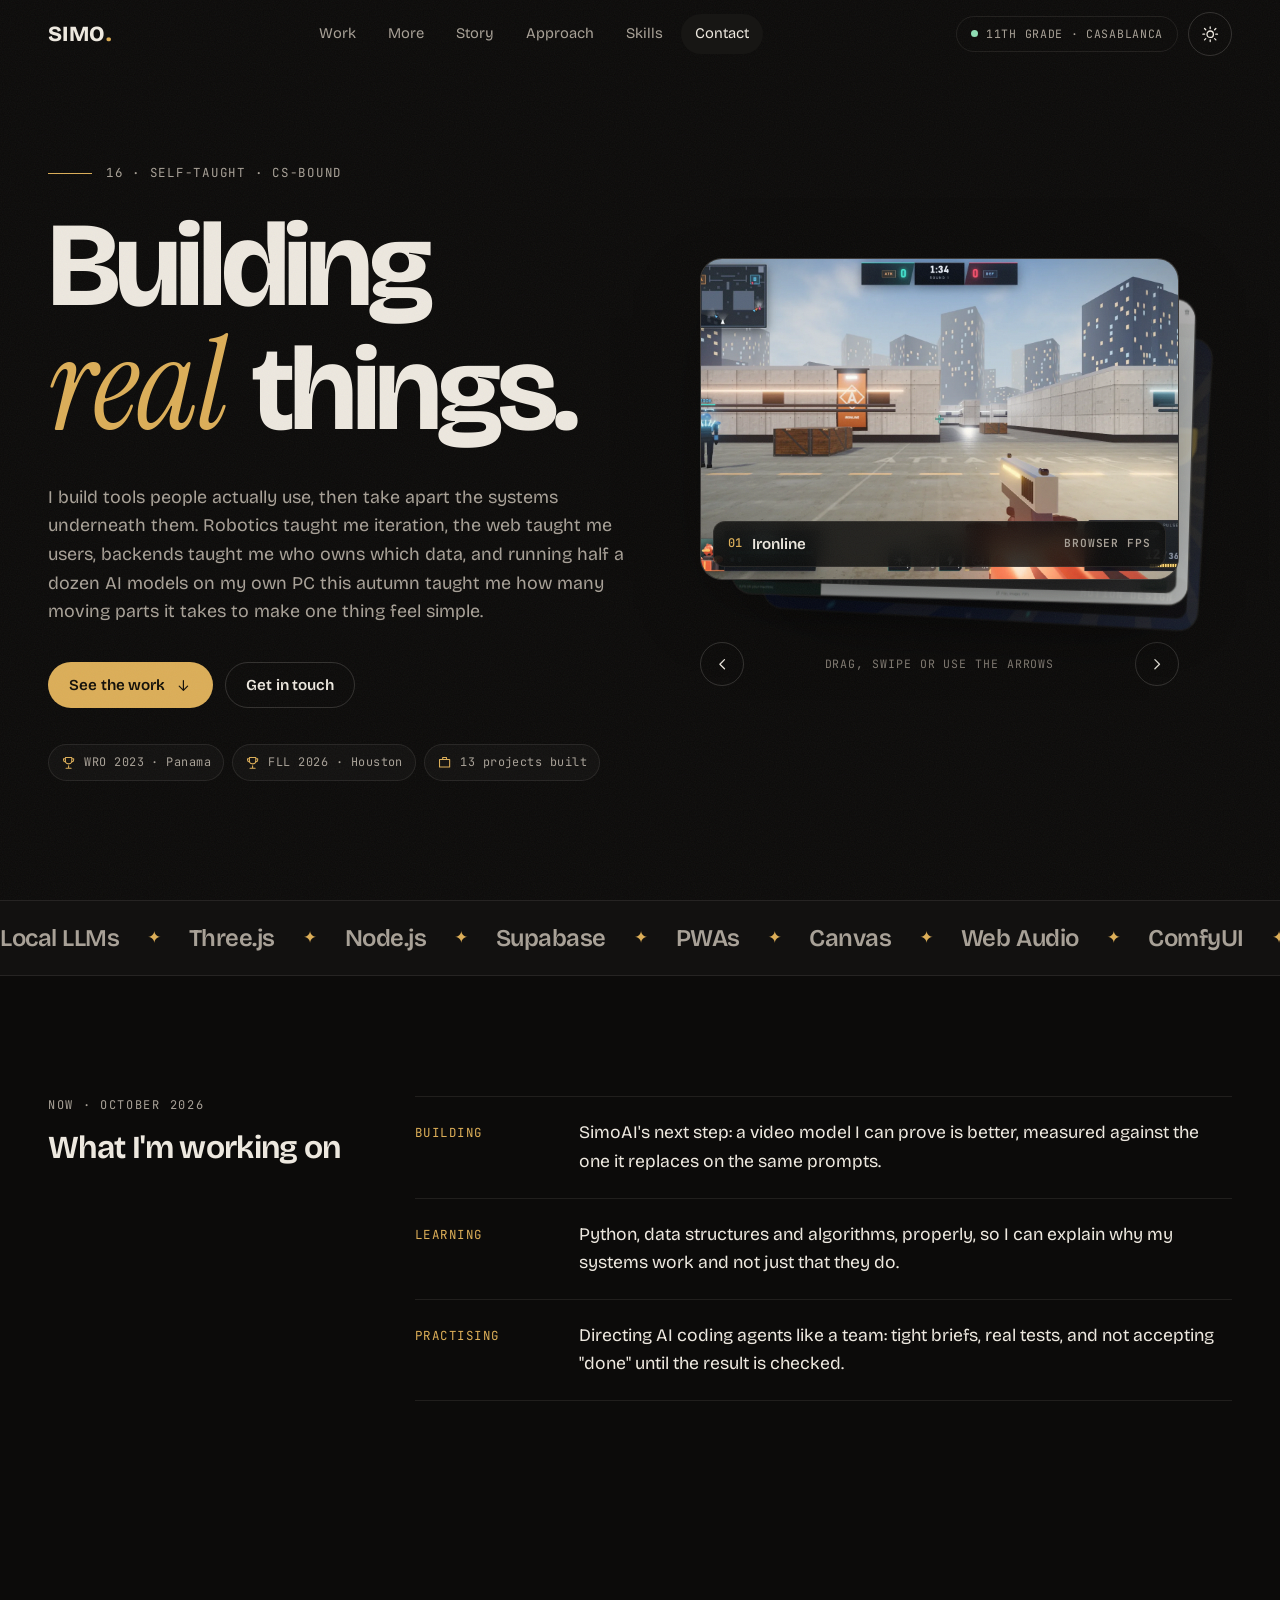
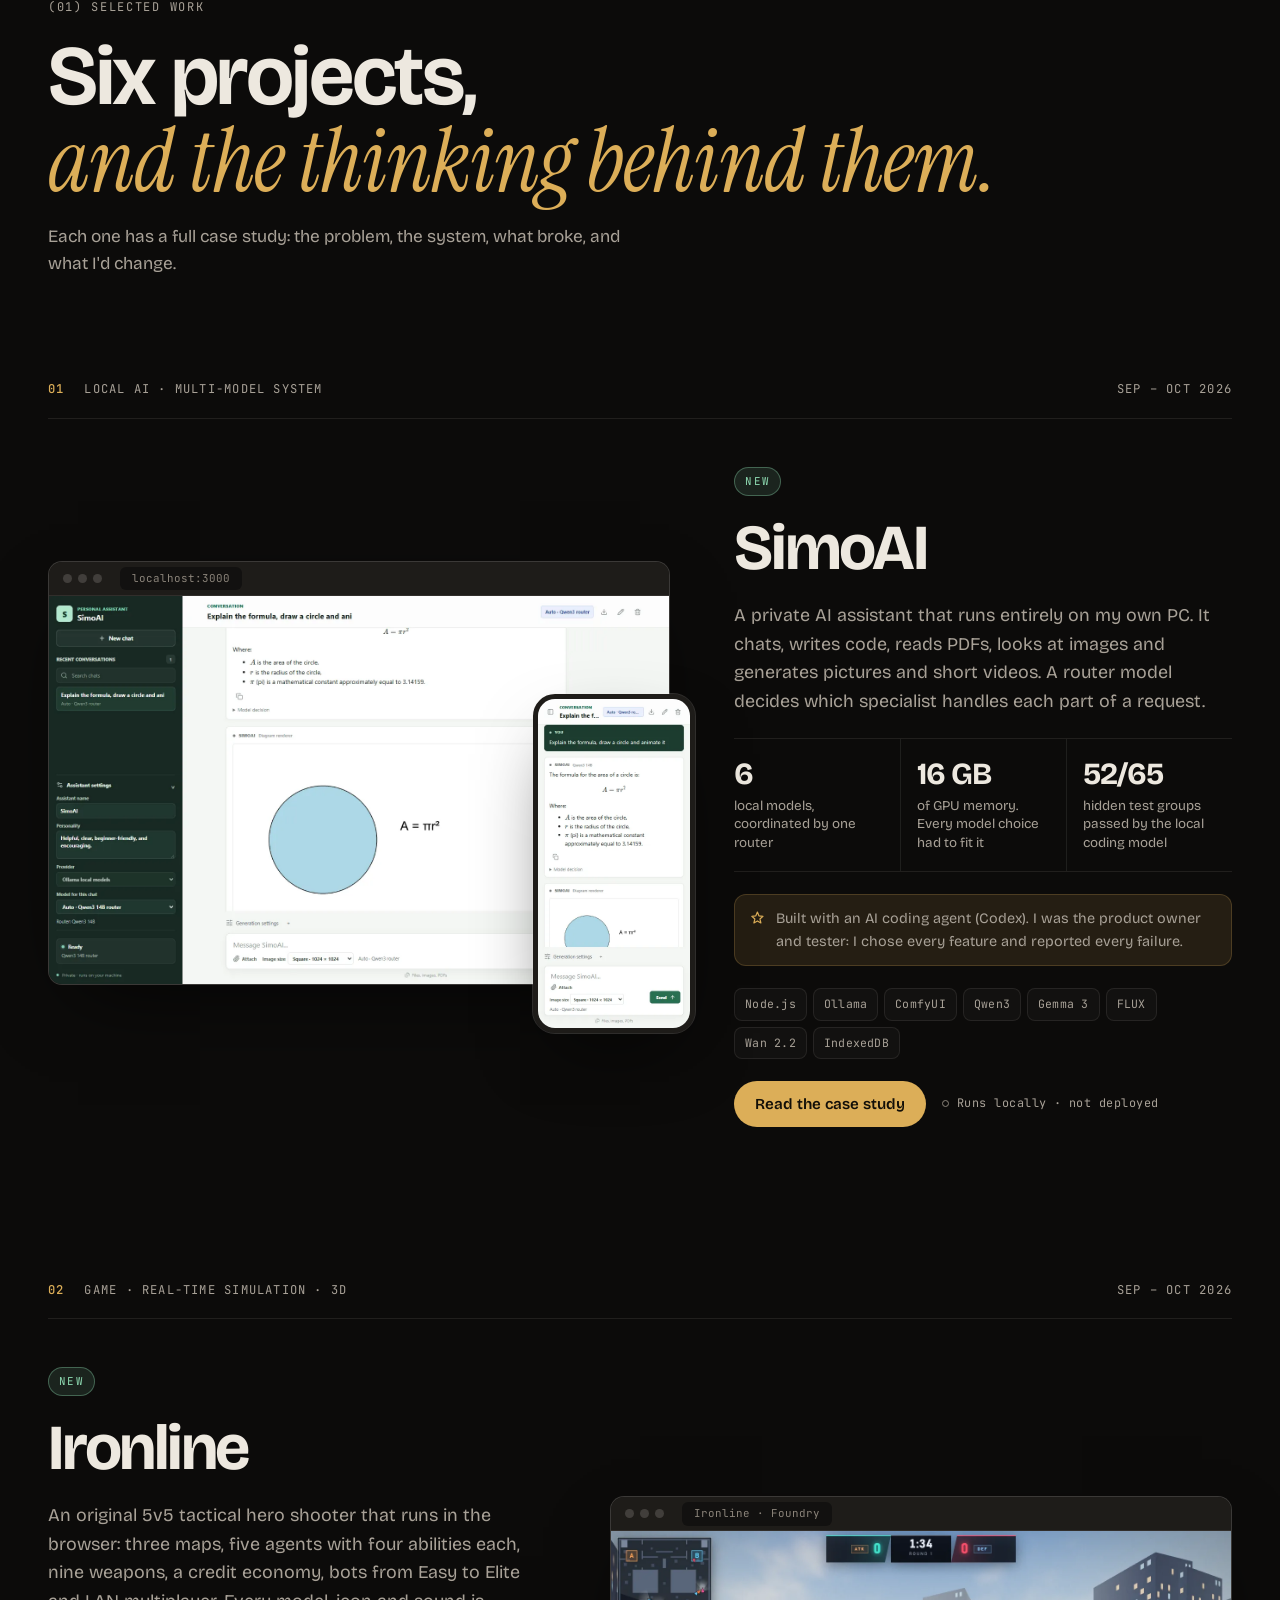
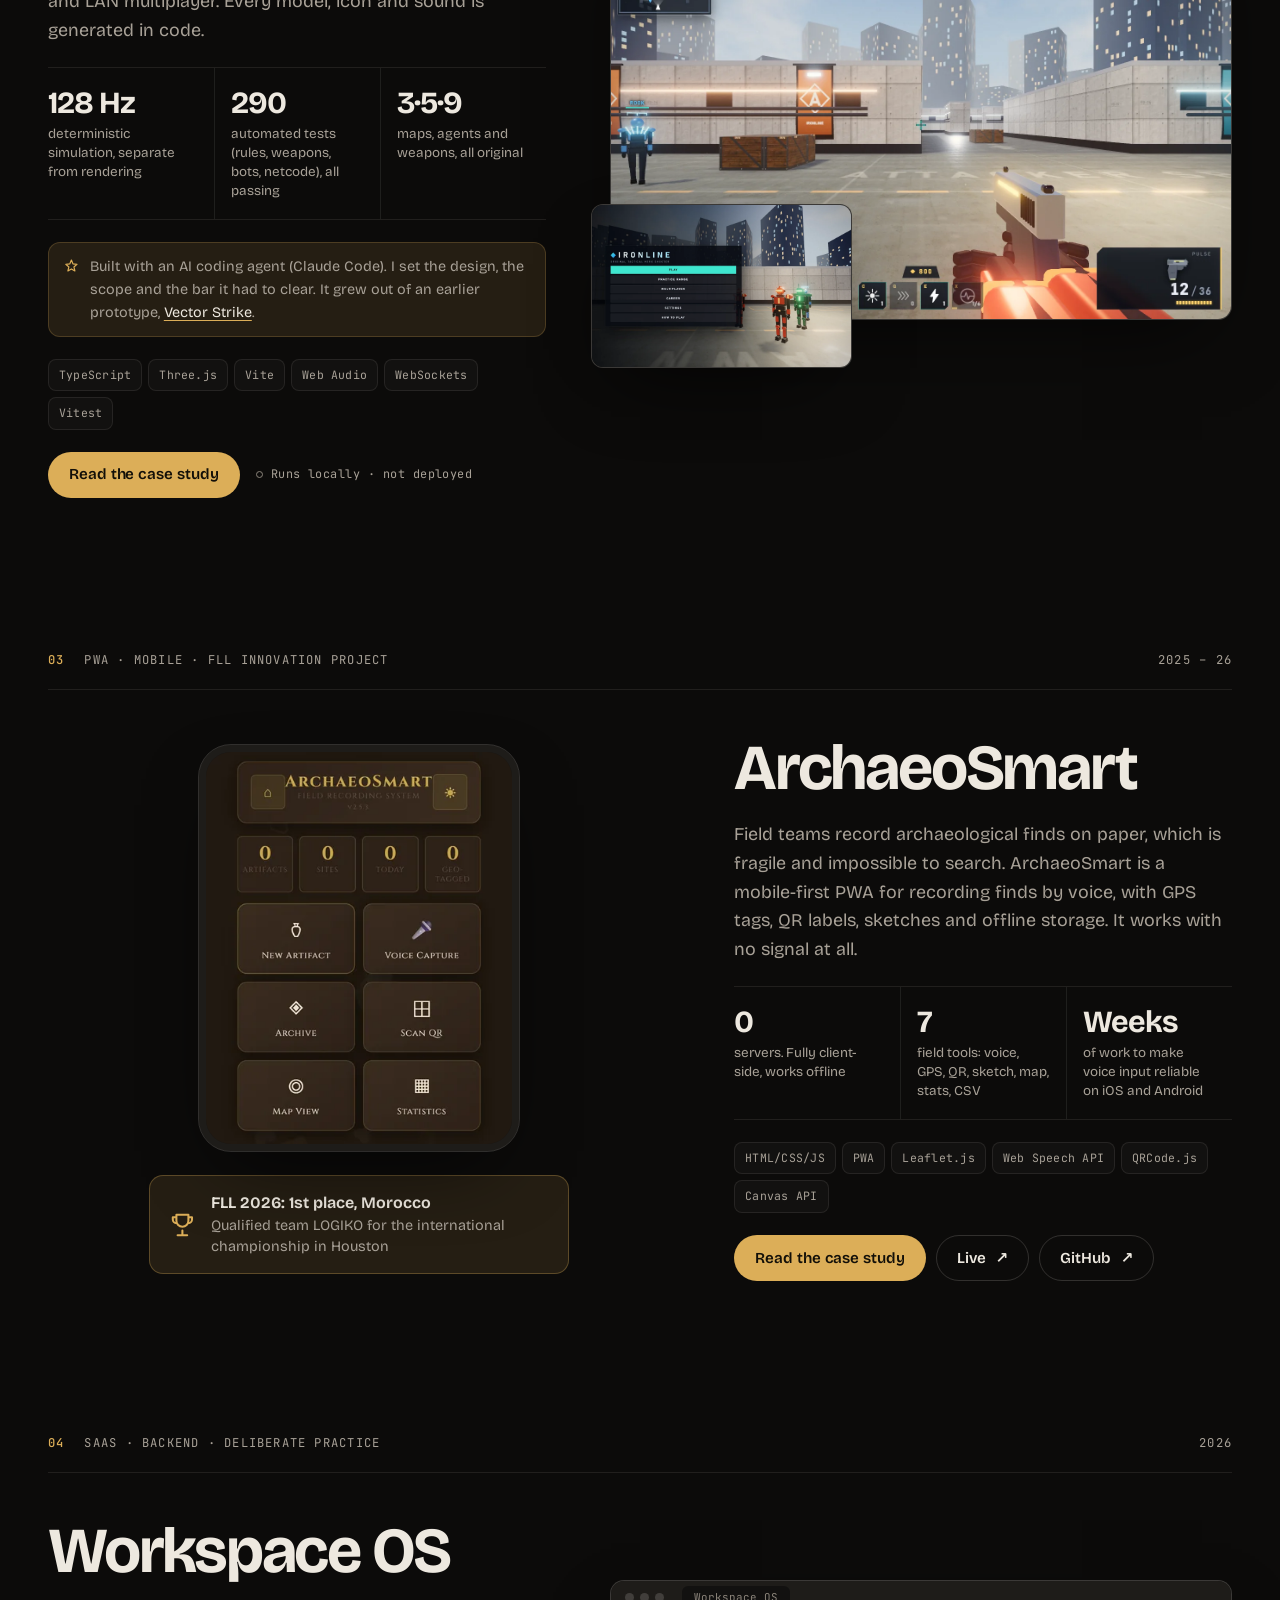
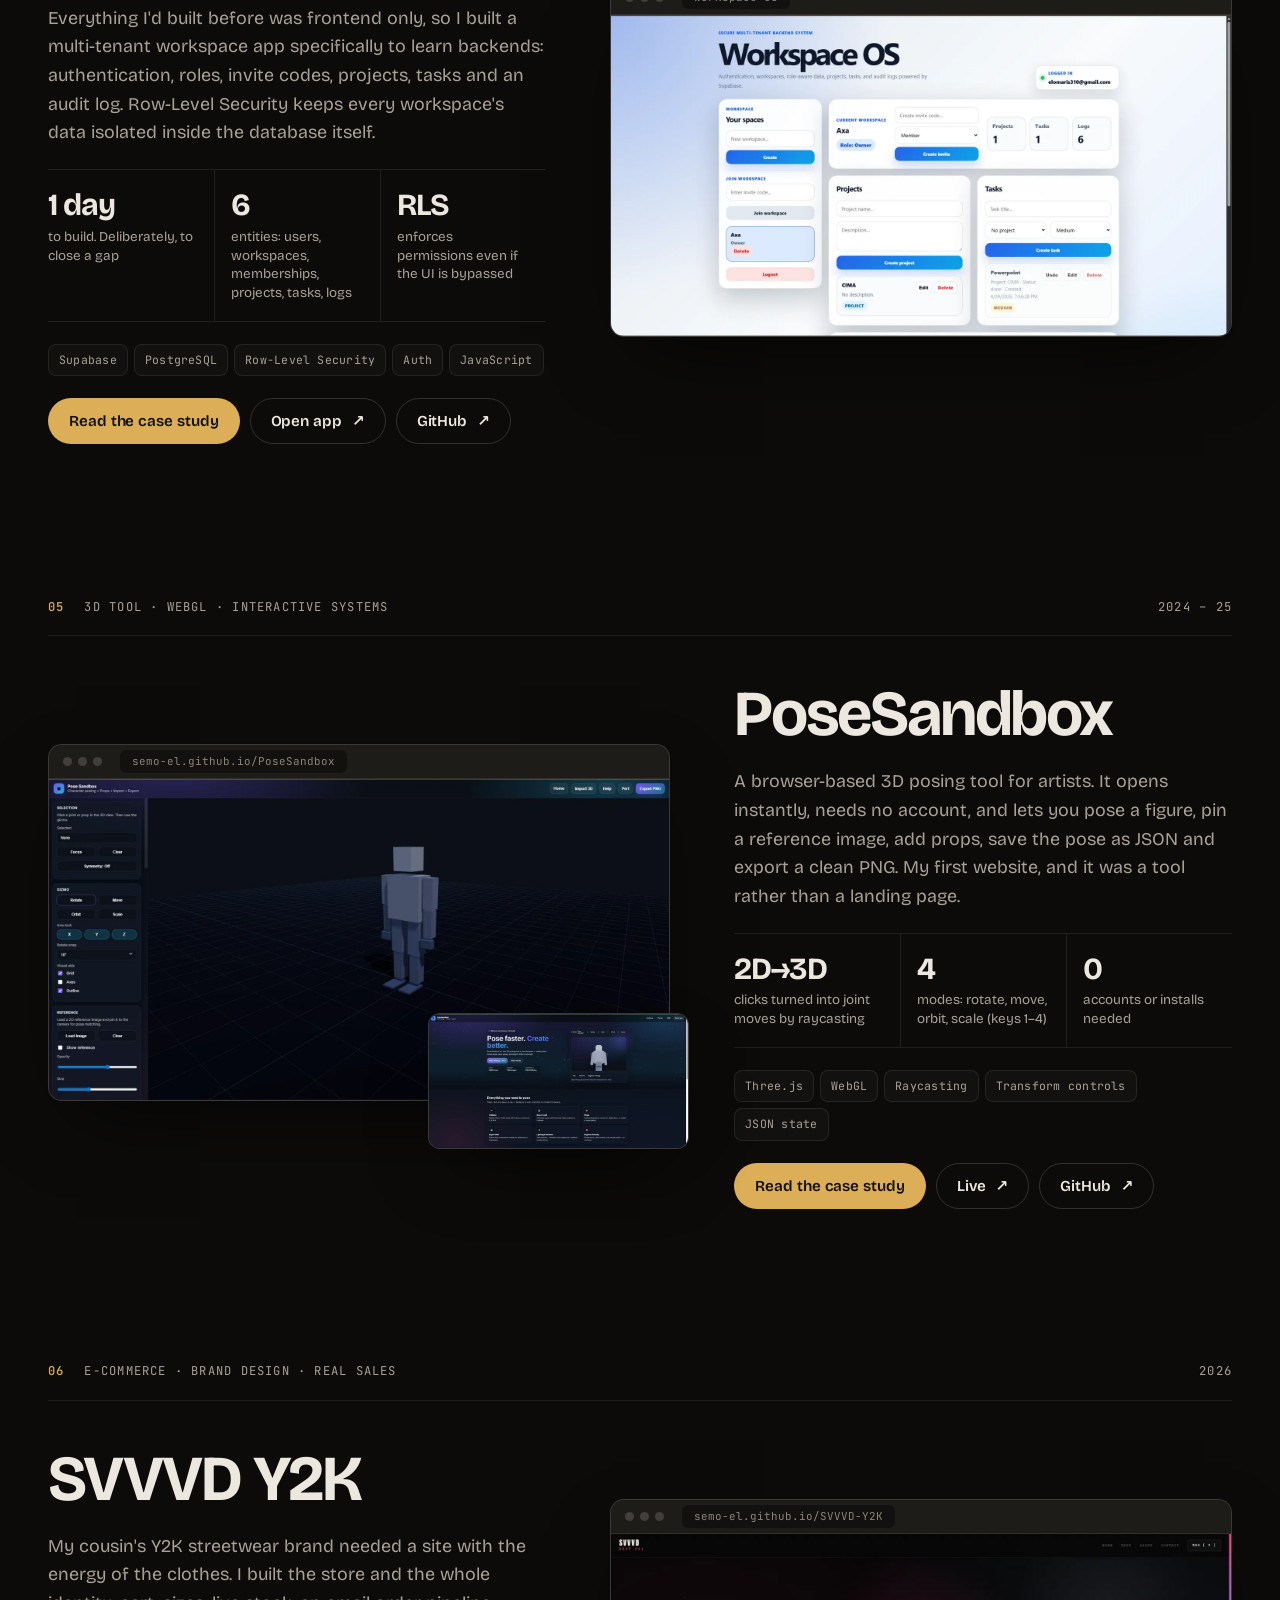
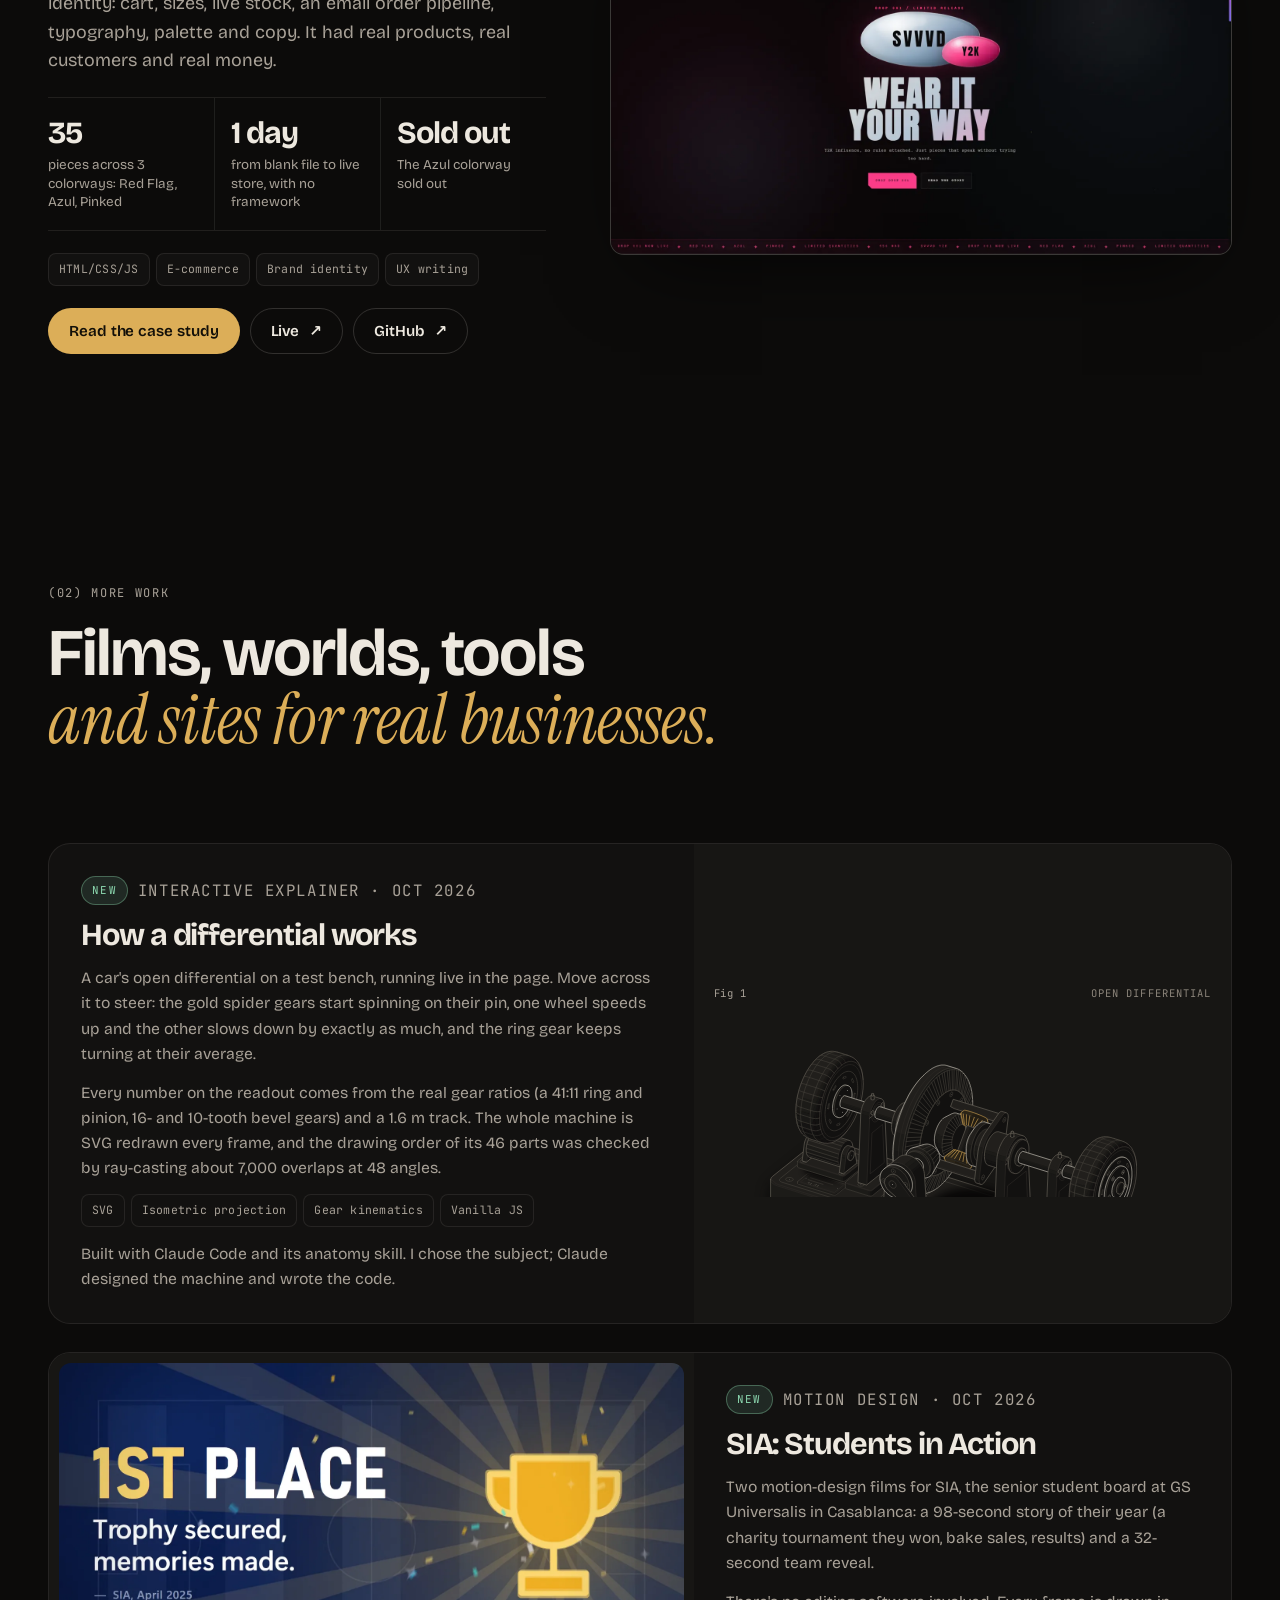
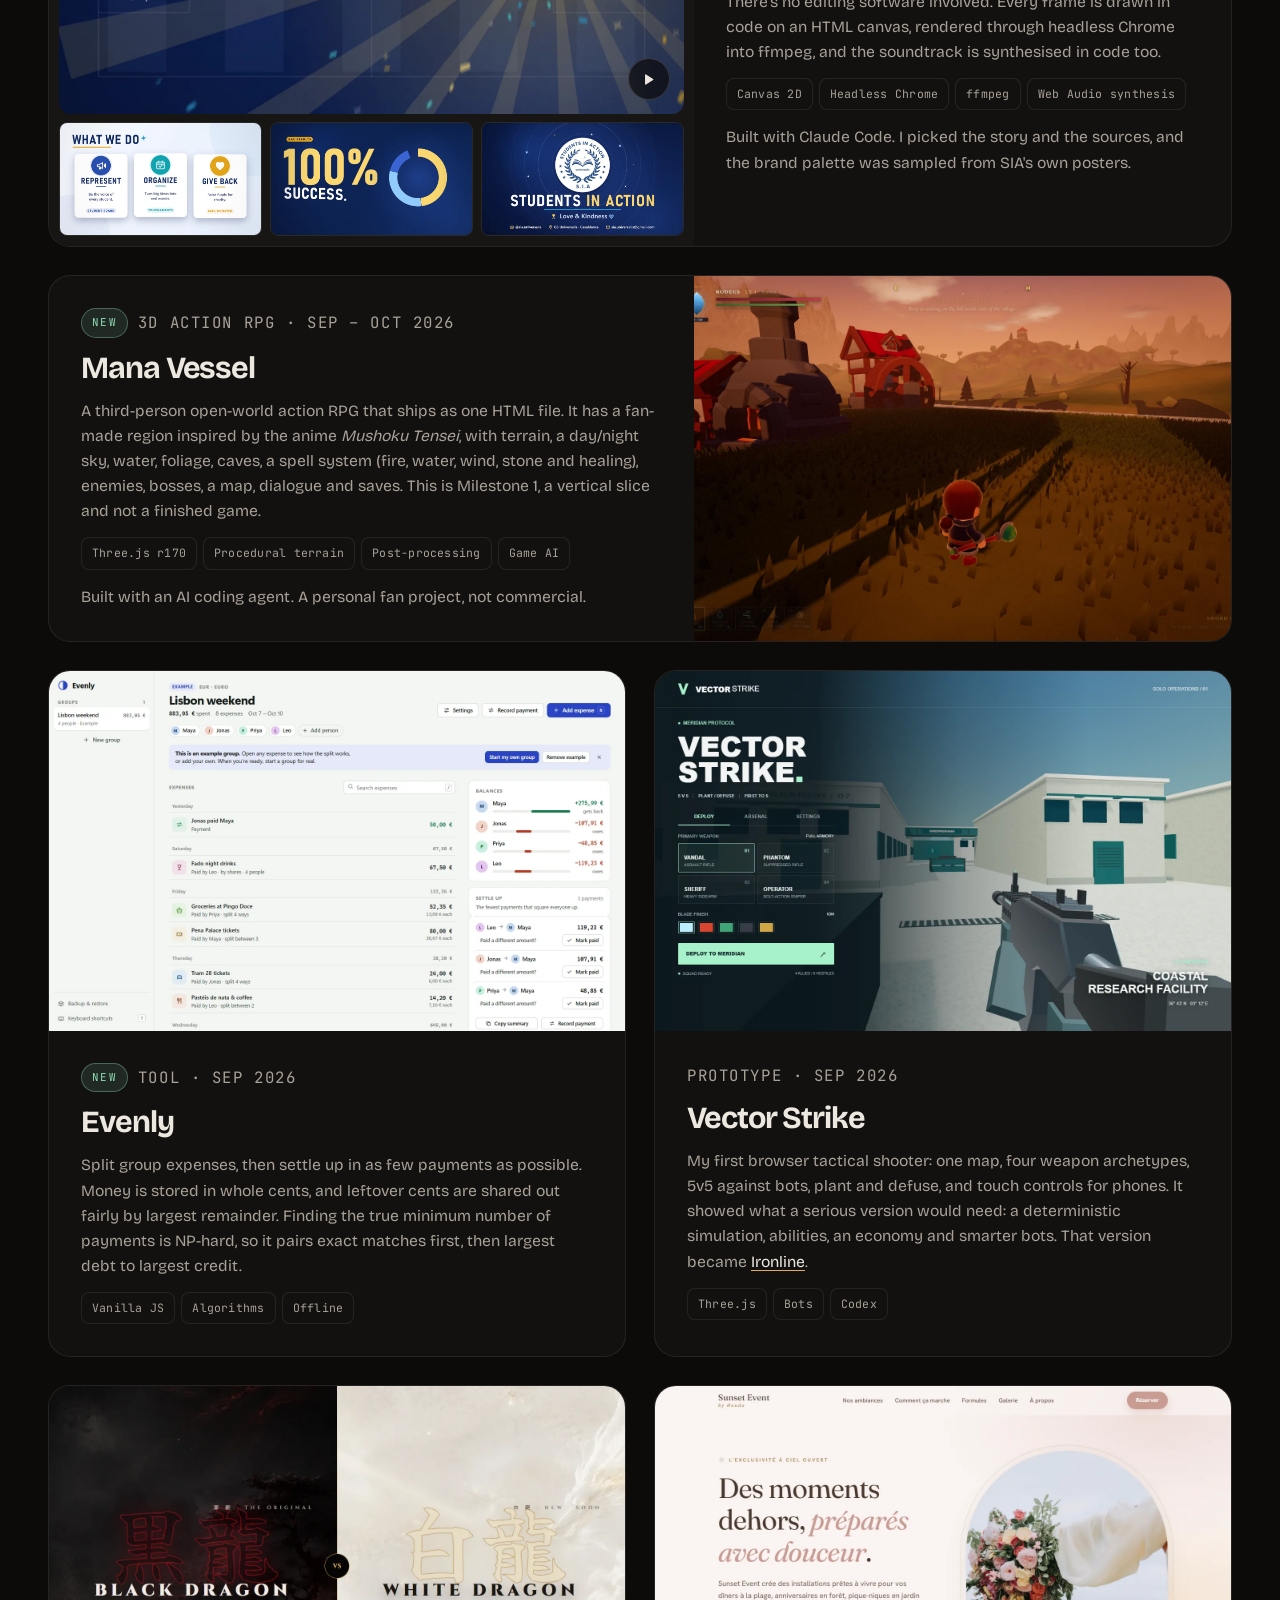
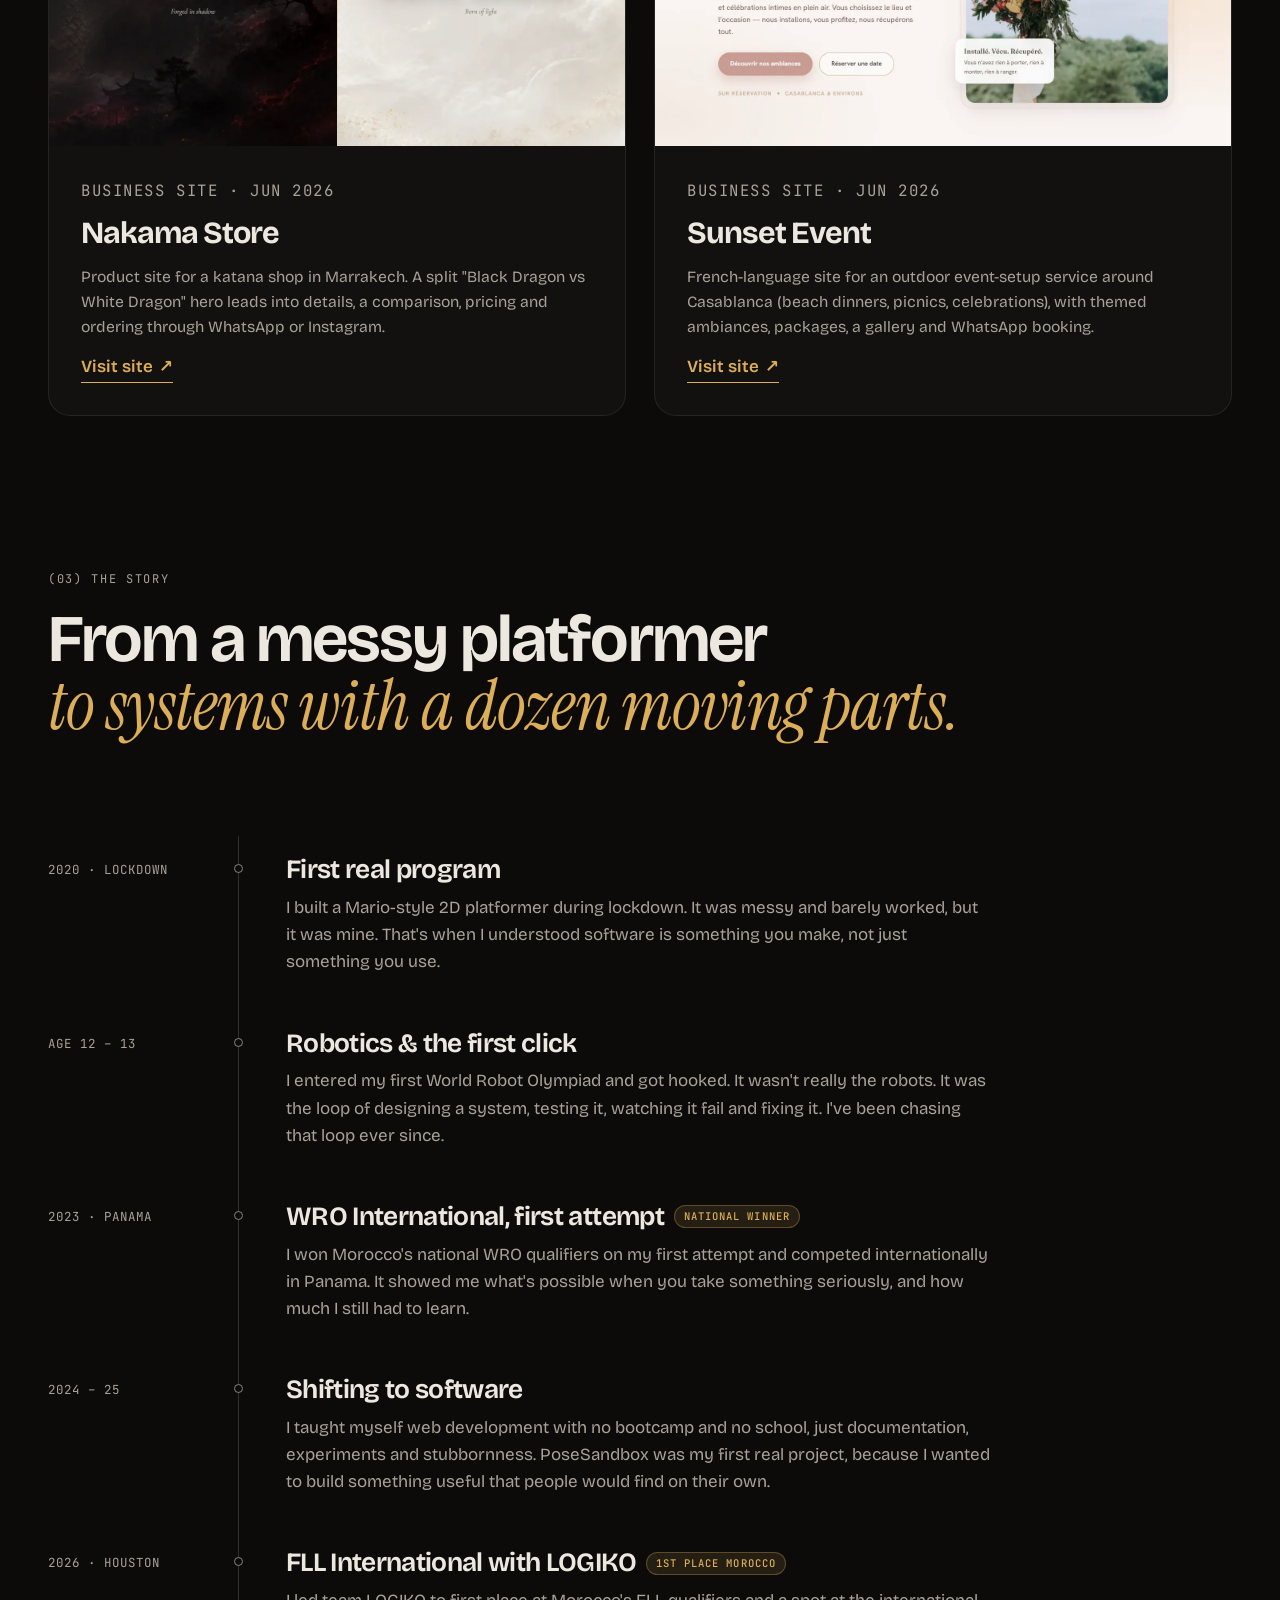
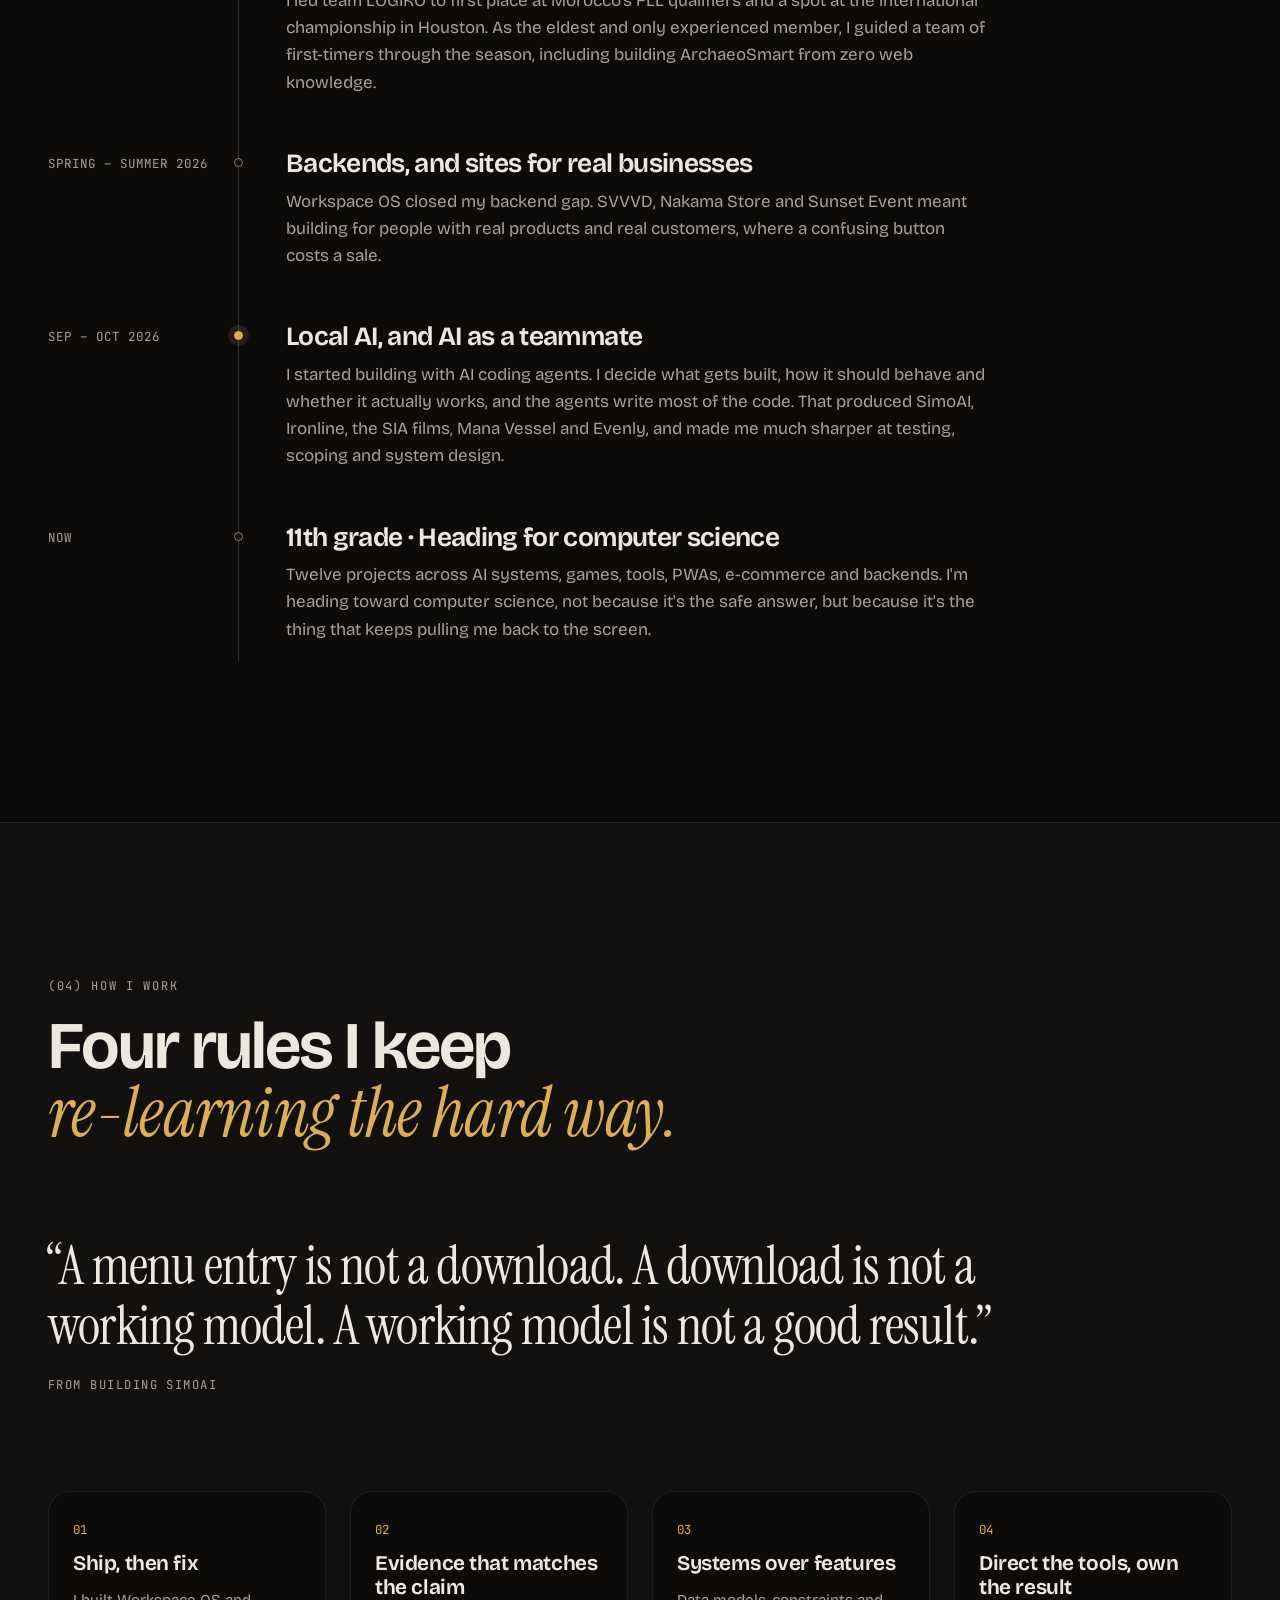
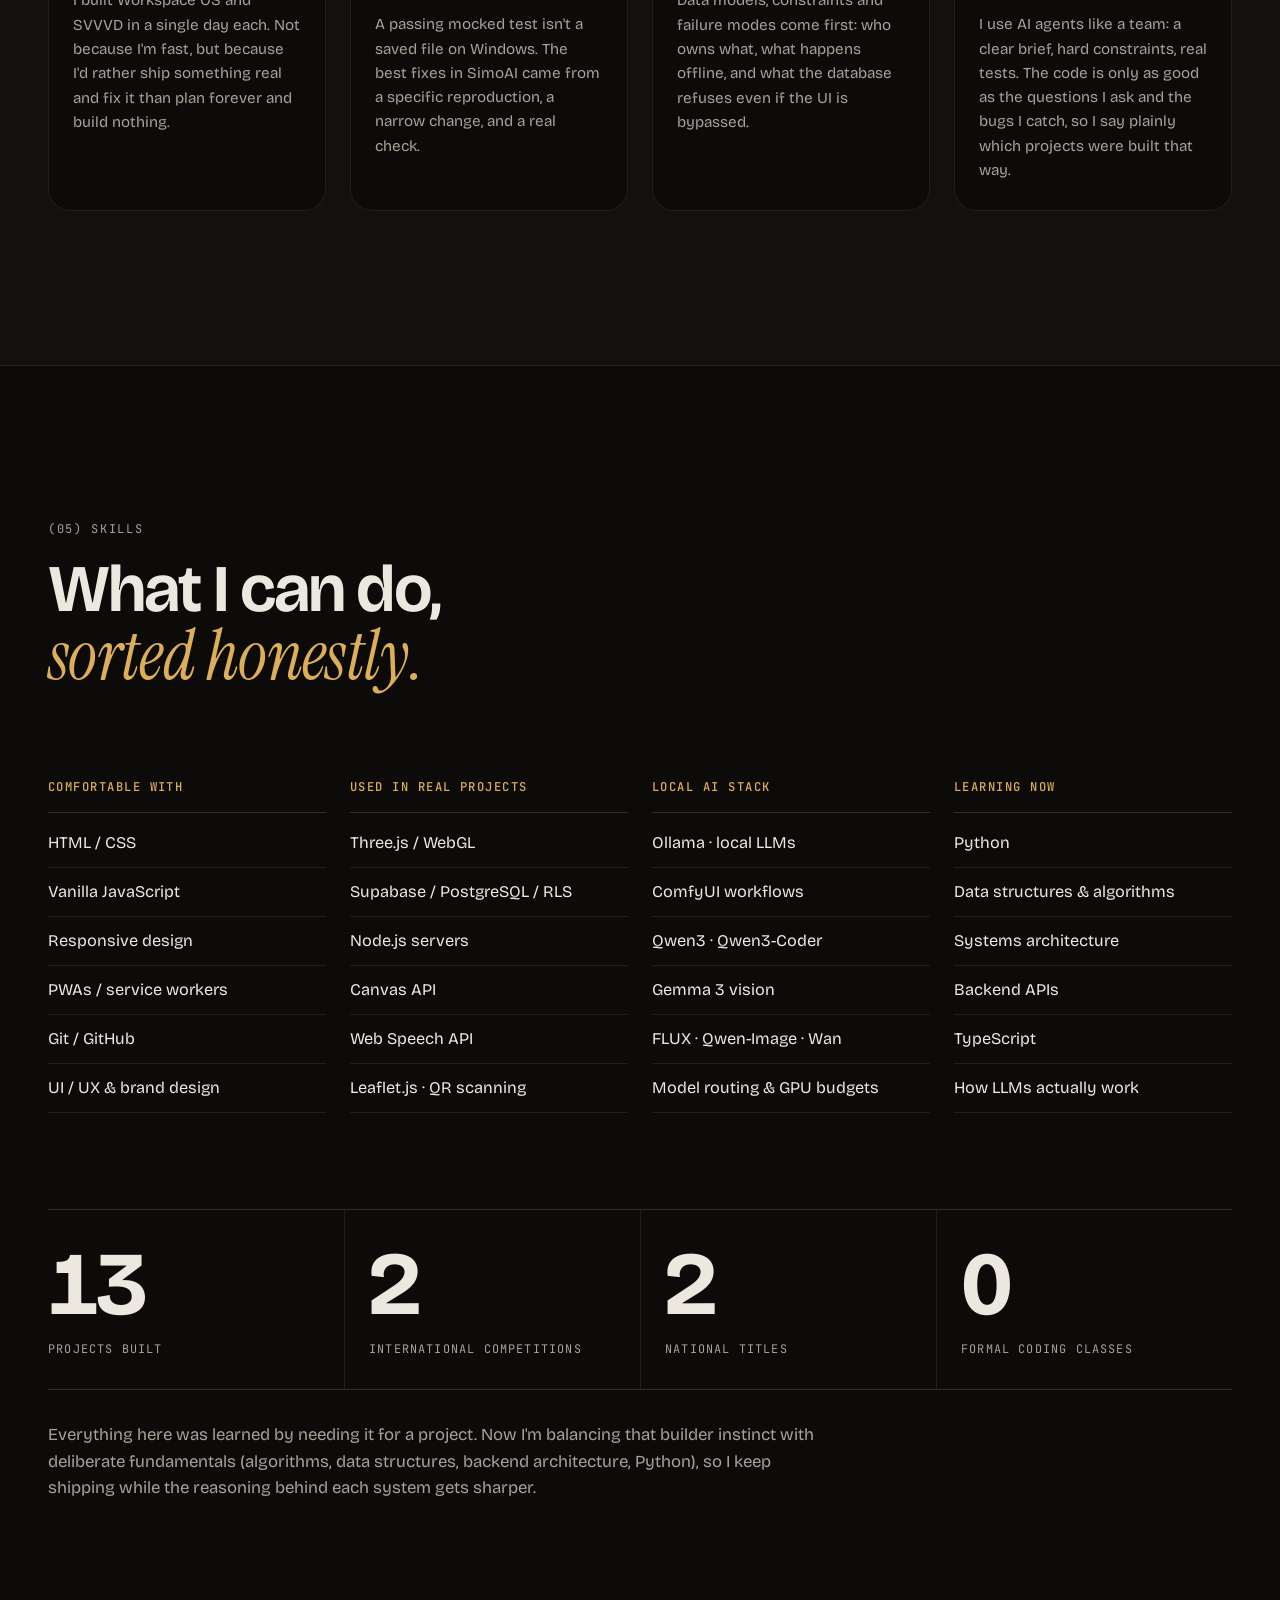
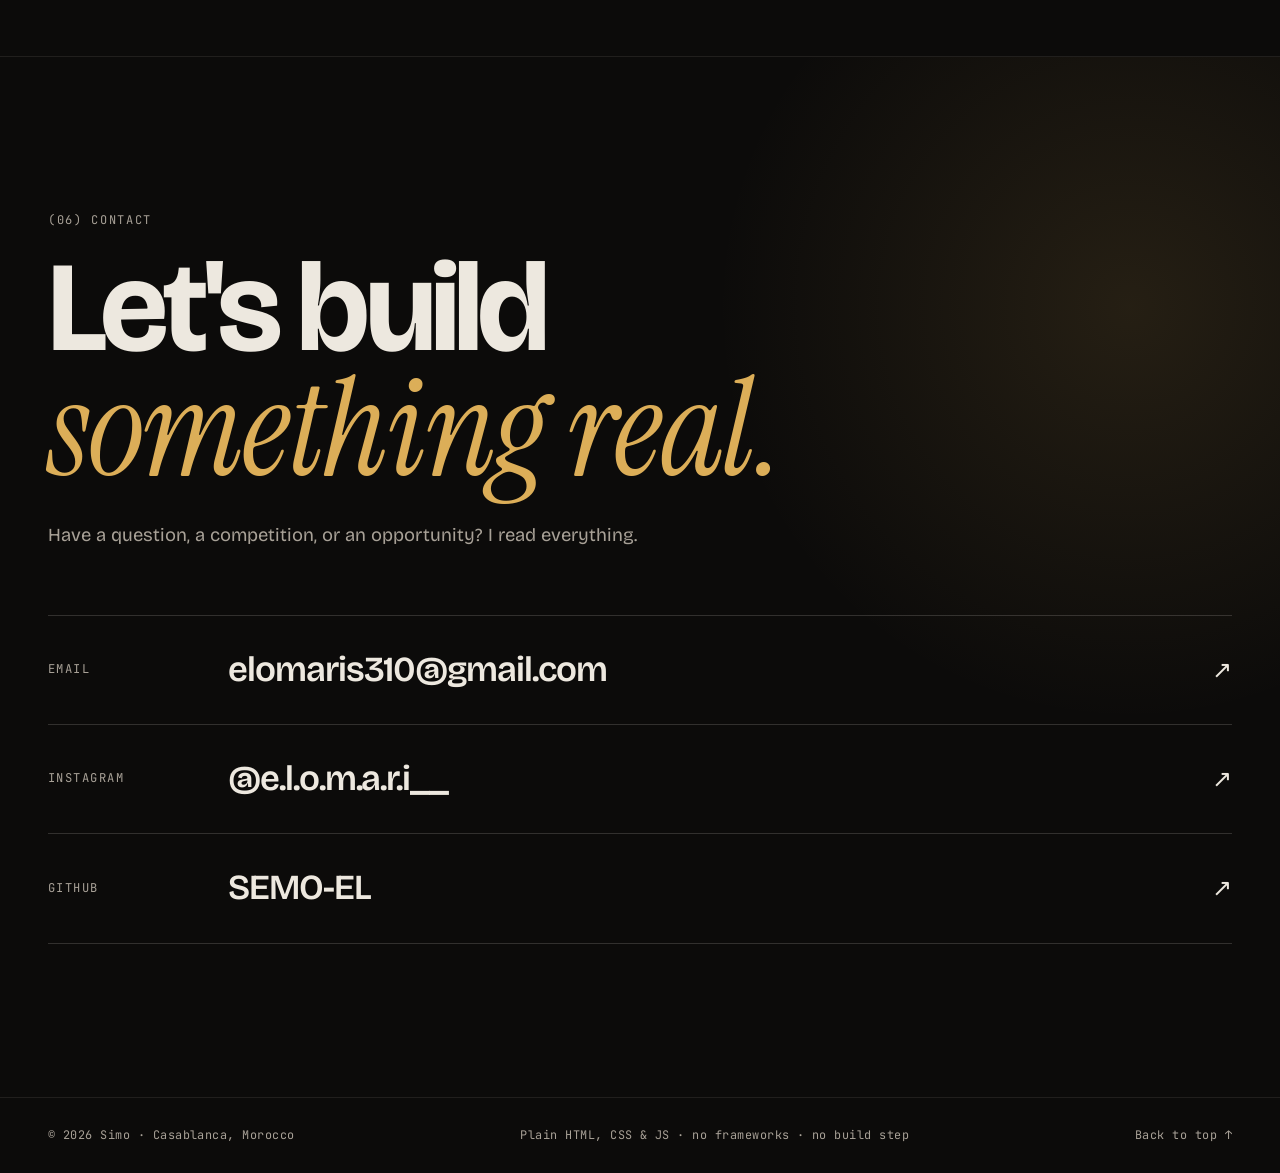
<file: index.html>
<!DOCTYPE html>
<html lang="en" data-theme="dark">
<head>
  <meta charset="UTF-8" />
  <meta name="viewport" content="width=device-width, initial-scale=1" />
  <title>Simo — Builder, 16, Casablanca</title>
  <meta name="description" content="Simo, a 16-year-old self-taught builder from Casablanca. Local AI systems, browser games, PWAs, backends and motion design: twelve projects, each with the reasoning behind it." />
  <meta name="theme-color" content="#0c0b0a" />
  <link rel="canonical" href="https://semo-el.github.io/Humble_Portfolio/" />

  <meta property="og:type" content="website" />
  <meta property="og:title" content="Simo — Building real things" />
  <meta property="og:description" content="Local AI systems, browser games, PWAs, backends and motion design, from a 16-year-old builder in Casablanca." />
  <meta property="og:url" content="https://semo-el.github.io/Humble_Portfolio/" />
  <meta property="og:image" content="https://semo-el.github.io/Humble_Portfolio/images/og-image.png" />
  <meta property="og:image:width" content="1200" />
  <meta property="og:image:height" content="630" />
  <meta name="twitter:card" content="summary_large_image" />

  <link rel="icon" href="favicon.svg" type="image/svg+xml" />
  <link rel="preconnect" href="https://fonts.googleapis.com" />
  <link rel="preconnect" href="https://fonts.gstatic.com" crossorigin />
  <link href="https://fonts.googleapis.com/css2?family=Bricolage+Grotesque:opsz,wght@12..96,300..800&family=Instrument+Serif:ital@0;1&family=JetBrains+Mono:wght@400;500&display=swap" rel="stylesheet" />
  <link rel="stylesheet" href="style.css" />

  <!-- Apply the saved theme before first paint to avoid a flash -->
  <script>
    document.documentElement.classList.add('js');
    try { var t = localStorage.getItem('simo-theme'); if (t === 'light' || t === 'dark') document.documentElement.dataset.theme = t; } catch (e) {}
  </script>
</head>
<body>
  <a class="skip" href="#main">Skip to content</a>
  <div class="progress" aria-hidden="true"><span id="progressBar"></span></div>

  <!-- ============================== NAV ============================== -->
  <header class="nav" id="nav">
    <div class="nav-inner wrap">
      <a class="logo" href="#top" aria-label="Simo, back to top">SIMO<span>.</span></a>

      <nav class="nav-links" aria-label="Main">
        <a href="#work">Work</a>
        <a href="#more">More</a>
        <a href="#story">Story</a>
        <a href="#approach">Approach</a>
        <a href="#skills">Skills</a>
        <a href="#contact">Contact</a>
      </nav>

      <div class="nav-right">
        <span class="status"><span class="status-dot" aria-hidden="true"></span>11th grade · Casablanca</span>
        <button class="icon-btn" id="themeToggle" type="button" aria-label="Switch to light theme">
          <svg class="i-sun" viewBox="0 0 24 24" aria-hidden="true"><circle cx="12" cy="12" r="4.2"/><path d="M12 2.5v2.2M12 19.3v2.2M4.6 4.6l1.6 1.6M17.8 17.8l1.6 1.6M2.5 12h2.2M19.3 12h2.2M4.6 19.4l1.6-1.6M17.8 6.2l1.6-1.6"/></svg>
          <svg class="i-moon" viewBox="0 0 24 24" aria-hidden="true"><path d="M20 14.5A8.5 8.5 0 0 1 9.5 4a8.5 8.5 0 1 0 10.5 10.5Z"/></svg>
        </button>
        <button class="icon-btn menu-btn" id="menuBtn" type="button" aria-label="Open menu" aria-expanded="false" aria-controls="mobileMenu">
          <svg viewBox="0 0 24 24" aria-hidden="true"><path d="M4 8h16M4 16h16"/></svg>
        </button>
      </div>
    </div>

    <div class="mobile-menu" id="mobileMenu" hidden>
      <nav aria-label="Mobile">
        <a href="#work">Work</a>
        <a href="#more">More work</a>
        <a href="#story">Story</a>
        <a href="#approach">Approach</a>
        <a href="#skills">Skills</a>
        <a href="#contact">Contact</a>
      </nav>
    </div>
  </header>

  <main id="main">
    <!-- ============================== HERO ============================== -->
    <section class="hero wrap" id="top">
      <div class="hero-copy">
        <p class="eyebrow reveal"><span class="rule" aria-hidden="true"></span>16 · Self-taught · CS-bound</p>
        <h1 class="hero-title">
          <span class="line"><span>Building</span></span>
          <span class="line"><span><em>real</em> things.</span></span>
        </h1>
        <p class="hero-lead reveal">
          I build tools people actually use, then take apart the systems underneath them. Robotics taught me iteration,
          the web taught me users, backends taught me who owns which data, and running half a dozen AI models on my own PC
          this autumn taught me how many moving parts it takes to make one thing feel simple.
        </p>
        <div class="hero-actions reveal">
          <a class="btn btn-primary" href="#work">See the work
            <svg viewBox="0 0 24 24" aria-hidden="true"><path d="M12 5v14M6 13l6 6 6-6"/></svg>
          </a>
          <a class="btn btn-ghost" href="#contact">Get in touch</a>
        </div>
        <ul class="hero-pills reveal" aria-label="Highlights">
          <li><svg viewBox="0 0 24 24" aria-hidden="true"><path d="M8 21h8M12 17v4M7 4h10v5a5 5 0 0 1-10 0V4ZM7 6H4v2a3 3 0 0 0 3 3M17 6h3v2a3 3 0 0 1-3 3"/></svg>WRO 2023 · Panama</li>
          <li><svg viewBox="0 0 24 24" aria-hidden="true"><path d="M8 21h8M12 17v4M7 4h10v5a5 5 0 0 1-10 0V4ZM7 6H4v2a3 3 0 0 0 3 3M17 6h3v2a3 3 0 0 1-3 3"/></svg>FLL 2026 · Houston</li>
          <li><svg viewBox="0 0 24 24" aria-hidden="true"><path d="M4 7h16v12H4zM9 7V4h6v3"/></svg>13 projects built</li>
        </ul>
      </div>

      <div class="deck-wrap reveal" aria-roledescription="carousel" aria-label="Project previews">
        <div class="deck" id="deck">
          <a class="deck-card" href="#ironline" data-i="0">
            <img src="images/ironline-match.webp" alt="Ironline first-person view at the start of a round, with minimap and HUD" width="1440" height="900" />
            <span class="deck-meta"><b>01</b> Ironline <i>Browser FPS</i></span>
          </a>
          <a class="deck-card" href="#simoai" data-i="1">
            <img src="images/simoai-auto.webp" alt="SimoAI answering a request with a written formula and a rendered circle diagram" width="1440" height="900" />
            <span class="deck-meta"><b>02</b> SimoAI <i>Local AI</i></span>
          </a>
          <a class="deck-card" href="#sia" data-i="2">
            <img src="images/sia-first-place.webp" alt="Frame from the SIA film: '1st place, trophy secured' over gold light rays" width="1600" height="900" />
            <span class="deck-meta"><b>03</b> SIA films <i>Motion design</i></span>
          </a>
          <a class="deck-card" href="#mana" data-i="3">
            <img src="images/mana-vessel-title.webp" alt="Mana Vessel title screen over a valley with a village and a river" width="1440" height="900" />
            <span class="deck-meta"><b>04</b> Mana Vessel <i>3D RPG</i></span>
          </a>
          <a class="deck-card" href="#posesandbox" data-i="4">
            <img src="images/posesandbox-app.webp" alt="PoseSandbox editor with a posable 3D figure on a grid" width="1600" height="829" />
            <span class="deck-meta"><b>05</b> PoseSandbox <i>3D tool</i></span>
          </a>
          <a class="deck-card" href="#svvvd" data-i="5">
            <img src="images/svvvd.webp" alt="SVVVD Y2K store homepage: 'Wear it your way'" width="1600" height="825" />
            <span class="deck-meta"><b>06</b> SVVVD Y2K <i>E-commerce</i></span>
          </a>
        </div>
        <div class="deck-ui">
          <button class="icon-btn" id="deckPrev" type="button" aria-label="Previous project">
            <svg viewBox="0 0 24 24" aria-hidden="true"><path d="M15 6l-6 6 6 6"/></svg>
          </button>
          <p class="deck-hint" id="deckHint"><span>Drag, swipe or use the arrows</span></p>
          <button class="icon-btn" id="deckNext" type="button" aria-label="Next project">
            <svg viewBox="0 0 24 24" aria-hidden="true"><path d="M9 6l6 6-6 6"/></svg>
          </button>
        </div>
      </div>
    </section>

    <!-- ============================== TICKER ============================== -->
    <div class="ticker" aria-hidden="true">
      <div class="ticker-track">
        <span>Local LLMs</span><span>Three.js</span><span>Node.js</span><span>Supabase</span><span>PWAs</span><span>Canvas</span><span>Web Audio</span><span>ComfyUI</span><span>Ollama</span><span>WebGL</span><span>Robotics</span><span>Brand design</span>
        <span>Local LLMs</span><span>Three.js</span><span>Node.js</span><span>Supabase</span><span>PWAs</span><span>Canvas</span><span>Web Audio</span><span>ComfyUI</span><span>Ollama</span><span>WebGL</span><span>Robotics</span><span>Brand design</span>
      </div>
    </div>

    <!-- ============================== NOW ============================== -->
    <section class="now wrap" aria-labelledby="now-title">
      <div class="now-head reveal">
        <p class="label">Now · October 2026</p>
        <h2 id="now-title" class="h-sm">What I'm working on</h2>
      </div>
      <ul class="now-list">
        <li class="reveal"><span class="now-k">Building</span><span>SimoAI's next step: a video model I can prove is better, measured against the one it replaces on the same prompts.</span></li>
        <li class="reveal"><span class="now-k">Learning</span><span>Python, data structures and algorithms, properly, so I can explain why my systems work and not just that they do.</span></li>
        <li class="reveal"><span class="now-k">Practising</span><span>Directing AI coding agents like a team: tight briefs, real tests, and not accepting "done" until the result is checked.</span></li>
      </ul>
    </section>

    <!-- ============================== SELECTED WORK ============================== -->
    <section class="work" id="work" aria-labelledby="work-title">
      <div class="section-head wrap reveal">
        <p class="label">(01) Selected work</p>
        <h2 id="work-title" class="h-xl">Six projects,<br /><em>and the thinking behind them.</em></h2>
        <p class="section-sub">Each one has a full case study: the problem, the system, what broke, and what I'd change.</p>
      </div>

      <!-- ---------- 01 SimoAI ---------- -->
      <article class="case wrap" id="simoai" aria-labelledby="simoai-title">
        <header class="case-top reveal">
          <span class="case-num">01</span>
          <span class="case-cat">Local AI · Multi-model system</span>
          <span class="case-year">Sep – Oct 2026</span>
        </header>
        <div class="case-grid">
          <div class="case-media reveal">
            <figure class="shot shot-browser">
              <div class="shot-bar" aria-hidden="true"><i></i><i></i><i></i><span>localhost:3000</span></div>
              <img src="images/simoai-auto.webp" alt="SimoAI in Auto mode: one request returns a written explanation of the circle area formula, then a rendered diagram" width="1440" height="900" loading="lazy" />
            </figure>
            <figure class="shot shot-phone">
              <img src="images/simoai-mobile.webp" alt="SimoAI on a phone-sized screen showing the same conversation" width="390" height="844" loading="lazy" />
            </figure>
          </div>
          <div class="case-body reveal">
            <span class="badge badge-new">New</span>
            <h3 id="simoai-title" class="case-title">SimoAI</h3>
            <p class="case-lead">A private AI assistant that runs entirely on my own PC. It chats, writes code, reads PDFs, looks at images and generates pictures and short videos. A router model decides which specialist handles each part of a request.</p>
            <dl class="facts">
              <div><dt>6</dt><dd>local models, coordinated by one router</dd></div>
              <div><dt>16&nbsp;GB</dt><dd>of GPU memory. Every model choice had to fit it</dd></div>
              <div><dt>52/65</dt><dd>hidden test groups passed by the local coding model</dd></div>
            </dl>
            <p class="built"><svg viewBox="0 0 24 24" aria-hidden="true"><path d="M12 3l2.2 5.3L20 9l-4.4 3.8L17 18.5 12 15.6 7 18.5l1.4-5.7L4 9l5.8-.7Z"/></svg><span>Built with an AI coding agent (Codex). I was the product owner and tester: I chose every feature and reported every failure.</span></p>
            <ul class="chips" aria-label="Stack"><li>Node.js</li><li>Ollama</li><li>ComfyUI</li><li>Qwen3</li><li>Gemma 3</li><li>FLUX</li><li>Wan 2.2</li><li>IndexedDB</li></ul>
            <div class="case-actions">
              <button class="btn btn-primary" type="button" data-case="simoai" aria-label="Read the SimoAI case study">Read the case study</button>
              <span class="note-local"><span class="dot-local" aria-hidden="true"></span>Runs locally · not deployed</span>
            </div>
          </div>
        </div>
      </article>

      <!-- ---------- 02 Ironline ---------- -->
      <article class="case case-flip wrap" id="ironline" aria-labelledby="ironline-title">
        <header class="case-top reveal">
          <span class="case-num">02</span>
          <span class="case-cat">Game · Real-time simulation · 3D</span>
          <span class="case-year">Sep – Oct 2026</span>
        </header>
        <div class="case-grid">
          <div class="case-media reveal">
            <figure class="shot shot-browser">
              <div class="shot-bar" aria-hidden="true"><i></i><i></i><i></i><span>Ironline · Foundry</span></div>
              <img src="images/ironline-match.webp" alt="Ironline gameplay: first-person pistol, a teammate, the A site sign, minimap, score and ability bar" width="1440" height="900" loading="lazy" />
            </figure>
            <figure class="shot shot-inset">
              <img src="images/ironline-menu.webp" alt="Ironline main menu with robot agents standing on the map" width="1440" height="900" loading="lazy" />
            </figure>
          </div>
          <div class="case-body reveal">
            <span class="badge badge-new">New</span>
            <h3 id="ironline-title" class="case-title">Ironline</h3>
            <p class="case-lead">An original 5v5 tactical hero shooter that runs in the browser: three maps, five agents with four abilities each, nine weapons, a credit economy, bots from Easy to Elite and LAN multiplayer. Every model, icon and sound is generated in code.</p>
            <dl class="facts">
              <div><dt>128&nbsp;Hz</dt><dd>deterministic simulation, separate from rendering</dd></div>
              <div><dt>290</dt><dd>automated tests (rules, weapons, bots, netcode), all passing</dd></div>
              <div><dt>3·5·9</dt><dd>maps, agents and weapons, all original</dd></div>
            </dl>
            <p class="built"><svg viewBox="0 0 24 24" aria-hidden="true"><path d="M12 3l2.2 5.3L20 9l-4.4 3.8L17 18.5 12 15.6 7 18.5l1.4-5.7L4 9l5.8-.7Z"/></svg><span>Built with an AI coding agent (Claude Code). I set the design, the scope and the bar it had to clear. It grew out of an earlier prototype, <a href="#vector">Vector Strike</a>.</span></p>
            <ul class="chips" aria-label="Stack"><li>TypeScript</li><li>Three.js</li><li>Vite</li><li>Web Audio</li><li>WebSockets</li><li>Vitest</li></ul>
            <div class="case-actions">
              <button class="btn btn-primary" type="button" data-case="ironline" aria-label="Read the Ironline case study">Read the case study</button>
              <span class="note-local"><span class="dot-local" aria-hidden="true"></span>Runs locally · not deployed</span>
            </div>
          </div>
        </div>
      </article>

      <!-- ---------- 03 ArchaeoSmart ---------- -->
      <article class="case wrap" id="archaeosmart" aria-labelledby="archaeosmart-title">
        <header class="case-top reveal">
          <span class="case-num">03</span>
          <span class="case-cat">PWA · Mobile · FLL innovation project</span>
          <span class="case-year">2025 – 26</span>
        </header>
        <div class="case-grid">
          <div class="case-media case-media-phone reveal">
            <figure class="shot shot-phone shot-phone-lg">
              <img src="images/archaeosmart-mobile.webp" alt="ArchaeoSmart home screen on a phone: counters and six tool tiles" width="390" height="500" loading="lazy" />
            </figure>
            <div class="award">
              <svg viewBox="0 0 24 24" aria-hidden="true"><path d="M8 21h8M12 17v4M7 4h10v5a5 5 0 0 1-10 0V4ZM7 6H4v2a3 3 0 0 0 3 3M17 6h3v2a3 3 0 0 1-3 3"/></svg>
              <p><b>FLL 2026: 1st place, Morocco</b><span>Qualified team LOGIKO for the international championship in Houston</span></p>
            </div>
          </div>
          <div class="case-body reveal">
            <h3 id="archaeosmart-title" class="case-title">ArchaeoSmart</h3>
            <p class="case-lead">Field teams record archaeological finds on paper, which is fragile and impossible to search. ArchaeoSmart is a mobile-first PWA for recording finds by voice, with GPS tags, QR labels, sketches and offline storage. It works with no signal at all.</p>
            <dl class="facts">
              <div><dt>0</dt><dd>servers. Fully client-side, works offline</dd></div>
              <div><dt>7</dt><dd>field tools: voice, GPS, QR, sketch, map, stats, CSV</dd></div>
              <div><dt>Weeks</dt><dd>of work to make voice input reliable on iOS and Android</dd></div>
            </dl>
            <ul class="chips" aria-label="Stack"><li>HTML/CSS/JS</li><li>PWA</li><li>Leaflet.js</li><li>Web Speech API</li><li>QRCode.js</li><li>Canvas API</li></ul>
            <div class="case-actions">
              <button class="btn btn-primary" type="button" data-case="archaeosmart" aria-label="Read the ArchaeoSmart case study">Read the case study</button>
              <a class="btn btn-ghost" href="https://semo-el.github.io/ArchaeoSmart_V2/" target="_blank" rel="noopener" aria-label="ArchaeoSmart: live site (opens in a new tab)">Live <span aria-hidden="true">↗</span></a>
              <a class="btn btn-ghost" href="https://github.com/SEMO-EL/ArchaeoSmart_V2" target="_blank" rel="noopener" aria-label="ArchaeoSmart: GitHub (opens in a new tab)">GitHub <span aria-hidden="true">↗</span></a>
            </div>
          </div>
        </div>
      </article>

      <!-- ---------- 04 Workspace OS ---------- -->
      <article class="case case-flip wrap" id="workspace" aria-labelledby="workspace-title">
        <header class="case-top reveal">
          <span class="case-num">04</span>
          <span class="case-cat">SaaS · Backend · Deliberate practice</span>
          <span class="case-year">2026</span>
        </header>
        <div class="case-grid">
          <div class="case-media reveal">
            <figure class="shot shot-browser">
              <div class="shot-bar" aria-hidden="true"><i></i><i></i><i></i><span>Workspace OS</span></div>
              <img src="images/workspace-os.webp" alt="Workspace OS dashboard: workspaces with roles, invite codes, projects and tasks" width="1600" height="829" loading="lazy" />
            </figure>
          </div>
          <div class="case-body reveal">
            <h3 id="workspace-title" class="case-title">Workspace OS</h3>
            <p class="case-lead">Everything I'd built before was frontend only, so I built a multi-tenant workspace app specifically to learn backends: authentication, roles, invite codes, projects, tasks and an audit log. Row-Level Security keeps every workspace's data isolated inside the database itself.</p>
            <dl class="facts">
              <div><dt>1&nbsp;day</dt><dd>to build. Deliberately, to close a gap</dd></div>
              <div><dt>6</dt><dd>entities: users, workspaces, memberships, projects, tasks, logs</dd></div>
              <div><dt>RLS</dt><dd>enforces permissions even if the UI is bypassed</dd></div>
            </dl>
            <ul class="chips" aria-label="Stack"><li>Supabase</li><li>PostgreSQL</li><li>Row-Level Security</li><li>Auth</li><li>JavaScript</li></ul>
            <div class="case-actions">
              <button class="btn btn-primary" type="button" data-case="workspace" aria-label="Read the Workspace OS case study">Read the case study</button>
              <a class="btn btn-ghost" href="https://semo-el.github.io/Workspace_OS/" target="_blank" rel="noopener" aria-label="Workspace OS: Open app (opens in a new tab)">Open app <span aria-hidden="true">↗</span></a>
              <a class="btn btn-ghost" href="https://github.com/SEMO-EL/Workspace_OS" target="_blank" rel="noopener" aria-label="Workspace OS: GitHub (opens in a new tab)">GitHub <span aria-hidden="true">↗</span></a>
            </div>
          </div>
        </div>
      </article>

      <!-- ---------- 05 PoseSandbox ---------- -->
      <article class="case wrap" id="posesandbox" aria-labelledby="posesandbox-title">
        <header class="case-top reveal">
          <span class="case-num">05</span>
          <span class="case-cat">3D tool · WebGL · Interactive systems</span>
          <span class="case-year">2024 – 25</span>
        </header>
        <div class="case-grid">
          <div class="case-media reveal">
            <figure class="shot shot-browser">
              <div class="shot-bar" aria-hidden="true"><i></i><i></i><i></i><span>semo-el.github.io/PoseSandbox</span></div>
              <img src="images/posesandbox-app.webp" alt="PoseSandbox editor: selection, gizmo and reference panels next to a 3D figure" width="1600" height="829" loading="lazy" />
            </figure>
            <figure class="shot shot-inset">
              <img src="images/posesandbox.webp" alt="PoseSandbox landing page: 'Pose faster. Create better.'" width="1600" height="829" loading="lazy" />
            </figure>
          </div>
          <div class="case-body reveal">
            <h3 id="posesandbox-title" class="case-title">PoseSandbox</h3>
            <p class="case-lead">A browser-based 3D posing tool for artists. It opens instantly, needs no account, and lets you pose a figure, pin a reference image, add props, save the pose as JSON and export a clean PNG. My first website, and it was a tool rather than a landing page.</p>
            <dl class="facts">
              <div><dt>2D→3D</dt><dd>clicks turned into joint moves by raycasting</dd></div>
              <div><dt>4</dt><dd>modes: rotate, move, orbit, scale (keys 1–4)</dd></div>
              <div><dt>0</dt><dd>accounts or installs needed</dd></div>
            </dl>
            <ul class="chips" aria-label="Stack"><li>Three.js</li><li>WebGL</li><li>Raycasting</li><li>Transform controls</li><li>JSON state</li></ul>
            <div class="case-actions">
              <button class="btn btn-primary" type="button" data-case="posesandbox" aria-label="Read the PoseSandbox case study">Read the case study</button>
              <a class="btn btn-ghost" href="https://semo-el.github.io/PoseSandbox/" target="_blank" rel="noopener" aria-label="PoseSandbox: live site (opens in a new tab)">Live <span aria-hidden="true">↗</span></a>
              <a class="btn btn-ghost" href="https://github.com/SEMO-EL/PoseSandbox" target="_blank" rel="noopener" aria-label="PoseSandbox: GitHub (opens in a new tab)">GitHub <span aria-hidden="true">↗</span></a>
            </div>
          </div>
        </div>
      </article>

      <!-- ---------- 06 SVVVD ---------- -->
      <article class="case case-flip wrap" id="svvvd" aria-labelledby="svvvd-title">
        <header class="case-top reveal">
          <span class="case-num">06</span>
          <span class="case-cat">E-commerce · Brand design · Real sales</span>
          <span class="case-year">2026</span>
        </header>
        <div class="case-grid">
          <div class="case-media reveal">
            <figure class="shot shot-browser">
              <div class="shot-bar" aria-hidden="true"><i></i><i></i><i></i><span>semo-el.github.io/SVVVD-Y2K</span></div>
              <img src="images/svvvd.webp" alt="SVVVD Y2K homepage with chrome pill logo and 'Wear it your way' headline" width="1600" height="825" loading="lazy" />
            </figure>
          </div>
          <div class="case-body reveal">
            <h3 id="svvvd-title" class="case-title">SVVVD Y2K</h3>
            <p class="case-lead">My cousin's Y2K streetwear brand needed a site with the energy of the clothes. I built the store and the whole identity: cart, sizes, live stock, an email order pipeline, typography, palette and copy. It had real products, real customers and real money.</p>
            <dl class="facts">
              <div><dt>35</dt><dd>pieces across 3 colorways: Red Flag, Azul, Pinked</dd></div>
              <div><dt>1&nbsp;day</dt><dd>from blank file to live store, with no framework</dd></div>
              <div><dt>Sold out</dt><dd>The Azul colorway sold out</dd></div>
            </dl>
            <ul class="chips" aria-label="Stack"><li>HTML/CSS/JS</li><li>E-commerce</li><li>Brand identity</li><li>UX writing</li></ul>
            <div class="case-actions">
              <button class="btn btn-primary" type="button" data-case="svvvd" aria-label="Read the SVVVD Y2K case study">Read the case study</button>
              <a class="btn btn-ghost" href="https://semo-el.github.io/SVVVD-Y2K/" target="_blank" rel="noopener" aria-label="SVVVD Y2K: live site (opens in a new tab)">Live <span aria-hidden="true">↗</span></a>
              <a class="btn btn-ghost" href="https://github.com/SEMO-EL/SVVVD-Y2K" target="_blank" rel="noopener" aria-label="SVVVD Y2K: GitHub (opens in a new tab)">GitHub <span aria-hidden="true">↗</span></a>
            </div>
          </div>
        </div>
      </article>
    </section>

    <!-- ============================== MORE WORK ============================== -->
    <section class="more wrap" id="more" aria-labelledby="more-title">
      <div class="section-head reveal">
        <p class="label">(02) More work</p>
        <h2 id="more-title" class="h-lg">Films, worlds, tools<br /><em>and sites for real businesses.</em></h2>
      </div>

      <div class="grid">
        <article class="card card-wide card-flip reveal" id="differential" aria-labelledby="differential-title">
          <div class="card-media card-media-embed">
            <iframe class="figure-embed" data-figure src="explainers/differential.html" title="Interactive open differential: move across the figure, or use the arrow keys, to steer" loading="lazy"></iframe>
          </div>
          <div class="card-body">
            <p class="card-tag"><span class="badge badge-new">New</span> Interactive explainer · Oct 2026</p>
            <h3 id="differential-title">How a differential works</h3>
            <p>A car's open differential on a test bench, running live in the page. Move across it to steer: the gold spider gears start spinning on their pin, one wheel speeds up and the other slows down by exactly as much, and the ring gear keeps turning at their average.</p>
            <p>Every number on the readout comes from the real gear ratios (a 41:11 ring and pinion, 16- and 10-tooth bevel gears) and a 1.6 m track. The whole machine is SVG redrawn every frame, and the drawing order of its 46 parts was checked by ray-casting about 7,000 overlaps at 48 angles.</p>
            <ul class="chips"><li>SVG</li><li>Isometric projection</li><li>Gear kinematics</li><li>Vanilla JS</li></ul>
            <p class="built built-sm">Built with Claude Code and its anatomy skill. I chose the subject; Claude designed the machine and wrote the code.</p>
          </div>
        </article>

        <article class="card card-wide reveal" id="sia" aria-labelledby="sia-title">
          <div class="card-media card-media-stack">
            <div class="media-main">
              <video class="card-video" src="images/sia-teaser.mp4" poster="images/sia-first-place.webp" width="1280" height="720" muted loop playsinline preload="none" aria-label="Silent 11-second excerpt from the SIA film: a football pitch animates into a '1st place' trophy card"></video>
              <button class="video-toggle" type="button" aria-label="Pause video" hidden>
                <svg class="i-pause" viewBox="0 0 24 24" aria-hidden="true"><path d="M9 6v12M15 6v12"/></svg>
                <svg class="i-play" viewBox="0 0 24 24" aria-hidden="true"><path d="M8 5.5v13l10-6.5Z"/></svg>
              </button>
            </div>
            <div class="card-strip">
              <img src="images/sia-what-we-do.webp" alt="Frame: 'What we do': Represent, Organize, Give back" width="1600" height="900" loading="lazy" />
              <img src="images/sia-results.webp" alt="Frame: '100% success' with a ring chart" width="1600" height="900" loading="lazy" />
              <img src="images/sia-end-card.webp" alt="Frame: SIA seal and 'Students in Action' end card" width="1600" height="900" loading="lazy" />
            </div>
          </div>
          <div class="card-body">
            <p class="card-tag"><span class="badge badge-new">New</span> Motion design · Oct 2026</p>
            <h3 id="sia-title">SIA: Students in Action</h3>
            <p>Two motion-design films for SIA, the senior student board at GS Universalis in Casablanca: a 98-second story of their year (a charity tournament they won, bake sales, results) and a 32-second team reveal.</p>
            <p>There's no editing software involved. Every frame is drawn in code on an HTML canvas, rendered through headless Chrome into ffmpeg, and the soundtrack is synthesised in code too.</p>
            <ul class="chips"><li>Canvas 2D</li><li>Headless Chrome</li><li>ffmpeg</li><li>Web Audio synthesis</li></ul>
            <p class="built built-sm">Built with Claude Code. I picked the story and the sources, and the brand palette was sampled from SIA's own posters.</p>
          </div>
        </article>

        <article class="card card-wide card-flip reveal" id="mana" aria-labelledby="mana-title">
          <div class="card-media">
            <img src="images/mana-vessel-world.webp" alt="Mana Vessel gameplay at sunset: the hero with a staff in a field beside a forge and a watermill" width="1440" height="900" loading="lazy" />
          </div>
          <div class="card-body">
            <p class="card-tag"><span class="badge badge-new">New</span> 3D action RPG · Sep – Oct 2026</p>
            <h3 id="mana-title">Mana Vessel</h3>
            <p>A third-person open-world action RPG that ships as one HTML file. It has a fan-made region inspired by the anime <i>Mushoku Tensei</i>, with terrain, a day/night sky, water, foliage, caves, a spell system (fire, water, wind, stone and healing), enemies, bosses, a map, dialogue and saves. This is Milestone 1, a vertical slice and not a finished game.</p>
            <ul class="chips"><li>Three.js r170</li><li>Procedural terrain</li><li>Post-processing</li><li>Game AI</li></ul>
            <p class="built built-sm">Built with an AI coding agent. A personal fan project, not commercial.</p>
          </div>
        </article>

        <article class="card reveal" id="evenly" aria-labelledby="evenly-title">
          <div class="card-media">
            <img src="images/evenly.webp" alt="Evenly: a trip's expenses, per-person balances and a three-payment settle-up plan" width="1440" height="900" loading="lazy" />
          </div>
          <div class="card-body">
            <p class="card-tag"><span class="badge badge-new">New</span> Tool · Sep 2026</p>
            <h3 id="evenly-title">Evenly</h3>
            <p>Split group expenses, then settle up in as few payments as possible. Money is stored in whole cents, and leftover cents are shared out fairly by largest remainder. Finding the true minimum number of payments is NP-hard, so it pairs exact matches first, then largest debt to largest credit.</p>
            <ul class="chips"><li>Vanilla JS</li><li>Algorithms</li><li>Offline</li></ul>
          </div>
        </article>

        <article class="card reveal" id="vector" aria-labelledby="vector-title">
          <div class="card-media">
            <img src="images/vector-strike.webp" alt="Vector Strike loadout menu over a coastal research facility map" width="1440" height="900" loading="lazy" />
          </div>
          <div class="card-body">
            <p class="card-tag">Prototype · Sep 2026</p>
            <h3 id="vector-title">Vector Strike</h3>
            <p>My first browser tactical shooter: one map, four weapon archetypes, 5v5 against bots, plant and defuse, and touch controls for phones. It showed what a serious version would need: a deterministic simulation, abilities, an economy and smarter bots. That version became <a href="#ironline">Ironline</a>.</p>
            <ul class="chips"><li>Three.js</li><li>Bots</li><li>Codex</li></ul>
          </div>
        </article>

        <article class="card reveal" id="nakama" aria-labelledby="nakama-title">
          <div class="card-media">
            <img src="images/nakama.webp" alt="Nakama Store split hero: Black Dragon versus White Dragon katanas" width="1440" height="900" loading="lazy" />
          </div>
          <div class="card-body">
            <p class="card-tag">Business site · Jun 2026</p>
            <h3 id="nakama-title">Nakama Store</h3>
            <p>Product site for a katana shop in Marrakech. A split "Black Dragon vs White Dragon" hero leads into details, a comparison, pricing and ordering through WhatsApp or Instagram.</p>
            <a class="link" href="https://semo-el.github.io/Nakama_V2/" target="_blank" rel="noopener">Visit site <span aria-hidden="true">↗</span></a>
          </div>
        </article>

        <article class="card reveal" id="sunset" aria-labelledby="sunset-title">
          <div class="card-media">
            <img src="images/sunset.webp" alt="Sunset Event homepage: 'Des moments dehors, préparés avec douceur'" width="1440" height="900" loading="lazy" />
          </div>
          <div class="card-body">
            <p class="card-tag">Business site · Jun 2026</p>
            <h3 id="sunset-title">Sunset Event</h3>
            <p>French-language site for an outdoor event-setup service around Casablanca (beach dinners, picnics, celebrations), with themed ambiances, packages, a gallery and WhatsApp booking.</p>
            <a class="link" href="https://semo-el.github.io/Sunset/" target="_blank" rel="noopener">Visit site <span aria-hidden="true">↗</span></a>
          </div>
        </article>
      </div>
    </section>

    <!-- ============================== STORY ============================== -->
    <section class="story wrap" id="story" aria-labelledby="story-title">
      <div class="section-head reveal">
        <p class="label">(03) The story</p>
        <h2 id="story-title" class="h-lg">From a messy platformer<br /><em>to systems with a dozen moving parts.</em></h2>
      </div>

      <ol class="timeline">
        <li class="reveal">
          <span class="tl-date">2020 · Lockdown</span>
          <div class="tl-body">
            <h3>First real program</h3>
            <p>I built a Mario-style 2D platformer during lockdown. It was messy and barely worked, but it was mine. That's when I understood software is something you make, not just something you use.</p>
          </div>
        </li>
        <li class="reveal">
          <span class="tl-date">Age 12 – 13</span>
          <div class="tl-body">
            <h3>Robotics &amp; the first click</h3>
            <p>I entered my first World Robot Olympiad and got hooked. It wasn't really the robots. It was the loop of designing a system, testing it, watching it fail and fixing it. I've been chasing that loop ever since.</p>
          </div>
        </li>
        <li class="reveal">
          <span class="tl-date">2023 · Panama</span>
          <div class="tl-body">
            <h3>WRO International, first attempt <span class="tl-award">National winner</span></h3>
            <p>I won Morocco's national WRO qualifiers on my first attempt and competed internationally in Panama. It showed me what's possible when you take something seriously, and how much I still had to learn.</p>
          </div>
        </li>
        <li class="reveal">
          <span class="tl-date">2024 – 25</span>
          <div class="tl-body">
            <h3>Shifting to software</h3>
            <p>I taught myself web development with no bootcamp and no school, just documentation, experiments and stubbornness. PoseSandbox was my first real project, because I wanted to build something useful that people would find on their own.</p>
          </div>
        </li>
        <li class="reveal">
          <span class="tl-date">2026 · Houston</span>
          <div class="tl-body">
            <h3>FLL International with LOGIKO <span class="tl-award">1st place Morocco</span></h3>
            <p>I led team LOGIKO to first place at Morocco's FLL qualifiers and a spot at the international championship in Houston. As the eldest and only experienced member, I guided a team of first-timers through the season, including building ArchaeoSmart from zero web knowledge.</p>
          </div>
        </li>
        <li class="reveal">
          <span class="tl-date">Spring – Summer 2026</span>
          <div class="tl-body">
            <h3>Backends, and sites for real businesses</h3>
            <p>Workspace OS closed my backend gap. SVVVD, Nakama Store and Sunset Event meant building for people with real products and real customers, where a confusing button costs a sale.</p>
          </div>
        </li>
        <li class="reveal tl-now">
          <span class="tl-date">Sep – Oct 2026</span>
          <div class="tl-body">
            <h3>Local AI, and AI as a teammate</h3>
            <p>I started building with AI coding agents. I decide what gets built, how it should behave and whether it actually works, and the agents write most of the code. That produced SimoAI, Ironline, the SIA films, Mana Vessel and Evenly, and made me much sharper at testing, scoping and system design.</p>
          </div>
        </li>
        <li class="reveal">
          <span class="tl-date">Now</span>
          <div class="tl-body">
            <h3>11th grade · Heading for computer science</h3>
            <p>Twelve projects across AI systems, games, tools, PWAs, e-commerce and backends. I'm heading toward computer science, not because it's the safe answer, but because it's the thing that keeps pulling me back to the screen.</p>
          </div>
        </li>
      </ol>
    </section>

    <!-- ============================== APPROACH ============================== -->
    <section class="approach" id="approach" aria-labelledby="approach-title">
      <div class="wrap">
        <div class="section-head reveal">
          <p class="label">(04) How I work</p>
          <h2 id="approach-title" class="h-lg">Four rules I keep<br /><em>re-learning the hard way.</em></h2>
        </div>

        <blockquote class="pull reveal">
          <p>“A menu entry is not a download. A download is not a working model. A working model is not a good result.”</p>
          <footer>From building SimoAI</footer>
        </blockquote>

        <ol class="rules">
          <li class="reveal">
            <span class="rule-n">01</span>
            <h3>Ship, then fix</h3>
            <p>I built Workspace OS and SVVVD in a single day each. Not because I'm fast, but because I'd rather ship something real and fix it than plan forever and build nothing.</p>
          </li>
          <li class="reveal">
            <span class="rule-n">02</span>
            <h3>Evidence that matches the claim</h3>
            <p>A passing mocked test isn't a saved file on Windows. The best fixes in SimoAI came from a specific reproduction, a narrow change, and a real check.</p>
          </li>
          <li class="reveal">
            <span class="rule-n">03</span>
            <h3>Systems over features</h3>
            <p>Data models, constraints and failure modes come first: who owns what, what happens offline, and what the database refuses even if the UI is bypassed.</p>
          </li>
          <li class="reveal">
            <span class="rule-n">04</span>
            <h3>Direct the tools, own the result</h3>
            <p>I use AI agents like a team: a clear brief, hard constraints, real tests. The code is only as good as the questions I ask and the bugs I catch, so I say plainly which projects were built that way.</p>
          </li>
        </ol>
      </div>
    </section>

    <!-- ============================== SKILLS ============================== -->
    <section class="skills wrap" id="skills" aria-labelledby="skills-title">
      <div class="section-head reveal">
        <p class="label">(05) Skills</p>
        <h2 id="skills-title" class="h-lg">What I can do,<br /><em>sorted honestly.</em></h2>
      </div>

      <div class="skill-grid">
        <div class="skill-col reveal">
          <h3>Comfortable with</h3>
          <ul><li>HTML / CSS</li><li>Vanilla JavaScript</li><li>Responsive design</li><li>PWAs / service workers</li><li>Git / GitHub</li><li>UI / UX &amp; brand design</li></ul>
        </div>
        <div class="skill-col reveal">
          <h3>Used in real projects</h3>
          <ul><li>Three.js / WebGL</li><li>Supabase / PostgreSQL / RLS</li><li>Node.js servers</li><li>Canvas API</li><li>Web Speech API</li><li>Leaflet.js · QR scanning</li></ul>
        </div>
        <div class="skill-col reveal">
          <h3>Local AI stack</h3>
          <ul><li>Ollama · local LLMs</li><li>ComfyUI workflows</li><li>Qwen3 · Qwen3-Coder</li><li>Gemma 3 vision</li><li>FLUX · Qwen-Image · Wan</li><li>Model routing &amp; GPU budgets</li></ul>
        </div>
        <div class="skill-col reveal">
          <h3>Learning now</h3>
          <ul><li>Python</li><li>Data structures &amp; algorithms</li><li>Systems architecture</li><li>Backend APIs</li><li>TypeScript</li><li>How LLMs actually work</li></ul>
        </div>
      </div>

      <dl class="stats">
        <div class="reveal"><dt data-count="13">13</dt><dd>Projects built</dd></div>
        <div class="reveal"><dt data-count="2">2</dt><dd>International competitions</dd></div>
        <div class="reveal"><dt data-count="2">2</dt><dd>National titles</dd></div>
        <div class="reveal"><dt data-count="0">0</dt><dd>Formal coding classes</dd></div>
      </dl>
      <p class="skills-note reveal">Everything here was learned by needing it for a project. Now I'm balancing that builder instinct with deliberate fundamentals (algorithms, data structures, backend architecture, Python), so I keep shipping while the reasoning behind each system gets sharper.</p>
    </section>

    <!-- ============================== CONTACT ============================== -->
    <section class="contact" id="contact" aria-labelledby="contact-title">
      <div class="wrap">
        <p class="label reveal">(06) Contact</p>
        <h2 id="contact-title" class="contact-title reveal">Let's build<br /><em>something real.</em></h2>
        <p class="contact-sub reveal">Have a question, a competition, or an opportunity? I read everything.</p>
        <ul class="contact-links">
          <li class="reveal">
            <a href="mailto:elomaris310@gmail.com">
              <span class="cl-k">Email</span><span class="cl-v">elomaris310@gmail.com</span><span class="cl-arrow" aria-hidden="true">↗</span>
            </a>
          </li>
          <li class="reveal">
            <a href="https://www.instagram.com/e.l.o.m.a.r.i__/" target="_blank" rel="noopener">
              <span class="cl-k">Instagram</span><span class="cl-v">@e.l.o.m.a.r.i__</span><span class="cl-arrow" aria-hidden="true">↗</span>
            </a>
          </li>
          <li class="reveal">
            <a href="https://github.com/SEMO-EL" target="_blank" rel="noopener">
              <span class="cl-k">GitHub</span><span class="cl-v">SEMO-EL</span><span class="cl-arrow" aria-hidden="true">↗</span>
            </a>
          </li>
        </ul>
      </div>
    </section>
  </main>

  <footer class="footer">
    <div class="wrap footer-inner">
      <span>© 2026 Simo · Casablanca, Morocco</span>
      <span>Plain HTML, CSS &amp; JS · no frameworks · no build step</span>
      <a href="#top">Back to top <span aria-hidden="true">↑</span></a>
    </div>
  </footer>

  <!-- ====================================================================
       CASE STUDIES (native <dialog>; open with the buttons or #case/<id>)
       ==================================================================== -->

  <!-- ---------- SimoAI ---------- -->
  <dialog class="cs" id="cs-simoai" aria-labelledby="cs-simoai-title">
    <div class="cs-inner">
      <div class="cs-top">
        <p class="label">Case study · 01 · Local AI</p>
        <button class="icon-btn cs-close" type="button" data-close aria-label="Close case study"><svg viewBox="0 0 24 24" aria-hidden="true"><path d="M6 6l12 12M18 6 6 18"/></svg></button>
      </div>
      <header class="cs-head">
        <h2 id="cs-simoai-title">SimoAI</h2>
        <p class="cs-lead">I wanted my own AI assistant before the end of the year, starting with no AI knowledge at all. Within three weeks it was a local, multi-model app: one model plans, specialists do the work, and the interface tells the truth about what actually ran.</p>
        <dl class="cs-meta">
          <div><dt>When</dt><dd>25 Sep – 12 Oct 2026</dd></div>
          <div><dt>My role</dt><dd>Product owner, tester, architect of the routing idea</dd></div>
          <div><dt>Built with</dt><dd>An AI coding agent (Codex) writing the implementation</dd></div>
          <div><dt>Hardware</dt><dd>i5-14500 · 32 GB RAM · RTX 5060 Ti 16 GB</dd></div>
        </dl>
      </header>
      <figure class="cs-figure"><img src="images/simoai-home.webp" alt="SimoAI start screen: sidebar with conversations and assistant settings, 'What are we working on?' with starter prompts" width="1440" height="900" loading="lazy" /></figure>

      <section class="cs-sec">
        <h3>The first choice</h3>
        <div>
          <p>I started with two ideas: a personal chatbot, and a site called BuildAI that would teach beginners to build one. I built the real chatbot first, so that any course later would come from a real beginner's journey and not an invented one. I also dropped "train my own ChatGPT". The realistic goal was a local app built on existing open models.</p>
          <p>We set the roles early. I would choose features, test, report failures and learn at a beginner's pace, and the agent would write the code and explain it. Almost every feature below exists because I tested something and it broke.</p>
        </div>
      </section>

      <section class="cs-sec">
        <h3>What it does</h3>
        <ul class="cs-list">
          <li><b>Chat</b> with Qwen3 14B through Ollama, entirely on the PC.</li>
          <li><b>Auto mode</b>: Qwen3 14B plans up to six tasks across chat, code, vision, images, video, diagrams and motion graphics, and hands each one to a specialist.</li>
          <li><b>Code</b> with Qwen3-Coder 30B, split across GPU and system RAM.</li>
          <li><b>Vision</b> with Gemma 3 12B for image attachments.</li>
          <li><b>PDF reading</b>: extracts selectable text (up to 50 pages / 50,000 characters) and renders the first five pages for a vision model when a PDF is scanned.</li>
          <li><b>Images</b> with Qwen-Image 2.1 and FLUX.1 Schnell, and <b>video</b> with Wan 2.2 (text-to-video and image-to-video), all through ComfyUI.</li>
          <li><b>History</b> in IndexedDB. Every conversation keeps its own model and settings and can be searched, renamed or exported as Markdown.</li>
          <li><b>One-click start</b> from a desktop shortcut, and a Quit button that shuts down only the processes SimoAI itself started.</li>
        </ul>
      </section>

      <section class="cs-sec">
        <h3>How the system works</h3>
        <div>
          <div class="flow" role="img" aria-label="Diagram: browser UI sends a request to the Node.js server; the Qwen3 router plans tasks; an orchestrator and GPU queue run them on Ollama, ComfyUI or an exact renderer; results stream back to the UI.">
            <div class="flow-row"><span class="node">Browser UI</span><span class="node">Node.js server</span><span class="node node-accent">Router<br>Qwen3 14B</span><span class="node">Orchestrator<br>+ GPU queue</span></div>
            <div class="flow-split">
              <div class="flow-col"><span class="flow-h">Ollama</span><span class="node sm">Qwen3 · chat</span><span class="node sm">Qwen3-Coder · code</span><span class="node sm">Gemma 3 · vision</span></div>
              <div class="flow-col"><span class="flow-h">ComfyUI</span><span class="node sm">Qwen-Image · FLUX</span><span class="node sm">Wan 2.2 · video</span><span class="node sm dim">LTX-2.5 · not installed</span></div>
              <div class="flow-col"><span class="flow-h">Exact renderer</span><span class="node sm">Diagrams</span><span class="node sm">Shape animation</span></div>
            </div>
          </div>
          <p>The GPU queue matters most. A 16 GB card can't hold a 30B coder, an image model and a video model at once, so jobs run one at a time and idle image models are released before text work. Each result is shown the moment it's ready, so a slow video never blocks the written answer.</p>
          <figure class="cs-live">
            <iframe class="figure-embed" data-figure src="explainers/gpu-queue.html" title="Interactive: SimoAI's GPU queue as a crane dock. Click a crate, or press 1 to 5, to queue a job; press A for an Auto request." loading="lazy"></iframe>
            <figcaption>The same queue as a machine. Each crate is as long as a model's weights, and the trough is the 16 GB card (1 GB held in reserve) with a ledge of system RAM past the gate. Click a crate to queue a job. Text models go back the moment they answer, image and video models stay until text work needs the room, and Qwen3-Coder's 18.6 GB only works by leaving a third of its layers in RAM. Built with Claude Code from SimoAI's own source; time is compressed.</figcaption>
          </figure>
        </div>
      </section>

      <section class="cs-sec">
        <h3>Made on my GPU</h3>
        <div>
          <figure class="cs-pair">
            <img src="images/simoai-qwen-image.webp" alt="Photorealistic grey tabby kitten looking up, generated locally by Qwen-Image 2.1" width="800" height="800" loading="lazy" />
            <img src="images/simoai-mobile.webp" alt="SimoAI on a narrow screen: the circle formula answer followed by the rendered diagram" width="390" height="844" loading="lazy" />
            <figcaption>Left: an image generated entirely on my PC by Qwen-Image 2.1 through SimoAI, with no cloud involved. Right: the app's responsive layout on a phone-sized screen.</figcaption>
          </figure>
        </div>
      </section>

      <section class="cs-sec">
        <h3>Three bugs that shaped it</h3>
        <div class="cs-cards">
          <div class="cs-card">
            <p class="cs-card-k">The circle request</p>
            <p>I asked Auto mode to explain the area of a circle, draw a blue circle with the formula, and animate a dot growing into a circle. I got an unrelated office scene and lost the written answer. <b>Fix:</b> requests are split into explicit tasks, the text answer comes first, and exact geometry goes to a precise renderer instead of a diffusion model. The same request then finished in 48 seconds with all three outputs.</p>
          </div>
          <div class="cs-card">
            <p class="cs-card-k">The 40-minute video</p>
            <p>One "quality" run spent about 33 minutes inside Wan rendering 121 frames at 1280×1216. <b>Fix:</b> a 25.6-million pixel-frame budget, roughly 2-second defaults, and GPU text encoding with offload. A controlled 49-frame test dropped from about 3 min 20 s to 2 min 22 s. That's faster, though the video quality still isn't where I want it.</p>
          </div>
          <div class="cs-card">
            <p class="cs-card-k">The save that "passed"</p>
            <p>A generated image failed to save with a Windows permission error. The first fix passed a mocked test and then failed a real one. <b>Fix:</b> ComfyUI's input, temp and output folders were moved inside the project, with read-only access kept for older images. It was verified with a real generation through SimoAI's own API, and 19 of 19 tests passed.</p>
          </div>
        </div>
      </section>

      <section class="cs-sec">
        <h3>Measured, not assumed</h3>
        <div>
          <p>I set up a head-to-head on a parser task, and a free cloud chatbot clearly beat SimoAI. Instead of concluding "local models are bad", we built a small benchmark: eight JavaScript tasks with hidden test groups, one attempt each, temperature 0, fixed seed.</p>
          <div class="meter" role="img" aria-label="Qwen3-Coder 30B passed 52 of 65 hidden test groups, 80 percent">
            <div class="meter-bar"><span style="--v:80%"></span></div>
            <p><b>52 / 65</b> hidden test groups · <b>4 / 8</b> tasks fully passed</p>
          </div>
          <p>It was strong on an LRU cache, interval merging, dependency sorting and safe nested lookup, and weak on command parsing, a CSV edge case, debounce and deep equality. It's a small local benchmark, not a leaderboard. The lesson is that it's good for routine code, but its output still needs tests, especially around parsers.</p>
        </div>
      </section>

      <section class="cs-sec">
        <h3>Honest limits</h3>
        <ul class="cs-list">
          <li><b>LTX-2.5 video</b> is fully wired into the app, but its gated weights were never installed, so the UI reports it as unavailable instead of pretending.</li>
          <li><b>Video quality</b> is still the weakest part. A finished MP4 proves the pipeline ran, not that the motion looks good.</li>
          <li><b>An 80B coding model</b> didn't fit: it needed about 38 GiB of system RAM on a PC with 31.7. I removed it and wrote down why.</li>
          <li>I never weakened Windows security or pasted secrets to make something run, even when that was the shortcut.</li>
        </ul>
      </section>

      <section class="cs-sec">
        <h3>What I learned</h3>
        <div>
          <p>A useful AI assistant is a system, not one giant model. It needs an interface, model runners, data handling, status checks, safe credentials, routing, media storage and tests. A router model can coordinate everything, but only if it keeps every deliverable the user asked for and makes dependencies explicit.</p>
          <p>Most of all, I learned to use evidence that matches the claim. A menu entry isn't a download, a download isn't a working inference, and a working inference isn't a good result.</p>
        </div>
      </section>
    </div>
  </dialog>

  <!-- ---------- Ironline ---------- -->
  <dialog class="cs" id="cs-ironline" aria-labelledby="cs-ironline-title">
    <div class="cs-inner">
      <div class="cs-top">
        <p class="label">Case study · 02 · Game</p>
        <button class="icon-btn cs-close" type="button" data-close aria-label="Close case study"><svg viewBox="0 0 24 24" aria-hidden="true"><path d="M6 6l12 12M18 6 6 18"/></svg></button>
      </div>
      <header class="cs-head">
        <h2 id="cs-ironline-title">Ironline</h2>
        <p class="cs-lead">How close can a browser get to a competitive tactical shooter? Ironline is an original 5v5 plant-and-defuse game with abilities, an economy and bots that trade, lurk and save. Every name, model and sound in it is original.</p>
        <dl class="cs-meta">
          <div><dt>When</dt><dd>Sep – Oct 2026</dd></div>
          <div><dt>My role</dt><dd>Game direction, scope, acceptance</dd></div>
          <div><dt>Built with</dt><dd>An AI coding agent (Claude Code)</dd></div>
          <div><dt>Stack</dt><dd>TypeScript · Vite · Three.js · Web Audio · WebSockets</dd></div>
        </dl>
      </header>
      <figure class="cs-figure"><img src="images/ironline-menu.webp" alt="Ironline main menu" width="1440" height="900" loading="lazy" /></figure>

      <section class="cs-sec">
        <h3>Where it came from</h3>
        <div>
          <p>The first attempt, <b>Vector Strike</b>, had one map, four weapons and solo play against bots. It was fun, and it showed exactly what was missing. Rules lived inside the rendering code, bots were easy to read, and nothing could be tested without playing. Ironline started from those lessons, with a clean-room rule: inspired by the genre, but every asset and name original.</p>
        </div>
      </section>

      <section class="cs-sec">
        <h3>Architecture</h3>
        <div>
          <div class="flow" role="img" aria-label="Diagram: input feeds a deterministic 128 Hz simulation; bots and the network layer feed the same simulation; the renderer and audio only read its state.">
            <div class="flow-row"><span class="node">Input</span><span class="node node-accent">Simulation<br>128 Hz, deterministic</span><span class="node">Renderer<br>Three.js</span></div>
            <div class="flow-split">
              <div class="flow-col"><span class="flow-h">Writes to sim</span><span class="node sm">Bots · nav grid</span><span class="node sm">Net · host-authoritative</span></div>
              <div class="flow-col"><span class="flow-h">Reads from sim</span><span class="node sm">HUD &amp; minimap</span><span class="node sm">Spatial audio</span></div>
              <div class="flow-col"><span class="flow-h">Checks the sim</span><span class="node sm">Automated tests</span><span class="node sm">Balance tools</span></div>
            </div>
          </div>
          <p>The key decision was that the game rules know nothing about graphics. The simulation is a pure, deterministic step at 128 ticks per second. Rendering, sound and the HUD only read it. That makes rounds reproducible, lets bots be balanced by simulating rounds headlessly, and keeps multiplayer simple, because the host runs the same simulation everyone sees.</p>
        </div>
      </section>

      <section class="cs-sec">
        <h3>What's in it</h3>
        <ul class="cs-list">
          <li><b>3 maps</b> (Foundry, Terminal, Skybridge), <b>5 agents</b> with four abilities each, <b>9 weapons</b> plus a blade.</li>
          <li>A full 13-round match with side swap and overtime, a credit economy, and buy, plant and defuse phases.</li>
          <li>Bots from Easy to Elite that trade kills, lurk and save. There's also a practice range with drills and live accuracy stats.</li>
          <li>Fixed recoil patterns, movement inaccuracy, wall penetration, killcam, rebindable keys and career stats.</li>
          <li>Audio is all generated in code: per-weapon gunshots, HRTF positioning, wall muffling, reverb and a menu music loop.</li>
          <li>LAN multiplayer through a dependency-free WebSocket server.</li>
        </ul>
      </section>

      <section class="cs-sec">
        <h3>Honest limits</h3>
        <ul class="cs-list">
          <li>Multiplayer has no client prediction or lag compensation. That's fine on a LAN, but not ready for the internet.</li>
          <li>Feel (mouse, recoil, sound) was tuned more by numbers than by long playtesting.</li>
          <li>The only downloaded art is a few public-domain (CC0) surface textures. Everything else is generated, which shows up close.</li>
        </ul>
      </section>

      <section class="cs-sec">
        <h3>What I learned</h3>
        <div><p>Separating "what is true" (the simulation) from "what you see" (rendering) is what makes a complex real-time system testable. Without it, the only way to find a bug is to play until it happens.</p></div>
      </section>
    </div>
  </dialog>

  <!-- ---------- ArchaeoSmart ---------- -->
  <dialog class="cs" id="cs-archaeosmart" aria-labelledby="cs-archaeosmart-title">
    <div class="cs-inner">
      <div class="cs-top">
        <p class="label">Case study · 03 · FLL innovation project</p>
        <button class="icon-btn cs-close" type="button" data-close aria-label="Close case study"><svg viewBox="0 0 24 24" aria-hidden="true"><path d="M6 6l12 12M18 6 6 18"/></svg></button>
      </div>
      <header class="cs-head">
        <h2 id="cs-archaeosmart-title">ArchaeoSmart</h2>
        <p class="cs-lead">Archaeological field teams record findings on paper, which is fragile, unstructured, and impossible to search or share. Our FLL innovation project was a tool that actually works in the field: offline, on a phone.</p>
        <dl class="cs-meta">
          <div><dt>When</dt><dd>2025 – 26 season</dd></div>
          <div><dt>Team</dt><dd>LOGIKO (I led a team of first-timers)</dd></div>
          <div><dt>Result</dt><dd>1st place Morocco · FLL International, Houston</dd></div>
          <div><dt>Stack</dt><dd>HTML/CSS/JS · PWA · Leaflet · Web Speech</dd></div>
        </dl>
      </header>

      <section class="cs-sec">
        <h3>What I built</h3>
        <div><p>A mobile-first Progressive Web App with voice-guided artifact recording, GPS geo-tagging, QR label generation and scanning, canvas drawing for site sketches, CSV export, a map view and a statistics dashboard. It's entirely client-side, with no server, and it works offline.</p></div>
      </section>

      <section class="cs-sec">
        <h3>How the system works</h3>
        <div>
          <div class="trio">
            <div><p class="cs-card-k">Input</p><p>Voice answers, form data, GPS location, QR scans, canvas sketches</p></div>
            <div><p class="cs-card-k">Storage</p><p>Artifact records are serialised locally, so the app keeps working without internet</p></div>
            <div><p class="cs-card-k">Retrieval</p><p>QR codes and searchable IDs reconnect physical finds to their digital record</p></div>
          </div>
          <p>The main constraint was reliability in the field. The app had to keep collecting data when the network disappeared, so I treated offline behaviour as the core architecture, not a bonus feature.</p>
        </div>
      </section>

      <section class="cs-sec">
        <h3>Hardest challenge</h3>
        <div><p>The voice-guided form, where the app asks questions and you answer by speaking. Getting the Web Speech API to behave consistently on iOS and Android was brutal. Safari handles audio permissions completely differently from Chrome, and stopping continuous recognition from cutting off mid-answer took weeks of refinement. We got it working.</p></div>
      </section>

      <section class="cs-sec">
        <h3>Limitations I'd fix</h3>
        <div><p>Data lives in localStorage and is lost if it's cleared. A production version needs a sync queue, a remote database, user accounts, and conflict resolution for two people editing the same artifact offline. I'd start with an event log, then compare it with CRDT-style merging if collaboration became central.</p></div>
      </section>

      <section class="cs-sec">
        <h3>What I learned</h3>
        <div><p>Building something real forces you to understand things you'd never look up voluntarily. I had zero web experience when this started, and so did my teammates. Needing it to work in a field taught me more than any tutorial could.</p></div>
      </section>
    </div>
  </dialog>

  <!-- ---------- Workspace OS ---------- -->
  <dialog class="cs" id="cs-workspace" aria-labelledby="cs-workspace-title">
    <div class="cs-inner">
      <div class="cs-top">
        <p class="label">Case study · 04 · Backend</p>
        <button class="icon-btn cs-close" type="button" data-close aria-label="Close case study"><svg viewBox="0 0 24 24" aria-hidden="true"><path d="M6 6l12 12M18 6 6 18"/></svg></button>
      </div>
      <header class="cs-head">
        <h2 id="cs-workspace-title">Workspace OS</h2>
        <p class="cs-lead">Every project I'd made before was purely frontend, with no database, no auth and no server. I knew that gap would limit me, so I built something specifically to close it.</p>
        <dl class="cs-meta">
          <div><dt>When</dt><dd>2026 · built in one day</dd></div>
          <div><dt>Why</dt><dd>Deliberate practice: learn how backends really work</dd></div>
          <div><dt>Stack</dt><dd>Supabase · PostgreSQL · RLS · JavaScript</dd></div>
        </dl>
      </header>

      <section class="cs-sec">
        <h3>What I built</h3>
        <div><p>A multi-tenant SaaS workspace system with email/password authentication, workspace creation and deletion, roles (Owner vs Member), invite codes, projects and tasks with priority levels, and a full audit log.</p></div>
      </section>

      <section class="cs-sec">
        <h3>System design</h3>
        <div>
          <div class="trio">
            <div><p class="cs-card-k">Entities</p><p>Users, workspaces, memberships, projects, tasks, audit logs</p></div>
            <div><p class="cs-card-k">Relationships</p><p>Users join many workspaces; workspaces own projects; projects own tasks</p></div>
            <div><p class="cs-card-k">Invariant</p><p>A user must never read or change data outside their workspace membership</p></div>
          </div>
          <p>Supabase handles auth and PostgreSQL storage. Row-Level Security enforces workspace isolation in the database, not only in the UI. The key insight was that permissions are part of the data model: if the frontend is bypassed, the database should still reject unauthorised access.</p>
        </div>
      </section>

      <section class="cs-sec">
        <h3>What I learned</h3>
        <div><p>The hardest part wasn't the code. It was thinking in data relationships. Who owns what? How do you stop a Member from deleting an Owner's project? Those aren't coding questions, they're systems design questions, and that shift in thinking was the whole point.</p></div>
      </section>

      <section class="cs-sec">
        <h3>Tradeoffs &amp; next step</h3>
        <div><p>Supabase let me learn auth, relational data and RLS quickly, but it ties the project to platform-specific policies. Next I'd add real-time collaboration, email invites, pagination for large workspaces, and server-side functions for actions that shouldn't live in client code.</p></div>
      </section>
    </div>
  </dialog>

  <!-- ---------- PoseSandbox ---------- -->
  <dialog class="cs" id="cs-posesandbox" aria-labelledby="cs-posesandbox-title">
    <div class="cs-inner">
      <div class="cs-top">
        <p class="label">Case study · 05 · 3D tool</p>
        <button class="icon-btn cs-close" type="button" data-close aria-label="Close case study"><svg viewBox="0 0 24 24" aria-hidden="true"><path d="M6 6l12 12M18 6 6 18"/></svg></button>
      </div>
      <header class="cs-head">
        <h2 id="cs-posesandbox-title">PoseSandbox</h2>
        <p class="cs-lead">Digital artists need fast 3D pose references, but most tools are expensive desktop software or clunky web ports. I wanted something that opens instantly, needs no account, and exports an image without friction.</p>
        <dl class="cs-meta">
          <div><dt>When</dt><dd>2024 – 25 · my first website</dd></div>
          <div><dt>Stack</dt><dd>Three.js · WebGL · transform controls</dd></div>
        </dl>
      </header>

      <section class="cs-sec">
        <h3>How the system works</h3>
        <div>
          <div class="trio">
            <div><p class="cs-card-k">UI layer</p><p>Tool buttons, mode switching, save/load, reference image controls, export</p></div>
            <div><p class="cs-card-k">Interaction layer</p><p>Mouse input becomes 3D intent through raycasting, selection and transform controls</p></div>
            <div><p class="cs-card-k">Render layer</p><p>Three.js scene, camera, lights, body parts, props and the redraw loop</p></div>
          </div>
          <div class="steps" aria-label="Data flow">
            <span>Click</span><span>Raycast</span><span>Select joint</span><span>Transform</span><span>Render</span><span>Export / Save</span>
          </div>
          <p>The engineering problem wasn't displaying a 3D model. It was turning a 2D action (a click or a drag) into a predictable 3D manipulation, while keeping camera movement, joint selection and transforms from fighting each other.</p>
        </div>
      </section>

      <section class="cs-sec">
        <h3>Why Three.js</h3>
        <div><p>Raw WebGL would have meant spending the project on shaders and buffers. Three.js gave me a scene graph, camera controls, lighting and loaders, so I could focus on the harder product problem: making 3D interaction understandable to non-technical users.</p></div>
      </section>

      <section class="cs-sec">
        <h3>Tradeoffs</h3>
        <div><p>The first version uses a hand-built joint hierarchy instead of a full skeletal rig. That made it buildable as a first 3D app, but rotations can feel mechanical, and complex poses need more manual work than inverse kinematics would.</p></div>
      </section>

      <section class="cs-sec">
        <h3>What I learned</h3>
        <div><p>Interactive tools are mostly state problems: what's selected, which mode is active, whether you're moving the camera or the model, and what gets saved. Confusing internal state creates a confusing user experience.</p></div>
      </section>

      <section class="cs-sec">
        <h3>What I'd do differently</h3>
        <div><p>I'd use a real skeletal rig with inverse kinematics, add undo/redo through state snapshots, separate rendering logic from UI logic more cleanly, and add performance guardrails for heavier scenes.</p></div>
      </section>
    </div>
  </dialog>

  <!-- ---------- SVVVD ---------- -->
  <dialog class="cs" id="cs-svvvd" aria-labelledby="cs-svvvd-title">
    <div class="cs-inner">
      <div class="cs-top">
        <p class="label">Case study · 06 · E-commerce</p>
        <button class="icon-btn cs-close" type="button" data-close aria-label="Close case study"><svg viewBox="0 0 24 24" aria-hidden="true"><path d="M6 6l12 12M18 6 6 18"/></svg></button>
      </div>
      <header class="cs-head">
        <h2 id="cs-svvvd-title">SVVVD Y2K</h2>
        <p class="cs-lead">My cousin had a real Y2K-influenced streetwear brand and needed a site that matched the energy of the clothes. This wasn't practice: it had real products, real customers and real money.</p>
        <dl class="cs-meta">
          <div><dt>When</dt><dd>2026 · built in one day</dd></div>
          <div><dt>Scope</dt><dd>Store + complete brand identity</dd></div>
          <div><dt>Stack</dt><dd>HTML, CSS, vanilla JS: no framework, no template</dd></div>
        </dl>
      </header>

      <section class="cs-sec">
        <h3>What I built</h3>
        <div><p>A full e-commerce site with a cart, size selection, live stock tracking, an order pipeline via email, and a complete identity: typography, palette, copy and layout. It has 35 pieces across three colorways (Red Flag, Azul, Pinked), and Azul sold out.</p></div>
      </section>

      <section class="cs-sec">
        <h3>Product logic</h3>
        <div>
          <div class="trio">
            <div><p class="cs-card-k">Cart</p><p>Size and colour choices update the order state before checkout</p></div>
            <div><p class="cs-card-k">Stock</p><p>Inventory status shows early, so nobody picks an unavailable item</p></div>
            <div><p class="cs-card-k">Order</p><p>An email-based pipeline keeps it simple while supporting real purchases</p></div>
          </div>
          <p>This is less about deep CS and more about product engineering: reducing friction, showing trust signals, and building the smallest system that supports real customer intent.</p>
        </div>
      </section>

      <section class="cs-sec">
        <h3>What it taught me</h3>
        <div><p>Design decisions are business decisions. Every layout choice, line of copy and colour affects whether someone buys or bounces. Engineering and design aren't separate disciplines.</p></div>
      </section>
    </div>
  </dialog>

  <script src="script.js" defer></script>
</body>
</html>
</file>
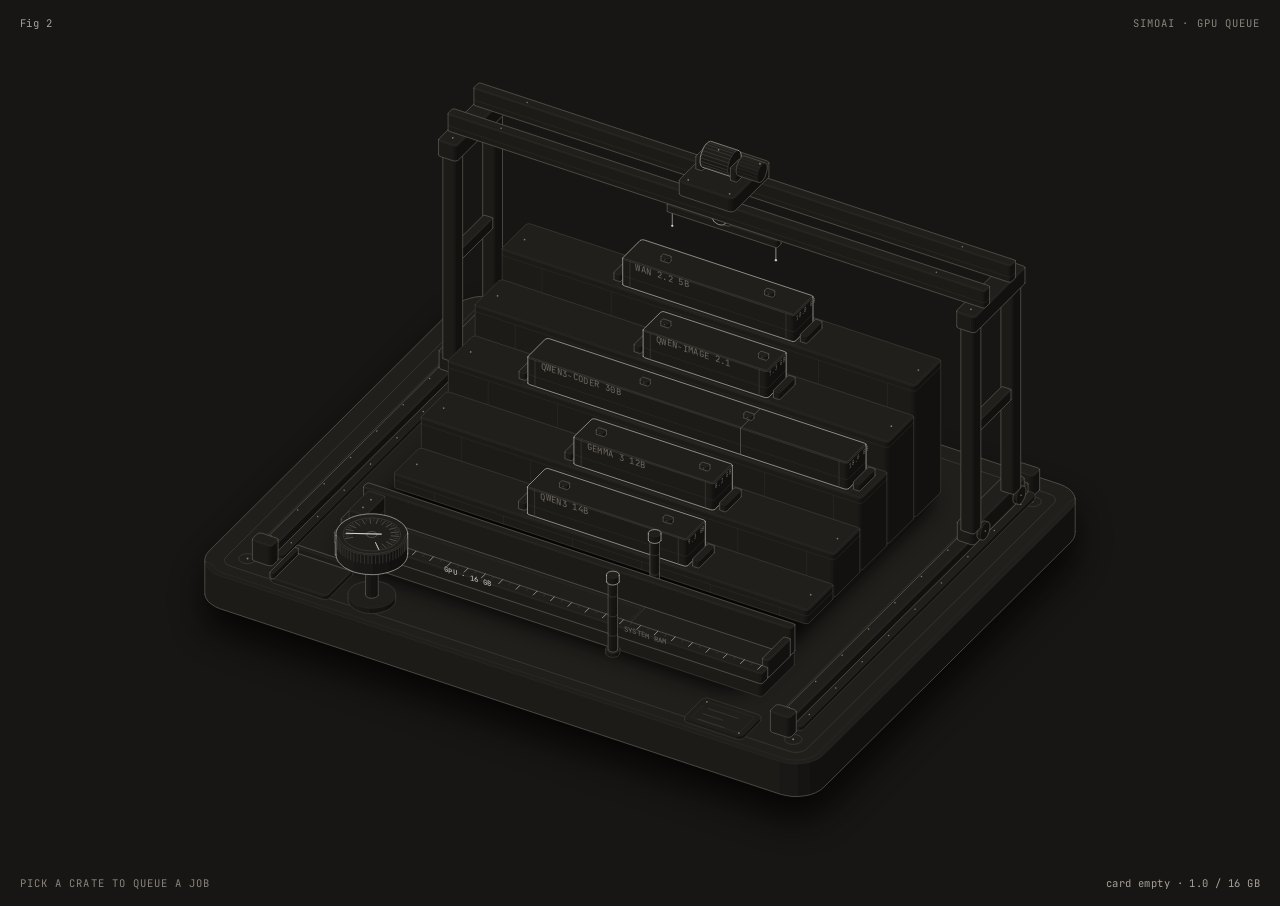
<file: explainers/gpu-queue.html>
<!doctype html><html lang="en"><head><meta charset="utf-8"><meta name="viewport" content="width=device-width, initial-scale=1"><title>SimoAI GPU queue</title><link rel="preconnect" href="https://fonts.googleapis.com"><link rel="preconnect" href="https://fonts.gstatic.com" crossorigin><link href="https://fonts.googleapis.com/css2?family=JetBrains+Mono:wght@400;500&display=swap" rel="stylesheet"><style>
.iso{
  --anatomy-page:#0b0b0b;--anatomy-card:#131313;--anatomy-text:#a3a3a3;--anatomy-strong:#e6e6e6;--anatomy-muted:#6e6e6e;
  --anatomy-paper:#131313;--anatomy-face:#1b1b1b;--anatomy-top:#1c1c1c;
  --anatomy-shade-0:#0f0f0f;--anatomy-shade-1:#121212;--anatomy-shade-2:#151515;--anatomy-shade-3:#181818;
  --anatomy-lit-top:#262626;--anatomy-lit-shade:#1d1d1d;
  --anatomy-hi:#d4d4d4;--anatomy-mid:#6a6a6a;--anatomy-lo:#3e3e3e;--anatomy-faint:#2a2a2a;--anatomy-lit:#ffffff;
  --anatomy-halo:#050505;--anatomy-halo-opacity:.9;--anatomy-dot:#e6e6e6;
  --anatomy-red:#ff6b6b;--anatomy-green:#6be0a0;--anatomy-blue:#6b9bff;
  --anatomy-weight:.6px;--anatomy-ease:cubic-bezier(.32,.72,0,1);
  --anatomy-mono:ui-monospace,"SF Mono",Menlo,Consolas,monospace;
  --anatomy-lift:inset 0 1px 0 0 #ffffff0a,inset 0 0 0 1px #ffffff06,0 0 0 1px #00000026,0 1px 1px -.5px #00000014,0 3px 3px -1.5px #00000014,0 6px 6px -3px #00000014,0 12px 12px -6px #00000014;
}
.iso[data-theme="light"]{
  --anatomy-page:#f2f2ef;--anatomy-card:#fbfbfa;--anatomy-text:#57575a;--anatomy-strong:#18181a;--anatomy-muted:#8c8c90;
  --anatomy-paper:#fbfbfa;--anatomy-face:#ffffff;--anatomy-top:#ffffff;
  --anatomy-shade-0:#dcdcd9;--anatomy-shade-1:#e5e5e2;--anatomy-shade-2:#ededea;--anatomy-shade-3:#f4f4f1;
  --anatomy-lit-top:#ffffff;--anatomy-lit-shade:#eeeeeb;
  --anatomy-hi:#26262a;--anatomy-mid:#8a8a8f;--anatomy-lo:#b4b4b8;--anatomy-faint:#d4d4d6;--anatomy-lit:#000000;
  --anatomy-halo:#8a8a80;--anatomy-halo-opacity:.32;--anatomy-dot:#3a3a3e;
  --anatomy-red:#e5484d;--anatomy-green:#30a46c;--anatomy-blue:#3e63dd;
  --anatomy-lift:inset 0 1px 0 0 #ffffff,0 0 0 1px #0000000f,0 1px 1px -.5px #0000000a,0 3px 3px -1.5px #0000000a,0 6px 6px -3px #0000000a,0 12px 12px -6px #0000000a;
}
.iso-svg{display:block;width:100%;height:auto;overflow:visible}
.iso-svg path,.iso-svg circle{vector-effect:non-scaling-stroke}
.iso-fill{fill:var(--anatomy-paper);stroke:none}
.iso-solid[data-lit]>.iso-fill{fill:var(--anatomy-face)}
.iso-shade,.iso-top{stroke:none}
.iso-shade[data-shade="0"]{fill:var(--anatomy-shade-0)}
.iso-shade[data-shade="1"]{fill:var(--anatomy-shade-1)}
.iso-shade[data-shade="2"]{fill:var(--anatomy-shade-2)}
.iso-shade[data-shade="3"]{fill:var(--anatomy-shade-3)}
.iso-top{fill:var(--anatomy-top)}
.iso-solid[data-lit]>.iso-top{fill:var(--anatomy-lit-top)}
.iso-solid[data-lit]>.iso-shade{fill:var(--anatomy-lit-shade)}
.iso-solid[data-seamless]>.iso-shade,.iso-solid[data-seamless]>.iso-top{stroke-width:.4;stroke-linejoin:round}
.iso-solid[data-seamless]>.iso-shade[data-shade="0"]{stroke:var(--anatomy-shade-0)}
.iso-solid[data-seamless]>.iso-shade[data-shade="1"]{stroke:var(--anatomy-shade-1)}
.iso-solid[data-seamless]>.iso-shade[data-shade="2"]{stroke:var(--anatomy-shade-2)}
.iso-solid[data-seamless]>.iso-shade[data-shade="3"]{stroke:var(--anatomy-shade-3)}
.iso-solid[data-seamless]>.iso-top{stroke:var(--anatomy-top)}
.iso-solid[data-seamless][data-lit]>.iso-top{stroke:var(--anatomy-lit-top)}
.iso-solid[data-seamless][data-lit]>.iso-shade{stroke:var(--anatomy-lit-shade)}
.iso-solid[data-lit]>.iso-edge{stroke:var(--anatomy-lit)}
.iso-halo{fill:var(--anatomy-halo);stroke:none;filter:blur(9px);opacity:var(--anatomy-halo-opacity);transform:translateY(3px)}
.iso-line{fill:none;stroke:var(--anatomy-lo);stroke-width:var(--anatomy-weight);stroke-linecap:round;stroke-linejoin:round}
.iso-line[data-tone="hi"]{stroke:var(--anatomy-hi)}
.iso-line[data-tone="mid"]{stroke:var(--anatomy-mid)}
.iso-line[data-tone="lo"]{stroke:var(--anatomy-lo)}
.iso-line[data-tone="faint"]{stroke:var(--anatomy-faint)}
.iso-line[data-tone="lit"]{stroke:var(--anatomy-lit)}
.iso-line[data-tone="red"]{stroke:var(--anatomy-red)}
.iso-line[data-tone="green"]{stroke:var(--anatomy-green)}
.iso-line[data-tone="blue"]{stroke:var(--anatomy-blue)}
.iso-line[data-dotted]{stroke-dasharray:.01 3.5;stroke-width:1}
.iso-line[data-dashed]{stroke-dasharray:3 3}
.iso-line[data-flow]{stroke-dasharray:2 6}
.iso-wire-end{fill:var(--anatomy-paper);stroke:var(--anatomy-lo);stroke-width:var(--anatomy-weight)}
.iso-wire[data-tone="hi"] .iso-wire-end{stroke:var(--anatomy-hi)}
.iso-wire[data-tone="mid"] .iso-wire-end{stroke:var(--anatomy-mid)}
.iso-wire[data-tone="faint"] .iso-wire-end{stroke:var(--anatomy-faint)}
.iso-wire[data-tone="lit"] .iso-wire-end{stroke:var(--anatomy-lit)}
.iso-dots circle{fill:var(--anatomy-dot);stroke:none;opacity:.32}
.iso-dots[data-tone="hi"] circle{opacity:.85}
.iso-dots[data-tone="mid"] circle{opacity:.45}
.iso-dots[data-tone="lo"] circle{opacity:.22}
.iso-dots[data-tone="faint"] circle{opacity:.12}
.iso-face-text{fill:var(--anatomy-mid);font-family:var(--anatomy-mono);letter-spacing:.04em}
.iso-face-text[data-tone="hi"]{fill:var(--anatomy-hi)}
.iso-face-text[data-tone="lo"]{fill:var(--anatomy-lo)}
.iso-face-text[data-tone="faint"]{fill:var(--anatomy-faint)}
.tb-body{fill:var(--anatomy-shade-2);stroke:none}
.tb-shine{fill:var(--anatomy-top);stroke:none}
.tb-shade{fill:var(--anatomy-shade-0);stroke:none}
.tb-ring{fill:none;stroke:var(--anatomy-lo);stroke-width:.45;stroke-linecap:butt;stroke-linejoin:round}
.tb-ring[data-tone="mid"]{stroke:var(--anatomy-mid)}
.tb-ring[data-tone="faint"]{stroke:var(--anatomy-faint)}
.tb-ring[data-tone="hi"]{stroke:var(--anatomy-hi)}
@keyframes iso-flow{to{stroke-dashoffset:-32}}
@keyframes iso-pulse{0%,100%{opacity:.18}12%{opacity:1}40%{opacity:.18}}
.iso-line[data-flow]{animation:iso-flow 1600ms linear infinite}
.iso-dots circle[data-pulse]{animation:iso-pulse 1600ms steps(1,end) infinite;animation-delay:var(--pulse-at,0ms)}
.iso-figure{margin:32px 0 36px}
.iso-plate{position:relative;padding:52px 24px;border-radius:0;background:var(--anatomy-card);box-shadow:0 0 0 1px var(--anatomy-mid);--anatomy-paper:var(--anatomy-card)}
.iso-plate-corners{position:absolute;inset:18px 20px;pointer-events:none}
.iso-plate-corner{position:absolute;color:var(--anatomy-muted);font-family:var(--anatomy-mono);font-size:10.5px;line-height:1;letter-spacing:.04em;white-space:nowrap}
.iso-plate-corner[data-corner="fig"]{top:0;left:0;color:var(--anatomy-text)}
.iso-plate-corner[data-corner="title"]{top:0;right:0;text-transform:uppercase;letter-spacing:.1em}
.iso-plate-corner[data-corner="hint"]{bottom:0;left:0;text-transform:uppercase;letter-spacing:.1em}
.iso-plate-corner[data-corner="readout"]{right:0;bottom:0;color:var(--anatomy-text);font-variant-numeric:tabular-nums}
.iso-plate .iso-svg{margin:0 auto}
.iso-legend{display:grid;gap:8px;margin-top:12px;color:var(--anatomy-muted);font-size:13px;line-height:1.55}
.iso-keys{display:flex;flex-wrap:wrap;gap:6px 18px}
.iso-key{display:inline-flex;align-items:center;gap:7px}
.iso-swatch{width:16px;height:10px;flex:none;overflow:visible}
.iso-swatch path{fill:none;stroke:var(--anatomy-hi);stroke-width:1;vector-effect:non-scaling-stroke;stroke-linejoin:round;stroke-linecap:round}
.iso-swatch[data-mark="raised"] path,.iso-swatch[data-mark="flat"] path{stroke:var(--anatomy-mid)}
.iso-swatch[data-mark="lit"] path{stroke:var(--anatomy-lit)}
.iso-swatch[data-mark="dim"] path{stroke:var(--anatomy-lo)}
.iso-swatch[data-mark="dotted"] path{stroke-dasharray:.01 3;stroke-width:1.4}
.iso-swatch[data-mark="dashed"] path{stroke-dasharray:3 2.5}
.iso-swatch[data-mark="red"] path{stroke:var(--anatomy-red)}
.iso-swatch[data-mark="green"] path{stroke:var(--anatomy-green)}
.iso-swatch[data-mark="blue"] path{stroke:var(--anatomy-blue)}
.iso-swatch-crease{stroke:var(--anatomy-lo)!important}
@media (max-width:560px){.iso-plate{padding:48px 12px 70px}.iso-plate-corner[data-corner="hint"]{bottom:18px}}
@media (prefers-reduced-motion:reduce){.iso-line[data-flow],.iso-dots circle[data-pulse]{animation:none}}

*{box-sizing:border-box}
html{color-scheme:dark}
body[data-theme="light"]{color-scheme:light}
body{margin:0;background:var(--anatomy-page);color:var(--anatomy-text);font:14px/1.6 ui-sans-serif,system-ui,-apple-system,"Segoe UI",sans-serif;-webkit-font-smoothing:antialiased}
.iso-page{width:min(680px,100% - 32px);margin:64px auto 96px}
</style></head><body class="iso" data-theme="dark"><main class="iso-page"><script>document.body.dataset.theme=new URLSearchParams(location.search).get("theme")==="light"?"light":"dark";</script><style>
.gd-stage{touch-action:pan-y;outline:none}
.gd-stage:focus-visible{outline:1px solid var(--anatomy-muted);outline-offset:6px}
.gd-stage [data-crate]{cursor:pointer}
.gd-stage [data-crate]:hover .iso-edge{stroke:var(--anatomy-strong)}
.gd-live{position:absolute;width:1px;height:1px;overflow:hidden;clip:rect(0 0 0 0);white-space:nowrap}

.iso{
  --anatomy-page:#171614;--anatomy-card:#171614;--anatomy-paper:#171614;
  --anatomy-text:#a8a197;--anatomy-strong:#ede8df;--anatomy-muted:#8b847a;
  --anatomy-face:#1f1d1a;--anatomy-top:#211f1c;
  --anatomy-shade-0:#121110;--anatomy-shade-1:#151413;--anatomy-shade-2:#191816;--anatomy-shade-3:#1c1b18;
  --anatomy-hi:#d9d3c8;--anatomy-mid:#706a61;--anatomy-lo:#46423c;--anatomy-faint:#2e2b27;
  --anatomy-lit:#dcae58;--anatomy-lit-top:#2c2517;--anatomy-lit-shade:#231d12;
  --anatomy-halo:#050404;--anatomy-dot:#ede8df;
  --anatomy-mono:"JetBrains Mono",ui-monospace,Menlo,Consolas,monospace;
}
.iso[data-theme="light"]{
  --anatomy-page:#fbf9f4;--anatomy-card:#fbf9f4;--anatomy-paper:#fbf9f4;
  --anatomy-text:#57514a;--anatomy-strong:#191612;--anatomy-muted:#6b655d;
  --anatomy-face:#fffdf9;--anatomy-top:#fffdf9;
  --anatomy-shade-0:#ddd8ce;--anatomy-shade-1:#e6e1d8;--anatomy-shade-2:#eee9e1;--anatomy-shade-3:#f5f2eb;
  --anatomy-hi:#2a251f;--anatomy-mid:#8d867b;--anatomy-lo:#b8b1a6;--anatomy-faint:#d9d3c8;
  --anatomy-lit:#8f6210;--anatomy-lit-top:#fbf1dc;--anatomy-lit-shade:#efe2c4;
  --anatomy-halo:#8a8070;--anatomy-dot:#3a342c;
}
html,body{background:var(--anatomy-card)}
.iso-page{width:100%;margin:0}
.iso-figure{margin:0}
.iso-plate{box-shadow:none;padding:46px 18px 44px}
@media (max-width:640px){.iso-plate{padding:44px 12px 64px}.iso-plate-corner[data-corner="hint"]{bottom:18px}}
</style><figure class="iso-figure"><div class="iso-plate"><div class="iso-plate-corners" aria-hidden="true"><span class="iso-plate-corner" data-corner="fig">Fig 2</span><span class="iso-plate-corner" data-corner="title">SimoAI · GPU queue</span><span class="iso-plate-corner" data-corner="hint">Pick a crate to queue a job</span><span class="iso-plate-corner" data-corner="readout" data-readout>card empty · 1.0 / 16 GB</span></div><div class="iso-stage gd-stage" tabindex="0" role="group" aria-label="SimoAI GPU dock. Click a crate, or press 1 to 5, to queue a request for that model; press A for an Auto request."><svg xmlns="http://www.w3.org/2000/svg" class="iso-svg" viewBox="0 0 640 420" role="img" aria-label="SimoAI's GPU queue as a crane dock. Five crates, each as long as a model's weights (Qwen3 14B, Gemma 3 12B, Qwen3-Coder 30B, Qwen-Image 2.1, Wan 2.2 5B), wait on a stepped yard. A gantry crane moves one at a time into a bay ruled in gigabytes: 16 GB of graphics card, 1 GB of it held in reserve, then a ledge of system RAM. The 30B coder is too long for the card, so a third of it rests on the RAM ledge. Text models go back to the yard as soon as they answer; image and video models stay until text work needs the room. A ticket rail shows waiting requests and a dial reads the memory in use."><g data-core><g data-i="0"><path class="iso-halo" d="M96.1 273.6L96.2 271.8L96.9 270L98.2 268.3L225.5 141.9L227.3 140.4L229.7 139.1L232.4 138.2L235.4 137.5L238.6 137.2L241.8 137.3L244.9 137.7L247.9 138.5L535.8 233.8L538.4 234.9L540.6 236.2L542.3 237.8L543.4 239.5L543.9 241.3L543.9 258.1L543.8 260L543.1 261.8L541.8 263.5L414.5 389.8L412.7 391.3L410.3 392.6L407.6 393.6L404.6 394.2L401.4 394.5L398.2 394.5L395.1 394.1L392.1 393.3L104.2 298L101.6 296.9L99.4 295.5L97.7 294L96.6 292.2L96.1 290.4Z"/><g class="iso-solid"><path class="iso-fill" d="M234.4 179.4L235 177.6L236.2 175.9L238.2 174.4L240.6 173.2L243.4 172.3L246.5 171.9L249.8 171.8L252.9 172.1L255.9 172.9L258.5 174L260.6 175.4L262.1 177L262.9 178.8L263 180.6L263 183.3L262.4 185.1L261.1 186.8L259.2 188.3L256.8 189.5L253.9 190.4L250.8 190.9L247.6 190.9L244.4 190.6L241.5 189.8L238.9 188.7L236.8 187.3L235.3 185.7L234.5 183.9L234.4 182.1Z"/><path class="iso-shade" data-shade="0" d="M261.1 186.8L259.2 188.3L259.2 185.6L261.1 184.1ZM259.2 188.3L256.8 189.5L256.8 186.8L259.2 185.6ZM263 183.3L262.4 185.1L262.4 182.4L263 180.6ZM262.4 185.1L261.1 186.8L261.1 184.1L262.4 182.4Z"/><path class="iso-shade" data-shade="1" d="M256.8 189.5L253.9 190.4L253.9 187.7L256.8 186.8ZM253.9 190.4L250.8 190.9L250.8 188.2L253.9 187.7ZM250.8 190.9L247.6 190.9L247.6 188.2L250.8 188.2Z"/><path class="iso-shade" data-shade="2" d="M247.6 190.9L244.4 190.6L244.4 187.9L247.6 188.2ZM244.4 190.6L241.5 189.8L241.5 187.2L244.4 187.9Z"/><path class="iso-shade" data-shade="3" d="M241.5 189.8L238.9 188.7L238.9 186.1L241.5 187.2ZM238.9 188.7L236.8 187.3L236.8 184.7L238.9 186.1ZM236.8 187.3L235.3 185.7L235.3 183L236.8 184.7ZM235.3 185.7L234.5 183.9L234.5 181.2L235.3 183ZM234.5 183.9L234.4 182.1L234.4 179.4L234.5 181.2Z"/><path class="iso-top" d="M261.1 184.1L259.2 185.6L256.8 186.8L253.9 187.7L250.8 188.2L247.6 188.2L244.4 187.9L241.5 187.2L238.9 186.1L236.8 184.7L235.3 183L234.5 181.2L234.4 179.4L235 177.6L236.2 175.9L238.2 174.4L240.6 173.2L243.4 172.3L246.5 171.9L249.8 171.8L252.9 172.1L255.9 172.9L258.5 174L260.6 175.4L262.1 177L262.9 178.8L263 180.6L262.4 182.4Z"/><path class="iso-line iso-crease" data-tone="faint" d="M263 180.6L262.4 182.4L261.1 184.1L259.2 185.6L256.8 186.8L253.9 187.7L250.8 188.2L247.6 188.2L244.4 187.9L241.5 187.2L238.9 186.1L236.8 184.7L235.3 183L234.5 181.2L234.4 179.4"/><path class="iso-line iso-edge" data-tone="lo" d="M234.4 179.4L235 177.6L236.2 175.9L238.2 174.4L240.6 173.2L243.4 172.3L246.5 171.9L249.8 171.8L252.9 172.1L255.9 172.9L258.5 174L260.6 175.4L262.1 177L262.9 178.8L263 180.6M263 183.3L262.4 185.1L261.1 186.8L259.2 188.3L256.8 189.5L253.9 190.4L250.8 190.9L247.6 190.9L244.4 190.6L241.5 189.8L238.9 188.7L236.8 187.3L235.3 185.7L234.5 183.9L234.4 182.1M234.4 179.4L234.4 182.1M263 180.6L263 183.3"/></g><g class="iso-solid"><path class="iso-fill" d="M237.6 173.8L238.1 172.4L239.1 171.1L240.6 170L242.4 169.1L244.6 168.4L247 168L249.5 168L251.9 168.2L254.2 168.8L256.2 169.6L257.8 170.7L259 172L259.6 173.4L259.7 174.8L259.7 180.5L259.3 181.9L258.3 183.2L256.8 184.3L254.9 185.3L252.7 185.9L250.3 186.3L247.9 186.4L245.4 186.1L243.1 185.5L241.1 184.7L239.5 183.6L238.4 182.3L237.7 181L237.6 179.5Z"/><path class="iso-shade" data-shade="0" d="M258.3 183.2L256.8 184.3L256.8 178.6L258.3 177.5ZM256.8 184.3L254.9 185.3L254.9 179.6L256.8 178.6ZM259.7 180.5L259.3 181.9L259.3 176.2L259.7 174.8ZM259.3 181.9L258.3 183.2L258.3 177.5L259.3 176.2Z"/><path class="iso-shade" data-shade="1" d="M254.9 185.3L252.7 185.9L252.7 180.2L254.9 179.6ZM252.7 185.9L250.3 186.3L250.3 180.6L252.7 180.2ZM250.3 186.3L247.9 186.4L247.9 180.6L250.3 180.6Z"/><path class="iso-shade" data-shade="2" d="M247.9 186.4L245.4 186.1L245.4 180.4L247.9 180.6ZM245.4 186.1L243.1 185.5L243.1 179.8L245.4 180.4Z"/><path class="iso-shade" data-shade="3" d="M243.1 185.5L241.1 184.7L241.1 179L243.1 179.8ZM241.1 184.7L239.5 183.6L239.5 177.9L241.1 179ZM239.5 183.6L238.4 182.3L238.4 176.6L239.5 177.9ZM238.4 182.3L237.7 181L237.7 175.2L238.4 176.6ZM237.7 181L237.6 179.5L237.6 173.8L237.7 175.2Z"/><path class="iso-top" d="M258.3 177.5L256.8 178.6L254.9 179.6L252.7 180.2L250.3 180.6L247.9 180.6L245.4 180.4L243.1 179.8L241.1 179L239.5 177.9L238.4 176.6L237.7 175.2L237.6 173.8L238.1 172.4L239.1 171.1L240.6 170L242.4 169.1L244.6 168.4L247 168L249.5 168L251.9 168.2L254.2 168.8L256.2 169.6L257.8 170.7L259 172L259.6 173.4L259.7 174.8L259.3 176.2Z"/><path class="iso-line iso-crease" data-tone="faint" d="M259.7 174.8L259.3 176.2L258.3 177.5L256.8 178.6L254.9 179.6L252.7 180.2L250.3 180.6L247.9 180.6L245.4 180.4L243.1 179.8L241.1 179L239.5 177.9L238.4 176.6L237.7 175.2L237.6 173.8"/><path class="iso-line iso-edge" data-tone="mid" d="M237.6 173.8L238.1 172.4L239.1 171.1L240.6 170L242.4 169.1L244.6 168.4L247 168L249.5 168L251.9 168.2L254.2 168.8L256.2 169.6L257.8 170.7L259 172L259.6 173.4L259.7 174.8M259.7 180.5L259.3 181.9L258.3 183.2L256.8 184.3L254.9 185.3L252.7 185.9L250.3 186.3L247.9 186.4L245.4 186.1L243.1 185.5L241.1 184.7L239.5 183.6L238.4 182.3L237.7 181L237.6 179.5M237.6 173.8L237.6 179.5M259.7 174.8L259.7 180.5"/></g><g class="iso-solid"><path class="iso-fill" d="M479.6 260.6L480.2 258.8L481.5 257.1L483.4 255.6L485.8 254.4L488.7 253.6L491.8 253.1L495 253L498.2 253.4L501.1 254.1L503.7 255.2L505.8 256.6L507.3 258.2L508.1 260L508.2 261.8L508.2 264.5L507.6 266.3L506.4 268L504.4 269.5L502 270.7L499.2 271.6L496.1 272.1L492.8 272.1L489.7 271.8L486.7 271.1L484.1 270L482 268.6L480.5 266.9L479.7 265.1L479.6 263.3Z"/><path class="iso-shade" data-shade="0" d="M506.4 268L504.4 269.5L504.4 266.8L506.4 265.3ZM504.4 269.5L502 270.7L502 268L504.4 266.8ZM508.2 264.5L507.6 266.3L507.6 263.7L508.2 261.8ZM507.6 266.3L506.4 268L506.4 265.3L507.6 263.7Z"/><path class="iso-shade" data-shade="1" d="M502 270.7L499.2 271.6L499.2 268.9L502 268ZM499.2 271.6L496.1 272.1L496.1 269.4L499.2 268.9ZM496.1 272.1L492.8 272.1L492.8 269.4L496.1 269.4Z"/><path class="iso-shade" data-shade="2" d="M492.8 272.1L489.7 271.8L489.7 269.1L492.8 269.4ZM489.7 271.8L486.7 271.1L486.7 268.4L489.7 269.1Z"/><path class="iso-shade" data-shade="3" d="M486.7 271.1L484.1 270L484.1 267.3L486.7 268.4ZM484.1 270L482 268.6L482 265.9L484.1 267.3ZM482 268.6L480.5 266.9L480.5 264.2L482 265.9ZM480.5 266.9L479.7 265.1L479.7 262.5L480.5 264.2ZM479.7 265.1L479.6 263.3L479.6 260.6L479.7 262.5Z"/><path class="iso-top" d="M506.4 265.3L504.4 266.8L502 268L499.2 268.9L496.1 269.4L492.8 269.4L489.7 269.1L486.7 268.4L484.1 267.3L482 265.9L480.5 264.2L479.7 262.5L479.6 260.6L480.2 258.8L481.5 257.1L483.4 255.6L485.8 254.4L488.7 253.6L491.8 253.1L495 253L498.2 253.4L501.1 254.1L503.7 255.2L505.8 256.6L507.3 258.2L508.1 260L508.2 261.8L507.6 263.7Z"/><path class="iso-line iso-crease" data-tone="faint" d="M508.2 261.8L507.6 263.7L506.4 265.3L504.4 266.8L502 268L499.2 268.9L496.1 269.4L492.8 269.4L489.7 269.1L486.7 268.4L484.1 267.3L482 265.9L480.5 264.2L479.7 262.5L479.6 260.6"/><path class="iso-line iso-edge" data-tone="lo" d="M479.6 260.6L480.2 258.8L481.5 257.1L483.4 255.6L485.8 254.4L488.7 253.6L491.8 253.1L495 253L498.2 253.4L501.1 254.1L503.7 255.2L505.8 256.6L507.3 258.2L508.1 260L508.2 261.8M508.2 264.5L507.6 266.3L506.4 268L504.4 269.5L502 270.7L499.2 271.6L496.1 272.1L492.8 272.1L489.7 271.8L486.7 271.1L484.1 270L482 268.6L480.5 266.9L479.7 265.1L479.6 263.3M479.6 260.6L479.6 263.3M508.2 261.8L508.2 264.5"/></g><g class="iso-solid"><path class="iso-fill" d="M482.9 255L483.3 253.6L484.3 252.3L485.8 251.2L487.7 250.3L489.9 249.6L492.3 249.2L494.7 249.2L497.2 249.4L499.5 250L501.5 250.9L503.1 251.9L504.2 253.2L504.9 254.6L505 256L505 261.7L504.5 263.1L503.5 264.4L502 265.6L500.2 266.5L498 267.1L495.6 267.5L493.1 267.6L490.7 267.3L488.4 266.7L486.4 265.9L484.8 264.8L483.6 263.5L483 262.2L482.9 260.8Z"/><path class="iso-shade" data-shade="0" d="M503.5 264.4L502 265.6L502 259.8L503.5 258.7ZM502 265.6L500.2 266.5L500.2 260.8L502 259.8ZM505 261.7L504.5 263.1L504.5 257.4L505 256ZM504.5 263.1L503.5 264.4L503.5 258.7L504.5 257.4Z"/><path class="iso-shade" data-shade="1" d="M500.2 266.5L498 267.1L498 261.4L500.2 260.8ZM498 267.1L495.6 267.5L495.6 261.8L498 261.4ZM495.6 267.5L493.1 267.6L493.1 261.9L495.6 261.8Z"/><path class="iso-shade" data-shade="2" d="M493.1 267.6L490.7 267.3L490.7 261.6L493.1 261.9ZM490.7 267.3L488.4 266.7L488.4 261L490.7 261.6Z"/><path class="iso-shade" data-shade="3" d="M488.4 266.7L486.4 265.9L486.4 260.2L488.4 261ZM486.4 265.9L484.8 264.8L484.8 259.1L486.4 260.2ZM484.8 264.8L483.6 263.5L483.6 257.8L484.8 259.1ZM483.6 263.5L483 262.2L483 256.5L483.6 257.8ZM483 262.2L482.9 260.8L482.9 255L483 256.5Z"/><path class="iso-top" d="M503.5 258.7L502 259.8L500.2 260.8L498 261.4L495.6 261.8L493.1 261.9L490.7 261.6L488.4 261L486.4 260.2L484.8 259.1L483.6 257.8L483 256.5L482.9 255L483.3 253.6L484.3 252.3L485.8 251.2L487.7 250.3L489.9 249.6L492.3 249.2L494.7 249.2L497.2 249.4L499.5 250L501.5 250.9L503.1 251.9L504.2 253.2L504.9 254.6L505 256L504.5 257.4Z"/><path class="iso-line iso-crease" data-tone="faint" d="M505 256L504.5 257.4L503.5 258.7L502 259.8L500.2 260.8L498 261.4L495.6 261.8L493.1 261.9L490.7 261.6L488.4 261L486.4 260.2L484.8 259.1L483.6 257.8L483 256.5L482.9 255"/><path class="iso-line iso-edge" data-tone="mid" d="M482.9 255L483.3 253.6L484.3 252.3L485.8 251.2L487.7 250.3L489.9 249.6L492.3 249.2L494.7 249.2L497.2 249.4L499.5 250L501.5 250.9L503.1 251.9L504.2 253.2L504.9 254.6L505 256M505 261.7L504.5 263.1L503.5 264.4L502 265.6L500.2 266.5L498 267.1L495.6 267.5L493.1 267.6L490.7 267.3L488.4 266.7L486.4 265.9L484.8 264.8L483.6 263.5L483 262.2L482.9 260.8M482.9 255L482.9 260.8M505 256L505 261.7"/></g><g class="iso-solid"><path class="iso-fill" d="M131.8 281.3L132.4 279.5L133.6 277.8L135.6 276.3L138 275.1L140.8 274.3L143.9 273.8L147.2 273.7L150.3 274.1L153.3 274.8L155.9 275.9L158 277.3L159.5 278.9L160.3 280.7L160.4 282.6L160.4 285.2L159.8 287.1L158.5 288.8L156.6 290.2L154.2 291.4L151.3 292.3L148.2 292.8L145 292.8L141.8 292.5L138.9 291.8L136.3 290.7L134.2 289.3L132.7 287.6L131.9 285.9L131.8 284Z"/><path class="iso-shade" data-shade="0" d="M158.5 288.8L156.6 290.2L156.6 287.5L158.5 286.1ZM156.6 290.2L154.2 291.4L154.2 288.8L156.6 287.5ZM160.4 285.2L159.8 287.1L159.8 284.4L160.4 282.6ZM159.8 287.1L158.5 288.8L158.5 286.1L159.8 284.4Z"/><path class="iso-shade" data-shade="1" d="M154.2 291.4L151.3 292.3L151.3 289.6L154.2 288.8ZM151.3 292.3L148.2 292.8L148.2 290.1L151.3 289.6ZM148.2 292.8L145 292.8L145 290.2L148.2 290.1Z"/><path class="iso-shade" data-shade="2" d="M145 292.8L141.8 292.5L141.8 289.8L145 290.2ZM141.8 292.5L138.9 291.8L138.9 289.1L141.8 289.8Z"/><path class="iso-shade" data-shade="3" d="M138.9 291.8L136.3 290.7L136.3 288L138.9 289.1ZM136.3 290.7L134.2 289.3L134.2 286.6L136.3 288ZM134.2 289.3L132.7 287.6L132.7 285L134.2 286.6ZM132.7 287.6L131.9 285.9L131.9 283.2L132.7 285ZM131.9 285.9L131.8 284L131.8 281.3L131.9 283.2Z"/><path class="iso-top" d="M158.5 286.1L156.6 287.5L154.2 288.8L151.3 289.6L148.2 290.1L145 290.2L141.8 289.8L138.9 289.1L136.3 288L134.2 286.6L132.7 285L131.9 283.2L131.8 281.3L132.4 279.5L133.6 277.8L135.6 276.3L138 275.1L140.8 274.3L143.9 273.8L147.2 273.7L150.3 274.1L153.3 274.8L155.9 275.9L158 277.3L159.5 278.9L160.3 280.7L160.4 282.6L159.8 284.4Z"/><path class="iso-line iso-crease" data-tone="faint" d="M160.4 282.6L159.8 284.4L158.5 286.1L156.6 287.5L154.2 288.8L151.3 289.6L148.2 290.1L145 290.2L141.8 289.8L138.9 289.1L136.3 288L134.2 286.6L132.7 285L131.9 283.2L131.8 281.3"/><path class="iso-line iso-edge" data-tone="lo" d="M131.8 281.3L132.4 279.5L133.6 277.8L135.6 276.3L138 275.1L140.8 274.3L143.9 273.8L147.2 273.7L150.3 274.1L153.3 274.8L155.9 275.9L158 277.3L159.5 278.9L160.3 280.7L160.4 282.6M160.4 285.2L159.8 287.1L158.5 288.8L156.6 290.2L154.2 291.4L151.3 292.3L148.2 292.8L145 292.8L141.8 292.5L138.9 291.8L136.3 290.7L134.2 289.3L132.7 287.6L131.9 285.9L131.8 284M131.8 281.3L131.8 284M160.4 282.6L160.4 285.2"/></g><g class="iso-solid"><path class="iso-fill" d="M135 275.8L135.5 274.4L136.5 273.1L138 271.9L139.8 271L142 270.3L144.4 269.9L146.9 269.9L149.3 270.2L151.6 270.7L153.6 271.6L155.2 272.6L156.4 273.9L157 275.3L157.1 276.7L157.1 282.4L156.7 283.8L155.7 285.1L154.2 286.3L152.3 287.2L150.1 287.9L147.7 288.2L145.3 288.3L142.8 288L140.5 287.4L138.5 286.6L136.9 285.5L135.8 284.3L135.1 282.9L135 281.5Z"/><path class="iso-shade" data-shade="0" d="M155.7 285.1L154.2 286.3L154.2 280.6L155.7 279.4ZM154.2 286.3L152.3 287.2L152.3 281.5L154.2 280.6ZM157.1 282.4L156.7 283.8L156.7 278.1L157.1 276.7ZM156.7 283.8L155.7 285.1L155.7 279.4L156.7 278.1Z"/><path class="iso-shade" data-shade="1" d="M152.3 287.2L150.1 287.9L150.1 282.1L152.3 281.5ZM150.1 287.9L147.7 288.2L147.7 282.5L150.1 282.1ZM147.7 288.2L145.3 288.3L145.3 282.6L147.7 282.5Z"/><path class="iso-shade" data-shade="2" d="M145.3 288.3L142.8 288L142.8 282.3L145.3 282.6ZM142.8 288L140.5 287.4L140.5 281.7L142.8 282.3Z"/><path class="iso-shade" data-shade="3" d="M140.5 287.4L138.5 286.6L138.5 280.9L140.5 281.7ZM138.5 286.6L136.9 285.5L136.9 279.8L138.5 280.9ZM136.9 285.5L135.8 284.3L135.8 278.6L136.9 279.8ZM135.8 284.3L135.1 282.9L135.1 277.2L135.8 278.6ZM135.1 282.9L135 281.5L135 275.8L135.1 277.2Z"/><path class="iso-top" d="M155.7 279.4L154.2 280.6L152.3 281.5L150.1 282.1L147.7 282.5L145.3 282.6L142.8 282.3L140.5 281.7L138.5 280.9L136.9 279.8L135.8 278.6L135.1 277.2L135 275.8L135.5 274.4L136.5 273.1L138 271.9L139.8 271L142 270.3L144.4 269.9L146.9 269.9L149.3 270.2L151.6 270.7L153.6 271.6L155.2 272.6L156.4 273.9L157 275.3L157.1 276.7L156.7 278.1Z"/><path class="iso-line iso-crease" data-tone="faint" d="M157.1 276.7L156.7 278.1L155.7 279.4L154.2 280.6L152.3 281.5L150.1 282.1L147.7 282.5L145.3 282.6L142.8 282.3L140.5 281.7L138.5 280.9L136.9 279.8L135.8 278.6L135.1 277.2L135 275.8"/><path class="iso-line iso-edge" data-tone="mid" d="M135 275.8L135.5 274.4L136.5 273.1L138 271.9L139.8 271L142 270.3L144.4 269.9L146.9 269.9L149.3 270.2L151.6 270.7L153.6 271.6L155.2 272.6L156.4 273.9L157 275.3L157.1 276.7M157.1 282.4L156.7 283.8L155.7 285.1L154.2 286.3L152.3 287.2L150.1 287.9L147.7 288.2L145.3 288.3L142.8 288L140.5 287.4L138.5 286.6L136.9 285.5L135.8 284.3L135.1 282.9L135 281.5M135 275.8L135 281.5M157.1 276.7L157.1 282.4"/></g><g class="iso-solid"><path class="iso-fill" d="M377 362.5L377.6 360.7L378.9 359L380.8 357.6L383.2 356.3L386.1 355.5L389.2 355L392.4 354.9L395.6 355.3L398.5 356L401.1 357.1L403.2 358.5L404.7 360.1L405.5 361.9L405.6 363.8L405.6 366.5L405 368.3L403.8 370L401.8 371.4L399.4 372.7L396.6 373.5L393.5 374L390.2 374.1L387.1 373.7L384.1 373L381.5 371.9L379.4 370.5L377.9 368.9L377.1 367.1L377 365.2Z"/><path class="iso-shade" data-shade="0" d="M403.8 370L401.8 371.4L401.8 368.8L403.8 367.3ZM401.8 371.4L399.4 372.7L399.4 370L401.8 368.8ZM405.6 366.5L405 368.3L405 365.6L405.6 363.8ZM405 368.3L403.8 370L403.8 367.3L405 365.6Z"/><path class="iso-shade" data-shade="1" d="M399.4 372.7L396.6 373.5L396.6 370.8L399.4 370ZM396.6 373.5L393.5 374L393.5 371.3L396.6 370.8ZM393.5 374L390.2 374.1L390.2 371.4L393.5 371.3Z"/><path class="iso-shade" data-shade="2" d="M390.2 374.1L387.1 373.7L387.1 371L390.2 371.4ZM387.1 373.7L384.1 373L384.1 370.3L387.1 371Z"/><path class="iso-shade" data-shade="3" d="M384.1 373L381.5 371.9L381.5 369.2L384.1 370.3ZM381.5 371.9L379.4 370.5L379.4 367.8L381.5 369.2ZM379.4 370.5L377.9 368.9L377.9 366.2L379.4 367.8ZM377.9 368.9L377.1 367.1L377.1 364.4L377.9 366.2ZM377.1 367.1L377 365.2L377 362.5L377.1 364.4Z"/><path class="iso-top" d="M403.8 367.3L401.8 368.8L399.4 370L396.6 370.8L393.5 371.3L390.2 371.4L387.1 371L384.1 370.3L381.5 369.2L379.4 367.8L377.9 366.2L377.1 364.4L377 362.5L377.6 360.7L378.9 359L380.8 357.6L383.2 356.3L386.1 355.5L389.2 355L392.4 354.9L395.6 355.3L398.5 356L401.1 357.1L403.2 358.5L404.7 360.1L405.5 361.9L405.6 363.8L405 365.6Z"/><path class="iso-line iso-crease" data-tone="faint" d="M405.6 363.8L405 365.6L403.8 367.3L401.8 368.8L399.4 370L396.6 370.8L393.5 371.3L390.2 371.4L387.1 371L384.1 370.3L381.5 369.2L379.4 367.8L377.9 366.2L377.1 364.4L377 362.5"/><path class="iso-line iso-edge" data-tone="lo" d="M377 362.5L377.6 360.7L378.9 359L380.8 357.6L383.2 356.3L386.1 355.5L389.2 355L392.4 354.9L395.6 355.3L398.5 356L401.1 357.1L403.2 358.5L404.7 360.1L405.5 361.9L405.6 363.8M405.6 366.5L405 368.3L403.8 370L401.8 371.4L399.4 372.7L396.6 373.5L393.5 374L390.2 374.1L387.1 373.7L384.1 373L381.5 371.9L379.4 370.5L377.9 368.9L377.1 367.1L377 365.2M377 362.5L377 365.2M405.6 363.8L405.6 366.5"/></g><g class="iso-solid"><path class="iso-fill" d="M380.3 357L380.7 355.6L381.7 354.3L383.2 353.1L385.1 352.2L387.3 351.5L389.7 351.2L392.1 351.1L394.6 351.4L396.9 351.9L398.9 352.8L400.5 353.9L401.6 355.1L402.3 356.5L402.4 357.9L402.4 363.6L401.9 365L400.9 366.3L399.4 367.5L397.6 368.4L395.4 369.1L393 369.4L390.5 369.5L388.1 369.2L385.8 368.7L383.8 367.8L382.2 366.7L381 365.5L380.4 364.1L380.3 362.7Z"/><path class="iso-shade" data-shade="0" d="M400.9 366.3L399.4 367.5L399.4 361.8L400.9 360.6ZM399.4 367.5L397.6 368.4L397.6 362.7L399.4 361.8ZM402.4 363.6L401.9 365L401.9 359.3L402.4 357.9ZM401.9 365L400.9 366.3L400.9 360.6L401.9 359.3Z"/><path class="iso-shade" data-shade="1" d="M397.6 368.4L395.4 369.1L395.4 363.4L397.6 362.7ZM395.4 369.1L393 369.4L393 363.7L395.4 363.4ZM393 369.4L390.5 369.5L390.5 363.8L393 363.7Z"/><path class="iso-shade" data-shade="2" d="M390.5 369.5L388.1 369.2L388.1 363.5L390.5 363.8ZM388.1 369.2L385.8 368.7L385.8 362.9L388.1 363.5Z"/><path class="iso-shade" data-shade="3" d="M385.8 368.7L383.8 367.8L383.8 362.1L385.8 362.9ZM383.8 367.8L382.2 366.7L382.2 361L383.8 362.1ZM382.2 366.7L381 365.5L381 359.8L382.2 361ZM381 365.5L380.4 364.1L380.4 358.4L381 359.8ZM380.4 364.1L380.3 362.7L380.3 357L380.4 358.4Z"/><path class="iso-top" d="M400.9 360.6L399.4 361.8L397.6 362.7L395.4 363.4L393 363.7L390.5 363.8L388.1 363.5L385.8 362.9L383.8 362.1L382.2 361L381 359.8L380.4 358.4L380.3 357L380.7 355.6L381.7 354.3L383.2 353.1L385.1 352.2L387.3 351.5L389.7 351.2L392.1 351.1L394.6 351.4L396.9 351.9L398.9 352.8L400.5 353.9L401.6 355.1L402.3 356.5L402.4 357.9L401.9 359.3Z"/><path class="iso-line iso-crease" data-tone="faint" d="M402.4 357.9L401.9 359.3L400.9 360.6L399.4 361.8L397.6 362.7L395.4 363.4L393 363.7L390.5 363.8L388.1 363.5L385.8 362.9L383.8 362.1L382.2 361L381 359.8L380.4 358.4L380.3 357"/><path class="iso-line iso-edge" data-tone="mid" d="M380.3 357L380.7 355.6L381.7 354.3L383.2 353.1L385.1 352.2L387.3 351.5L389.7 351.2L392.1 351.1L394.6 351.4L396.9 351.9L398.9 352.8L400.5 353.9L401.6 355.1L402.3 356.5L402.4 357.9M402.4 363.6L401.9 365L400.9 366.3L399.4 367.5L397.6 368.4L395.4 369.1L393 369.4L390.5 369.5L388.1 369.2L385.8 368.7L383.8 367.8L382.2 366.7L381 365.5L380.4 364.1L380.3 362.7M380.3 357L380.3 362.7M402.4 357.9L402.4 363.6"/></g><g class="iso-solid"><path class="iso-fill" d="M96.1 265.2L96.2 263.4L96.9 261.6L98.2 259.9L225.5 133.5L227.3 132L229.7 130.7L232.4 129.8L235.4 129.1L238.6 128.8L241.8 128.9L244.9 129.3L247.9 130L535.8 225.4L538.4 226.5L540.6 227.8L542.3 229.4L543.4 231.1L543.9 232.9L543.9 249.7L543.8 251.6L543.1 253.4L541.8 255.1L414.5 381.4L412.7 382.9L410.3 384.2L407.6 385.2L404.6 385.8L401.4 386.1L398.2 386.1L395.1 385.6L392.1 384.9L104.2 289.6L101.6 288.5L99.4 287.1L97.7 285.6L96.6 283.8L96.1 282Z"/><path class="iso-shade" data-shade="0" d="M543.9 249.7L543.8 251.6L543.8 234.8L543.9 232.9ZM543.8 251.6L543.1 253.4L543.1 236.6L543.8 234.8ZM543.1 253.4L541.8 255.1L541.8 238.2L543.1 236.6ZM541.8 255.1L414.5 381.4L414.5 364.6L541.8 238.2ZM414.5 381.4L412.7 382.9L412.7 366.1L414.5 364.6ZM412.7 382.9L410.3 384.2L410.3 367.4L412.7 366.1ZM410.3 384.2L407.6 385.2L407.6 368.4L410.3 367.4Z"/><path class="iso-shade" data-shade="1" d="M407.6 385.2L404.6 385.8L404.6 369L407.6 368.4ZM404.6 385.8L401.4 386.1L401.4 369.3L404.6 369Z"/><path class="iso-shade" data-shade="2" d="M401.4 386.1L398.2 386.1L398.2 369.3L401.4 369.3ZM398.2 386.1L395.1 385.6L395.1 368.8L398.2 369.3ZM395.1 385.6L392.1 384.9L392.1 368.1L395.1 368.8Z"/><path class="iso-shade" data-shade="3" d="M392.1 384.9L104.2 289.6L104.2 272.7L392.1 368.1ZM104.2 289.6L101.6 288.5L101.6 271.7L104.2 272.7ZM101.6 288.5L99.4 287.1L99.4 270.3L101.6 271.7ZM99.4 287.1L97.7 285.6L97.7 268.8L99.4 270.3ZM97.7 285.6L96.6 283.8L96.6 267L97.7 268.8ZM96.6 283.8L96.1 282L96.1 265.2L96.6 267Z"/><path class="iso-top" d="M535.8 225.4L538.4 226.5L540.6 227.8L542.3 229.4L543.4 231.1L543.9 232.9L543.8 234.8L543.1 236.6L541.8 238.2L414.5 364.6L412.7 366.1L410.3 367.4L407.6 368.4L404.6 369L401.4 369.3L398.2 369.3L395.1 368.8L392.1 368.1L104.2 272.7L101.6 271.7L99.4 270.3L97.7 268.8L96.6 267L96.1 265.2L96.2 263.4L96.9 261.6L98.2 259.9L225.5 133.5L227.3 132L229.7 130.7L232.4 129.8L235.4 129.1L238.6 128.8L241.8 128.9L244.9 129.3L247.9 130Z"/><path class="iso-line iso-crease" data-tone="faint" d="M543.9 232.9L543.8 234.8L543.1 236.6L541.8 238.2L414.5 364.6L412.7 366.1L410.3 367.4L407.6 368.4L404.6 369L401.4 369.3L398.2 369.3L395.1 368.8L392.1 368.1L104.2 272.7L101.6 271.7L99.4 270.3L97.7 268.8L96.6 267L96.1 265.2"/><path class="iso-line iso-bevel" data-tone="faint" d="M543.9 232.9L540.6 234.5L540 236L538.8 237.4L411.8 363.6L410.2 364.9L408.3 365.9L406.1 366.7L403.7 367.2L401.2 367.4L398.6 367.4L396.1 367.1L393.6 366.4L106 271.2L103.8 270.3L102 269.2L100.7 267.9L99.8 266.5L96.1 265.2"/><path class="iso-line iso-edge" data-tone="mid" d="M96.1 265.2L96.2 263.4L96.9 261.6L98.2 259.9L225.5 133.5L227.3 132L229.7 130.7L232.4 129.8L235.4 129.1L238.6 128.8L241.8 128.9L244.9 129.3L247.9 130L535.8 225.4L538.4 226.5L540.6 227.8L542.3 229.4L543.4 231.1L543.9 232.9M543.9 249.7L543.8 251.6L543.1 253.4L541.8 255.1L414.5 381.4L412.7 382.9L410.3 384.2L407.6 385.2L404.6 385.8L401.4 386.1L398.2 386.1L395.1 385.6L392.1 384.9L104.2 289.6L101.6 288.5L99.4 287.1L97.7 285.6L96.6 283.8L96.1 282M543.9 232.9L543.9 249.7M96.1 265.2L96.1 282"/></g><path class="iso-line" data-tone="lo" d="M530.6 230.5L531.6 230.9L532.4 231.4L533.1 232L533.5 232.6L533.7 233.3L533.7 234L533.4 234.7L532.9 235.3L405.7 361.7L405 362.3L404.1 362.7L403.1 363.1L401.9 363.3L400.7 363.4L399.5 363.4L398.4 363.3L397.3 363L109.4 267.6L108.4 267.2L107.6 266.7L106.9 266.2L106.5 265.5L106.3 264.8L106.3 264.1L106.6 263.5L107.1 262.8L234.3 136.4L235 135.9L235.9 135.4L236.9 135L238.1 134.8L239.3 134.7L240.5 134.7L241.6 134.9L242.7 135.1Z"/><path class="iso-line" data-tone="lo" d="M245.1 142.7L243.9 143.5L242.3 143.9L240.6 144L238.9 143.7L237.6 143L236.8 142.1L236.7 141.1L237.3 140.1L238.4 139.4L240 138.9L241.8 138.8L243.4 139.2L244.8 139.8L245.5 140.7L245.6 141.8ZM525.9 235.7L524.7 236.4L523.1 236.9L521.4 237L519.7 236.6L518.4 236L517.6 235.1L517.5 234.1L518 233.1L519.2 232.3L520.8 231.9L522.5 231.8L524.2 232.2L525.5 232.8L526.3 233.7L526.4 234.7ZM122 265L120.8 265.8L119.2 266.2L117.5 266.3L115.8 266L114.5 265.3L113.7 264.4L113.6 263.4L114.1 262.4L115.3 261.7L116.9 261.2L118.6 261.2L120.3 261.5L121.6 262.2L122.4 263.1L122.5 264.1ZM402.7 358L401.6 358.8L400 359.2L398.2 359.3L396.6 359L395.2 358.3L394.5 357.4L394.4 356.4L394.9 355.4L396.1 354.7L397.7 354.2L399.4 354.1L401.1 354.5L402.4 355.1L403.2 356L403.3 357Z"/><g class="iso-dots" data-tone="mid"><circle cx="241.2" cy="141.4" r="0.5"/><circle cx="521.9" cy="234.4" r="0.5"/><circle cx="118.1" cy="263.7" r="0.5"/><circle cx="398.8" cy="356.7" r="0.5"/></g><g class="iso-solid"><path class="iso-fill" d="M343 345.1L343.4 344.5L351.6 336.3L352.4 335.8L353.5 335.5L354.7 335.5L355.8 335.7L380.7 343.9L381.6 344.4L382.2 345L382.2 345.7L382.2 347L381.8 347.7L373.6 355.8L372.8 356.4L371.8 356.7L370.6 356.7L369.4 356.5L344.6 348.2L343.7 347.8L343.1 347.2L343 346.5Z"/><path class="iso-shade" data-shade="0" d="M382.2 347L381.8 347.7L381.8 346.3L382.2 345.7ZM381.8 347.7L373.6 355.8L373.6 354.5L381.8 346.3ZM373.6 355.8L372.8 356.4L372.8 355L373.6 354.5Z"/><path class="iso-shade" data-shade="1" d="M372.8 356.4L371.8 356.7L371.8 355.3L372.8 355ZM371.8 356.7L370.6 356.7L370.6 355.4L371.8 355.3Z"/><path class="iso-shade" data-shade="2" d="M370.6 356.7L369.4 356.5L369.4 355.1L370.6 355.4Z"/><path class="iso-shade" data-shade="3" d="M369.4 356.5L344.6 348.2L344.6 346.9L369.4 355.1ZM344.6 348.2L343.7 347.8L343.7 346.5L344.6 346.9ZM343.7 347.8L343.1 347.2L343.1 345.8L343.7 346.5ZM343.1 347.2L343 346.5L343 345.1L343.1 345.8Z"/><path class="iso-top" d="M380.7 343.9L381.6 344.4L382.2 345L382.2 345.7L381.8 346.3L373.6 354.5L372.8 355L371.8 355.3L370.6 355.4L369.4 355.1L344.6 346.9L343.7 346.5L343.1 345.8L343 345.1L343.4 344.5L351.6 336.3L352.4 335.8L353.5 335.5L354.7 335.5L355.8 335.7Z"/><path class="iso-line iso-edge" data-tone="lo" d="M343 345.1L343.4 344.5L351.6 336.3L352.4 335.8L353.5 335.5L354.7 335.5L355.8 335.7L380.7 343.9L381.6 344.4L382.2 345L382.2 345.7M382.2 347L381.8 347.7L373.6 355.8L372.8 356.4L371.8 356.7L370.6 356.7L369.4 356.5L344.6 348.2L343.7 347.8L343.1 347.2L343 346.5M382.2 345.7L382.2 347M343 345.1L343 346.5"/></g><path class="iso-line" data-tone="faint" d="M378.9 345.5L370.9 353.5L346.4 345.3L354.4 337.4Z"/><path class="iso-line" data-tone="lo" data-free="" d="M355.1 340.9L370.4 345.9"/><path class="iso-line" data-tone="lo" data-free="" d="M352.4 343.5L362.4 346.8"/><path class="iso-line" data-tone="lo" data-free="" d="M349.8 346.2L363.3 350.7"/><g class="iso-dots" data-tone="mid"><circle cx="354.4" cy="337.4" r="0.45"/><circle cx="370.9" cy="353.5" r="0.45"/></g><path class="iso-halo" d="M164.8 257.9L164.9 256.1L165.7 254.3L167 252.6L255.2 164.9L257.1 163.4L259.5 162.2L262.2 161.2L265.2 160.5L268.4 160.2L271.6 160.3L274.7 160.7L277.7 161.5L462.5 222.7L465.1 223.8L467.3 225.1L469 226.7L470.1 228.4L470.7 230.2L470.7 230.4L470.5 232.2L469.8 234L468.5 235.7L380.3 323.4L378.4 324.9L376 326.1L373.3 327.1L370.3 327.8L367.1 328.1L363.9 328L360.8 327.6L357.8 326.8L173 265.6L170.4 264.5L168.2 263.2L166.5 261.6L165.4 259.9L164.8 258.1Z" style="filter:blur(5px)"/></g><g data-i="2"><g class="iso-solid"><path class="iso-fill" d="M245.8 129.4L246 128.9L248.1 126.8L248.8 126.4L249.9 126.2L250.9 126.4L258 128.7L258.7 129.2L259 129.8L259 139.8L258.7 140.4L256.7 142.5L255.9 142.9L254.9 143.1L253.9 142.9L246.8 140.6L246 140.1L245.8 139.5Z"/><path class="iso-shade" data-shade="0" d="M259 139.8L258.7 140.4L258.7 130.4L259 129.8ZM258.7 140.4L256.7 142.5L256.7 132.4L258.7 130.4ZM256.7 142.5L255.9 142.9L255.9 132.8L256.7 132.4Z"/><path class="iso-shade" data-shade="1" d="M255.9 142.9L254.9 143.1L254.9 133L255.9 132.8Z"/><path class="iso-shade" data-shade="2" d="M254.9 143.1L253.9 142.9L253.9 132.8L254.9 133Z"/><path class="iso-shade" data-shade="3" d="M253.9 142.9L246.8 140.6L246.8 130.5L253.9 132.8ZM246.8 140.6L246 140.1L246 130L246.8 130.5ZM246 140.1L245.8 139.5L245.8 129.4L246 130Z"/><path class="iso-top" d="M258 128.7L258.7 129.2L259 129.8L258.7 130.4L256.7 132.4L255.9 132.8L254.9 133L253.9 132.8L246.8 130.5L246 130L245.8 129.4L246 128.9L248.1 126.8L248.8 126.4L249.9 126.2L250.9 126.4Z"/><path class="iso-line iso-crease" data-tone="faint" d="M259 129.8L258.7 130.4L256.7 132.4L255.9 132.8L254.9 133L253.9 132.8L246.8 130.5L246 130L245.8 129.4"/><path class="iso-line iso-bevel" data-tone="faint" d="M259 129.8L258 130.2L256 132.1L255.5 132.4L254.9 132.5L254.2 132.4L247.3 130.1L246.7 129.8L245.8 129.4"/><path class="iso-line iso-edge" data-tone="mid" d="M245.8 129.4L246 128.9L248.1 126.8L248.8 126.4L249.9 126.2L250.9 126.4L258 128.7L258.7 129.2L259 129.8M259 139.8L258.7 140.4L256.7 142.5L255.9 142.9L254.9 143.1L253.9 142.9L246.8 140.6L246 140.1L245.8 139.5M259 129.8L259 139.8M245.8 129.4L245.8 139.5"/></g></g><g data-i="1"><g class="iso-solid"><path class="iso-fill" d="M122.9 257.2L123.2 256.6L242.2 138.4L242.9 137.9L244 137.8L245 137.9L255.7 141.5L256.4 141.9L256.7 142.5L256.7 144.5L256.4 145.1L137.4 263.3L136.6 263.8L135.6 263.9L134.6 263.8L123.9 260.2L123.2 259.8L122.9 259.2Z"/><path class="iso-shade" data-shade="0" d="M256.7 144.5L256.4 145.1L256.4 143.1L256.7 142.5ZM256.4 145.1L137.4 263.3L137.4 261.3L256.4 143.1ZM137.4 263.3L136.6 263.8L136.6 261.8L137.4 261.3Z"/><path class="iso-shade" data-shade="1" d="M136.6 263.8L135.6 263.9L135.6 261.9L136.6 261.8Z"/><path class="iso-shade" data-shade="2" d="M135.6 263.9L134.6 263.8L134.6 261.8L135.6 261.9Z"/><path class="iso-shade" data-shade="3" d="M134.6 263.8L123.9 260.2L123.9 258.2L134.6 261.8ZM123.9 260.2L123.2 259.8L123.2 257.8L123.9 258.2ZM123.2 259.8L122.9 259.2L122.9 257.2L123.2 257.8Z"/><path class="iso-top" d="M255.7 141.5L256.4 141.9L256.7 142.5L256.4 143.1L137.4 261.3L136.6 261.8L135.6 261.9L134.6 261.8L123.9 258.2L123.2 257.8L122.9 257.2L123.2 256.6L242.2 138.4L242.9 137.9L244 137.8L245 137.9Z"/><path class="iso-line iso-crease" data-tone="faint" d="M256.7 142.5L256.4 143.1L137.4 261.3L136.6 261.8L135.6 261.9L134.6 261.8L123.9 258.2L123.2 257.8L122.9 257.2"/><path class="iso-line iso-edge" data-tone="lo" d="M122.9 257.2L123.2 256.6L242.2 138.4L242.9 137.9L244 137.8L245 137.9L255.7 141.5L256.4 141.9L256.7 142.5M256.7 144.5L256.4 145.1L137.4 263.3L136.6 263.8L135.6 263.9L134.6 263.8L123.9 260.2L123.2 259.8L122.9 259.2M256.7 142.5L256.7 144.5M122.9 257.2L122.9 259.2"/></g><g class="iso-solid"><path class="iso-fill" d="M126.5 254.6L126.7 254.3L246.5 135.2L247 135L247.6 134.9L248.2 135L252.5 136.4L252.9 136.6L253.1 137L253.1 141L252.9 141.4L133.1 260.4L132.6 260.7L132 260.8L131.4 260.7L127.1 259.3L126.7 259L126.5 258.7Z"/><path class="iso-shade" data-shade="0" d="M253.1 141L252.9 141.4L252.9 137.4L253.1 137ZM252.9 141.4L133.1 260.4L133.1 256.4L252.9 137.4ZM133.1 260.4L132.6 260.7L132.6 256.7L133.1 256.4Z"/><path class="iso-shade" data-shade="1" d="M132.6 260.7L132 260.8L132 256.8L132.6 256.7Z"/><path class="iso-shade" data-shade="2" d="M132 260.8L131.4 260.7L131.4 256.7L132 256.8Z"/><path class="iso-shade" data-shade="3" d="M131.4 260.7L127.1 259.3L127.1 255.2L131.4 256.7ZM127.1 259.3L126.7 259L126.7 255L127.1 255.2ZM126.7 259L126.5 258.7L126.5 254.6L126.7 255Z"/><path class="iso-top" d="M252.5 136.4L252.9 136.6L253.1 137L252.9 137.4L133.1 256.4L132.6 256.7L132 256.8L131.4 256.7L127.1 255.2L126.7 255L126.5 254.6L126.7 254.3L246.5 135.2L247 135L247.6 134.9L248.2 135Z"/><path class="iso-line iso-crease" data-tone="faint" d="M253.1 137L252.9 137.4L133.1 256.4L132.6 256.7L132 256.8L131.4 256.7L127.1 255.2L126.7 255L126.5 254.6"/><path class="iso-line iso-bevel" data-tone="faint" d="M253.1 137L252.2 137.2L132.4 256.1L132.2 256.3L132 256.3L131.7 256.2L127.6 254.9L127.4 254.8L126.5 254.6"/><path class="iso-line iso-edge" data-tone="mid" d="M126.5 254.6L126.7 254.3L246.5 135.2L247 135L247.6 134.9L248.2 135L252.5 136.4L252.9 136.6L253.1 137M253.1 141L252.9 141.4L133.1 260.4L132.6 260.7L132 260.8L131.4 260.7L127.1 259.3L126.7 259L126.5 258.7M253.1 137L253.1 141M126.5 254.6L126.5 258.7"/></g><g class="iso-dots" data-tone="mid"><circle cx="239" cy="144.1" r="0.4"/><circle cx="249.3" cy="147.5" r="0.4"/><circle cx="225.4" cy="157.6" r="0.4"/><circle cx="235.7" cy="161" r="0.4"/><circle cx="211.8" cy="171.1" r="0.4"/><circle cx="222.1" cy="174.5" r="0.4"/><circle cx="198.2" cy="184.6" r="0.4"/><circle cx="208.5" cy="188.1" r="0.4"/><circle cx="184.6" cy="198.1" r="0.4"/><circle cx="195" cy="201.6" r="0.4"/><circle cx="171.1" cy="211.7" r="0.4"/><circle cx="181.4" cy="215.1" r="0.4"/><circle cx="157.5" cy="225.2" r="0.4"/><circle cx="167.8" cy="228.6" r="0.4"/><circle cx="143.9" cy="238.7" r="0.4"/><circle cx="154.2" cy="242.1" r="0.4"/><circle cx="130.3" cy="252.2" r="0.4"/><circle cx="140.6" cy="255.6" r="0.4"/></g></g><g data-i="37" transform="translate(61.56 -61.16)"><g class="iso-solid"><path class="iso-fill" d="M155.1 218L155.4 217.5L180 193L180.8 192.6L181.8 192.4L182.9 192.6L188.5 194.4L189.3 194.9L189.6 195.5L189.6 203.9L189.3 204.5L164.7 228.9L163.9 229.4L162.9 229.5L161.9 229.4L156.2 227.5L155.4 227L155.1 226.5Z"/><path class="iso-shade" data-shade="0" d="M189.6 203.9L189.3 204.5L189.3 196.1L189.6 195.5ZM189.3 204.5L164.7 228.9L164.7 220.5L189.3 196.1ZM164.7 228.9L163.9 229.4L163.9 220.9L164.7 220.5Z"/><path class="iso-shade" data-shade="1" d="M163.9 229.4L162.9 229.5L162.9 221.1L163.9 220.9Z"/><path class="iso-shade" data-shade="2" d="M162.9 229.5L161.9 229.4L161.9 220.9L162.9 221.1Z"/><path class="iso-shade" data-shade="3" d="M161.9 229.4L156.2 227.5L156.2 219.1L161.9 220.9ZM156.2 227.5L155.4 227L155.4 218.6L156.2 219.1ZM155.4 227L155.1 226.5L155.1 218L155.4 218.6Z"/><path class="iso-top" d="M188.5 194.4L189.3 194.9L189.6 195.5L189.3 196.1L164.7 220.5L163.9 220.9L162.9 221.1L161.9 220.9L156.2 219.1L155.4 218.6L155.1 218L155.4 217.5L180 193L180.8 192.6L181.8 192.4L182.9 192.6Z"/><path class="iso-line iso-crease" data-tone="faint" d="M189.6 195.5L189.3 196.1L164.7 220.5L163.9 220.9L162.9 221.1L161.9 220.9L156.2 219.1L155.4 218.6L155.1 218"/><path class="iso-line iso-bevel" data-tone="faint" d="M189.6 195.5L188.5 195.9L164 220.2L163.5 220.5L162.9 220.6L162.2 220.5L156.7 218.7L156.1 218.4L155.1 218"/><path class="iso-line iso-edge" data-tone="mid" d="M155.1 218L155.4 217.5L180 193L180.8 192.6L181.8 192.4L182.9 192.6L188.5 194.4L189.3 194.9L189.6 195.5M189.6 203.9L189.3 204.5L164.7 228.9L163.9 229.4L162.9 229.5L161.9 229.4L156.2 227.5L155.4 227L155.1 226.5M189.6 195.5L189.6 203.9M155.1 218L155.1 226.5"/></g><g class="iso-solid"><path class="iso-fill" d="M183.7 205.9L183.9 204.6L184.2 203.2L184.7 201.9L185.3 200.6L186 199.6L186.8 199L187.4 198.8L188 198.9L189.8 199.5L190.2 200.1L190.4 201.1L190.4 202.3L190.2 203.6L189.8 205L189.2 206.3L188.5 207.5L187.8 208.3L187.1 208.7L186.5 208.8L184.7 208.2L184.2 207.8L183.9 207Z"/><path class="iso-shade" data-shade="0" d="M185 208.2L184.3 208L183.9 207.2L185.7 207.8L186.1 208.5L186.8 208.8ZM185.5 206.5L185.7 205L186.1 203.4L186.8 201.8L187.6 200.5L188.4 199.7L189.2 199.4L189.9 199.6L190.3 200.4L190.5 201.6L190.3 203.2L189.9 204.8L189.2 206.3L188.4 207.6L187.6 208.5L186.8 208.8L186.1 208.5L185.7 207.8L185.5 206.5L188 204.1L188 204.1L188 204.1L188 204.1L188 204.1L188 204.1L188 204.1L188 204.1L188 204.1L188 204.1L188 204.1L188 204.1L188 204.1L188 204.1L188 204.1L188 204.1L188 204.1L188 204.1L188 204.1Z"/><path class="iso-shade" data-shade="1" d="M183.9 207.2L183.7 205.9L185.5 206.5L185.7 207.8Z"/><path class="iso-shade" data-shade="3" d="M183.7 205.9L183.9 204.4L185.7 205L185.5 206.5ZM186.6 199.1L187.4 198.8L189.2 199.4L188.4 199.7Z"/><path class="iso-top" d="M183.9 204.4L184.3 202.8L185 201.2L185.8 199.9L186.6 199.1L188.4 199.7L187.6 200.5L186.8 201.8L186.1 203.4L185.7 205Z"/><path class="iso-line iso-crease" data-tone="faint" d="M186.4 208.7L186 208.4L185.7 207.7L185.5 206.7L185.6 205.4L185.9 204.1L186.3 202.8L186.9 201.6L187.6 200.5L188.3 199.8L188.9 199.4L189.5 199.4"/><path class="iso-line iso-edge" data-tone="mid" d="M183.7 205.9L183.9 204.6L184.2 203.2L184.7 201.9L185.3 200.6L186 199.6L186.8 199L187.4 198.8L188 198.9L189.8 199.5L190.2 200.1L190.4 201.1L190.4 202.3L190.2 203.6L189.8 205L189.2 206.3L188.5 207.5L187.8 208.3L187.1 208.7L186.5 208.8L184.7 208.2L184.2 207.8L183.9 207Z"/></g><g class="iso-dots" data-tone="mid"><circle cx="188" cy="204.1" r="0.4"/></g><g class="iso-solid"><path class="iso-fill" d="M165.3 224.3L165.4 223L165.7 221.6L166.2 220.2L166.8 219L167.6 218L168.3 217.4L169 217.1L169.5 217.3L171.3 217.9L171.7 218.5L172 219.4L172 220.6L171.7 222L171.3 223.4L170.8 224.7L170.1 225.8L169.3 226.6L168.6 227.1L168 227.1L166.2 226.5L165.7 226.1L165.4 225.4Z"/><path class="iso-shade" data-shade="0" d="M166.5 226.5L165.9 226.3L165.4 225.5L167.2 226.1L167.6 226.9L168.3 227.1ZM167.1 224.9L167.2 223.3L167.6 221.7L168.3 220.1L169.1 218.9L169.9 218L170.8 217.7L171.4 218L171.8 218.7L172 220L171.8 221.5L171.4 223.1L170.8 224.7L169.9 226L169.1 226.8L168.3 227.1L167.6 226.9L167.2 226.1L167.1 224.9L169.5 222.4L169.5 222.4L169.5 222.4L169.5 222.4L169.5 222.4L169.5 222.4L169.5 222.4L169.5 222.4L169.5 222.4L169.5 222.4L169.5 222.4L169.5 222.4L169.5 222.4L169.5 222.4L169.5 222.4L169.5 222.4L169.5 222.4L169.5 222.4L169.5 222.4Z"/><path class="iso-shade" data-shade="1" d="M165.4 225.5L165.3 224.3L167.1 224.9L167.2 226.1Z"/><path class="iso-shade" data-shade="3" d="M165.3 224.3L165.4 222.8L167.2 223.3L167.1 224.9ZM168.2 217.4L169 217.1L170.8 217.7L169.9 218Z"/><path class="iso-top" d="M165.4 222.8L165.9 221.1L166.5 219.6L167.3 218.3L168.2 217.4L169.9 218L169.1 218.9L168.3 220.1L167.6 221.7L167.2 223.3Z"/><path class="iso-line iso-crease" data-tone="faint" d="M168 227.1L167.5 226.7L167.2 226L167.1 225L167.1 223.8L167.4 222.5L167.8 221.1L168.4 219.9L169.1 218.9L169.8 218.1L170.5 217.8L171.1 217.7"/><path class="iso-line iso-edge" data-tone="mid" d="M165.3 224.3L165.4 223L165.7 221.6L166.2 220.2L166.8 219L167.6 218L168.3 217.4L169 217.1L169.5 217.3L171.3 217.9L171.7 218.5L172 219.4L172 220.6L171.7 222L171.3 223.4L170.8 224.7L170.1 225.8L169.3 226.6L168.6 227.1L168 227.1L166.2 226.5L165.7 226.1L165.4 225.4Z"/></g><g class="iso-dots" data-tone="mid"><circle cx="169.5" cy="222.4" r="0.4"/></g><g class="iso-solid"><path class="iso-fill" d="M177.5 96.5L177.6 96L180.5 93.1L181.2 92.8L182.2 92.8L187.2 94.5L187.7 94.9L187.7 199.8L187.6 200.3L184.7 203.2L184 203.5L183.1 203.5L178.1 201.8L177.5 201.4Z"/><path class="iso-shade" data-shade="0" d="M187.7 199.8L187.6 200.3L187.6 95.5L187.7 94.9ZM187.6 200.3L184.7 203.2L184.7 98.3L187.6 95.5ZM184.7 203.2L184 203.5L184 98.6L184.7 98.3Z"/><path class="iso-shade" data-shade="2" d="M184 203.5L183.1 203.5L183.1 98.6L184 98.6Z"/><path class="iso-shade" data-shade="3" d="M183.1 203.5L178.1 201.8L178.1 96.9L183.1 98.6ZM178.1 201.8L177.5 201.4L177.5 96.5L178.1 96.9Z"/><path class="iso-top" d="M187.2 94.5L187.7 94.9L187.6 95.5L184.7 98.3L184 98.6L183.1 98.6L178.1 96.9L177.5 96.5L177.6 96L180.5 93.1L181.2 92.8L182.2 92.8Z"/><path class="iso-line iso-crease" data-tone="faint" d="M187.7 94.9L187.6 95.5L184.7 98.3L184 98.6L183.1 98.6L178.1 96.9L177.5 96.5"/><path class="iso-line iso-bevel" data-tone="faint" d="M187.7 94.9L186.8 95.3L184.1 98L183.8 98.2L183.3 98.1L178.6 96.6L177.5 96.5"/><path class="iso-line iso-edge" data-tone="mid" d="M177.5 96.5L177.6 96L180.5 93.1L181.2 92.8L182.2 92.8L187.2 94.5L187.7 94.9M187.7 199.8L187.6 200.3L184.7 203.2L184 203.5L183.1 203.5L178.1 201.8L177.5 201.4M187.7 94.9L187.7 199.8M177.5 96.5L177.5 201.4"/></g><g class="iso-solid"><path class="iso-fill" d="M162 164.3L162.1 163.9L177.7 148.4L178.2 148.2L178.8 148.3L182.3 149.4L182.7 149.7L182.7 154.8L182.6 155.1L167 170.6L166.5 170.8L165.9 170.8L162.4 169.6L162 169.3Z"/><path class="iso-shade" data-shade="0" d="M182.7 154.8L182.6 155.1L182.6 150.1L182.7 149.7ZM182.6 155.1L167 170.6L167 165.6L182.6 150.1ZM167 170.6L166.5 170.8L166.5 165.8L167 165.6Z"/><path class="iso-shade" data-shade="2" d="M166.5 170.8L165.9 170.8L165.9 165.7L166.5 165.8Z"/><path class="iso-shade" data-shade="3" d="M165.9 170.8L162.4 169.6L162.4 164.6L165.9 165.7ZM162.4 169.6L162 169.3L162 164.3L162.4 164.6Z"/><path class="iso-top" d="M182.3 149.4L182.7 149.7L182.6 150.1L167 165.6L166.5 165.8L165.9 165.7L162.4 164.6L162 164.3L162.1 163.9L177.7 148.4L178.2 148.2L178.8 148.3Z"/><path class="iso-line iso-crease" data-tone="faint" d="M182.7 149.7L182.6 150.1L167 165.6L166.5 165.8L165.9 165.7L162.4 164.6L162 164.3"/><path class="iso-line iso-bevel" data-tone="faint" d="M182.7 149.7L182.1 150L166.6 165.3L166.4 165.5L166.1 165.4L162.8 164.3L162 164.3"/><path class="iso-line iso-edge" data-tone="mid" d="M162 164.3L162.1 163.9L177.7 148.4L178.2 148.2L178.8 148.3L182.3 149.4L182.7 149.7M182.7 154.8L182.6 155.1L167 170.6L166.5 170.8L165.9 170.8L162.4 169.6L162 169.3M182.7 149.7L182.7 154.8M162 164.3L162 169.3"/></g><g class="iso-solid"><path class="iso-fill" d="M157 116.9L157.1 116.3L160 113.5L160.7 113.2L161.7 113.2L166.6 114.9L167.2 115.3L167.2 220.2L167.1 220.7L164.2 223.6L163.5 223.9L162.5 223.8L157.6 222.2L157 221.8Z"/><path class="iso-shade" data-shade="0" d="M167.2 220.2L167.1 220.7L167.1 115.8L167.2 115.3ZM167.1 220.7L164.2 223.6L164.2 118.7L167.1 115.8ZM164.2 223.6L163.5 223.9L163.5 119L164.2 118.7Z"/><path class="iso-shade" data-shade="2" d="M163.5 223.9L162.5 223.8L162.5 119L163.5 119Z"/><path class="iso-shade" data-shade="3" d="M162.5 223.8L157.6 222.2L157.6 117.3L162.5 119ZM157.6 222.2L157 221.8L157 116.9L157.6 117.3Z"/><path class="iso-top" d="M166.6 114.9L167.2 115.3L167.1 115.8L164.2 118.7L163.5 119L162.5 119L157.6 117.3L157 116.9L157.1 116.3L160 113.5L160.7 113.2L161.7 113.2Z"/><path class="iso-line iso-crease" data-tone="faint" d="M167.2 115.3L167.1 115.8L164.2 118.7L163.5 119L162.5 119L157.6 117.3L157 116.9"/><path class="iso-line iso-bevel" data-tone="faint" d="M167.2 115.3L166.3 115.7L163.6 118.4L163.3 118.6L162.8 118.5L158.1 117L157 116.9"/><path class="iso-line iso-edge" data-tone="mid" d="M157 116.9L157.1 116.3L160 113.5L160.7 113.2L161.7 113.2L166.6 114.9L167.2 115.3M167.2 220.2L167.1 220.7L164.2 223.6L163.5 223.9L162.5 223.8L157.6 222.2L157 221.8M167.2 115.3L167.2 220.2M157 116.9L157 221.8"/></g><g class="iso-solid"><path class="iso-fill" d="M154.8 109.3L155.1 108.8L179.7 84.3L180.4 83.9L181.5 83.7L182.5 83.9L188.9 86L189.6 86.4L189.9 87L189.9 94.7L189.6 95.3L165 119.8L164.3 120.2L163.2 120.4L162.2 120.2L155.8 118.1L155.1 117.7L154.8 117.1Z"/><path class="iso-shade" data-shade="0" d="M189.9 94.7L189.6 95.3L189.6 87.6L189.9 87ZM189.6 95.3L165 119.8L165 112.1L189.6 87.6ZM165 119.8L164.3 120.2L164.3 112.5L165 112.1Z"/><path class="iso-shade" data-shade="1" d="M164.3 120.2L163.2 120.4L163.2 112.6L164.3 112.5Z"/><path class="iso-shade" data-shade="2" d="M163.2 120.4L162.2 120.2L162.2 112.5L163.2 112.6Z"/><path class="iso-shade" data-shade="3" d="M162.2 120.2L155.8 118.1L155.8 110.4L162.2 112.5ZM155.8 118.1L155.1 117.7L155.1 109.9L155.8 110.4ZM155.1 117.7L154.8 117.1L154.8 109.3L155.1 109.9Z"/><path class="iso-top" d="M188.9 86L189.6 86.4L189.9 87L189.6 87.6L165 112.1L164.3 112.5L163.2 112.6L162.2 112.5L155.8 110.4L155.1 109.9L154.8 109.3L155.1 108.8L179.7 84.3L180.4 83.9L181.5 83.7L182.5 83.9Z"/><path class="iso-line iso-crease" data-tone="faint" d="M189.9 87L189.6 87.6L165 112.1L164.3 112.5L163.2 112.6L162.2 112.5L155.8 110.4L155.1 109.9L154.8 109.3"/><path class="iso-line iso-bevel" data-tone="faint" d="M189.9 87L188.7 87.4L164.2 111.7L163.8 112L163.2 112.1L162.6 111.9L156.4 109.9L156 109.6L154.8 109.3"/><path class="iso-line iso-edge" data-tone="mid" d="M154.8 109.3L155.1 108.8L179.7 84.3L180.4 83.9L181.5 83.7L182.5 83.9L188.9 86L189.6 86.4L189.9 87M189.9 94.7L189.6 95.3L165 119.8L164.3 120.2L163.2 120.4L162.2 120.2L155.8 118.1L155.1 117.7L154.8 117.1M189.9 87L189.9 94.7M154.8 109.3L154.8 117.1"/></g><g class="iso-dots" data-tone="mid"><circle cx="182.6" cy="88" r="0.45"/><circle cx="162.1" cy="108.4" r="0.45"/></g></g><g data-i="19"><g class="iso-solid"><path class="iso-fill" d="M249.1 104.3L249.3 103.7L261.1 92L261.9 91.6L262.9 91.4L263.9 91.6L473.6 161L474.4 161.4L474.7 162L474.7 229.3L474.4 229.9L462.6 241.6L461.8 242L460.8 242.2L459.8 242L250.1 172.6L249.3 172.1L249.1 171.6Z"/><path class="iso-shade" data-shade="0" d="M474.7 229.3L474.4 229.9L474.4 162.6L474.7 162ZM474.4 229.9L462.6 241.6L462.6 174.3L474.4 162.6ZM462.6 241.6L461.8 242L461.8 174.8L462.6 174.3Z"/><path class="iso-shade" data-shade="1" d="M461.8 242L460.8 242.2L460.8 174.9L461.8 174.8Z"/><path class="iso-shade" data-shade="2" d="M460.8 242.2L459.8 242L459.8 174.8L460.8 174.9Z"/><path class="iso-shade" data-shade="3" d="M459.8 242L250.1 172.6L250.1 105.3L459.8 174.8ZM250.1 172.6L249.3 172.1L249.3 104.9L250.1 105.3ZM249.3 172.1L249.1 171.6L249.1 104.3L249.3 104.9Z"/><path class="iso-top" d="M473.6 161L474.4 161.4L474.7 162L474.4 162.6L462.6 174.3L461.8 174.8L460.8 174.9L459.8 174.8L250.1 105.3L249.3 104.9L249.1 104.3L249.3 103.7L261.1 92L261.9 91.6L262.9 91.4L263.9 91.6Z"/><path class="iso-line iso-crease" data-tone="faint" d="M474.7 162L474.4 162.6L462.6 174.3L461.8 174.8L460.8 174.9L459.8 174.8L250.1 105.3L249.3 104.9L249.1 104.3"/><path class="iso-line iso-bevel" data-tone="faint" d="M474.7 162L473.2 162.4L461.6 173.9L461.2 174.2L460.8 174.2L460.3 174.1L250.8 104.8L250.4 104.6L249.1 104.3"/><path class="iso-line" data-tone="faint" d="M474.7 164.7L474.4 165.3L462.6 177L461.8 177.5L460.8 177.6L459.8 177.5L250.1 108L249.3 107.6L249.1 107"/><path class="iso-line" data-tone="faint" d="M269.6 179L269.6 114.5M305.2 190.8L305.2 126.3M340.7 202.6L340.7 138M376.3 214.4L376.3 149.8M411.8 226.1L411.8 161.6M447.3 237.9L447.3 173.3"/><path class="iso-line iso-edge" data-tone="lo" d="M249.1 104.3L249.3 103.7L261.1 92L261.9 91.6L262.9 91.4L263.9 91.6L473.6 161L474.4 161.4L474.7 162M474.7 229.3L474.4 229.9L462.6 241.6L461.8 242L460.8 242.2L459.8 242L250.1 172.6L249.3 172.1L249.1 171.6M474.7 162L474.7 229.3M249.1 104.3L249.1 171.6"/></g><path class="iso-line" data-tone="faint" d="M410.7 141.2L411.4 141.6L411.7 142.2L411.4 142.8L401.2 153L400.4 153.4L399.4 153.6L398.4 153.4L309.5 124L308.8 123.6L308.5 123L308.8 122.4L319 112.2L319.8 111.8L320.8 111.6L321.8 111.8Z"/><g class="iso-dots" data-tone="mid"><circle cx="260.6" cy="99.6" r="0.45"/><circle cx="463.2" cy="166.7" r="0.45"/></g></g><g data-i="20"><g class="iso-solid"><path class="iso-fill" d="M306.6 116.8L306.6 116.4L314 109.1L314.5 108.9L315.1 108.9L317.3 109.6L317.7 109.9L317.7 113.3L317.6 113.6L310.2 121L309.7 121.2L309.1 121.1L306.9 120.4L306.6 120.1Z"/><path class="iso-shade" data-shade="0" d="M317.7 113.3L317.6 113.6L317.6 110.3L317.7 109.9ZM317.6 113.6L310.2 121L310.2 117.6L317.6 110.3ZM310.2 121L309.7 121.2L309.7 117.8L310.2 117.6Z"/><path class="iso-shade" data-shade="2" d="M309.7 121.2L309.1 121.1L309.1 117.8L309.7 117.8Z"/><path class="iso-shade" data-shade="3" d="M309.1 121.1L306.9 120.4L306.9 117.1L309.1 117.8ZM306.9 120.4L306.6 120.1L306.6 116.8L306.9 117.1Z"/><path class="iso-top" d="M317.3 109.6L317.7 109.9L317.6 110.3L310.2 117.6L309.7 117.8L309.1 117.8L306.9 117.1L306.6 116.8L306.6 116.4L314 109.1L314.5 108.9L315.1 108.9Z"/><path class="iso-line iso-crease" data-tone="faint" d="M317.7 109.9L317.6 110.3L310.2 117.6L309.7 117.8L309.1 117.8L306.9 117.1L306.6 116.8"/><path class="iso-line iso-edge" data-tone="mid" d="M306.6 116.8L306.6 116.4L314 109.1L314.5 108.9L315.1 108.9L317.3 109.6L317.7 109.9M317.7 113.3L317.6 113.6L310.2 121L309.7 121.2L309.1 121.1L306.9 120.4L306.6 120.1M317.7 109.9L317.7 113.3M306.6 116.8L306.6 120.1"/></g></g><g data-i="16"><g class="iso-solid"><path class="iso-fill" d="M235.2 133.2L235.5 132.6L247.3 120.9L248 120.5L249.1 120.3L250.1 120.5L459.8 189.9L460.5 190.3L460.8 190.9L460.8 243L460.5 243.6L448.7 255.3L448 255.8L447 255.9L445.9 255.8L236.2 186.3L235.5 185.9L235.2 185.3Z"/><path class="iso-shade" data-shade="0" d="M460.8 243L460.5 243.6L460.5 191.5L460.8 190.9ZM460.5 243.6L448.7 255.3L448.7 203.2L460.5 191.5ZM448.7 255.3L448 255.8L448 203.7L448.7 203.2Z"/><path class="iso-shade" data-shade="1" d="M448 255.8L447 255.9L447 203.8L448 203.7Z"/><path class="iso-shade" data-shade="2" d="M447 255.9L445.9 255.8L445.9 203.7L447 203.8Z"/><path class="iso-shade" data-shade="3" d="M445.9 255.8L236.2 186.3L236.2 134.2L445.9 203.7ZM236.2 186.3L235.5 185.9L235.5 133.8L236.2 134.2ZM235.5 185.9L235.2 185.3L235.2 133.2L235.5 133.8Z"/><path class="iso-top" d="M459.8 189.9L460.5 190.3L460.8 190.9L460.5 191.5L448.7 203.2L448 203.7L447 203.8L445.9 203.7L236.2 134.2L235.5 133.8L235.2 133.2L235.5 132.6L247.3 120.9L248 120.5L249.1 120.3L250.1 120.5Z"/><path class="iso-line iso-crease" data-tone="faint" d="M460.8 190.9L460.5 191.5L448.7 203.2L448 203.7L447 203.8L445.9 203.7L236.2 134.2L235.5 133.8L235.2 133.2"/><path class="iso-line iso-bevel" data-tone="faint" d="M460.8 190.9L459.4 191.2L447.8 202.8L447.4 203.1L447 203.1L446.4 203L237 133.7L236.6 133.4L235.2 133.2"/><path class="iso-line" data-tone="faint" d="M460.8 193.6L460.5 194.2L448.7 205.9L448 206.4L447 206.5L445.9 206.4L236.2 136.9L235.5 136.5L235.2 135.9"/><path class="iso-line" data-tone="faint" d="M255.8 192.8L255.8 143.4M291.3 204.6L291.3 155.2M326.9 216.3L326.9 166.9M362.4 228.1L362.4 178.7M398 239.9L398 190.5M433.5 251.7L433.5 202.2"/><path class="iso-line iso-edge" data-tone="lo" d="M235.2 133.2L235.5 132.6L247.3 120.9L248 120.5L249.1 120.3L250.1 120.5L459.8 189.9L460.5 190.3L460.8 190.9M460.8 243L460.5 243.6L448.7 255.3L448 255.8L447 255.9L445.9 255.8L236.2 186.3L235.5 185.9L235.2 185.3M460.8 190.9L460.8 243M235.2 133.2L235.2 185.3"/></g><path class="iso-line" data-tone="faint" d="M396.8 170.1L397.6 170.5L397.8 171.1L397.6 171.7L387.3 181.9L386.6 182.3L385.5 182.5L384.5 182.3L320 160.9L319.2 160.5L319 159.9L319.2 159.3L329.5 149.1L330.3 148.7L331.3 148.6L332.3 148.7Z"/><g class="iso-dots" data-tone="mid"><circle cx="246.7" cy="128.5" r="0.45"/><circle cx="449.3" cy="195.6" r="0.45"/></g></g><g data-i="5"><g class="iso-solid"><path class="iso-fill" d="M512.3 217.7L512.6 217.1L514.6 215.1L515.4 214.7L516.4 214.5L517.4 214.7L524.5 217L525.3 217.4L525.6 218L525.6 228.1L525.3 228.7L523.2 230.7L522.5 231.2L521.5 231.3L520.4 231.2L513.3 228.8L512.6 228.4L512.3 227.8Z"/><path class="iso-shade" data-shade="0" d="M525.6 228.1L525.3 228.7L525.3 218.6L525.6 218ZM525.3 228.7L523.2 230.7L523.2 220.7L525.3 218.6ZM523.2 230.7L522.5 231.2L522.5 221.1L523.2 220.7Z"/><path class="iso-shade" data-shade="1" d="M522.5 231.2L521.5 231.3L521.5 221.3L522.5 221.1Z"/><path class="iso-shade" data-shade="2" d="M521.5 231.3L520.4 231.2L520.4 221.1L521.5 221.3Z"/><path class="iso-shade" data-shade="3" d="M520.4 231.2L513.3 228.8L513.3 218.7L520.4 221.1ZM513.3 228.8L512.6 228.4L512.6 218.3L513.3 218.7ZM512.6 228.4L512.3 227.8L512.3 217.7L512.6 218.3Z"/><path class="iso-top" d="M524.5 217L525.3 217.4L525.6 218L525.3 218.6L523.2 220.7L522.5 221.1L521.5 221.3L520.4 221.1L513.3 218.7L512.6 218.3L512.3 217.7L512.6 217.1L514.6 215.1L515.4 214.7L516.4 214.5L517.4 214.7Z"/><path class="iso-line iso-crease" data-tone="faint" d="M525.6 218L525.3 218.6L523.2 220.7L522.5 221.1L521.5 221.3L520.4 221.1L513.3 218.7L512.6 218.3L512.3 217.7"/><path class="iso-line iso-bevel" data-tone="faint" d="M525.6 218L524.5 218.4L522.6 220.4L522.1 220.7L521.5 220.8L520.8 220.7L513.8 218.4L513.3 218.1L512.3 217.7"/><path class="iso-line iso-edge" data-tone="mid" d="M512.3 217.7L512.6 217.1L514.6 215.1L515.4 214.7L516.4 214.5L517.4 214.7L524.5 217L525.3 217.4L525.6 218M525.6 228.1L525.3 228.7L523.2 230.7L522.5 231.2L521.5 231.3L520.4 231.2L513.3 228.8L512.6 228.4L512.3 227.8M525.6 218L525.6 228.1M512.3 217.7L512.3 227.8"/></g></g><g data-i="17"><g class="iso-solid"><path class="iso-fill" d="M317 153.7L317.1 153.4L324.5 146L325 145.8L325.6 145.9L327.8 146.6L328.2 146.8L328.2 150.2L328.1 150.6L320.7 157.9L320.2 158.1L319.6 158.1L317.4 157.4L317 157.1Z"/><path class="iso-shade" data-shade="0" d="M328.2 150.2L328.1 150.6L328.1 147.2L328.2 146.8ZM328.1 150.6L320.7 157.9L320.7 154.5L328.1 147.2ZM320.7 157.9L320.2 158.1L320.2 154.8L320.7 154.5Z"/><path class="iso-shade" data-shade="2" d="M320.2 158.1L319.6 158.1L319.6 154.7L320.2 154.8Z"/><path class="iso-shade" data-shade="3" d="M319.6 158.1L317.4 157.4L317.4 154L319.6 154.7ZM317.4 157.4L317 157.1L317 153.7L317.4 154Z"/><path class="iso-top" d="M327.8 146.6L328.2 146.8L328.1 147.2L320.7 154.5L320.2 154.8L319.6 154.7L317.4 154L317 153.7L317.1 153.4L324.5 146L325 145.8L325.6 145.9Z"/><path class="iso-line iso-crease" data-tone="faint" d="M328.2 146.8L328.1 147.2L320.7 154.5L320.2 154.8L319.6 154.7L317.4 154L317 153.7"/><path class="iso-line iso-edge" data-tone="mid" d="M317 153.7L317.1 153.4L324.5 146L325 145.8L325.6 145.9L327.8 146.6L328.2 146.8M328.2 150.2L328.1 150.6L320.7 157.9L320.2 158.1L319.6 158.1L317.4 157.4L317 157.1M328.2 146.8L328.2 150.2M317 153.7L317 157.1"/></g></g><g data-i="36" data-crate="video" transform="translate(0 0)"><g class="iso-solid"><path class="iso-fill" d="M311.1 109.2L311.4 108.7L320 100.1L320.6 99.8L321.4 99.7L322.2 99.8L408.2 128.3L408.8 128.6L409 129.1L409 142.5L408.8 143L400.2 151.6L399.6 151.9L398.8 152.1L398 151.9L312 123.4L311.4 123.1L311.1 122.6Z"/><path class="iso-shade" data-shade="0" d="M409 142.5L408.8 143L408.8 129.6L409 129.1ZM408.8 143L400.2 151.6L400.2 138.1L408.8 129.6ZM400.2 151.6L399.6 151.9L399.6 138.5L400.2 138.1Z"/><path class="iso-shade" data-shade="1" d="M399.6 151.9L398.8 152.1L398.8 138.6L399.6 138.5Z"/><path class="iso-shade" data-shade="2" d="M398.8 152.1L398 151.9L398 138.5L398.8 138.6Z"/><path class="iso-shade" data-shade="3" d="M398 151.9L312 123.4L312 110L398 138.5ZM312 123.4L311.4 123.1L311.4 109.6L312 110ZM311.4 123.1L311.1 122.6L311.1 109.2L311.4 109.6Z"/><path class="iso-top" d="M408.2 128.3L408.8 128.6L409 129.1L408.8 129.6L400.2 138.1L399.6 138.5L398.8 138.6L398 138.5L312 110L311.4 109.6L311.1 109.2L311.4 108.7L320 100.1L320.6 99.8L321.4 99.7L322.2 99.8Z"/><path class="iso-line iso-crease" data-tone="lo" d="M409 129.1L408.8 129.6L400.2 138.1L399.6 138.5L398.8 138.6L398 138.5L312 110L311.4 109.6L311.1 109.2"/><path class="iso-line iso-bevel" data-tone="lo" d="M409 129.1L407.9 129.3L399.4 137.8L399.1 138L398.8 138L398.4 137.9L312.6 109.5L312.2 109.4L311.1 109.2"/><path class="iso-line" data-tone="faint" d="M409 137.5L408.8 138L400.2 146.5L399.6 146.9L398.8 147L398 146.9L312 118.4L311.4 118.1L311.1 117.6"/><path class="iso-line iso-edge" data-tone="hi" d="M311.1 109.2L311.4 108.7L320 100.1L320.6 99.8L321.4 99.7L322.2 99.8L408.2 128.3L408.8 128.6L409 129.1M409 142.5L408.8 143L400.2 151.6L399.6 151.9L398.8 152.1L398 151.9L312 123.4L311.4 123.1L311.1 122.6M409 129.1L409 142.5M311.1 109.2L311.1 122.6"/></g><path class="iso-line" data-tone="lo" d="M314.8 124.4L314.8 110.9M395.1 151L395.1 137.5"/><text class="iso-face-text" data-tone="mid" transform="matrix(1.777 0.588 0 1.681 317.639 115.239)" font-size="2.6" text-anchor="start">WAN 2.2 5B</text><text class="iso-face-text" data-tone="mid" transform="matrix(1.026 -1.019 0 1.681 400.307 141.392)" font-size="2" text-anchor="start">10.0 GB</text><g class="iso-solid"><path class="iso-fill" d="M330.8 108.3L330.9 108L331.7 107.2L332.1 107L332.6 107.1L335.7 108.1L336 108.3L336 110.3L336 110.6L335.2 111.4L334.8 111.6L334.3 111.6L331.1 110.5L330.8 110.3Z"/><path class="iso-shade" data-shade="0" d="M336 110.3L336 110.6L336 108.6L336 108.3ZM336 110.6L335.2 111.4L335.2 109.4L336 108.6ZM335.2 111.4L334.8 111.6L334.8 109.6L335.2 109.4Z"/><path class="iso-shade" data-shade="2" d="M334.8 111.6L334.3 111.6L334.3 109.5L334.8 109.6Z"/><path class="iso-shade" data-shade="3" d="M334.3 111.6L331.1 110.5L331.1 108.5L334.3 109.5ZM331.1 110.5L330.8 110.3L330.8 108.3L331.1 108.5Z"/><path class="iso-top" d="M335.7 108.1L336 108.3L336 108.6L335.2 109.4L334.8 109.6L334.3 109.5L331.1 108.5L330.8 108.3L330.9 108L331.7 107.2L332.1 107L332.6 107.1Z"/><path class="iso-line iso-crease" data-tone="faint" d="M336 108.3L336 108.6L335.2 109.4L334.8 109.6L334.3 109.5L331.1 108.5L330.8 108.3"/><path class="iso-line iso-edge" data-tone="mid" d="M330.8 108.3L330.9 108L331.7 107.2L332.1 107L332.6 107.1L335.7 108.1L336 108.3M336 110.3L336 110.6L335.2 111.4L334.8 111.6L334.3 111.6L331.1 110.5L330.8 110.3M336 108.3L336 110.3M330.8 108.3L330.8 110.3"/></g><g class="iso-dots" data-tone="lo"><circle cx="332.7" cy="110" r="0.35"/></g><g class="iso-solid"><path class="iso-fill" d="M384.1 125.9L384.2 125.7L385 124.8L385.4 124.7L385.9 124.7L389.1 125.8L389.3 126L389.3 128L389.3 128.3L388.5 129.1L388.1 129.2L387.6 129.2L384.4 128.2L384.1 127.9Z"/><path class="iso-shade" data-shade="0" d="M389.3 128L389.3 128.3L389.3 126.2L389.3 126ZM389.3 128.3L388.5 129.1L388.5 127.1L389.3 126.2ZM388.5 129.1L388.1 129.2L388.1 127.2L388.5 127.1Z"/><path class="iso-shade" data-shade="2" d="M388.1 129.2L387.6 129.2L387.6 127.2L388.1 127.2Z"/><path class="iso-shade" data-shade="3" d="M387.6 129.2L384.4 128.2L384.4 126.1L387.6 127.2ZM384.4 128.2L384.1 127.9L384.1 125.9L384.4 126.1Z"/><path class="iso-top" d="M389.1 125.8L389.3 126L389.3 126.2L388.5 127.1L388.1 127.2L387.6 127.2L384.4 126.1L384.1 125.9L384.2 125.7L385 124.8L385.4 124.7L385.9 124.7Z"/><path class="iso-line iso-crease" data-tone="faint" d="M389.3 126L389.3 126.2L388.5 127.1L388.1 127.2L387.6 127.2L384.4 126.1L384.1 125.9"/><path class="iso-line iso-edge" data-tone="mid" d="M384.1 125.9L384.2 125.7L385 124.8L385.4 124.7L385.9 124.7L389.1 125.8L389.3 126M389.3 128L389.3 128.3L388.5 129.1L388.1 129.2L387.6 129.2L384.4 128.2L384.1 127.9M389.3 126L389.3 128M384.1 125.9L384.1 127.9"/></g><g class="iso-dots" data-tone="lo"><circle cx="386" cy="127.7" r="0.35"/></g></g><g data-i="13"><g class="iso-solid"><path class="iso-fill" d="M221.4 162.1L221.6 161.5L233.4 149.8L234.2 149.4L235.2 149.2L236.2 149.4L445.9 218.8L446.7 219.2L447 219.8L447 256.8L446.7 257.4L434.9 269.1L434.1 269.5L433.1 269.7L432.1 269.5L222.4 200.1L221.6 199.7L221.4 199.1Z"/><path class="iso-shade" data-shade="0" d="M447 256.8L446.7 257.4L446.7 220.4L447 219.8ZM446.7 257.4L434.9 269.1L434.9 232.1L446.7 220.4ZM434.9 269.1L434.1 269.5L434.1 232.6L434.9 232.1Z"/><path class="iso-shade" data-shade="1" d="M434.1 269.5L433.1 269.7L433.1 232.7L434.1 232.6Z"/><path class="iso-shade" data-shade="2" d="M433.1 269.7L432.1 269.5L432.1 232.6L433.1 232.7Z"/><path class="iso-shade" data-shade="3" d="M432.1 269.5L222.4 200.1L222.4 163.1L432.1 232.6ZM222.4 200.1L221.6 199.7L221.6 162.7L222.4 163.1ZM221.6 199.7L221.4 199.1L221.4 162.1L221.6 162.7Z"/><path class="iso-top" d="M445.9 218.8L446.7 219.2L447 219.8L446.7 220.4L434.9 232.1L434.1 232.6L433.1 232.7L432.1 232.6L222.4 163.1L221.6 162.7L221.4 162.1L221.6 161.5L233.4 149.8L234.2 149.4L235.2 149.2L236.2 149.4Z"/><path class="iso-line iso-crease" data-tone="faint" d="M447 219.8L446.7 220.4L434.9 232.1L434.1 232.6L433.1 232.7L432.1 232.6L222.4 163.1L221.6 162.7L221.4 162.1"/><path class="iso-line iso-bevel" data-tone="faint" d="M447 219.8L445.5 220.1L433.9 231.7L433.5 231.9L433.1 232L432.6 231.9L223.1 162.6L222.7 162.3L221.4 162.1"/><path class="iso-line" data-tone="faint" d="M447 222.5L446.7 223.1L434.9 234.8L434.1 235.2L433.1 235.4L432.1 235.2L222.4 165.8L221.6 165.4L221.4 164.8"/><path class="iso-line" data-tone="faint" d="M241.9 206.6L241.9 172.3M277.5 218.3L277.5 184M313 230.1L313 195.8M348.6 241.9L348.6 207.6M384.1 253.6L384.1 219.4M419.6 265.4L419.6 231.1"/><path class="iso-line iso-edge" data-tone="lo" d="M221.4 162.1L221.6 161.5L233.4 149.8L234.2 149.4L235.2 149.2L236.2 149.4L445.9 218.8L446.7 219.2L447 219.8M447 256.8L446.7 257.4L434.9 269.1L434.1 269.5L433.1 269.7L432.1 269.5L222.4 200.1L221.6 199.7L221.4 199.1M447 219.8L447 256.8M221.4 162.1L221.4 199.1"/></g><path class="iso-line" data-tone="faint" d="M437.9 217.2L438.7 217.6L439 218.2L438.7 218.8L428.4 229L427.7 229.4L426.7 229.6L425.6 229.4L260.7 174.8L260 174.4L259.7 173.8L260 173.2L270.2 163L271 162.6L272 162.4L273 162.6Z"/><g class="iso-dots" data-tone="mid"><circle cx="232.9" cy="157.4" r="0.45"/><circle cx="435.5" cy="224.5" r="0.45"/></g></g><g data-i="14"><g class="iso-solid"><path class="iso-fill" d="M257.8 167.6L257.8 167.2L265.2 159.9L265.7 159.7L266.4 159.7L268.5 160.4L268.9 160.7L268.9 164.1L268.8 164.4L261.4 171.7L260.9 172L260.3 171.9L258.1 171.2L257.8 170.9Z"/><path class="iso-shade" data-shade="0" d="M268.9 164.1L268.8 164.4L268.8 161L268.9 160.7ZM268.8 164.4L261.4 171.7L261.4 168.4L268.8 161ZM261.4 171.7L260.9 172L260.9 168.6L261.4 168.4Z"/><path class="iso-shade" data-shade="2" d="M260.9 172L260.3 171.9L260.3 168.6L260.9 168.6Z"/><path class="iso-shade" data-shade="3" d="M260.3 171.9L258.1 171.2L258.1 167.9L260.3 168.6ZM258.1 171.2L257.8 170.9L257.8 167.6L258.1 167.9Z"/><path class="iso-top" d="M268.5 160.4L268.9 160.7L268.8 161L261.4 168.4L260.9 168.6L260.3 168.6L258.1 167.9L257.8 167.6L257.8 167.2L265.2 159.9L265.7 159.7L266.4 159.7Z"/><path class="iso-line iso-crease" data-tone="faint" d="M268.9 160.7L268.8 161L261.4 168.4L260.9 168.6L260.3 168.6L258.1 167.9L257.8 167.6"/><path class="iso-line iso-edge" data-tone="mid" d="M257.8 167.6L257.8 167.2L265.2 159.9L265.7 159.7L266.4 159.7L268.5 160.4L268.9 160.7M268.9 164.1L268.8 164.4L261.4 171.7L260.9 172L260.3 171.9L258.1 171.2L257.8 170.9M268.9 160.7L268.9 164.1M257.8 167.6L257.8 170.9"/></g></g><g data-i="35" data-crate="image" transform="translate(0 0)"><g class="iso-solid"><path class="iso-fill" d="M321.6 146.1L321.8 145.7L330.5 137.1L331.1 136.8L331.9 136.6L332.7 136.8L394.4 157.2L395 157.5L395.2 158L395.2 171.4L395 171.9L386.4 180.5L385.8 180.8L384.9 180.9L384.1 180.8L322.4 160.4L321.8 160L321.6 159.6Z"/><path class="iso-shade" data-shade="0" d="M395.2 171.4L395 171.9L395 158.5L395.2 158ZM395 171.9L386.4 180.5L386.4 167L395 158.5ZM386.4 180.5L385.8 180.8L385.8 167.4L386.4 167Z"/><path class="iso-shade" data-shade="1" d="M385.8 180.8L384.9 180.9L384.9 167.5L385.8 167.4Z"/><path class="iso-shade" data-shade="2" d="M384.9 180.9L384.1 180.8L384.1 167.4L384.9 167.5Z"/><path class="iso-shade" data-shade="3" d="M384.1 180.8L322.4 160.4L322.4 146.9L384.1 167.4ZM322.4 160.4L321.8 160L321.8 146.6L322.4 146.9ZM321.8 160L321.6 159.6L321.6 146.1L321.8 146.6Z"/><path class="iso-top" d="M394.4 157.2L395 157.5L395.2 158L395 158.5L386.4 167L385.8 167.4L384.9 167.5L384.1 167.4L322.4 146.9L321.8 146.6L321.6 146.1L321.8 145.7L330.5 137.1L331.1 136.8L331.9 136.6L332.7 136.8Z"/><path class="iso-line iso-crease" data-tone="lo" d="M395.2 158L395 158.5L386.4 167L385.8 167.4L384.9 167.5L384.1 167.4L322.4 146.9L321.8 146.6L321.6 146.1"/><path class="iso-line iso-bevel" data-tone="lo" d="M395.2 158L394 158.2L385.5 166.7L385.2 166.9L384.9 166.9L384.5 166.8L323.1 146.5L322.7 146.3L321.6 146.1"/><path class="iso-line" data-tone="faint" d="M395.2 166.4L395 166.9L386.4 175.4L385.8 175.8L384.9 175.9L384.1 175.8L322.4 155.3L321.8 155L321.6 154.5"/><path class="iso-line iso-edge" data-tone="hi" d="M321.6 146.1L321.8 145.7L330.5 137.1L331.1 136.8L331.9 136.6L332.7 136.8L394.4 157.2L395 157.5L395.2 158M395.2 171.4L395 171.9L386.4 180.5L385.8 180.8L384.9 180.9L384.1 180.8L322.4 160.4L321.8 160L321.6 159.6M395.2 158L395.2 171.4M321.6 146.1L321.6 159.6"/></g><path class="iso-line" data-tone="lo" d="M325.3 161.3L325.3 147.9M381.3 179.9L381.3 166.4"/><text class="iso-face-text" data-tone="mid" transform="matrix(1.777 0.588 0 1.681 328.134 152.19)" font-size="2.6" text-anchor="start">QWEN-IMAGE 2.1</text><text class="iso-face-text" data-tone="mid" transform="matrix(1.026 -1.019 0 1.681 386.456 170.28)" font-size="2" text-anchor="start">7.3 GB</text><g class="iso-solid"><path class="iso-fill" d="M330.7 141.7L330.7 141.4L331.5 140.6L331.9 140.4L332.4 140.5L335.6 141.5L335.9 141.7L335.9 143.8L335.8 144L335 144.8L334.6 145L334.1 145L330.9 143.9L330.7 143.7Z"/><path class="iso-shade" data-shade="0" d="M335.9 143.8L335.8 144L335.8 142L335.9 141.7ZM335.8 144L335 144.8L335 142.8L335.8 142ZM335 144.8L334.6 145L334.6 143L335 142.8Z"/><path class="iso-shade" data-shade="2" d="M334.6 145L334.1 145L334.1 143L334.6 143Z"/><path class="iso-shade" data-shade="3" d="M334.1 145L330.9 143.9L330.9 141.9L334.1 143ZM330.9 143.9L330.7 143.7L330.7 141.7L330.9 141.9Z"/><path class="iso-top" d="M335.6 141.5L335.9 141.7L335.8 142L335 142.8L334.6 143L334.1 143L330.9 141.9L330.7 141.7L330.7 141.4L331.5 140.6L331.9 140.4L332.4 140.5Z"/><path class="iso-line iso-crease" data-tone="faint" d="M335.9 141.7L335.8 142L335 142.8L334.6 143L334.1 143L330.9 141.9L330.7 141.7"/><path class="iso-line iso-edge" data-tone="mid" d="M330.7 141.7L330.7 141.4L331.5 140.6L331.9 140.4L332.4 140.5L335.6 141.5L335.9 141.7M335.9 143.8L335.8 144L335 144.8L334.6 145L334.1 145L330.9 143.9L330.7 143.7M335.9 141.7L335.9 143.8M330.7 141.7L330.7 143.7"/></g><g class="iso-dots" data-tone="lo"><circle cx="332.5" cy="143.4" r="0.35"/></g><g class="iso-solid"><path class="iso-fill" d="M381 158.3L381 158.1L381.8 157.3L382.2 157.1L382.7 157.1L385.9 158.2L386.2 158.4L386.2 160.4L386.1 160.7L385.3 161.5L384.9 161.7L384.4 161.6L381.2 160.6L381 160.4Z"/><path class="iso-shade" data-shade="0" d="M386.2 160.4L386.1 160.7L386.1 158.7L386.2 158.4ZM386.1 160.7L385.3 161.5L385.3 159.5L386.1 158.7ZM385.3 161.5L384.9 161.7L384.9 159.6L385.3 159.5Z"/><path class="iso-shade" data-shade="2" d="M384.9 161.7L384.4 161.6L384.4 159.6L384.9 159.6Z"/><path class="iso-shade" data-shade="3" d="M384.4 161.6L381.2 160.6L381.2 158.6L384.4 159.6ZM381.2 160.6L381 160.4L381 158.3L381.2 158.6Z"/><path class="iso-top" d="M385.9 158.2L386.2 158.4L386.1 158.7L385.3 159.5L384.9 159.6L384.4 159.6L381.2 158.6L381 158.3L381 158.1L381.8 157.3L382.2 157.1L382.7 157.1Z"/><path class="iso-line iso-crease" data-tone="faint" d="M386.2 158.4L386.1 158.7L385.3 159.5L384.9 159.6L384.4 159.6L381.2 158.6L381 158.3"/><path class="iso-line iso-edge" data-tone="mid" d="M381 158.3L381 158.1L381.8 157.3L382.2 157.1L382.7 157.1L385.9 158.2L386.2 158.4M386.2 160.4L386.1 160.7L385.3 161.5L384.9 161.7L384.4 161.6L381.2 160.6L381 160.4M386.2 158.4L386.2 160.4M381 158.3L381 160.4"/></g><g class="iso-dots" data-tone="lo"><circle cx="382.8" cy="160.1" r="0.35"/></g></g><g data-i="10"><g class="iso-solid"><path class="iso-fill" d="M207.5 191L207.8 190.4L219.6 178.7L220.3 178.2L221.4 178.1L222.4 178.2L432.1 247.7L432.8 248.1L433.1 248.7L433.1 270.6L432.8 271.1L421 282.9L420.3 283.3L419.3 283.4L418.2 283.3L208.5 213.9L207.8 213.4L207.5 212.8Z"/><path class="iso-shade" data-shade="0" d="M433.1 270.6L432.8 271.1L432.8 249.3L433.1 248.7ZM432.8 271.1L421 282.9L421 261L432.8 249.3ZM421 282.9L420.3 283.3L420.3 261.4L421 261Z"/><path class="iso-shade" data-shade="1" d="M420.3 283.3L419.3 283.4L419.3 261.6L420.3 261.4Z"/><path class="iso-shade" data-shade="2" d="M419.3 283.4L418.2 283.3L418.2 261.4L419.3 261.6Z"/><path class="iso-shade" data-shade="3" d="M418.2 283.3L208.5 213.9L208.5 192L418.2 261.4ZM208.5 213.9L207.8 213.4L207.8 191.6L208.5 192ZM207.8 213.4L207.5 212.8L207.5 191L207.8 191.6Z"/><path class="iso-top" d="M432.1 247.7L432.8 248.1L433.1 248.7L432.8 249.3L421 261L420.3 261.4L419.3 261.6L418.2 261.4L208.5 192L207.8 191.6L207.5 191L207.8 190.4L219.6 178.7L220.3 178.2L221.4 178.1L222.4 178.2Z"/><path class="iso-line iso-crease" data-tone="faint" d="M433.1 248.7L432.8 249.3L421 261L420.3 261.4L419.3 261.6L418.2 261.4L208.5 192L207.8 191.6L207.5 191"/><path class="iso-line iso-bevel" data-tone="faint" d="M433.1 248.7L431.7 249L420.1 260.6L419.7 260.8L419.3 260.9L418.7 260.8L209.3 191.4L208.9 191.2L207.5 191"/><path class="iso-line" data-tone="faint" d="M433.1 251.4L432.8 252L421 263.7L420.3 264.1L419.3 264.3L418.2 264.1L208.5 194.7L207.8 194.3L207.5 193.7"/><path class="iso-line" data-tone="faint" d="M228.1 220.3L228.1 201.2M263.6 232.1L263.6 212.9M299.2 243.9L299.2 224.7M334.7 255.6L334.7 236.5M370.3 267.4L370.3 248.2M405.8 279.2L405.8 260"/><path class="iso-line iso-edge" data-tone="lo" d="M207.5 191L207.8 190.4L219.6 178.7L220.3 178.2L221.4 178.1L222.4 178.2L432.1 247.7L432.8 248.1L433.1 248.7M433.1 270.6L432.8 271.1L421 282.9L420.3 283.3L419.3 283.4L418.2 283.3L208.5 213.9L207.8 213.4L207.5 212.8M433.1 248.7L433.1 270.6M207.5 191L207.5 212.8"/></g><path class="iso-line" data-tone="faint" d="M369.1 227.8L369.9 228.3L370.1 228.9L369.9 229.5L359.6 239.6L358.9 240.1L357.8 240.2L356.8 240.1L284.4 216.1L283.6 215.7L283.4 215.1L283.6 214.5L293.9 204.3L294.6 203.9L295.7 203.7L296.7 203.9Z"/><g class="iso-dots" data-tone="mid"><circle cx="219" cy="186.3" r="0.45"/><circle cx="421.6" cy="253.4" r="0.45"/></g></g><g data-i="11"><g class="iso-solid"><path class="iso-fill" d="M281.4 208.9L281.5 208.5L288.9 201.2L289.4 201L290 201L292.2 201.7L292.5 202L292.5 205.4L292.5 205.7L285.1 213.1L284.6 213.3L284 213.2L281.8 212.5L281.4 212.2Z"/><path class="iso-shade" data-shade="0" d="M292.5 205.4L292.5 205.7L292.5 202.4L292.5 202ZM292.5 205.7L285.1 213.1L285.1 209.7L292.5 202.4ZM285.1 213.1L284.6 213.3L284.6 209.9L285.1 209.7Z"/><path class="iso-shade" data-shade="2" d="M284.6 213.3L284 213.2L284 209.9L284.6 209.9Z"/><path class="iso-shade" data-shade="3" d="M284 213.2L281.8 212.5L281.8 209.2L284 209.9ZM281.8 212.5L281.4 212.2L281.4 208.9L281.8 209.2Z"/><path class="iso-top" d="M292.2 201.7L292.5 202L292.5 202.4L285.1 209.7L284.6 209.9L284 209.9L281.8 209.2L281.4 208.9L281.5 208.5L288.9 201.2L289.4 201L290 201Z"/><path class="iso-line iso-crease" data-tone="faint" d="M292.5 202L292.5 202.4L285.1 209.7L284.6 209.9L284 209.9L281.8 209.2L281.4 208.9"/><path class="iso-line iso-edge" data-tone="mid" d="M281.4 208.9L281.5 208.5L288.9 201.2L289.4 201L290 201L292.2 201.7L292.5 202M292.5 205.4L292.5 205.7L285.1 213.1L284.6 213.3L284 213.2L281.8 212.5L281.4 212.2M292.5 202L292.5 205.4M281.4 208.9L281.4 212.2"/></g></g><g data-i="21"><g class="iso-solid"><path class="iso-fill" d="M402.5 148.6L402.6 148.2L410 140.9L410.5 140.6L411.1 140.7L413.2 141.4L413.6 141.7L413.6 145L413.5 145.4L406.2 152.7L405.7 153L405 152.9L402.9 152.2L402.5 151.9Z"/><path class="iso-shade" data-shade="0" d="M413.6 145L413.5 145.4L413.5 142L413.6 141.7ZM413.5 145.4L406.2 152.7L406.2 149.4L413.5 142ZM406.2 152.7L405.7 153L405.7 149.6L406.2 149.4Z"/><path class="iso-shade" data-shade="2" d="M405.7 153L405 152.9L405 149.5L405.7 149.6Z"/><path class="iso-shade" data-shade="3" d="M405 152.9L402.9 152.2L402.9 148.8L405 149.5ZM402.9 152.2L402.5 151.9L402.5 148.6L402.9 148.8Z"/><path class="iso-top" d="M413.2 141.4L413.6 141.7L413.5 142L406.2 149.4L405.7 149.6L405 149.5L402.9 148.8L402.5 148.6L402.6 148.2L410 140.9L410.5 140.6L411.1 140.7Z"/><path class="iso-line iso-crease" data-tone="faint" d="M413.6 141.7L413.5 142L406.2 149.4L405.7 149.6L405 149.5L402.9 148.8L402.5 148.6"/><path class="iso-line iso-edge" data-tone="mid" d="M402.5 148.6L402.6 148.2L410 140.9L410.5 140.6L411.1 140.7L413.2 141.4L413.6 141.7M413.6 145L413.5 145.4L406.2 152.7L405.7 153L405 152.9L402.9 152.2L402.5 151.9M413.6 141.7L413.6 145M402.5 148.6L402.5 151.9"/></g></g><g data-i="43"><g data-d><path class="iso-line" data-tone="hi" d="M336.6 84.5L336.6 92.5M389.9 102.1L389.9 110.2"/><g class="iso-dots" data-tone="hi"><circle cx="336.6" cy="92.5" r="0.6"/><circle cx="389.9" cy="110.2" r="0.6"/></g><g class="iso-solid"><path class="iso-fill" d="M334 81.7L334 81.3L335.7 79.7L336.2 79.5L336.8 79.5L392.2 97.9L392.6 98.2L392.6 101.5L392.5 101.9L390.9 103.5L390.4 103.8L389.8 103.7L334.3 85.3L334 85.1Z"/><path class="iso-shade" data-shade="0" d="M392.6 101.5L392.5 101.9L392.5 98.5L392.6 98.2ZM392.5 101.9L390.9 103.5L390.9 100.2L392.5 98.5ZM390.9 103.5L390.4 103.8L390.4 100.4L390.9 100.2Z"/><path class="iso-shade" data-shade="2" d="M390.4 103.8L389.8 103.7L389.8 100.3L390.4 100.4Z"/><path class="iso-shade" data-shade="3" d="M389.8 103.7L334.3 85.3L334.3 82L389.8 100.3ZM334.3 85.3L334 85.1L334 81.7L334.3 82Z"/><path class="iso-top" d="M392.2 97.9L392.6 98.2L392.5 98.5L390.9 100.2L390.4 100.4L389.8 100.3L334.3 82L334 81.7L334 81.3L335.7 79.7L336.2 79.5L336.8 79.5Z"/><path class="iso-line iso-crease" data-tone="faint" d="M392.6 98.2L392.5 98.5L390.9 100.2L390.4 100.4L389.8 100.3L334.3 82L334 81.7"/><path class="iso-line iso-bevel" data-tone="faint" d="M392.6 98.2L392 98.4L390.4 99.9L390.2 100.1L390 100L334.7 81.7L334 81.7"/><path class="iso-line iso-edge" data-tone="mid" d="M334 81.7L334 81.3L335.7 79.7L336.2 79.5L336.8 79.5L392.2 97.9L392.6 98.2M392.6 101.5L392.5 101.9L390.9 103.5L390.4 103.8L389.8 103.7L334.3 85.3L334 85.1M392.6 98.2L392.6 101.5M334 81.7L334 85.1"/></g><g class="iso-solid"><path class="iso-fill" d="M357.9 85.7L358 85.2L360 83.1L360.8 82.8L361.7 82.9L368.1 85L368.7 85.4L368.7 89.8L368.6 90.3L366.5 92.4L365.8 92.7L364.8 92.6L358.4 90.5L357.9 90.1Z"/><path class="iso-shade" data-shade="0" d="M368.7 89.8L368.6 90.3L368.6 86L368.7 85.4ZM368.6 90.3L366.5 92.4L366.5 88L368.6 86ZM366.5 92.4L365.8 92.7L365.8 88.3L366.5 88Z"/><path class="iso-shade" data-shade="2" d="M365.8 92.7L364.8 92.6L364.8 88.3L365.8 88.3Z"/><path class="iso-shade" data-shade="3" d="M364.8 92.6L358.4 90.5L358.4 86.1L364.8 88.3ZM358.4 90.5L357.9 90.1L357.9 85.7L358.4 86.1Z"/><path class="iso-top" d="M368.1 85L368.7 85.4L368.6 86L366.5 88L365.8 88.3L364.8 88.3L358.4 86.1L357.9 85.7L358 85.2L360 83.1L360.8 82.8L361.7 82.9Z"/><path class="iso-line iso-crease" data-tone="faint" d="M368.7 85.4L368.6 86L366.5 88L365.8 88.3L364.8 88.3L358.4 86.1L357.9 85.7"/><path class="iso-line iso-edge" data-tone="mid" d="M357.9 85.7L358 85.2L360 83.1L360.8 82.8L361.7 82.9L368.1 85L368.7 85.4M368.7 89.8L368.6 90.3L366.5 92.4L365.8 92.7L364.8 92.6L358.4 90.5L357.9 90.1M368.7 85.4L368.7 89.8M357.9 85.7L357.9 90.1"/></g><g class="iso-solid"><path class="iso-fill" d="M356.7 86.9L356.9 85.8L357.5 85L362.8 79.7L363.7 79.2L364.7 79L366 79.2L367.2 79.8L368.3 80.7L369.1 81.8L369.7 83L369.9 84.2L369.7 85.3L369.1 86.1L363.8 91.4L362.9 92L361.8 92.1L360.6 91.9L359.4 91.3L358.3 90.5L357.5 89.3L356.9 88.1Z"/><path class="iso-shade" data-shade="0" d="M369.1 81.8L369.7 83L369.9 84.2L369.7 85.3L369.1 86.1L363.8 91.4L364.3 90.6L364.5 89.5L364.3 88.3L363.8 87.1Z"/><path class="iso-shade" data-shade="1" d="M368.3 80.7L369.1 81.8L363.8 87.1L362.9 86Z"/><path class="iso-shade" data-shade="2" d="M360.6 84.5L361.8 85.1L362.9 86L363.8 87.1L364.3 88.3L364.5 89.5L364.3 90.6L363.8 91.4L362.9 92L361.8 92.1L360.6 91.9L359.4 91.3L358.3 90.5L357.5 89.3L356.9 88.1L356.7 86.9L356.9 85.8L357.5 85L358.3 84.5L359.4 84.3L360.6 84.5L360.6 88.2L360.6 88.2L360.6 88.2L360.6 88.2L360.6 88.2L360.6 88.2L360.6 88.2L360.6 88.2L360.6 88.2L360.6 88.2L360.6 88.2L360.6 88.2L360.6 88.2L360.6 88.2L360.6 88.2L360.6 88.2L360.6 88.2L360.6 88.2L360.6 88.2L360.6 88.2L360.6 88.2Z"/><path class="iso-shade" data-shade="3" d="M367.2 79.8L368.3 80.7L362.9 86L361.8 85.1Z"/><path class="iso-top" d="M362.8 79.7L363.7 79.2L364.7 79L366 79.2L367.2 79.8L361.8 85.1L360.6 84.5L359.4 84.3L358.3 84.5L357.5 85Z"/><path class="iso-line iso-crease" data-tone="lo" d="M357.4 85L358.3 84.5L359.4 84.3L360.6 84.5L361.8 85.1L362.9 86L363.8 87.1L364.3 88.3L364.5 89.5L364.3 90.6L363.8 91.4"/><path class="iso-line iso-edge" data-tone="hi" d="M356.7 86.9L356.9 85.8L357.5 85L362.8 79.7L363.7 79.2L364.7 79L366 79.2L367.2 79.8L368.3 80.7L369.1 81.8L369.7 83L369.9 84.2L369.7 85.3L369.1 86.1L363.8 91.4L362.9 92L361.8 92.1L360.6 91.9L359.4 91.3L358.3 90.5L357.5 89.3L356.9 88.1Z"/></g><g class="iso-dots" data-tone="mid"><circle cx="360.6" cy="88.2" r="0.45"/></g></g></g><g data-i="18"><g class="iso-solid"><path class="iso-fill" d="M388.7 177.4L388.7 177.1L396.1 169.7L396.6 169.5L397.3 169.6L399.4 170.3L399.8 170.6L399.8 173.9L399.7 174.3L392.3 181.6L391.8 181.8L391.2 181.8L389 181.1L388.7 180.8Z"/><path class="iso-shade" data-shade="0" d="M399.8 173.9L399.7 174.3L399.7 170.9L399.8 170.6ZM399.7 174.3L392.3 181.6L392.3 178.3L399.7 170.9ZM392.3 181.6L391.8 181.8L391.8 178.5L392.3 178.3Z"/><path class="iso-shade" data-shade="2" d="M391.8 181.8L391.2 181.8L391.2 178.4L391.8 178.5Z"/><path class="iso-shade" data-shade="3" d="M391.2 181.8L389 181.1L389 177.7L391.2 178.4ZM389 181.1L388.7 180.8L388.7 177.4L389 177.7Z"/><path class="iso-top" d="M399.4 170.3L399.8 170.6L399.7 170.9L392.3 178.3L391.8 178.5L391.2 178.4L389 177.7L388.7 177.4L388.7 177.1L396.1 169.7L396.6 169.5L397.3 169.6Z"/><path class="iso-line iso-crease" data-tone="faint" d="M399.8 170.6L399.7 170.9L392.3 178.3L391.8 178.5L391.2 178.4L389 177.7L388.7 177.4"/><path class="iso-line iso-edge" data-tone="mid" d="M388.7 177.4L388.7 177.1L396.1 169.7L396.6 169.5L397.3 169.6L399.4 170.3L399.8 170.6M399.8 173.9L399.7 174.3L392.3 181.6L391.8 181.8L391.2 181.8L389 181.1L388.7 180.8M399.8 170.6L399.8 173.9M388.7 177.4L388.7 180.8"/></g></g><g data-i="34" data-crate="coder" transform="translate(0 0)"><g class="iso-solid"><path class="iso-fill" d="M262.3 160L262.6 159.5L271.2 150.9L271.8 150.6L272.6 150.5L273.4 150.6L435.5 204.3L436.1 204.6L436.3 205.1L436.3 218.5L436.1 219L427.5 227.6L426.9 227.9L426.1 228L425.2 227.9L263.2 174.2L262.6 173.9L262.3 173.4Z"/><path class="iso-shade" data-shade="0" d="M436.3 218.5L436.1 219L436.1 205.6L436.3 205.1ZM436.1 219L427.5 227.6L427.5 214.1L436.1 205.6ZM427.5 227.6L426.9 227.9L426.9 214.5L427.5 214.1Z"/><path class="iso-shade" data-shade="1" d="M426.9 227.9L426.1 228L426.1 214.6L426.9 214.5Z"/><path class="iso-shade" data-shade="2" d="M426.1 228L425.2 227.9L425.2 214.5L426.1 214.6Z"/><path class="iso-shade" data-shade="3" d="M425.2 227.9L263.2 174.2L263.2 160.8L425.2 214.5ZM263.2 174.2L262.6 173.9L262.6 160.4L263.2 160.8ZM262.6 173.9L262.3 173.4L262.3 160L262.6 160.4Z"/><path class="iso-top" d="M435.5 204.3L436.1 204.6L436.3 205.1L436.1 205.6L427.5 214.1L426.9 214.5L426.1 214.6L425.2 214.5L263.2 160.8L262.6 160.4L262.3 160L262.6 159.5L271.2 150.9L271.8 150.6L272.6 150.5L273.4 150.6Z"/><path class="iso-line iso-crease" data-tone="lo" d="M436.3 205.1L436.1 205.6L427.5 214.1L426.9 214.5L426.1 214.6L425.2 214.5L263.2 160.8L262.6 160.4L262.3 160"/><path class="iso-line iso-bevel" data-tone="lo" d="M436.3 205.1L435.1 205.3L426.7 213.8L426.4 213.9L426.1 214L425.6 213.9L263.8 160.3L263.5 160.1L262.3 160"/><path class="iso-line" data-tone="faint" d="M436.3 213.5L436.1 214L427.5 222.5L426.9 222.9L426.1 223L425.2 222.9L263.2 169.2L262.6 168.8L262.3 168.4"/><path class="iso-line iso-edge" data-tone="hi" d="M262.3 160L262.6 159.5L271.2 150.9L271.8 150.6L272.6 150.5L273.4 150.6L435.5 204.3L436.1 204.6L436.3 205.1M436.3 218.5L436.1 219L427.5 227.6L426.9 227.9L426.1 228L425.2 227.9L263.2 174.2L262.6 173.9L262.3 173.4M436.3 205.1L436.3 218.5M262.3 160L262.3 173.4"/></g><path class="iso-line" data-tone="lo" d="M266 175.2L266 161.7M422.4 227L422.4 213.5"/><path class="iso-line" data-tone="mid" d="M371.7 210.2L371.7 196.7M381.9 186.5L371.7 196.7"/><text class="iso-face-text" data-tone="mid" transform="matrix(1.777 0.588 0 1.681 268.849 166.032)" font-size="2.6" text-anchor="start">QWEN3-CODER 30B</text><text class="iso-face-text" data-tone="mid" transform="matrix(1.026 -1.019 0 1.681 427.576 217.372)" font-size="2" text-anchor="start">18.6 GB</text><g class="iso-solid"><path class="iso-fill" d="M320.1 171.7L320.1 171.4L320.9 170.6L321.3 170.4L321.8 170.4L325 171.5L325.3 171.7L325.3 173.7L325.2 174L324.4 174.8L324 175L323.6 174.9L320.4 173.9L320.1 173.7Z"/><path class="iso-shade" data-shade="0" d="M325.3 173.7L325.2 174L325.2 172L325.3 171.7ZM325.2 174L324.4 174.8L324.4 172.8L325.2 172ZM324.4 174.8L324 175L324 173L324.4 172.8Z"/><path class="iso-shade" data-shade="2" d="M324 175L323.6 174.9L323.6 172.9L324 173Z"/><path class="iso-shade" data-shade="3" d="M323.6 174.9L320.4 173.9L320.4 171.9L323.6 172.9ZM320.4 173.9L320.1 173.7L320.1 171.7L320.4 171.9Z"/><path class="iso-top" d="M325 171.5L325.3 171.7L325.2 172L324.4 172.8L324 173L323.6 172.9L320.4 171.9L320.1 171.7L320.1 171.4L320.9 170.6L321.3 170.4L321.8 170.4Z"/><path class="iso-line iso-crease" data-tone="faint" d="M325.3 171.7L325.2 172L324.4 172.8L324 173L323.6 172.9L320.4 171.9L320.1 171.7"/><path class="iso-line iso-edge" data-tone="mid" d="M320.1 171.7L320.1 171.4L320.9 170.6L321.3 170.4L321.8 170.4L325 171.5L325.3 171.7M325.3 173.7L325.2 174L324.4 174.8L324 175L323.6 174.9L320.4 173.9L320.1 173.7M325.3 171.7L325.3 173.7M320.1 171.7L320.1 173.7"/></g><g class="iso-dots" data-tone="lo"><circle cx="322" cy="173.4" r="0.35"/></g><g class="iso-solid"><path class="iso-fill" d="M373.4 189.3L373.4 189L374.3 188.2L374.6 188.1L375.1 188.1L378.3 189.2L378.6 189.4L378.6 191.4L378.5 191.7L377.7 192.5L377.3 192.6L376.9 192.6L373.7 191.5L373.4 191.3Z"/><path class="iso-shade" data-shade="0" d="M378.6 191.4L378.5 191.7L378.5 189.6L378.6 189.4ZM378.5 191.7L377.7 192.5L377.7 190.4L378.5 189.6ZM377.7 192.5L377.3 192.6L377.3 190.6L377.7 190.4Z"/><path class="iso-shade" data-shade="2" d="M377.3 192.6L376.9 192.6L376.9 190.6L377.3 190.6Z"/><path class="iso-shade" data-shade="3" d="M376.9 192.6L373.7 191.5L373.7 189.5L376.9 190.6ZM373.7 191.5L373.4 191.3L373.4 189.3L373.7 189.5Z"/><path class="iso-top" d="M378.3 189.2L378.6 189.4L378.5 189.6L377.7 190.4L377.3 190.6L376.9 190.6L373.7 189.5L373.4 189.3L373.4 189L374.3 188.2L374.6 188.1L375.1 188.1Z"/><path class="iso-line iso-crease" data-tone="faint" d="M378.6 189.4L378.5 189.6L377.7 190.4L377.3 190.6L376.9 190.6L373.7 189.5L373.4 189.3"/><path class="iso-line iso-edge" data-tone="mid" d="M373.4 189.3L373.4 189L374.3 188.2L374.6 188.1L375.1 188.1L378.3 189.2L378.6 189.4M378.6 191.4L378.5 191.7L377.7 192.5L377.3 192.6L376.9 192.6L373.7 191.5L373.4 191.3M378.6 189.4L378.6 191.4M373.4 189.3L373.4 191.3"/></g><g class="iso-dots" data-tone="lo"><circle cx="375.3" cy="191.1" r="0.35"/></g></g><g data-i="7"><g class="iso-solid"><path class="iso-fill" d="M193.7 219.9L193.9 219.3L205.7 207.6L206.5 207.1L207.5 207L208.5 207.1L418.2 276.6L419 277L419.3 277.6L419.3 284.3L419 284.9L407.2 296.6L406.4 297.1L405.4 297.2L404.4 297.1L194.7 227.6L193.9 227.2L193.7 226.6Z"/><path class="iso-shade" data-shade="0" d="M419.3 284.3L419 284.9L419 278.2L419.3 277.6ZM419 284.9L407.2 296.6L407.2 289.9L419 278.2ZM407.2 296.6L406.4 297.1L406.4 290.3L407.2 289.9Z"/><path class="iso-shade" data-shade="1" d="M406.4 297.1L405.4 297.2L405.4 290.5L406.4 290.3Z"/><path class="iso-shade" data-shade="2" d="M405.4 297.2L404.4 297.1L404.4 290.3L405.4 290.5Z"/><path class="iso-shade" data-shade="3" d="M404.4 297.1L194.7 227.6L194.7 220.9L404.4 290.3ZM194.7 227.6L193.9 227.2L193.9 220.5L194.7 220.9ZM193.9 227.2L193.7 226.6L193.7 219.9L193.9 220.5Z"/><path class="iso-top" d="M418.2 276.6L419 277L419.3 277.6L419 278.2L407.2 289.9L406.4 290.3L405.4 290.5L404.4 290.3L194.7 220.9L193.9 220.5L193.7 219.9L193.9 219.3L205.7 207.6L206.5 207.1L207.5 207L208.5 207.1Z"/><path class="iso-line iso-crease" data-tone="faint" d="M419.3 277.6L419 278.2L407.2 289.9L406.4 290.3L405.4 290.5L404.4 290.3L194.7 220.9L193.9 220.5L193.7 219.9"/><path class="iso-line iso-bevel" data-tone="faint" d="M419.3 277.6L417.8 277.9L406.2 289.5L405.8 289.7L405.4 289.8L404.9 289.7L195.4 220.3L195 220.1L193.7 219.9"/><path class="iso-line" data-tone="faint" d="M419.3 280.3L419 280.9L407.2 292.6L406.4 293L405.4 293.2L404.4 293L194.7 223.6L193.9 223.1L193.7 222.6"/><path class="iso-line" data-tone="faint" d="M214.2 234.1L214.2 230.1M249.8 245.9L249.8 241.8M285.3 257.6L285.3 253.6M320.9 269.4L320.9 265.4M356.4 281.2L356.4 277.1M391.9 292.9L391.9 288.9"/><path class="iso-line iso-edge" data-tone="lo" d="M193.7 219.9L193.9 219.3L205.7 207.6L206.5 207.1L207.5 207L208.5 207.1L418.2 276.6L419 277L419.3 277.6M419.3 284.3L419 284.9L407.2 296.6L406.4 297.1L405.4 297.2L404.4 297.1L194.7 227.6L193.9 227.2L193.7 226.6M419.3 277.6L419.3 284.3M193.7 219.9L193.7 226.6"/></g><path class="iso-line" data-tone="faint" d="M355.3 256.7L356 257.2L356.3 257.8L356 258.3L345.8 268.5L345 269L344 269.1L343 269L260.5 241.7L259.7 241.2L259.5 240.6L259.7 240.1L270 229.9L270.8 229.4L271.8 229.3L272.8 229.4Z"/><g class="iso-dots" data-tone="mid"><circle cx="205.2" cy="215.2" r="0.45"/><circle cx="407.8" cy="282.3" r="0.45"/></g></g><g data-i="8"><g class="iso-solid"><path class="iso-fill" d="M257.5 234.4L257.6 234.1L265 226.7L265.5 226.5L266.1 226.6L268.3 227.3L268.7 227.6L268.7 230.9L268.6 231.3L261.2 238.6L260.7 238.8L260.1 238.8L257.9 238.1L257.5 237.8Z"/><path class="iso-shade" data-shade="0" d="M268.7 230.9L268.6 231.3L268.6 227.9L268.7 227.6ZM268.6 231.3L261.2 238.6L261.2 235.3L268.6 227.9ZM261.2 238.6L260.7 238.8L260.7 235.5L261.2 235.3Z"/><path class="iso-shade" data-shade="2" d="M260.7 238.8L260.1 238.8L260.1 235.4L260.7 235.5Z"/><path class="iso-shade" data-shade="3" d="M260.1 238.8L257.9 238.1L257.9 234.7L260.1 235.4ZM257.9 238.1L257.5 237.8L257.5 234.4L257.9 234.7Z"/><path class="iso-top" d="M268.3 227.3L268.7 227.6L268.6 227.9L261.2 235.3L260.7 235.5L260.1 235.4L257.9 234.7L257.5 234.4L257.6 234.1L265 226.7L265.5 226.5L266.1 226.6Z"/><path class="iso-line iso-crease" data-tone="faint" d="M268.7 227.6L268.6 227.9L261.2 235.3L260.7 235.5L260.1 235.4L257.9 234.7L257.5 234.4"/><path class="iso-line iso-edge" data-tone="mid" d="M257.5 234.4L257.6 234.1L265 226.7L265.5 226.5L266.1 226.6L268.3 227.3L268.7 227.6M268.7 230.9L268.6 231.3L261.2 238.6L260.7 238.8L260.1 238.8L257.9 238.1L257.5 237.8M268.7 227.6L268.7 230.9M257.5 234.4L257.5 237.8"/></g></g><g data-i="33" data-crate="gemma" transform="translate(0 0)"><g class="iso-solid"><path class="iso-fill" d="M286 201.3L286.2 200.8L294.9 192.3L295.5 191.9L296.3 191.8L297.1 191.9L366.7 214.9L367.3 215.3L367.5 215.8L367.5 229.2L367.3 229.7L358.7 238.2L358.1 238.6L357.2 238.7L356.4 238.6L286.8 215.5L286.2 215.2L286 214.7Z"/><path class="iso-shade" data-shade="0" d="M367.5 229.2L367.3 229.7L367.3 216.2L367.5 215.8ZM367.3 229.7L358.7 238.2L358.7 224.8L367.3 216.2ZM358.7 238.2L358.1 238.6L358.1 225.1L358.7 224.8Z"/><path class="iso-shade" data-shade="1" d="M358.1 238.6L357.2 238.7L357.2 225.3L358.1 225.1Z"/><path class="iso-shade" data-shade="2" d="M357.2 238.7L356.4 238.6L356.4 225.1L357.2 225.3Z"/><path class="iso-shade" data-shade="3" d="M356.4 238.6L286.8 215.5L286.8 202.1L356.4 225.1ZM286.8 215.5L286.2 215.2L286.2 201.8L286.8 202.1ZM286.2 215.2L286 214.7L286 201.3L286.2 201.8Z"/><path class="iso-top" d="M366.7 214.9L367.3 215.3L367.5 215.8L367.3 216.2L358.7 224.8L358.1 225.1L357.2 225.3L356.4 225.1L286.8 202.1L286.2 201.8L286 201.3L286.2 200.8L294.9 192.3L295.5 191.9L296.3 191.8L297.1 191.9Z"/><path class="iso-line iso-crease" data-tone="lo" d="M367.5 215.8L367.3 216.2L358.7 224.8L358.1 225.1L357.2 225.3L356.4 225.1L286.8 202.1L286.2 201.8L286 201.3"/><path class="iso-line iso-bevel" data-tone="lo" d="M367.5 215.8L366.3 216L357.8 224.4L357.5 224.6L357.2 224.7L356.8 224.6L287.5 201.6L287.1 201.5L286 201.3"/><path class="iso-line" data-tone="faint" d="M367.5 224.2L367.3 224.6L358.7 233.2L358.1 233.5L357.2 233.7L356.4 233.5L286.8 210.5L286.2 210.2L286 209.7"/><path class="iso-line iso-edge" data-tone="hi" d="M286 201.3L286.2 200.8L294.9 192.3L295.5 191.9L296.3 191.8L297.1 191.9L366.7 214.9L367.3 215.3L367.5 215.8M367.5 229.2L367.3 229.7L358.7 238.2L358.1 238.6L357.2 238.7L356.4 238.6L286.8 215.5L286.2 215.2L286 214.7M367.5 215.8L367.5 229.2M286 201.3L286 214.7"/></g><path class="iso-line" data-tone="lo" d="M289.7 216.5L289.7 203M353.6 237.6L353.6 224.2"/><text class="iso-face-text" data-tone="mid" transform="matrix(1.777 0.588 0 1.681 292.524 207.347)" font-size="2.6" text-anchor="start">GEMMA 3 12B</text><text class="iso-face-text" data-tone="mid" transform="matrix(1.026 -1.019 0 1.681 358.755 228.057)" font-size="2" text-anchor="start">8.2 GB</text><g class="iso-solid"><path class="iso-fill" d="M297.5 197.7L297.6 197.4L298.4 196.6L298.7 196.4L299.2 196.4L302.4 197.5L302.7 197.7L302.7 199.7L302.6 200L301.8 200.8L301.4 201L301 200.9L297.8 199.9L297.5 199.7Z"/><path class="iso-shade" data-shade="0" d="M302.7 199.7L302.6 200L302.6 198L302.7 197.7ZM302.6 200L301.8 200.8L301.8 198.8L302.6 198ZM301.8 200.8L301.4 201L301.4 199L301.8 198.8Z"/><path class="iso-shade" data-shade="2" d="M301.4 201L301 200.9L301 198.9L301.4 199Z"/><path class="iso-shade" data-shade="3" d="M301 200.9L297.8 199.9L297.8 197.9L301 198.9ZM297.8 199.9L297.5 199.7L297.5 197.7L297.8 197.9Z"/><path class="iso-top" d="M302.4 197.5L302.7 197.7L302.6 198L301.8 198.8L301.4 199L301 198.9L297.8 197.9L297.5 197.7L297.6 197.4L298.4 196.6L298.7 196.4L299.2 196.4Z"/><path class="iso-line iso-crease" data-tone="faint" d="M302.7 197.7L302.6 198L301.8 198.8L301.4 199L301 198.9L297.8 197.9L297.5 197.7"/><path class="iso-line iso-edge" data-tone="mid" d="M297.5 197.7L297.6 197.4L298.4 196.6L298.7 196.4L299.2 196.4L302.4 197.5L302.7 197.7M302.7 199.7L302.6 200L301.8 200.8L301.4 201L301 200.9L297.8 199.9L297.5 199.7M302.7 197.7L302.7 199.7M297.5 197.7L297.5 199.7"/></g><g class="iso-dots" data-tone="lo"><circle cx="299.4" cy="199.4" r="0.35"/></g><g class="iso-solid"><path class="iso-fill" d="M350.8 215.3L350.9 215L351.7 214.2L352.1 214.1L352.5 214.1L355.7 215.2L356 215.4L356 217.4L356 217.7L355.1 218.5L354.8 218.6L354.3 218.6L351.1 217.5L350.8 217.3Z"/><path class="iso-shade" data-shade="0" d="M356 217.4L356 217.7L356 215.6L356 215.4ZM356 217.7L355.1 218.5L355.1 216.4L356 215.6ZM355.1 218.5L354.8 218.6L354.8 216.6L355.1 216.4Z"/><path class="iso-shade" data-shade="2" d="M354.8 218.6L354.3 218.6L354.3 216.6L354.8 216.6Z"/><path class="iso-shade" data-shade="3" d="M354.3 218.6L351.1 217.5L351.1 215.5L354.3 216.6ZM351.1 217.5L350.8 217.3L350.8 215.3L351.1 215.5Z"/><path class="iso-top" d="M355.7 215.2L356 215.4L356 215.6L355.1 216.4L354.8 216.6L354.3 216.6L351.1 215.5L350.8 215.3L350.9 215L351.7 214.2L352.1 214.1L352.5 214.1Z"/><path class="iso-line iso-crease" data-tone="faint" d="M356 215.4L356 215.6L355.1 216.4L354.8 216.6L354.3 216.6L351.1 215.5L350.8 215.3"/><path class="iso-line iso-edge" data-tone="mid" d="M350.8 215.3L350.9 215L351.7 214.2L352.1 214.1L352.5 214.1L355.7 215.2L356 215.4M356 217.4L356 217.7L355.1 218.5L354.8 218.6L354.3 218.6L351.1 217.5L350.8 217.3M356 215.4L356 217.4M350.8 215.3L350.8 217.3"/></g><g class="iso-dots" data-tone="lo"><circle cx="352.7" cy="217.1" r="0.35"/></g></g><g data-i="32" data-crate="qwen3" transform="translate(0 0)"><g class="iso-solid"><path class="iso-fill" d="M262.1 226.9L262.3 226.4L271 217.8L271.6 217.5L272.4 217.3L273.2 217.5L352.8 243.8L353.4 244.2L353.6 244.7L353.6 258.1L353.4 258.6L344.8 267.1L344.2 267.5L343.4 267.6L342.6 267.5L262.9 241.1L262.3 240.8L262.1 240.3Z"/><path class="iso-shade" data-shade="0" d="M353.6 258.1L353.4 258.6L353.4 245.1L353.6 244.7ZM353.4 258.6L344.8 267.1L344.8 253.7L353.4 245.1ZM344.8 267.1L344.2 267.5L344.2 254L344.8 253.7Z"/><path class="iso-shade" data-shade="1" d="M344.2 267.5L343.4 267.6L343.4 254.2L344.2 254Z"/><path class="iso-shade" data-shade="2" d="M343.4 267.6L342.6 267.5L342.6 254L343.4 254.2Z"/><path class="iso-shade" data-shade="3" d="M342.6 267.5L262.9 241.1L262.9 227.7L342.6 254ZM262.9 241.1L262.3 240.8L262.3 227.3L262.9 227.7ZM262.3 240.8L262.1 240.3L262.1 226.9L262.3 227.3Z"/><path class="iso-top" d="M352.8 243.8L353.4 244.2L353.6 244.7L353.4 245.1L344.8 253.7L344.2 254L343.4 254.2L342.6 254L262.9 227.7L262.3 227.3L262.1 226.9L262.3 226.4L271 217.8L271.6 217.5L272.4 217.3L273.2 217.5Z"/><path class="iso-line iso-crease" data-tone="lo" d="M353.6 244.7L353.4 245.1L344.8 253.7L344.2 254L343.4 254.2L342.6 254L262.9 227.7L262.3 227.3L262.1 226.9"/><path class="iso-line iso-bevel" data-tone="lo" d="M353.6 244.7L352.5 244.9L344 253.3L343.7 253.5L343.4 253.6L343 253.5L263.6 227.2L263.2 227L262.1 226.9"/><path class="iso-line" data-tone="faint" d="M353.6 253.1L353.4 253.5L344.8 262.1L344.2 262.4L343.4 262.6L342.6 262.4L262.9 236.1L262.3 235.7L262.1 235.3"/><path class="iso-line iso-edge" data-tone="hi" d="M262.1 226.9L262.3 226.4L271 217.8L271.6 217.5L272.4 217.3L273.2 217.5L352.8 243.8L353.4 244.2L353.6 244.7M353.6 258.1L353.4 258.6L344.8 267.1L344.2 267.5L343.4 267.6L342.6 267.5L262.9 241.1L262.3 240.8L262.1 240.3M353.6 244.7L353.6 258.1M262.1 226.9L262.1 240.3"/></g><path class="iso-line" data-tone="lo" d="M265.8 242.1L265.8 228.6M339.7 266.5L339.7 253.1"/><text class="iso-face-text" data-tone="mid" transform="matrix(1.777 0.588 0 1.681 268.633 232.911)" font-size="2.6" text-anchor="start">QWEN3 14B</text><text class="iso-face-text" data-tone="mid" transform="matrix(1.026 -1.019 0 1.681 344.904 256.945)" font-size="2" text-anchor="start">9.3 GB</text><g class="iso-solid"><path class="iso-fill" d="M278.6 224.9L278.7 224.6L279.5 223.8L279.9 223.6L280.3 223.7L283.5 224.7L283.8 224.9L283.8 227L283.8 227.2L282.9 228L282.6 228.2L282.1 228.2L278.9 227.1L278.6 226.9Z"/><path class="iso-shade" data-shade="0" d="M283.8 227L283.8 227.2L283.8 225.2L283.8 224.9ZM283.8 227.2L282.9 228L282.9 226L283.8 225.2ZM282.9 228L282.6 228.2L282.6 226.2L282.9 226Z"/><path class="iso-shade" data-shade="2" d="M282.6 228.2L282.1 228.2L282.1 226.2L282.6 226.2Z"/><path class="iso-shade" data-shade="3" d="M282.1 228.2L278.9 227.1L278.9 225.1L282.1 226.2ZM278.9 227.1L278.6 226.9L278.6 224.9L278.9 225.1Z"/><path class="iso-top" d="M283.5 224.7L283.8 224.9L283.8 225.2L282.9 226L282.6 226.2L282.1 226.2L278.9 225.1L278.6 224.9L278.7 224.6L279.5 223.8L279.9 223.6L280.3 223.7Z"/><path class="iso-line iso-crease" data-tone="faint" d="M283.8 224.9L283.8 225.2L282.9 226L282.6 226.2L282.1 226.2L278.9 225.1L278.6 224.9"/><path class="iso-line iso-edge" data-tone="mid" d="M278.6 224.9L278.7 224.6L279.5 223.8L279.9 223.6L280.3 223.7L283.5 224.7L283.8 224.9M283.8 227L283.8 227.2L282.9 228L282.6 228.2L282.1 228.2L278.9 227.1L278.6 226.9M283.8 224.9L283.8 227M278.6 224.9L278.6 226.9"/></g><g class="iso-dots" data-tone="lo"><circle cx="280.5" cy="226.6" r="0.35"/></g><g class="iso-solid"><path class="iso-fill" d="M331.9 242.5L332 242.3L332.8 241.4L333.2 241.3L333.7 241.3L336.9 242.4L337.1 242.6L337.1 244.6L337.1 244.9L336.3 245.7L335.9 245.9L335.4 245.8L332.2 244.8L331.9 244.5Z"/><path class="iso-shade" data-shade="0" d="M337.1 244.6L337.1 244.9L337.1 242.9L337.1 242.6ZM337.1 244.9L336.3 245.7L336.3 243.7L337.1 242.9ZM336.3 245.7L335.9 245.9L335.9 243.8L336.3 243.7Z"/><path class="iso-shade" data-shade="2" d="M335.9 245.9L335.4 245.8L335.4 243.8L335.9 243.8Z"/><path class="iso-shade" data-shade="3" d="M335.4 245.8L332.2 244.8L332.2 242.7L335.4 243.8ZM332.2 244.8L331.9 244.5L331.9 242.5L332.2 242.7Z"/><path class="iso-top" d="M336.9 242.4L337.1 242.6L337.1 242.9L336.3 243.7L335.9 243.8L335.4 243.8L332.2 242.7L331.9 242.5L332 242.3L332.8 241.4L333.2 241.3L333.7 241.3Z"/><path class="iso-line iso-crease" data-tone="faint" d="M337.1 242.6L337.1 242.9L336.3 243.7L335.9 243.8L335.4 243.8L332.2 242.7L331.9 242.5"/><path class="iso-line iso-edge" data-tone="mid" d="M331.9 242.5L332 242.3L332.8 241.4L333.2 241.3L333.7 241.3L336.9 242.4L337.1 242.6M337.1 244.6L337.1 244.9L336.3 245.7L335.9 245.9L335.4 245.8L332.2 244.8L331.9 244.5M337.1 242.6L337.1 244.6M331.9 242.5L331.9 244.5"/></g><g class="iso-dots" data-tone="lo"><circle cx="333.8" cy="244.3" r="0.35"/></g></g><g data-i="3"><g class="iso-solid"><path class="iso-fill" d="M120.6 253.8L120.9 253.2L122.9 251.2L123.7 250.7L124.7 250.6L125.7 250.7L132.8 253.1L133.6 253.5L133.8 254.1L133.8 264.2L133.6 264.8L131.5 266.8L130.8 267.3L129.7 267.4L128.7 267.3L121.6 264.9L120.9 264.5L120.6 263.9Z"/><path class="iso-shade" data-shade="0" d="M133.8 264.2L133.6 264.8L133.6 254.7L133.8 254.1ZM133.6 264.8L131.5 266.8L131.5 256.7L133.6 254.7ZM131.5 266.8L130.8 267.3L130.8 257.2L131.5 256.7Z"/><path class="iso-shade" data-shade="1" d="M130.8 267.3L129.7 267.4L129.7 257.3L130.8 257.2Z"/><path class="iso-shade" data-shade="2" d="M129.7 267.4L128.7 267.3L128.7 257.2L129.7 257.3Z"/><path class="iso-shade" data-shade="3" d="M128.7 267.3L121.6 264.9L121.6 254.8L128.7 257.2ZM121.6 264.9L120.9 264.5L120.9 254.4L121.6 254.8ZM120.9 264.5L120.6 263.9L120.6 253.8L120.9 254.4Z"/><path class="iso-top" d="M132.8 253.1L133.6 253.5L133.8 254.1L133.6 254.7L131.5 256.7L130.8 257.2L129.7 257.3L128.7 257.2L121.6 254.8L120.9 254.4L120.6 253.8L120.9 253.2L122.9 251.2L123.7 250.7L124.7 250.6L125.7 250.7Z"/><path class="iso-line iso-crease" data-tone="faint" d="M133.8 254.1L133.6 254.7L131.5 256.7L130.8 257.2L129.7 257.3L128.7 257.2L121.6 254.8L120.9 254.4L120.6 253.8"/><path class="iso-line iso-bevel" data-tone="faint" d="M133.8 254.1L132.8 254.5L130.9 256.5L130.4 256.8L129.7 256.9L129 256.7L122.1 254.4L121.6 254.2L120.6 253.8"/><path class="iso-line iso-edge" data-tone="mid" d="M120.6 253.8L120.9 253.2L122.9 251.2L123.7 250.7L124.7 250.6L125.7 250.7L132.8 253.1L133.6 253.5L133.8 254.1M133.8 264.2L133.6 264.8L131.5 266.8L130.8 267.3L129.7 267.4L128.7 267.3L121.6 264.9L120.9 264.5L120.6 263.9M133.8 254.1L133.8 264.2M120.6 253.8L120.6 263.9"/></g></g><g data-i="12"><g class="iso-solid"><path class="iso-fill" d="M361 235.2L361 234.9L368.4 227.5L368.9 227.3L369.6 227.3L371.7 228.1L372.1 228.3L372.1 231.7L372 232.1L364.6 239.4L364.1 239.6L363.5 239.6L361.3 238.9L361 238.6Z"/><path class="iso-shade" data-shade="0" d="M372.1 231.7L372 232.1L372 228.7L372.1 228.3ZM372 232.1L364.6 239.4L364.6 236L372 228.7ZM364.6 239.4L364.1 239.6L364.1 236.3L364.6 236Z"/><path class="iso-shade" data-shade="2" d="M364.1 239.6L363.5 239.6L363.5 236.2L364.1 236.3Z"/><path class="iso-shade" data-shade="3" d="M363.5 239.6L361.3 238.9L361.3 235.5L363.5 236.2ZM361.3 238.9L361 238.6L361 235.2L361.3 235.5Z"/><path class="iso-top" d="M371.7 228.1L372.1 228.3L372 228.7L364.6 236L364.1 236.3L363.5 236.2L361.3 235.5L361 235.2L361 234.9L368.4 227.5L368.9 227.3L369.6 227.3Z"/><path class="iso-line iso-crease" data-tone="faint" d="M372.1 228.3L372 228.7L364.6 236L364.1 236.3L363.5 236.2L361.3 235.5L361 235.2"/><path class="iso-line iso-edge" data-tone="mid" d="M361 235.2L361 234.9L368.4 227.5L368.9 227.3L369.6 227.3L371.7 228.1L372.1 228.3M372.1 231.7L372 232.1L364.6 239.4L364.1 239.6L363.5 239.6L361.3 238.9L361 238.6M372.1 228.3L372.1 231.7M361 235.2L361 238.6"/></g></g><g data-i="9"><g class="iso-solid"><path class="iso-fill" d="M347.1 264.1L347.2 263.7L354.6 256.4L355.1 256.2L355.7 256.2L357.8 256.9L358.2 257.2L358.2 260.6L358.1 260.9L350.7 268.3L350.2 268.5L349.6 268.5L347.5 267.8L347.1 267.5Z"/><path class="iso-shade" data-shade="0" d="M358.2 260.6L358.1 260.9L358.1 257.6L358.2 257.2ZM358.1 260.9L350.7 268.3L350.7 264.9L358.1 257.6ZM350.7 268.3L350.2 268.5L350.2 265.1L350.7 264.9Z"/><path class="iso-shade" data-shade="2" d="M350.2 268.5L349.6 268.5L349.6 265.1L350.2 265.1Z"/><path class="iso-shade" data-shade="3" d="M349.6 268.5L347.5 267.8L347.5 264.4L349.6 265.1ZM347.5 267.8L347.1 267.5L347.1 264.1L347.5 264.4Z"/><path class="iso-top" d="M357.8 256.9L358.2 257.2L358.1 257.6L350.7 264.9L350.2 265.1L349.6 265.1L347.5 264.4L347.1 264.1L347.2 263.7L354.6 256.4L355.1 256.2L355.7 256.2Z"/><path class="iso-line iso-crease" data-tone="faint" d="M358.2 257.2L358.1 257.6L350.7 264.9L350.2 265.1L349.6 265.1L347.5 264.4L347.1 264.1"/><path class="iso-line iso-edge" data-tone="mid" d="M347.1 264.1L347.2 263.7L354.6 256.4L355.1 256.2L355.7 256.2L357.8 256.9L358.2 257.2M358.2 260.6L358.1 260.9L350.7 268.3L350.2 268.5L349.6 268.5L347.5 267.8L347.1 267.5M358.2 257.2L358.2 260.6M347.1 264.1L347.1 267.5"/></g></g><g data-i="15"><g class="iso-solid"><path class="iso-fill" d="M429.8 224.5L429.9 224.2L437.3 216.8L437.8 216.6L438.4 216.7L440.5 217.4L440.9 217.7L440.9 221L440.8 221.4L433.4 228.7L432.9 228.9L432.3 228.9L430.2 228.2L429.8 227.9Z"/><path class="iso-shade" data-shade="0" d="M440.9 221L440.8 221.4L440.8 218L440.9 217.7ZM440.8 221.4L433.4 228.7L433.4 225.4L440.8 218ZM433.4 228.7L432.9 228.9L432.9 225.6L433.4 225.4Z"/><path class="iso-shade" data-shade="2" d="M432.9 228.9L432.3 228.9L432.3 225.5L432.9 225.6Z"/><path class="iso-shade" data-shade="3" d="M432.3 228.9L430.2 228.2L430.2 224.8L432.3 225.5ZM430.2 228.2L429.8 227.9L429.8 224.5L430.2 224.8Z"/><path class="iso-top" d="M440.5 217.4L440.9 217.7L440.8 218L433.4 225.4L432.9 225.6L432.3 225.5L430.2 224.8L429.8 224.5L429.9 224.2L437.3 216.8L437.8 216.6L438.4 216.7Z"/><path class="iso-line iso-crease" data-tone="faint" d="M440.9 217.7L440.8 218L433.4 225.4L432.9 225.6L432.3 225.5L430.2 224.8L429.8 224.5"/><path class="iso-line iso-edge" data-tone="mid" d="M429.8 224.5L429.9 224.2L437.3 216.8L437.8 216.6L438.4 216.7L440.5 217.4L440.9 217.7M440.9 221L440.8 221.4L433.4 228.7L432.9 228.9L432.3 228.9L430.2 228.2L429.8 227.9M440.9 217.7L440.9 221M429.8 224.5L429.8 227.9"/></g></g><g data-i="28"><g class="iso-solid"><path class="iso-fill" d="M323.9 289.2L324 288.5L324.4 287.9L325.1 287.4L326.1 287L327.2 286.9L328.3 286.9L329.4 287.1L330.3 287.5L330.9 288.1L331.2 288.7L331.2 290.8L331.2 291.4L330.8 292L330 292.6L329.1 292.9L328 293.1L326.8 293.1L325.7 292.8L324.8 292.4L324.2 291.8L323.9 291.2Z"/><path class="iso-shade" data-shade="0" d="M330.8 292L330 292.6L330 290.5L330.8 290ZM330 292.6L329.1 292.9L329.1 290.9L330 290.5ZM331.2 290.8L331.2 291.4L331.2 289.4L331.2 288.7ZM331.2 291.4L330.8 292L330.8 290L331.2 289.4Z"/><path class="iso-shade" data-shade="1" d="M329.1 292.9L328 293.1L328 291.1L329.1 290.9Z"/><path class="iso-shade" data-shade="2" d="M328 293.1L326.8 293.1L326.8 291L328 291.1ZM326.8 293.1L325.7 292.8L325.7 290.8L326.8 291Z"/><path class="iso-shade" data-shade="3" d="M325.7 292.8L324.8 292.4L324.8 290.4L325.7 290.8ZM324.8 292.4L324.2 291.8L324.2 289.8L324.8 290.4ZM324.2 291.8L323.9 291.2L323.9 289.2L324.2 289.8Z"/><path class="iso-top" d="M330.8 290L330 290.5L329.1 290.9L328 291.1L326.8 291L325.7 290.8L324.8 290.4L324.2 289.8L323.9 289.2L324 288.5L324.4 287.9L325.1 287.4L326.1 287L327.2 286.9L328.3 286.9L329.4 287.1L330.3 287.5L330.9 288.1L331.2 288.7L331.2 289.4Z"/><path class="iso-line iso-crease" data-tone="faint" d="M331.2 288.7L331.2 289.4L330.8 290L330 290.5L329.1 290.9L328 291.1L326.8 291L325.7 290.8L324.8 290.4L324.2 289.8L323.9 289.2"/><path class="iso-line iso-edge" data-tone="lo" d="M323.9 289.2L324 288.5L324.4 287.9L325.1 287.4L326.1 287L327.2 286.9L328.3 286.9L329.4 287.1L330.3 287.5L330.9 288.1L331.2 288.7M331.2 290.8L331.2 291.4L330.8 292L330 292.6L329.1 292.9L328 293.1L326.8 293.1L325.7 292.8L324.8 292.4L324.2 291.8L323.9 291.2M323.9 289.2L323.9 291.2M331.2 288.7L331.2 290.8"/></g><g class="iso-solid"><path class="iso-fill" d="M325.1 253.8L325.4 253.3L326 252.9L326.7 252.7L327.6 252.6L328.4 252.7L329.1 252.9L329.7 253.3L330 253.8L330 288.7L330 289.2L329.7 289.7L329.1 290L328.4 290.3L327.6 290.4L326.7 290.3L326 290L325.4 289.7L325.1 289.2Z"/><path class="iso-shade" data-shade="0" d="M329.7 289.7L329.1 290L329.1 255.1L329.7 254.7ZM329.1 290L328.4 290.3L328.4 255.3L329.1 255.1ZM330 289.2L329.7 289.7L329.7 254.7L330 254.2Z"/><path class="iso-shade" data-shade="1" d="M328.4 290.3L327.6 290.4L327.6 255.4L328.4 255.3Z"/><path class="iso-shade" data-shade="2" d="M327.6 290.4L326.7 290.3L326.7 255.3L327.6 255.4Z"/><path class="iso-shade" data-shade="3" d="M326.7 290.3L326 290L326 255.1L326.7 255.3ZM326 290L325.4 289.7L325.4 254.7L326 255.1ZM325.4 289.7L325.1 289.2L325.1 254.2L325.4 254.7Z"/><path class="iso-top" d="M329.7 254.7L329.1 255.1L328.4 255.3L327.6 255.4L326.7 255.3L326 255.1L325.4 254.7L325.1 254.2L325.1 253.8L325.4 253.3L326 252.9L326.7 252.7L327.6 252.6L328.4 252.7L329.1 252.9L329.7 253.3L330 253.8L330 254.2Z"/><path class="iso-line iso-crease" data-tone="faint" d="M330 254.2L329.7 254.7L329.1 255.1L328.4 255.3L327.6 255.4L326.7 255.3L326 255.1L325.4 254.7L325.1 254.2"/><path class="iso-line" data-tone="lo" d="M330 280.9L329.9 281.3L329.6 281.7L329 282L328.3 282.2L327.6 282.3L326.8 282.2L326.1 282L325.6 281.7L325.2 281.3L325.1 280.9M330 270.8L329.9 271.2L329.6 271.6L329 272L328.3 272.2L327.6 272.2L326.8 272.2L326.1 272L325.6 271.6L325.2 271.2L325.1 270.8M330 260.7L329.9 261.2L329.6 261.6L329 261.9L328.3 262.1L327.6 262.1L326.8 262.1L326.1 261.9L325.6 261.6L325.2 261.2L325.1 260.7"/><path class="iso-line iso-edge" data-tone="mid" d="M325.1 254.2L325.1 253.8L325.4 253.3L326 252.9L326.7 252.7L327.6 252.6L328.4 252.7L329.1 252.9L329.7 253.3L330 253.8L330 254.2M330 289.2L329.7 289.7L329.1 290L328.4 290.3L327.6 290.4L326.7 290.3L326 290L325.4 289.7L325.1 289.2M325.1 254.2L325.1 289.2M330 254.2L330 289.2"/></g><g class="iso-solid"><path class="iso-fill" d="M324.3 250.3L324.7 249.7L325.5 249.2L326.4 248.9L327.6 248.8L328.7 248.9L329.7 249.2L330.4 249.7L330.8 250.3L330.8 254.3L330.4 254.9L329.7 255.4L328.7 255.8L327.6 255.9L326.4 255.8L325.5 255.4L324.7 254.9L324.3 254.3Z"/><path class="iso-shade" data-shade="0" d="M330.4 254.9L329.7 255.4L329.7 252.1L330.4 251.6ZM330.8 254.3L330.4 254.9L330.4 251.6L330.8 251Z"/><path class="iso-shade" data-shade="1" d="M329.7 255.4L328.7 255.8L328.7 252.4L329.7 252.1ZM328.7 255.8L327.6 255.9L327.6 252.5L328.7 252.4Z"/><path class="iso-shade" data-shade="2" d="M327.6 255.9L326.4 255.8L326.4 252.4L327.6 252.5Z"/><path class="iso-shade" data-shade="3" d="M326.4 255.8L325.5 255.4L325.5 252.1L326.4 252.4ZM325.5 255.4L324.7 254.9L324.7 251.6L325.5 252.1ZM324.7 254.9L324.3 254.3L324.3 251L324.7 251.6Z"/><path class="iso-top" d="M330.4 251.6L329.7 252.1L328.7 252.4L327.6 252.5L326.4 252.4L325.5 252.1L324.7 251.6L324.3 251L324.3 250.3L324.7 249.7L325.5 249.2L326.4 248.9L327.6 248.8L328.7 248.9L329.7 249.2L330.4 249.7L330.8 250.3L330.8 251Z"/><path class="iso-line iso-crease" data-tone="faint" d="M330.8 251L330.4 251.6L329.7 252.1L328.7 252.4L327.6 252.5L326.4 252.4L325.5 252.1L324.7 251.6L324.3 251"/><path class="iso-line iso-edge" data-tone="hi" d="M324.3 251L324.3 250.3L324.7 249.7L325.5 249.2L326.4 248.9L327.6 248.8L328.7 248.9L329.7 249.2L330.4 249.7L330.8 250.3L330.8 251M330.8 254.3L330.4 254.9L329.7 255.4L328.7 255.8L327.6 255.9L326.4 255.8L325.5 255.4L324.7 254.9L324.3 254.3M324.3 251L324.3 254.3M330.8 251L330.8 254.3"/></g></g><g data-i="22"><g class="iso-solid"><path class="iso-fill" d="M163.1 254.9L163.4 254.3L178.8 239.1L179.5 238.6L180.5 238.5L181.6 238.6L323.7 285.7L324.5 286.1L324.8 286.7L324.8 293.4L324.5 294L309.1 309.3L308.3 309.8L307.3 309.9L306.3 309.8L164.1 262.7L163.4 262.2L163.1 261.7Z"/><path class="iso-shade" data-shade="0" d="M324.8 293.4L324.5 294L324.5 287.3L324.8 286.7ZM324.5 294L309.1 309.3L309.1 302.6L324.5 287.3ZM309.1 309.3L308.3 309.8L308.3 303L309.1 302.6Z"/><path class="iso-shade" data-shade="1" d="M308.3 309.8L307.3 309.9L307.3 303.2L308.3 303Z"/><path class="iso-shade" data-shade="2" d="M307.3 309.9L306.3 309.8L306.3 303L307.3 303.2Z"/><path class="iso-shade" data-shade="3" d="M306.3 309.8L164.1 262.7L164.1 256L306.3 303ZM164.1 262.7L163.4 262.2L163.4 255.5L164.1 256ZM163.4 262.2L163.1 261.7L163.1 254.9L163.4 255.5Z"/><path class="iso-top" d="M323.7 285.7L324.5 286.1L324.8 286.7L324.5 287.3L309.1 302.6L308.3 303L307.3 303.2L306.3 303L164.1 256L163.4 255.5L163.1 254.9L163.4 254.3L178.8 239.1L179.5 238.6L180.5 238.5L181.6 238.6Z"/><path class="iso-line iso-crease" data-tone="faint" d="M324.8 286.7L324.5 287.3L309.1 302.6L308.3 303L307.3 303.2L306.3 303L164.1 256L163.4 255.5L163.1 254.9"/><path class="iso-line iso-bevel" data-tone="faint" d="M324.8 286.7L323.3 287L308.1 302.2L307.7 302.4L307.3 302.5L306.8 302.4L164.9 255.4L164.4 255.2L163.1 254.9"/><path class="iso-line iso-edge" data-tone="mid" d="M163.1 254.9L163.4 254.3L178.8 239.1L179.5 238.6L180.5 238.5L181.6 238.6L323.7 285.7L324.5 286.1L324.8 286.7M324.8 293.4L324.5 294L309.1 309.3L308.3 309.8L307.3 309.9L306.3 309.8L164.1 262.7L163.4 262.2L163.1 261.7M324.8 286.7L324.8 293.4M163.1 254.9L163.1 261.7"/></g><g class="iso-solid"><path class="iso-fill" d="M308.8 303.2L309.1 302.6L324.5 287.3L325.2 286.9L326.3 286.7L327.3 286.9L398.4 310.4L399.1 310.9L399.4 311.4L399.4 318.2L399.1 318.8L383.7 334L383 334.5L382 334.6L380.9 334.5L309.8 310.9L309.1 310.5L308.8 309.9Z"/><path class="iso-shade" data-shade="0" d="M399.4 318.2L399.1 318.8L399.1 312L399.4 311.4ZM399.1 318.8L383.7 334L383.7 327.3L399.1 312ZM383.7 334L383 334.5L383 327.8L383.7 327.3Z"/><path class="iso-shade" data-shade="1" d="M383 334.5L382 334.6L382 327.9L383 327.8Z"/><path class="iso-shade" data-shade="2" d="M382 334.6L380.9 334.5L380.9 327.8L382 327.9Z"/><path class="iso-shade" data-shade="3" d="M380.9 334.5L309.8 310.9L309.8 304.2L380.9 327.8ZM309.8 310.9L309.1 310.5L309.1 303.8L309.8 304.2ZM309.1 310.5L308.8 309.9L308.8 303.2L309.1 303.8Z"/><path class="iso-top" d="M398.4 310.4L399.1 310.9L399.4 311.4L399.1 312L383.7 327.3L383 327.8L382 327.9L380.9 327.8L309.8 304.2L309.1 303.8L308.8 303.2L309.1 302.6L324.5 287.3L325.2 286.9L326.3 286.7L327.3 286.9Z"/><path class="iso-line iso-crease" data-tone="faint" d="M399.4 311.4L399.1 312L383.7 327.3L383 327.8L382 327.9L380.9 327.8L309.8 304.2L309.1 303.8L308.8 303.2"/><path class="iso-line iso-bevel" data-tone="faint" d="M399.4 311.4L398 311.8L382.8 326.9L382.4 327.1L382 327.2L381.4 327.1L310.6 303.7L310.2 303.4L308.8 303.2"/><path class="iso-line iso-edge" data-tone="lo" d="M308.8 303.2L309.1 302.6L324.5 287.3L325.2 286.9L326.3 286.7L327.3 286.9L398.4 310.4L399.1 310.9L399.4 311.4M399.4 318.2L399.1 318.8L383.7 334L383 334.5L382 334.6L380.9 334.5L309.8 310.9L309.1 310.5L308.8 309.9M399.4 311.4L399.4 318.2M308.8 303.2L308.8 309.9"/></g><path class="iso-line" data-tone="faint" d="M319.7 289.3L320.3 289.7L320.1 290.2L312.3 298L311.6 298.3L310.7 298.2L172.8 252.6L172.2 252.1L172.3 251.6L180.1 243.9L180.9 243.5L181.8 243.6Z"/></g><g data-i="23"><g class="iso-solid"><path class="iso-fill" d="M177.8 227L177.9 226.4L179.2 225.2L179.9 224.9L180.9 224.9L399.1 297.2L399.7 297.6L399.7 311.1L399.5 311.6L398.3 312.8L397.6 313.2L396.6 313.1L178.4 240.8L177.8 240.4Z"/><path class="iso-shade" data-shade="0" d="M399.7 311.1L399.5 311.6L399.5 298.2L399.7 297.6ZM399.5 311.6L398.3 312.8L398.3 299.4L399.5 298.2ZM398.3 312.8L397.6 313.2L397.6 299.7L398.3 299.4Z"/><path class="iso-shade" data-shade="2" d="M397.6 313.2L396.6 313.1L396.6 299.7L397.6 299.7Z"/><path class="iso-shade" data-shade="3" d="M396.6 313.1L178.4 240.8L178.4 227.4L396.6 299.7ZM178.4 240.8L177.8 240.4L177.8 227L178.4 227.4Z"/><path class="iso-top" d="M399.1 297.2L399.7 297.6L399.5 298.2L398.3 299.4L397.6 299.7L396.6 299.7L178.4 227.4L177.8 227L177.9 226.4L179.2 225.2L179.9 224.9L180.9 224.9Z"/><path class="iso-line iso-crease" data-tone="faint" d="M399.7 297.6L399.5 298.2L398.3 299.4L397.6 299.7L396.6 299.7L178.4 227.4L177.8 227"/><path class="iso-line iso-bevel" data-tone="faint" d="M399.7 297.6L398.8 298L397.7 299.1L397.3 299.3L396.9 299.2L178.9 227L177.8 227"/><path class="iso-line iso-edge" data-tone="mid" d="M177.8 227L177.9 226.4L179.2 225.2L179.9 224.9L180.9 224.9L399.1 297.2L399.7 297.6M399.7 311.1L399.5 311.6L398.3 312.8L397.6 313.2L396.6 313.1L178.4 240.8L177.8 240.4M399.7 297.6L399.7 311.1M177.8 227L177.8 240.4"/></g></g><g data-i="24"><g class="iso-solid"><path class="iso-fill" d="M166.3 243.4L166.4 243L176.8 232.6L177.4 232.3L178.2 232.4L180 233L180.5 233.3L180.5 241.7L180.4 242.2L169.9 252.6L169.3 252.8L168.5 252.8L166.7 252.2L166.3 251.8Z"/><path class="iso-shade" data-shade="0" d="M180.5 241.7L180.4 242.2L180.4 233.8L180.5 233.3ZM180.4 242.2L169.9 252.6L169.9 244.2L180.4 233.8ZM169.9 252.6L169.3 252.8L169.3 244.4L169.9 244.2Z"/><path class="iso-shade" data-shade="2" d="M169.3 252.8L168.5 252.8L168.5 244.4L169.3 244.4Z"/><path class="iso-shade" data-shade="3" d="M168.5 252.8L166.7 252.2L166.7 243.8L168.5 244.4ZM166.7 252.2L166.3 251.8L166.3 243.4L166.7 243.8Z"/><path class="iso-top" d="M180 233L180.5 233.3L180.4 233.8L169.9 244.2L169.3 244.4L168.5 244.4L166.7 243.8L166.3 243.4L166.4 243L176.8 232.6L177.4 232.3L178.2 232.4Z"/><path class="iso-line iso-crease" data-tone="faint" d="M180.5 233.3L180.4 233.8L169.9 244.2L169.3 244.4L168.5 244.4L166.7 243.8L166.3 243.4"/><path class="iso-line iso-bevel" data-tone="faint" d="M180.5 233.3L179.8 233.7L169.4 243.9L169.1 244.1L168.7 244L167.1 243.5L166.3 243.4"/><path class="iso-line iso-edge" data-tone="mid" d="M166.3 243.4L166.4 243L176.8 232.6L177.4 232.3L178.2 232.4L180 233L180.5 233.3M180.5 241.7L180.4 242.2L169.9 252.6L169.3 252.8L168.5 252.8L166.7 252.2L166.3 251.8M180.5 233.3L180.5 241.7M166.3 243.4L166.3 251.8"/></g></g><g data-i="27"><g class="iso-solid"><path class="iso-fill" d="M170.4 239L170.5 238.5L179.8 229.3L180.4 229.1L181.2 229.1L188.3 231.5L188.7 231.8L188.7 245.3L188.6 245.7L179.4 254.9L178.8 255.2L178 255.1L170.9 252.8L170.4 252.4Z"/><path class="iso-shade" data-shade="0" d="M188.7 245.3L188.6 245.7L188.6 232.3L188.7 231.8ZM188.6 245.7L179.4 254.9L179.4 241.5L188.6 232.3ZM179.4 254.9L178.8 255.2L178.8 241.7L179.4 241.5Z"/><path class="iso-shade" data-shade="2" d="M178.8 255.2L178 255.1L178 241.7L178.8 241.7Z"/><path class="iso-shade" data-shade="3" d="M178 255.1L170.9 252.8L170.9 239.3L178 241.7ZM170.9 252.8L170.4 252.4L170.4 239L170.9 239.3Z"/><path class="iso-top" d="M188.3 231.5L188.7 231.8L188.6 232.3L179.4 241.5L178.8 241.7L178 241.7L170.9 239.3L170.4 239L170.5 238.5L179.8 229.3L180.4 229.1L181.2 229.1Z"/><path class="iso-line iso-crease" data-tone="faint" d="M188.7 231.8L188.6 232.3L179.4 241.5L178.8 241.7L178 241.7L170.9 239.3L170.4 239"/><path class="iso-line iso-bevel" data-tone="faint" d="M188.7 231.8L187.9 232.1L178.8 241.1L178.6 241.3L178.3 241.2L171.4 239L170.4 239"/><path class="iso-line" data-tone="faint" d="M188.7 238.6L188.6 239L179.4 248.2L178.8 248.5L178 248.4L170.9 246L170.4 245.7"/><path class="iso-line iso-edge" data-tone="lo" d="M170.4 239L170.5 238.5L179.8 229.3L180.4 229.1L181.2 229.1L188.3 231.5L188.7 231.8M188.7 245.3L188.6 245.7L179.4 254.9L178.8 255.2L178 255.1L170.9 252.8L170.4 252.4M188.7 231.8L188.7 245.3M170.4 239L170.4 252.4"/></g><g class="iso-dots" data-tone="mid"><circle cx="181.6" cy="233.4" r="0.45"/><circle cx="177.5" cy="237.4" r="0.45"/></g></g><g data-i="4"><g class="iso-solid"><path class="iso-fill" d="M389.5 345.5L389.7 344.9L508.8 226.7L509.5 226.2L510.5 226.1L511.6 226.2L522.2 229.8L523 230.2L523.2 230.8L523.2 232.8L523 233.4L404 351.6L403.2 352L402.2 352.2L401.2 352L390.5 348.5L389.7 348.1L389.5 347.5Z"/><path class="iso-shade" data-shade="0" d="M523.2 232.8L523 233.4L523 231.4L523.2 230.8ZM523 233.4L404 351.6L404 349.6L523 231.4ZM404 351.6L403.2 352L403.2 350L404 349.6Z"/><path class="iso-shade" data-shade="1" d="M403.2 352L402.2 352.2L402.2 350.2L403.2 350Z"/><path class="iso-shade" data-shade="2" d="M402.2 352.2L401.2 352L401.2 350L402.2 350.2Z"/><path class="iso-shade" data-shade="3" d="M401.2 352L390.5 348.5L390.5 346.5L401.2 350ZM390.5 348.5L389.7 348.1L389.7 346.1L390.5 346.5ZM389.7 348.1L389.5 347.5L389.5 345.5L389.7 346.1Z"/><path class="iso-top" d="M522.2 229.8L523 230.2L523.2 230.8L523 231.4L404 349.6L403.2 350L402.2 350.2L401.2 350L390.5 346.5L389.7 346.1L389.5 345.5L389.7 344.9L508.8 226.7L509.5 226.2L510.5 226.1L511.6 226.2Z"/><path class="iso-line iso-crease" data-tone="faint" d="M523.2 230.8L523 231.4L404 349.6L403.2 350L402.2 350.2L401.2 350L390.5 346.5L389.7 346.1L389.5 345.5"/><path class="iso-line iso-edge" data-tone="lo" d="M389.5 345.5L389.7 344.9L508.8 226.7L509.5 226.2L510.5 226.1L511.6 226.2L522.2 229.8L523 230.2L523.2 230.8M523.2 232.8L523 233.4L404 351.6L403.2 352L402.2 352.2L401.2 352L390.5 348.5L389.7 348.1L389.5 347.5M523.2 230.8L523.2 232.8M389.5 345.5L389.5 347.5"/></g><g class="iso-solid"><path class="iso-fill" d="M393.1 342.9L393.2 342.6L513.1 223.5L513.5 223.2L514.1 223.2L514.8 223.2L519 224.7L519.5 224.9L519.6 225.3L519.6 229.3L519.5 229.7L399.6 348.7L399.2 349L398.6 349.1L398 349L393.7 347.6L393.2 347.3L393.1 346.9Z"/><path class="iso-shade" data-shade="0" d="M519.6 229.3L519.5 229.7L519.5 225.6L519.6 225.3ZM519.5 229.7L399.6 348.7L399.6 344.7L519.5 225.6ZM399.6 348.7L399.2 349L399.2 344.9L399.6 344.7Z"/><path class="iso-shade" data-shade="1" d="M399.2 349L398.6 349.1L398.6 345L399.2 344.9Z"/><path class="iso-shade" data-shade="2" d="M398.6 349.1L398 349L398 344.9L398.6 345Z"/><path class="iso-shade" data-shade="3" d="M398 349L393.7 347.6L393.7 343.5L398 344.9ZM393.7 347.6L393.2 347.3L393.2 343.3L393.7 343.5ZM393.2 347.3L393.1 346.9L393.1 342.9L393.2 343.3Z"/><path class="iso-top" d="M519 224.7L519.5 224.9L519.6 225.3L519.5 225.6L399.6 344.7L399.2 344.9L398.6 345L398 344.9L393.7 343.5L393.2 343.3L393.1 342.9L393.2 342.6L513.1 223.5L513.5 223.2L514.1 223.2L514.8 223.2Z"/><path class="iso-line iso-crease" data-tone="faint" d="M519.6 225.3L519.5 225.6L399.6 344.7L399.2 344.9L398.6 345L398 344.9L393.7 343.5L393.2 343.3L393.1 342.9"/><path class="iso-line iso-bevel" data-tone="faint" d="M519.6 225.3L518.7 225.4L399 344.4L398.8 344.5L398.6 344.6L398.3 344.5L394.2 343.1L394 343L393.1 342.9"/><path class="iso-line iso-edge" data-tone="mid" d="M393.1 342.9L393.2 342.6L513.1 223.5L513.5 223.2L514.1 223.2L514.8 223.2L519 224.7L519.5 224.9L519.6 225.3M519.6 229.3L519.5 229.7L399.6 348.7L399.2 349L398.6 349.1L398 349L393.7 347.6L393.2 347.3L393.1 346.9M519.6 225.3L519.6 229.3M393.1 342.9L393.1 346.9"/></g><g class="iso-dots" data-tone="mid"><circle cx="505.6" cy="232.4" r="0.4"/><circle cx="515.9" cy="235.8" r="0.4"/><circle cx="492" cy="245.9" r="0.4"/><circle cx="502.3" cy="249.3" r="0.4"/><circle cx="478.4" cy="259.4" r="0.4"/><circle cx="488.7" cy="262.8" r="0.4"/><circle cx="464.8" cy="272.9" r="0.4"/><circle cx="475.1" cy="276.3" r="0.4"/><circle cx="451.2" cy="286.4" r="0.4"/><circle cx="461.5" cy="289.8" r="0.4"/><circle cx="437.6" cy="299.9" r="0.4"/><circle cx="447.9" cy="303.3" r="0.4"/><circle cx="424" cy="313.4" r="0.4"/><circle cx="434.3" cy="316.8" r="0.4"/><circle cx="410.4" cy="326.9" r="0.4"/><circle cx="420.7" cy="330.3" r="0.4"/><circle cx="396.8" cy="340.4" r="0.4"/><circle cx="407.1" cy="343.9" r="0.4"/></g></g><g data-i="38" transform="translate(61.56 -61.16)"><g class="iso-solid"><path class="iso-fill" d="M421.7 306.3L422 305.7L446.6 281.3L447.4 280.8L448.4 280.7L449.4 280.8L455.1 282.7L455.8 283.2L456.1 283.7L456.1 292.1L455.8 292.7L431.2 317.2L430.5 317.6L429.4 317.8L428.4 317.6L422.7 315.7L422 315.3L421.7 314.7Z"/><path class="iso-shade" data-shade="0" d="M456.1 292.1L455.8 292.7L455.8 284.3L456.1 283.7ZM455.8 292.7L431.2 317.2L431.2 308.8L455.8 284.3ZM431.2 317.2L430.5 317.6L430.5 309.2L431.2 308.8Z"/><path class="iso-shade" data-shade="1" d="M430.5 317.6L429.4 317.8L429.4 309.4L430.5 309.2Z"/><path class="iso-shade" data-shade="2" d="M429.4 317.8L428.4 317.6L428.4 309.2L429.4 309.4Z"/><path class="iso-shade" data-shade="3" d="M428.4 317.6L422.7 315.7L422.7 307.3L428.4 309.2ZM422.7 315.7L422 315.3L422 306.9L422.7 307.3ZM422 315.3L421.7 314.7L421.7 306.3L422 306.9Z"/><path class="iso-top" d="M455.1 282.7L455.8 283.2L456.1 283.7L455.8 284.3L431.2 308.8L430.5 309.2L429.4 309.4L428.4 309.2L422.7 307.3L422 306.9L421.7 306.3L422 305.7L446.6 281.3L447.4 280.8L448.4 280.7L449.4 280.8Z"/><path class="iso-line iso-crease" data-tone="faint" d="M456.1 283.7L455.8 284.3L431.2 308.8L430.5 309.2L429.4 309.4L428.4 309.2L422.7 307.3L422 306.9L421.7 306.3"/><path class="iso-line iso-bevel" data-tone="faint" d="M456.1 283.7L455.1 284.1L430.6 308.5L430.1 308.8L429.4 308.9L428.7 308.8L423.2 307L422.7 306.7L421.7 306.3"/><path class="iso-line iso-edge" data-tone="mid" d="M421.7 306.3L422 305.7L446.6 281.3L447.4 280.8L448.4 280.7L449.4 280.8L455.1 282.7L455.8 283.2L456.1 283.7M456.1 292.1L455.8 292.7L431.2 317.2L430.5 317.6L429.4 317.8L428.4 317.6L422.7 315.7L422 315.3L421.7 314.7M456.1 283.7L456.1 292.1M421.7 306.3L421.7 314.7"/></g><g class="iso-solid"><path class="iso-fill" d="M450.3 294.2L450.4 292.9L450.7 291.5L451.2 290.1L451.9 288.9L452.6 287.9L453.3 287.3L454 287L454.6 287.2L456.4 287.8L456.8 288.4L457 289.3L457 290.5L456.8 291.9L456.4 293.3L455.8 294.6L455.1 295.7L454.4 296.6L453.6 297L453 297L451.2 296.4L450.7 296.1L450.4 295.3Z"/><path class="iso-shade" data-shade="0" d="M451.5 296.5L450.9 296.2L450.5 295.4L452.2 296L452.7 296.8L453.3 297.1ZM452.1 294.8L452.2 293.3L452.7 291.6L453.3 290.1L454.1 288.8L455 287.9L455.8 287.6L456.4 287.9L456.9 288.7L457 289.9L456.9 291.4L456.4 293.1L455.8 294.6L455 295.9L454.1 296.7L453.3 297.1L452.7 296.8L452.2 296L452.1 294.8L454.5 292.3L454.5 292.3L454.5 292.3L454.5 292.3L454.5 292.3L454.5 292.3L454.5 292.3L454.5 292.3L454.5 292.3L454.5 292.3L454.5 292.3L454.5 292.3L454.5 292.3L454.5 292.3L454.5 292.3L454.5 292.3L454.5 292.3L454.5 292.3L454.5 292.3Z"/><path class="iso-shade" data-shade="1" d="M450.5 295.4L450.3 294.2L452.1 294.8L452.2 296Z"/><path class="iso-shade" data-shade="3" d="M450.3 294.2L450.5 292.7L452.2 293.3L452.1 294.8ZM453.2 287.4L454 287L455.8 287.6L455 287.9Z"/><path class="iso-top" d="M450.5 292.7L450.9 291L451.5 289.5L452.3 288.2L453.2 287.4L455 287.9L454.1 288.8L453.3 290.1L452.7 291.6L452.2 293.3Z"/><path class="iso-line iso-crease" data-tone="faint" d="M453 297L452.5 296.7L452.2 295.9L452.1 294.9L452.2 293.7L452.4 292.4L452.9 291.1L453.4 289.8L454.1 288.8L454.8 288.1L455.5 287.7L456.1 287.7"/><path class="iso-line iso-edge" data-tone="mid" d="M450.3 294.2L450.4 292.9L450.7 291.5L451.2 290.1L451.9 288.9L452.6 287.9L453.3 287.3L454 287L454.6 287.2L456.4 287.8L456.8 288.4L457 289.3L457 290.5L456.8 291.9L456.4 293.3L455.8 294.6L455.1 295.7L454.4 296.6L453.6 297L453 297L451.2 296.4L450.7 296.1L450.4 295.3Z"/></g><g class="iso-dots" data-tone="mid"><circle cx="454.5" cy="292.3" r="0.4"/></g><g class="iso-solid"><path class="iso-fill" d="M431.8 312.6L431.9 311.3L432.3 309.9L432.8 308.5L433.4 307.2L434.1 306.3L434.9 305.6L435.5 305.4L436.1 305.6L437.9 306.2L438.3 306.7L438.5 307.7L438.5 308.9L438.3 310.2L437.9 311.6L437.3 313L436.6 314.1L435.9 314.9L435.2 315.3L434.5 315.4L432.8 314.8L432.3 314.4L431.9 313.6Z"/><path class="iso-shade" data-shade="0" d="M433.1 314.8L432.4 314.6L432 313.8L433.8 314.4L434.2 315.2L434.8 315.4ZM433.6 313.1L433.8 311.6L434.2 310L434.8 308.4L435.7 307.1L436.5 306.3L437.3 306L438 306.2L438.4 307L438.5 308.2L438.4 309.8L438 311.4L437.3 313L436.5 314.2L435.7 315.1L434.8 315.4L434.2 315.2L433.8 314.4L433.6 313.1L436.1 310.7L436.1 310.7L436.1 310.7L436.1 310.7L436.1 310.7L436.1 310.7L436.1 310.7L436.1 310.7L436.1 310.7L436.1 310.7L436.1 310.7L436.1 310.7L436.1 310.7L436.1 310.7L436.1 310.7L436.1 310.7L436.1 310.7L436.1 310.7L436.1 310.7Z"/><path class="iso-shade" data-shade="1" d="M432 313.8L431.8 312.6L433.6 313.1L433.8 314.4Z"/><path class="iso-shade" data-shade="3" d="M431.8 312.6L432 311L433.8 311.6L433.6 313.1ZM434.7 305.7L435.5 305.4L437.3 306L436.5 306.3Z"/><path class="iso-top" d="M432 311L432.4 309.4L433.1 307.8L433.9 306.6L434.7 305.7L436.5 306.3L435.7 307.1L434.8 308.4L434.2 310L433.8 311.6Z"/><path class="iso-line iso-crease" data-tone="faint" d="M434.5 315.4L434.1 315L433.7 314.3L433.6 313.3L433.7 312.1L434 310.7L434.4 309.4L435 308.2L435.6 307.2L436.3 306.4L437 306L437.6 306"/><path class="iso-line iso-edge" data-tone="mid" d="M431.8 312.6L431.9 311.3L432.3 309.9L432.8 308.5L433.4 307.2L434.1 306.3L434.9 305.6L435.5 305.4L436.1 305.6L437.9 306.2L438.3 306.7L438.5 307.7L438.5 308.9L438.3 310.2L437.9 311.6L437.3 313L436.6 314.1L435.9 314.9L435.2 315.3L434.5 315.4L432.8 314.8L432.3 314.4L431.9 313.6Z"/></g><g class="iso-dots" data-tone="mid"><circle cx="436.1" cy="310.7" r="0.4"/></g><g class="iso-solid"><path class="iso-fill" d="M444.1 184.8L444.2 184.2L447.1 181.4L447.8 181.1L448.7 181.1L453.7 182.8L454.3 183.2L454.3 288.1L454.2 288.6L451.3 291.5L450.5 291.8L449.6 291.7L444.6 290.1L444.1 289.7Z"/><path class="iso-shade" data-shade="0" d="M454.3 288.1L454.2 288.6L454.2 183.7L454.3 183.2ZM454.2 288.6L451.3 291.5L451.3 186.6L454.2 183.7ZM451.3 291.5L450.5 291.8L450.5 186.9L451.3 186.6Z"/><path class="iso-shade" data-shade="2" d="M450.5 291.8L449.6 291.7L449.6 186.8L450.5 186.9Z"/><path class="iso-shade" data-shade="3" d="M449.6 291.7L444.6 290.1L444.6 185.2L449.6 186.8ZM444.6 290.1L444.1 289.7L444.1 184.8L444.6 185.2Z"/><path class="iso-top" d="M453.7 182.8L454.3 183.2L454.2 183.7L451.3 186.6L450.5 186.9L449.6 186.8L444.6 185.2L444.1 184.8L444.2 184.2L447.1 181.4L447.8 181.1L448.7 181.1Z"/><path class="iso-line iso-crease" data-tone="faint" d="M454.3 183.2L454.2 183.7L451.3 186.6L450.5 186.9L449.6 186.8L444.6 185.2L444.1 184.8"/><path class="iso-line iso-bevel" data-tone="faint" d="M454.3 183.2L453.4 183.6L450.7 186.3L450.3 186.5L449.9 186.4L445.2 184.8L444.1 184.8"/><path class="iso-line iso-edge" data-tone="mid" d="M444.1 184.8L444.2 184.2L447.1 181.4L447.8 181.1L448.7 181.1L453.7 182.8L454.3 183.2M454.3 288.1L454.2 288.6L451.3 291.5L450.5 291.8L449.6 291.7L444.6 290.1L444.1 289.7M454.3 183.2L454.3 288.1M444.1 184.8L444.1 289.7"/></g><g class="iso-solid"><path class="iso-fill" d="M428.5 252.6L428.6 252.2L444.2 236.7L444.7 236.5L445.3 236.5L448.9 237.7L449.3 238L449.3 243L449.2 243.4L433.6 258.9L433.1 259.1L432.5 259.1L428.9 257.9L428.5 257.6Z"/><path class="iso-shade" data-shade="0" d="M449.3 243L449.2 243.4L449.2 238.4L449.3 238ZM449.2 243.4L433.6 258.9L433.6 253.8L449.2 238.4ZM433.6 258.9L433.1 259.1L433.1 254.1L433.6 253.8Z"/><path class="iso-shade" data-shade="2" d="M433.1 259.1L432.5 259.1L432.5 254L433.1 254.1Z"/><path class="iso-shade" data-shade="3" d="M432.5 259.1L428.9 257.9L428.9 252.8L432.5 254ZM428.9 257.9L428.5 257.6L428.5 252.6L428.9 252.8Z"/><path class="iso-top" d="M448.9 237.7L449.3 238L449.2 238.4L433.6 253.8L433.1 254.1L432.5 254L428.9 252.8L428.5 252.6L428.6 252.2L444.2 236.7L444.7 236.5L445.3 236.5Z"/><path class="iso-line iso-crease" data-tone="faint" d="M449.3 238L449.2 238.4L433.6 253.8L433.1 254.1L432.5 254L428.9 252.8L428.5 252.6"/><path class="iso-line iso-bevel" data-tone="faint" d="M449.3 238L448.6 238.2L433.1 253.6L432.9 253.7L432.7 253.7L429.3 252.6L428.5 252.6"/><path class="iso-line iso-edge" data-tone="mid" d="M428.5 252.6L428.6 252.2L444.2 236.7L444.7 236.5L445.3 236.5L448.9 237.7L449.3 238M449.3 243L449.2 243.4L433.6 258.9L433.1 259.1L432.5 259.1L428.9 257.9L428.5 257.6M449.3 238L449.3 243M428.5 252.6L428.5 257.6"/></g><g class="iso-solid"><path class="iso-fill" d="M423.5 205.2L423.7 204.6L426.5 201.8L427.3 201.4L428.2 201.5L433.2 203.2L433.8 203.6L433.8 308.5L433.6 309L430.8 311.9L430 312.2L429.1 312.1L424.1 310.5L423.5 310Z"/><path class="iso-shade" data-shade="0" d="M433.8 308.5L433.6 309L433.6 204.1L433.8 203.6ZM433.6 309L430.8 311.9L430.8 207L433.6 204.1ZM430.8 311.9L430 312.2L430 207.3L430.8 207Z"/><path class="iso-shade" data-shade="2" d="M430 312.2L429.1 312.1L429.1 207.2L430 207.3Z"/><path class="iso-shade" data-shade="3" d="M429.1 312.1L424.1 310.5L424.1 205.6L429.1 207.2ZM424.1 310.5L423.5 310L423.5 205.2L424.1 205.6Z"/><path class="iso-top" d="M433.2 203.2L433.8 203.6L433.6 204.1L430.8 207L430 207.3L429.1 207.2L424.1 205.6L423.5 205.2L423.7 204.6L426.5 201.8L427.3 201.4L428.2 201.5Z"/><path class="iso-line iso-crease" data-tone="faint" d="M433.8 203.6L433.6 204.1L430.8 207L430 207.3L429.1 207.2L424.1 205.6L423.5 205.2"/><path class="iso-line iso-bevel" data-tone="faint" d="M433.8 203.6L432.9 204L430.2 206.7L429.8 206.8L429.4 206.8L424.7 205.2L423.5 205.2"/><path class="iso-line iso-edge" data-tone="mid" d="M423.5 205.2L423.7 204.6L426.5 201.8L427.3 201.4L428.2 201.5L433.2 203.2L433.8 203.6M433.8 308.5L433.6 309L430.8 311.9L430 312.2L429.1 312.1L424.1 310.5L423.5 310M433.8 203.6L433.8 308.5M423.5 205.2L423.5 310"/></g><g class="iso-solid"><path class="iso-fill" d="M421.4 197.6L421.6 197L446.3 172.6L447 172.1L448 172L449.1 172.1L455.5 174.3L456.2 174.7L456.5 175.3L456.5 183L456.2 183.6L431.6 208.1L430.8 208.5L429.8 208.6L428.8 208.5L422.4 206.4L421.6 205.9L421.4 205.3Z"/><path class="iso-shade" data-shade="0" d="M456.5 183L456.2 183.6L456.2 175.9L456.5 175.3ZM456.2 183.6L431.6 208.1L431.6 200.3L456.2 175.9ZM431.6 208.1L430.8 208.5L430.8 200.8L431.6 200.3Z"/><path class="iso-shade" data-shade="1" d="M430.8 208.5L429.8 208.6L429.8 200.9L430.8 200.8Z"/><path class="iso-shade" data-shade="2" d="M429.8 208.6L428.8 208.5L428.8 200.8L429.8 200.9Z"/><path class="iso-shade" data-shade="3" d="M428.8 208.5L422.4 206.4L422.4 198.6L428.8 200.8ZM422.4 206.4L421.6 205.9L421.6 198.2L422.4 198.6ZM421.6 205.9L421.4 205.3L421.4 197.6L421.6 198.2Z"/><path class="iso-top" d="M455.5 174.3L456.2 174.7L456.5 175.3L456.2 175.9L431.6 200.3L430.8 200.8L429.8 200.9L428.8 200.8L422.4 198.6L421.6 198.2L421.4 197.6L421.6 197L446.3 172.6L447 172.1L448 172L449.1 172.1Z"/><path class="iso-line iso-crease" data-tone="faint" d="M456.5 175.3L456.2 175.9L431.6 200.3L430.8 200.8L429.8 200.9L428.8 200.8L422.4 198.6L421.6 198.2L421.4 197.6"/><path class="iso-line iso-bevel" data-tone="faint" d="M456.5 175.3L455.3 175.6L430.8 200L430.3 200.2L429.8 200.3L429.2 200.2L423 198.2L422.5 197.9L421.4 197.6"/><path class="iso-line iso-edge" data-tone="mid" d="M421.4 197.6L421.6 197L446.3 172.6L447 172.1L448 172L449.1 172.1L455.5 174.3L456.2 174.7L456.5 175.3M456.5 183L456.2 183.6L431.6 208.1L430.8 208.5L429.8 208.6L428.8 208.5L422.4 206.4L421.6 205.9L421.4 205.3M456.5 175.3L456.5 183M421.4 197.6L421.4 205.3"/></g><g class="iso-dots" data-tone="mid"><circle cx="449.2" cy="176.3" r="0.45"/><circle cx="428.7" cy="196.6" r="0.45"/></g></g><g data-i="39" transform="translate(61.56 -61.16)"><g class="iso-solid"><path class="iso-fill" d="M173 82.9L173.1 82.4L175 80.6L175.7 80.2L176.7 80.3L451 171.2L451.6 171.6L451.6 180L451.5 180.6L449.6 182.4L448.9 182.7L448 182.6L173.6 91.8L173 91.4Z"/><path class="iso-shade" data-shade="0" d="M451.6 180L451.5 180.6L451.5 172.1L451.6 171.6ZM451.5 180.6L449.6 182.4L449.6 174L451.5 172.1ZM449.6 182.4L448.9 182.7L448.9 174.3L449.6 174Z"/><path class="iso-shade" data-shade="2" d="M448.9 182.7L448 182.6L448 174.2L448.9 174.3Z"/><path class="iso-shade" data-shade="3" d="M448 182.6L173.6 91.8L173.6 83.4L448 174.2ZM173.6 91.8L173 91.4L173 82.9L173.6 83.4Z"/><path class="iso-top" d="M451 171.2L451.6 171.6L451.5 172.1L449.6 174L448.9 174.3L448 174.2L173.6 83.4L173 82.9L173.1 82.4L175 80.6L175.7 80.2L176.7 80.3Z"/><path class="iso-line iso-crease" data-tone="faint" d="M451.6 171.6L451.5 172.1L449.6 174L448.9 174.3L448 174.2L173.6 83.4L173 82.9"/><path class="iso-line iso-bevel" data-tone="faint" d="M451.6 171.6L450.7 172L449 173.7L448.7 173.9L448.2 173.8L174.1 83L173 82.9"/><path class="iso-line" data-tone="faint" d="M451.6 177.3L451.5 177.9L449.6 179.7L448.9 180L448 180L173.6 89.1L173 88.7"/><path class="iso-line iso-edge" data-tone="mid" d="M173 82.9L173.1 82.4L175 80.6L175.7 80.2L176.7 80.3L451 171.2L451.6 171.6M451.6 180L451.5 180.6L449.6 182.4L448.9 182.7L448 182.6L173.6 91.8L173 91.4M451.6 171.6L451.6 180M173 82.9L173 91.4"/></g><g class="iso-dots" data-tone="mid"><circle cx="200.4" cy="90.2" r="0.4"/><circle cx="312.3" cy="127.3" r="0.4"/><circle cx="424.3" cy="164.4" r="0.4"/></g></g><g data-i="42"><g data-d><path class="iso-line" data-tone="hi" d="M362.4 81.2L362.4 71.2M364.2 81.8L364.2 71.7"/></g></g><g data-i="40" transform="translate(61.56 -61.16)"><g class="iso-solid"><path class="iso-fill" d="M159.7 96.2L159.8 95.7L161.6 93.8L162.4 93.5L163.3 93.6L437.7 184.4L438.3 184.9L438.3 193.3L438.1 193.8L436.3 195.6L435.6 196L434.6 195.9L160.2 105L159.7 104.6Z"/><path class="iso-shade" data-shade="0" d="M438.3 193.3L438.1 193.8L438.1 185.4L438.3 184.9ZM438.1 193.8L436.3 195.6L436.3 187.2L438.1 185.4ZM436.3 195.6L435.6 196L435.6 187.6L436.3 187.2Z"/><path class="iso-shade" data-shade="2" d="M435.6 196L434.6 195.9L434.6 187.5L435.6 187.6Z"/><path class="iso-shade" data-shade="3" d="M434.6 195.9L160.2 105L160.2 96.6L434.6 187.5ZM160.2 105L159.7 104.6L159.7 96.2L160.2 96.6Z"/><path class="iso-top" d="M437.7 184.4L438.3 184.9L438.1 185.4L436.3 187.2L435.6 187.6L434.6 187.5L160.2 96.6L159.7 96.2L159.8 95.7L161.6 93.8L162.4 93.5L163.3 93.6Z"/><path class="iso-line iso-crease" data-tone="faint" d="M438.3 184.9L438.1 185.4L436.3 187.2L435.6 187.6L434.6 187.5L160.2 96.6L159.7 96.2"/><path class="iso-line iso-bevel" data-tone="faint" d="M438.3 184.9L437.4 185.2L435.7 186.9L435.3 187.1L434.9 187L160.8 96.3L159.7 96.2"/><path class="iso-line" data-tone="faint" d="M438.3 190.6L438.1 191.1L436.3 192.9L435.6 193.3L434.6 193.2L160.2 102.3L159.7 101.9"/><path class="iso-line iso-edge" data-tone="mid" d="M159.7 96.2L159.8 95.7L161.6 93.8L162.4 93.5L163.3 93.6L437.7 184.4L438.3 184.9M438.3 193.3L438.1 193.8L436.3 195.6L435.6 196L434.6 195.9L160.2 105L159.7 104.6M438.3 184.9L438.3 193.3M159.7 96.2L159.7 104.6"/></g><g class="iso-dots" data-tone="mid"><circle cx="187" cy="103.5" r="0.4"/><circle cx="299" cy="140.5" r="0.4"/><circle cx="410.9" cy="177.6" r="0.4"/></g></g><g data-i="41" transform="translate(91.41 -51.27)"><g class="iso-solid"><path class="iso-fill" d="M248.8 120.5L249.1 119.8L266.2 102.8L267.1 102.3L268.3 102.1L269.5 102.3L293.7 110.3L294.6 110.8L294.9 111.5L294.9 118.3L294.6 119L277.6 135.9L276.7 136.4L275.4 136.6L274.2 136.4L250 128.4L249.1 127.9L248.8 127.2Z"/><path class="iso-shade" data-shade="0" d="M294.9 118.3L294.6 119L294.6 112.2L294.9 111.5ZM294.6 119L277.6 135.9L277.6 129.2L294.6 112.2ZM277.6 135.9L276.7 136.4L276.7 129.7L277.6 129.2Z"/><path class="iso-shade" data-shade="1" d="M276.7 136.4L275.4 136.6L275.4 129.9L276.7 129.7Z"/><path class="iso-shade" data-shade="2" d="M275.4 136.6L274.2 136.4L274.2 129.7L275.4 129.9Z"/><path class="iso-shade" data-shade="3" d="M274.2 136.4L250 128.4L250 121.7L274.2 129.7ZM250 128.4L249.1 127.9L249.1 121.2L250 121.7ZM249.1 127.9L248.8 127.2L248.8 120.5L249.1 121.2Z"/><path class="iso-top" d="M293.7 110.3L294.6 110.8L294.9 111.5L294.6 112.2L277.6 129.2L276.7 129.7L275.4 129.9L274.2 129.7L250 121.7L249.1 121.2L248.8 120.5L249.1 119.8L266.2 102.8L267.1 102.3L268.3 102.1L269.5 102.3Z"/><path class="iso-line iso-crease" data-tone="faint" d="M294.9 111.5L294.6 112.2L277.6 129.2L276.7 129.7L275.4 129.9L274.2 129.7L250 121.7L249.1 121.2L248.8 120.5"/><path class="iso-line iso-bevel" data-tone="faint" d="M294.9 111.5L293.7 112L276.8 128.8L276.2 129.2L275.4 129.3L274.6 129.1L250.7 121.2L250 120.9L248.8 120.5"/><path class="iso-line iso-edge" data-tone="mid" d="M248.8 120.5L249.1 119.8L266.2 102.8L267.1 102.3L268.3 102.1L269.5 102.3L293.7 110.3L294.6 110.8L294.9 111.5M294.9 118.3L294.6 119L277.6 135.9L276.7 136.4L275.4 136.6L274.2 136.4L250 128.4L249.1 127.9L248.8 127.2M294.9 111.5L294.9 118.3M248.8 120.5L248.8 127.2"/></g><g class="iso-solid"><path class="iso-fill" d="M257.3 108.2L257.4 107.9L261.5 103.8L262 103.6L262.6 103.6L264.7 104.3L265.1 104.6L265.1 110.7L265 111L260.9 115.1L260.4 115.3L259.8 115.3L257.7 114.6L257.3 114.3Z"/><path class="iso-shade" data-shade="0" d="M265.1 110.7L265 111L265 105L265.1 104.6ZM265 111L260.9 115.1L260.9 109L265 105ZM260.9 115.1L260.4 115.3L260.4 109.3L260.9 109Z"/><path class="iso-shade" data-shade="2" d="M260.4 115.3L259.8 115.3L259.8 109.2L260.4 109.3Z"/><path class="iso-shade" data-shade="3" d="M259.8 115.3L257.7 114.6L257.7 108.5L259.8 109.2ZM257.7 114.6L257.3 114.3L257.3 108.2L257.7 108.5Z"/><path class="iso-top" d="M264.7 104.3L265.1 104.6L265 105L260.9 109L260.4 109.3L259.8 109.2L257.7 108.5L257.3 108.2L257.4 107.9L261.5 103.8L262 103.6L262.6 103.6Z"/><path class="iso-line iso-crease" data-tone="faint" d="M265.1 104.6L265 105L260.9 109L260.4 109.3L259.8 109.2L257.7 108.5L257.3 108.2"/><path class="iso-line iso-edge" data-tone="mid" d="M257.3 108.2L257.4 107.9L261.5 103.8L262 103.6L262.6 103.6L264.7 104.3L265.1 104.6M265.1 110.7L265 111L260.9 115.1L260.4 115.3L259.8 115.3L257.7 114.6L257.3 114.3M265.1 104.6L265.1 110.7M257.3 108.2L257.3 114.3"/></g><g class="iso-solid"><path class="iso-fill" d="M259.5 110.5L259.6 109.2L259.8 107.8L260.2 106.5L260.7 105.1L261.2 103.8L261.9 102.6L262.6 101.7L263.4 101L264.1 100.5L264.7 100.3L265.3 100.4L279.5 105.1L280 105.6L280.4 106.2L280.6 107.1L280.7 108.2L280.6 109.5L280.4 110.9L280 112.3L279.5 113.6L278.9 114.9L278.3 116.1L277.6 117L276.8 117.8L276.1 118.2L275.5 118.4L274.9 118.3L260.7 113.6L260.2 113.2L259.8 112.5L259.6 111.6Z"/><path class="iso-shade" data-shade="0" d="M260.8 113.6L260.3 113.3L259.8 112.6L274.1 117.3L274.5 118L275 118.3ZM273.7 115.2L273.8 113.8L274.1 112.4L274.5 110.9L275 109.4L275.7 108.1L276.4 106.9L277.2 106L278 105.4L278.7 105.1L279.4 105.1L279.9 105.4L280.3 106.1L280.6 107.1L280.7 108.2L280.6 109.6L280.3 111.1L279.9 112.6L279.4 114L278.7 115.4L278 116.5L277.2 117.4L276.4 118.1L275.7 118.4L275 118.3L274.5 118L274.1 117.3L273.8 116.4L273.7 115.2L277.2 111.7L277.2 111.7L277.2 111.7L277.2 111.7L277.2 111.7L277.2 111.7L277.2 111.7L277.2 111.7L277.2 111.7L277.2 111.7L277.2 111.7L277.2 111.7L277.2 111.7L277.2 111.7L277.2 111.7L277.2 111.7L277.2 111.7L277.2 111.7L277.2 111.7L277.2 111.7L277.2 111.7L277.2 111.7L277.2 111.7L277.2 111.7L277.2 111.7L277.2 111.7L277.2 111.7L277.2 111.7L277.2 111.7Z"/><path class="iso-shade" data-shade="1" d="M259.8 112.6L259.6 111.7L273.8 116.4L274.1 117.3Z"/><path class="iso-shade" data-shade="2" d="M259.6 111.7L259.5 110.5L259.6 109.1L273.8 113.8L273.7 115.2L273.8 116.4Z"/><path class="iso-shade" data-shade="3" d="M259.6 109.1L259.8 107.6L274.1 112.4L273.8 113.8ZM263.8 100.7L264.5 100.4L265.2 100.4L279.4 105.1L278.7 105.1L278 105.4Z"/><path class="iso-top" d="M259.8 107.6L260.3 106.2L260.8 104.7L261.5 103.4L262.2 102.2L263 101.3L263.8 100.7L278 105.4L277.2 106L276.4 106.9L275.7 108.1L275 109.4L274.5 110.9L274.1 112.4Z"/><path class="iso-line iso-crease" data-tone="lo" d="M275 118.3L274.5 118L274.1 117.4L273.8 116.5L273.7 115.5L273.8 114.2L273.9 112.9L274.3 111.5L274.7 110.1L275.3 108.8L276 107.6L276.7 106.6L277.4 105.8L278.1 105.3L278.8 105L279.4 105.1"/><path class="iso-line iso-edge" data-tone="hi" d="M259.5 110.5L259.6 109.2L259.8 107.8L260.2 106.5L260.7 105.1L261.2 103.8L261.9 102.6L262.6 101.7L263.4 101L264.1 100.5L264.7 100.3L265.3 100.4L279.5 105.1L280 105.6L280.4 106.2L280.6 107.1L280.7 108.2L280.6 109.5L280.4 110.9L280 112.3L279.5 113.6L278.9 114.9L278.3 116.1L277.6 117L276.8 117.8L276.1 118.2L275.5 118.4L274.9 118.3L260.7 113.6L260.2 113.2L259.8 112.5L259.6 111.6Z"/></g><path class="iso-line" data-tone="lo" d="M259.5 110.5L273.7 115.2M259.6 108.7L273.9 113.4M260.1 106.8L274.3 111.5M260.7 105L274.9 109.7M261.5 103.2L275.8 108M262.5 101.8L276.7 106.6M263.5 100.9L277.7 105.6M264.4 100.4L278.7 105.1M260.1 113L274.3 117.7M259.6 111.9L273.9 116.6"/><g class="iso-solid"><path class="iso-fill" d="M275.1 114.1L275.2 113.8L279.3 109.7L279.8 109.5L280.4 109.5L282.5 110.2L282.9 110.5L282.9 116.5L282.8 116.9L278.7 121L278.2 121.2L277.6 121.2L275.5 120.4L275.1 120.2Z"/><path class="iso-shade" data-shade="0" d="M282.9 116.5L282.8 116.9L282.8 110.9L282.9 110.5ZM282.8 116.9L278.7 121L278.7 114.9L282.8 110.9ZM278.7 121L278.2 121.2L278.2 115.1L278.7 114.9Z"/><path class="iso-shade" data-shade="2" d="M278.2 121.2L277.6 121.2L277.6 115.1L278.2 115.1Z"/><path class="iso-shade" data-shade="3" d="M277.6 121.2L275.5 120.4L275.5 114.4L277.6 115.1ZM275.5 120.4L275.1 120.2L275.1 114.1L275.5 114.4Z"/><path class="iso-top" d="M282.5 110.2L282.9 110.5L282.8 110.9L278.7 114.9L278.2 115.1L277.6 115.1L275.5 114.4L275.1 114.1L275.2 113.8L279.3 109.7L279.8 109.5L280.4 109.5Z"/><path class="iso-line iso-crease" data-tone="faint" d="M282.9 110.5L282.8 110.9L278.7 114.9L278.2 115.1L277.6 115.1L275.5 114.4L275.1 114.1"/><path class="iso-line iso-edge" data-tone="mid" d="M275.1 114.1L275.2 113.8L279.3 109.7L279.8 109.5L280.4 109.5L282.5 110.2L282.9 110.5M282.9 116.5L282.8 116.9L278.7 121L278.2 121.2L277.6 121.2L275.5 120.4L275.1 120.2M282.9 110.5L282.9 116.5M275.1 114.1L275.1 120.2"/></g><g class="iso-solid"><path class="iso-fill" d="M278.1 115.5L278.2 114.3L278.4 113L278.9 111.7L279.4 110.4L280.1 109.4L280.8 108.5L281.4 108L282.1 107.8L282.6 107.9L293.3 111.5L293.7 111.9L294 112.7L294.1 113.8L294 115L293.7 116.3L293.3 117.6L292.8 118.9L292.1 120L291.4 120.8L290.7 121.3L290.1 121.5L289.5 121.4L278.9 117.9L278.4 117.4L278.2 116.6Z"/><path class="iso-shade" data-shade="0" d="M278.9 117.9L278.4 117.4L289.1 120.9L289.5 121.4ZM288.8 119.1L288.8 117.9L289.1 116.5L289.5 115.2L290.1 114L290.7 112.9L291.4 112.1L292.1 111.5L292.8 111.3L293.3 111.5L293.7 111.9L294 112.7L294.1 113.8L294 115L293.7 116.3L293.3 117.6L292.8 118.9L292.1 120L291.4 120.8L290.7 121.3L290.1 121.5L289.5 121.4L289.1 120.9L288.8 120.1L288.8 119.1L291.4 116.4L291.4 116.4L291.4 116.4L291.4 116.4L291.4 116.4L291.4 116.4L291.4 116.4L291.4 116.4L291.4 116.4L291.4 116.4L291.4 116.4L291.4 116.4L291.4 116.4L291.4 116.4L291.4 116.4L291.4 116.4L291.4 116.4L291.4 116.4L291.4 116.4L291.4 116.4L291.4 116.4L291.4 116.4L291.4 116.4L291.4 116.4L291.4 116.4Z"/><path class="iso-shade" data-shade="1" d="M278.4 117.4L278.2 116.6L288.8 120.1L289.1 120.9Z"/><path class="iso-shade" data-shade="2" d="M282.1 107.8L282.6 107.9L293.3 111.5L292.8 111.3ZM278.2 116.6L278.1 115.5L278.2 114.3L288.8 117.9L288.8 119.1L288.8 120.1Z"/><path class="iso-shade" data-shade="3" d="M278.2 114.3L278.4 113L289.1 116.5L288.8 117.9ZM281.4 108L282.1 107.8L292.8 111.3L292.1 111.5Z"/><path class="iso-top" d="M278.4 113L278.9 111.7L279.4 110.4L280.1 109.4L280.8 108.5L281.4 108L292.1 111.5L291.4 112.1L290.7 112.9L290.1 114L289.5 115.2L289.1 116.5Z"/><path class="iso-line iso-crease" data-tone="faint" d="M289.7 121.5L289.3 121.1L288.9 120.5L288.8 119.5L288.8 118.4L289 117.1L289.3 115.7L289.9 114.4L290.5 113.3L291.1 112.4L291.8 111.7L292.5 111.4L293.1 111.4"/><path class="iso-line iso-edge" data-tone="mid" d="M278.1 115.5L278.2 114.3L278.4 113L278.9 111.7L279.4 110.4L280.1 109.4L280.8 108.5L281.4 108L282.1 107.8L282.6 107.9L293.3 111.5L293.7 111.9L294 112.7L294.1 113.8L294 115L293.7 116.3L293.3 117.6L292.8 118.9L292.1 120L291.4 120.8L290.7 121.3L290.1 121.5L289.5 121.4L278.9 117.9L278.4 117.4L278.2 116.6Z"/></g><path class="iso-line" data-tone="faint" d="M278.1 115.5L288.8 119.1M278.3 113.9L288.9 117.4M278.7 112.1L289.4 115.6M279.4 110.4L290.1 114M280.3 109L291 112.6M281.2 108.1L291.9 111.7M278.3 116.9L288.9 120.4"/><g class="iso-dots" data-tone="mid"><circle cx="269" cy="104.7" r="0.45"/><circle cx="290.3" cy="111.8" r="0.45"/><circle cx="253.4" cy="120.2" r="0.45"/><circle cx="274.7" cy="127.3" r="0.45"/></g></g><g data-i="25"><g class="iso-solid"><path class="iso-fill" d="M383.1 315.2L383.2 314.8L393.6 304.4L394.2 304.1L395 304.2L396.8 304.8L397.3 305.1L397.3 313.5L397.2 314L386.7 324.4L386.1 324.6L385.3 324.6L383.5 324L383.1 323.6Z"/><path class="iso-shade" data-shade="0" d="M397.3 313.5L397.2 314L397.2 305.6L397.3 305.1ZM397.2 314L386.7 324.4L386.7 316L397.2 305.6ZM386.7 324.4L386.1 324.6L386.1 316.2L386.7 316Z"/><path class="iso-shade" data-shade="2" d="M386.1 324.6L385.3 324.6L385.3 316.2L386.1 316.2Z"/><path class="iso-shade" data-shade="3" d="M385.3 324.6L383.5 324L383.5 315.6L385.3 316.2ZM383.5 324L383.1 323.6L383.1 315.2L383.5 315.6Z"/><path class="iso-top" d="M396.8 304.8L397.3 305.1L397.2 305.6L386.7 316L386.1 316.2L385.3 316.2L383.5 315.6L383.1 315.2L383.2 314.8L393.6 304.4L394.2 304.1L395 304.2Z"/><path class="iso-line iso-crease" data-tone="faint" d="M397.3 305.1L397.2 305.6L386.7 316L386.1 316.2L385.3 316.2L383.5 315.6L383.1 315.2"/><path class="iso-line iso-bevel" data-tone="faint" d="M397.3 305.1L396.6 305.4L386.2 315.7L385.9 315.9L385.5 315.8L383.9 315.3L383.1 315.2"/><path class="iso-line iso-edge" data-tone="mid" d="M383.1 315.2L383.2 314.8L393.6 304.4L394.2 304.1L395 304.2L396.8 304.8L397.3 305.1M397.3 313.5L397.2 314L386.7 324.4L386.1 324.6L385.3 324.6L383.5 324L383.1 323.6M397.3 305.1L397.3 313.5M383.1 315.2L383.1 323.6"/></g></g><g data-i="26"><g class="iso-solid"><path class="iso-fill" d="M162.8 250.2L163 249.7L165.2 247.5L166 247.1L166.9 247.2L385.1 319.5L385.7 319.9L385.7 324.9L385.6 325.5L383.3 327.7L382.6 328.1L381.6 328L163.4 255.7L162.8 255.3Z"/><path class="iso-shade" data-shade="0" d="M385.7 324.9L385.6 325.5L385.6 320.4L385.7 319.9ZM385.6 325.5L383.3 327.7L383.3 322.7L385.6 320.4ZM383.3 327.7L382.6 328.1L382.6 323L383.3 322.7Z"/><path class="iso-shade" data-shade="2" d="M382.6 328.1L381.6 328L381.6 322.9L382.6 323Z"/><path class="iso-shade" data-shade="3" d="M381.6 328L163.4 255.7L163.4 250.7L381.6 322.9ZM163.4 255.7L162.8 255.3L162.8 250.2L163.4 250.7Z"/><path class="iso-top" d="M385.1 319.5L385.7 319.9L385.6 320.4L383.3 322.7L382.6 323L381.6 322.9L163.4 250.7L162.8 250.2L163 249.7L165.2 247.5L166 247.1L166.9 247.2Z"/><path class="iso-line iso-crease" data-tone="faint" d="M385.7 319.9L385.6 320.4L383.3 322.7L382.6 323L381.6 322.9L163.4 250.7L162.8 250.2"/><path class="iso-line iso-bevel" data-tone="faint" d="M385.7 319.9L385 320.3L382.9 322.5L382.4 322.7L381.8 322.6L163.8 250.4L162.8 250.2"/><path class="iso-line iso-edge" data-tone="mid" d="M162.8 250.2L163 249.7L165.2 247.5L166 247.1L166.9 247.2L385.1 319.5L385.7 319.9M385.7 324.9L385.6 325.5L383.3 327.7L382.6 328.1L381.6 328L163.4 255.7L162.8 255.3M385.7 319.9L385.7 324.9M162.8 250.2L162.8 255.3"/></g><path class="iso-line" data-tone="lo" d="M173.7 249.6L172.7 250.6M182.6 252.6L181.6 253.6M191.5 255.5L190.5 256.5M200.4 258.4L199.4 259.5M209.3 261.4L208.2 262.4M218.2 264.3L217.1 265.3M227 267.3L226 268.3M235.9 270.2L234.9 271.2M244.8 273.1L243.8 274.2M253.7 276.1L252.7 277.1M262.6 279L261.6 280.1M271.5 282L270.4 283M280.4 284.9L279.3 285.9M289.2 287.9L288.2 288.9M298.1 290.8L297.1 291.8M307 293.7L306 294.8M315.9 296.7L314.9 297.7M324.8 299.6L323.8 300.6M333.7 302.6L332.6 303.6M342.6 305.5L341.5 306.5M351.4 308.5L350.4 309.5M360.3 311.4L359.3 312.4M369.2 314.3L368.2 315.4M378.1 317.3L377.1 318.3"/><path class="iso-line" data-tone="hi" d="M169.3 248.1L167.3 250.1M178.2 251.1L176.2 253M187.1 254L185.1 256M195.9 257L194 258.9M204.8 259.9L202.9 261.8M213.7 262.8L211.8 264.8M222.6 265.8L220.7 267.7M231.5 268.7L229.5 270.7M240.4 271.7L238.4 273.6M249.3 274.6L247.3 276.6M258.1 277.6L256.2 279.5M267 280.5L265.1 282.4M275.9 283.4L274 285.4M284.8 286.4L282.9 288.3M293.7 289.3L291.7 291.3M302.6 292.3L300.6 294.2M311.5 295.2L309.5 297.2M320.3 298.2L318.4 300.1M329.2 301.1L327.3 303M338.1 304L336.2 306M347 307L345 308.9M355.9 309.9L353.9 311.9M364.8 312.9L362.8 314.8M373.7 315.8L371.7 317.7M382.5 318.8L380.6 320.7"/><text class="iso-face-text" data-tone="hi" transform="matrix(1.777 0.588 0 1.681 219.218 270.164)" font-size="2.1" text-anchor="start">GPU · 16 GB</text><text class="iso-face-text" data-tone="mid" transform="matrix(1.777 0.588 0 1.681 311.625 300.765)" font-size="2.1" text-anchor="start">SYSTEM RAM</text></g><g data-i="31"><g class="iso-solid"><path class="iso-fill" d="M130.2 273.1L130.5 272.4L142.4 260.5L143.3 260L144.6 259.8L145.8 260L171 268.4L171.9 268.9L172.3 269.6L172.3 271.6L171.9 272.3L160 284.2L159.1 284.7L157.9 284.9L156.7 284.7L131.4 276.3L130.5 275.8L130.2 275.1Z"/><path class="iso-shade" data-shade="0" d="M172.3 271.6L171.9 272.3L171.9 270.3L172.3 269.6ZM171.9 272.3L160 284.2L160 282.1L171.9 270.3ZM160 284.2L159.1 284.7L159.1 282.7L160 282.1Z"/><path class="iso-shade" data-shade="1" d="M159.1 284.7L157.9 284.9L157.9 282.8L159.1 282.7Z"/><path class="iso-shade" data-shade="2" d="M157.9 284.9L156.7 284.7L156.7 282.7L157.9 282.8Z"/><path class="iso-shade" data-shade="3" d="M156.7 284.7L131.4 276.3L131.4 274.3L156.7 282.7ZM131.4 276.3L130.5 275.8L130.5 273.8L131.4 274.3ZM130.5 275.8L130.2 275.1L130.2 273.1L130.5 273.8Z"/><path class="iso-top" d="M171 268.4L171.9 268.9L172.3 269.6L171.9 270.3L160 282.1L159.1 282.7L157.9 282.8L156.7 282.7L131.4 274.3L130.5 273.8L130.2 273.1L130.5 272.4L142.4 260.5L143.3 260L144.6 259.8L145.8 260Z"/><path class="iso-line iso-crease" data-tone="faint" d="M172.3 269.6L171.9 270.3L160 282.1L159.1 282.7L157.9 282.8L156.7 282.7L131.4 274.3L130.5 273.8L130.2 273.1"/><path class="iso-line iso-bevel" data-tone="faint" d="M172.3 269.6L171.2 270.1L159.4 281.9L158.7 282.2L157.9 282.4L157 282.2L131.9 273.9L131.3 273.5L130.2 273.1"/><path class="iso-line iso-edge" data-tone="lo" d="M130.2 273.1L130.5 272.4L142.4 260.5L143.3 260L144.6 259.8L145.8 260L171 268.4L171.9 268.9L172.3 269.6M172.3 271.6L171.9 272.3L160 284.2L159.1 284.7L157.9 284.9L156.7 284.7L131.4 276.3L130.5 275.8L130.2 275.1M172.3 269.6L172.3 271.6M130.2 273.1L130.2 275.1"/></g><g class="iso-solid"><path class="iso-fill" d="M142.8 257.8L142.9 257.5L143.3 257L143.8 256.8L144.4 256.9L172.5 266.2L172.8 266.5L172.8 269.1L172.8 269.5L172.4 269.9L171.9 270.1L171.2 270.1L143.2 260.8L142.8 260.5Z"/><path class="iso-shade" data-shade="0" d="M172.8 269.1L172.8 269.5L172.8 266.8L172.8 266.5ZM172.8 269.5L172.4 269.9L172.4 267.2L172.8 266.8ZM172.4 269.9L171.9 270.1L171.9 267.4L172.4 267.2Z"/><path class="iso-shade" data-shade="2" d="M171.9 270.1L171.2 270.1L171.2 267.4L171.9 267.4Z"/><path class="iso-shade" data-shade="3" d="M171.2 270.1L143.2 260.8L143.2 258.1L171.2 267.4ZM143.2 260.8L142.8 260.5L142.8 257.8L143.2 258.1Z"/><path class="iso-top" d="M172.5 266.2L172.8 266.5L172.8 266.8L172.4 267.2L171.9 267.4L171.2 267.4L143.2 258.1L142.8 257.8L142.9 257.5L143.3 257L143.8 256.8L144.4 256.9Z"/><path class="iso-line iso-crease" data-tone="faint" d="M172.8 266.5L172.8 266.8L172.4 267.2L171.9 267.4L171.2 267.4L143.2 258.1L142.8 257.8"/><path class="iso-line iso-edge" data-tone="mid" d="M142.8 257.8L142.9 257.5L143.3 257L143.8 256.8L144.4 256.9L172.5 266.2L172.8 266.5M172.8 269.1L172.8 269.5L172.4 269.9L171.9 270.1L171.2 270.1L143.2 260.8L142.8 260.5M172.8 266.5L172.8 269.1M142.8 257.8L142.8 260.5"/></g><g class="iso-solid"><path class="iso-fill" d="M129.6 270.9L129.7 270.5L142 258.3L142.5 258L143.2 258.1L143.9 258.3L144.2 258.6L144.2 261.3L144.2 261.7L131.9 273.9L131.4 274.1L130.7 274.1L130 273.8L129.6 273.5Z"/><path class="iso-shade" data-shade="0" d="M144.2 261.3L144.2 261.7L144.2 259L144.2 258.6ZM144.2 261.7L131.9 273.9L131.9 271.2L144.2 259ZM131.9 273.9L131.4 274.1L131.4 271.4L131.9 271.2Z"/><path class="iso-shade" data-shade="2" d="M131.4 274.1L130.7 274.1L130.7 271.4L131.4 271.4Z"/><path class="iso-shade" data-shade="3" d="M130.7 274.1L130 273.8L130 271.1L130.7 271.4ZM130 273.8L129.6 273.5L129.6 270.9L130 271.1Z"/><path class="iso-top" d="M143.9 258.3L144.2 258.6L144.2 259L131.9 271.2L131.4 271.4L130.7 271.4L130 271.1L129.6 270.9L129.7 270.5L142 258.3L142.5 258L143.2 258.1Z"/><path class="iso-line iso-crease" data-tone="faint" d="M144.2 258.6L144.2 259L131.9 271.2L131.4 271.4L130.7 271.4L130 271.1L129.6 270.9"/><path class="iso-line iso-edge" data-tone="mid" d="M129.6 270.9L129.7 270.5L142 258.3L142.5 258L143.2 258.1L143.9 258.3L144.2 258.6M144.2 261.3L144.2 261.7L131.9 273.9L131.4 274.1L130.7 274.1L130 273.8L129.6 273.5M144.2 258.6L144.2 261.3M129.6 270.9L129.6 273.5"/></g><g data-d></g></g><g data-i="30"><g class="iso-solid"><path class="iso-fill" d="M169.7 281.7L170.3 280.1L171.4 278.7L173 277.4L175.1 276.4L177.5 275.7L180.2 275.2L182.9 275.2L185.7 275.5L188.2 276.1L190.4 277L192.2 278.2L193.5 279.6L194.2 281.2L194.3 282.8L194.3 285.4L193.8 287L192.7 288.4L191.1 289.7L189 290.7L186.5 291.5L183.9 291.9L181.1 292L178.4 291.7L175.9 291L173.7 290.1L171.9 288.9L170.6 287.5L169.9 286L169.7 284.4Z"/><path class="iso-shade" data-shade="0" d="M192.7 288.4L191.1 289.7L191.1 287L192.7 285.8ZM191.1 289.7L189 290.7L189 288.1L191.1 287ZM194.3 285.4L193.8 287L193.8 284.3L194.3 282.8ZM193.8 287L192.7 288.4L192.7 285.8L193.8 284.3Z"/><path class="iso-shade" data-shade="1" d="M189 290.7L186.5 291.5L186.5 288.8L189 288.1ZM186.5 291.5L183.9 291.9L183.9 289.2L186.5 288.8ZM183.9 291.9L181.1 292L181.1 289.3L183.9 289.2Z"/><path class="iso-shade" data-shade="2" d="M181.1 292L178.4 291.7L178.4 289L181.1 289.3ZM178.4 291.7L175.9 291L175.9 288.3L178.4 289Z"/><path class="iso-shade" data-shade="3" d="M175.9 291L173.7 290.1L173.7 287.4L175.9 288.3ZM173.7 290.1L171.9 288.9L171.9 286.2L173.7 287.4ZM171.9 288.9L170.6 287.5L170.6 284.8L171.9 286.2ZM170.6 287.5L169.9 286L169.9 283.3L170.6 284.8ZM169.9 286L169.7 284.4L169.7 281.7L169.9 283.3Z"/><path class="iso-top" d="M192.7 285.8L191.1 287L189 288.1L186.5 288.8L183.9 289.2L181.1 289.3L178.4 289L175.9 288.3L173.7 287.4L171.9 286.2L170.6 284.8L169.9 283.3L169.7 281.7L170.3 280.1L171.4 278.7L173 277.4L175.1 276.4L177.5 275.7L180.2 275.2L182.9 275.2L185.7 275.5L188.2 276.1L190.4 277L192.2 278.2L193.5 279.6L194.2 281.2L194.3 282.8L193.8 284.3Z"/><path class="iso-line iso-crease" data-tone="faint" d="M194.3 282.8L193.8 284.3L192.7 285.8L191.1 287L189 288.1L186.5 288.8L183.9 289.2L181.1 289.3L178.4 289L175.9 288.3L173.7 287.4L171.9 286.2L170.6 284.8L169.9 283.3L169.7 281.7"/><path class="iso-line iso-edge" data-tone="lo" d="M169.7 281.7L170.3 280.1L171.4 278.7L173 277.4L175.1 276.4L177.5 275.7L180.2 275.2L182.9 275.2L185.7 275.5L188.2 276.1L190.4 277L192.2 278.2L193.5 279.6L194.2 281.2L194.3 282.8M194.3 285.4L193.8 287L192.7 288.4L191.1 289.7L189 290.7L186.5 291.5L183.9 291.9L181.1 292L178.4 291.7L175.9 291L173.7 290.1L171.9 288.9L170.6 287.5L169.9 286L169.7 284.4M169.7 281.7L169.7 284.4M194.3 282.8L194.3 285.4"/></g><g class="iso-solid"><path class="iso-fill" d="M178.8 261.1L179.2 260.4L180 259.9L181.2 259.6L182.5 259.5L183.7 259.8L184.6 260.2L185.2 260.9L185.3 261.6L185.3 282.5L184.9 283.2L184 283.7L182.9 284L181.6 284.1L180.4 283.9L179.4 283.4L178.9 282.7L178.8 282Z"/><path class="iso-shade" data-shade="0" d="M184.9 283.2L184 283.7L184 262.9L184.9 262.3ZM185.3 282.5L184.9 283.2L184.9 262.3L185.3 261.6Z"/><path class="iso-shade" data-shade="1" d="M184 283.7L182.9 284L182.9 263.2L184 262.9ZM182.9 284L181.6 284.1L181.6 263.2L182.9 263.2Z"/><path class="iso-shade" data-shade="2" d="M181.6 284.1L180.4 283.9L180.4 263L181.6 263.2Z"/><path class="iso-shade" data-shade="3" d="M180.4 283.9L179.4 283.4L179.4 262.5L180.4 263ZM179.4 283.4L178.9 282.7L178.9 261.9L179.4 262.5ZM178.9 282.7L178.8 282L178.8 261.1L178.9 261.9Z"/><path class="iso-top" d="M184.9 262.3L184 262.9L182.9 263.2L181.6 263.2L180.4 263L179.4 262.5L178.9 261.9L178.8 261.1L179.2 260.4L180 259.9L181.2 259.6L182.5 259.5L183.7 259.8L184.6 260.2L185.2 260.9L185.3 261.6Z"/><path class="iso-line iso-crease" data-tone="faint" d="M185.3 261.6L184.9 262.3L184 262.9L182.9 263.2L181.6 263.2L180.4 263L179.4 262.5L178.9 261.9L178.8 261.1"/><path class="iso-line iso-edge" data-tone="mid" d="M178.8 261.1L179.2 260.4L180 259.9L181.2 259.6L182.5 259.5L183.7 259.8L184.6 260.2L185.2 260.9L185.3 261.6M185.3 282.5L184.9 283.2L184 283.7L182.9 284L181.6 284.1L180.4 283.9L179.4 283.4L178.9 282.7L178.8 282M178.8 261.1L178.8 282M185.3 261.6L185.3 282.5"/></g><g class="iso-solid"><path class="iso-fill" d="M163.6 251.7L163.6 250.5L163.9 249.3L164.4 248.2L165.1 247.1L166 246L167.2 245L168.5 244.1L170 243.3L171.6 242.5L173.4 241.9L175.3 241.4L177.2 241.1L179.3 240.8L181.3 240.7L183.4 240.7L185.5 240.9L187.5 241.2L189.4 241.6L191.3 242.1L193 242.8L194.6 243.5L196 244.4L197.3 245.3L198.4 246.3L199.2 247.4L199.9 248.6L200.3 249.7L200.5 250.9L200.5 261L200.4 262.2L200.2 263.4L199.7 264.5L199 265.6L198 266.7L196.9 267.7L195.6 268.6L194.1 269.4L192.4 270.1L190.7 270.7L188.8 271.2L186.8 271.6L184.8 271.9L182.7 272L180.6 271.9L178.6 271.8L176.6 271.5L174.6 271.1L172.8 270.6L171.1 269.9L169.5 269.1L168 268.3L166.8 267.3L165.7 266.3L164.8 265.3L164.2 264.1L163.8 263L163.6 261.8Z"/><path class="iso-shade" data-shade="0" d="M198 266.7L196.9 267.7L196.9 257.6L198 256.6ZM196.9 267.7L195.6 268.6L195.6 258.5L196.9 257.6ZM195.6 268.6L194.1 269.4L194.1 259.3L195.6 258.5ZM194.1 269.4L192.4 270.1L192.4 260L194.1 259.3ZM192.4 270.1L190.7 270.7L190.7 260.7L192.4 260ZM200.5 261L200.4 262.2L200.4 252.1L200.5 250.9ZM200.4 262.2L200.2 263.4L200.2 253.3L200.4 252.1ZM200.2 263.4L199.7 264.5L199.7 254.4L200.2 253.3ZM199.7 264.5L199 265.6L199 255.5L199.7 254.4ZM199 265.6L198 266.7L198 256.6L199 255.5Z"/><path class="iso-shade" data-shade="1" d="M190.7 270.7L188.8 271.2L188.8 261.2L190.7 260.7ZM188.8 271.2L186.8 271.6L186.8 261.5L188.8 261.2ZM186.8 271.6L184.8 271.9L184.8 261.8L186.8 261.5ZM184.8 271.9L182.7 272L182.7 261.9L184.8 261.8Z"/><path class="iso-shade" data-shade="2" d="M182.7 272L180.6 271.9L180.6 261.9L182.7 261.9ZM180.6 271.9L178.6 271.8L178.6 261.7L180.6 261.9ZM178.6 271.8L176.6 271.5L176.6 261.4L178.6 261.7ZM176.6 271.5L174.6 271.1L174.6 261L176.6 261.4ZM174.6 271.1L172.8 270.6L172.8 260.5L174.6 261Z"/><path class="iso-shade" data-shade="3" d="M172.8 270.6L171.1 269.9L171.1 259.8L172.8 260.5ZM171.1 269.9L169.5 269.1L169.5 259.1L171.1 259.8ZM169.5 269.1L168 268.3L168 258.2L169.5 259.1ZM168 268.3L166.8 267.3L166.8 257.3L168 258.2ZM166.8 267.3L165.7 266.3L165.7 256.2L166.8 257.3ZM165.7 266.3L164.8 265.3L164.8 255.2L165.7 256.2ZM164.8 265.3L164.2 264.1L164.2 254L164.8 255.2ZM164.2 264.1L163.8 263L163.8 252.9L164.2 254ZM163.8 263L163.6 261.8L163.6 251.7L163.8 252.9Z"/><path class="iso-top" d="M198 256.6L196.9 257.6L195.6 258.5L194.1 259.3L192.4 260L190.7 260.7L188.8 261.2L186.8 261.5L184.8 261.8L182.7 261.9L180.6 261.9L178.6 261.7L176.6 261.4L174.6 261L172.8 260.5L171.1 259.8L169.5 259.1L168 258.2L166.8 257.3L165.7 256.2L164.8 255.2L164.2 254L163.8 252.9L163.6 251.7L163.6 250.5L163.9 249.3L164.4 248.2L165.1 247.1L166 246L167.2 245L168.5 244.1L170 243.3L171.6 242.5L173.4 241.9L175.3 241.4L177.2 241.1L179.3 240.8L181.3 240.7L183.4 240.7L185.5 240.9L187.5 241.2L189.4 241.6L191.3 242.1L193 242.8L194.6 243.5L196 244.4L197.3 245.3L198.4 246.3L199.2 247.4L199.9 248.6L200.3 249.7L200.5 250.9L200.4 252.1L200.2 253.3L199.7 254.4L199 255.5Z"/><path class="iso-line iso-crease" data-tone="lo" d="M200.5 250.9L200.4 252.1L200.2 253.3L199.7 254.4L199 255.5L198 256.6L196.9 257.6L195.6 258.5L194.1 259.3L192.4 260L190.7 260.7L188.8 261.2L186.8 261.5L184.8 261.8L182.7 261.9L180.6 261.9L178.6 261.7L176.6 261.4L174.6 261L172.8 260.5L171.1 259.8L169.5 259.1L168 258.2L166.8 257.3L165.7 256.2L164.8 255.2L164.2 254L163.8 252.9L163.6 251.7"/><path class="iso-line iso-bevel" data-tone="lo" d="M200.5 250.9L199.2 252L199 253.1L198.5 254.2L197.8 255.3L197 256.2L195.9 257.2L194.7 258L193.3 258.8L191.7 259.5L190.1 260L188.3 260.5L186.5 260.8L184.6 261.1L182.7 261.2L180.7 261.2L178.8 261L176.9 260.7L175.1 260.4L173.4 259.9L171.8 259.3L170.3 258.5L169 257.7L167.8 256.9L166.8 255.9L166 254.9L165.4 253.9L165 252.8L163.6 251.7"/><path class="iso-line iso-edge" data-tone="hi" d="M163.6 251.7L163.6 250.5L163.9 249.3L164.4 248.2L165.1 247.1L166 246L167.2 245L168.5 244.1L170 243.3L171.6 242.5L173.4 241.9L175.3 241.4L177.2 241.1L179.3 240.8L181.3 240.7L183.4 240.7L185.5 240.9L187.5 241.2L189.4 241.6L191.3 242.1L193 242.8L194.6 243.5L196 244.4L197.3 245.3L198.4 246.3L199.2 247.4L199.9 248.6L200.3 249.7L200.5 250.9M200.5 261L200.4 262.2L200.2 263.4L199.7 264.5L199 265.6L198 266.7L196.9 267.7L195.6 268.6L194.1 269.4L192.4 270.1L190.7 270.7L188.8 271.2L186.8 271.6L184.8 271.9L182.7 272L180.6 271.9L178.6 271.8L176.6 271.5L174.6 271.1L172.8 270.6L171.1 269.9L169.5 269.1L168 268.3L166.8 267.3L165.7 266.3L164.8 265.3L164.2 264.1L163.8 263L163.6 261.8M163.6 251.7L163.6 261.8M200.5 250.9L200.5 261"/></g><path class="iso-line" data-tone="lo" d="M198 261.1L198 257.1M197 262.1L197 258M195.8 262.9L195.8 258.9M194.4 263.7L194.4 259.7M192.9 264.4L192.9 260.4M191.3 265L191.3 261M189.5 265.5L189.5 261.5M187.7 265.9L187.7 261.9M185.9 266.2L185.9 262.2M184 266.4L184 262.3M182 266.4L182 262.4M180.1 266.4L180.1 262.3M178.2 266.2L178.2 262.2M176.3 265.9L176.3 261.9M174.5 265.5L174.5 261.5M172.8 265L172.8 261M171.2 264.4L171.2 260.4M169.7 263.7L169.7 259.7M168.3 262.9L168.3 258.9M167.1 262.1L167.1 258M166 261.1L166 257.1M165.2 260.1L165.2 256.1M164.5 259.1L164.5 255.1M164 258L164 254M200.1 258L200.1 254M199.6 259.1L199.6 255.1M198.9 260.1L198.9 256.1"/><path class="iso-line" data-tone="lo" d="M194.8 255.5L193.9 256.3L192.9 257.1L191.7 257.7L190.3 258.3L188.9 258.8L187.4 259.2L185.9 259.5L184.2 259.7L182.6 259.8L180.9 259.7L179.3 259.6L177.7 259.4L176.1 259.1L174.6 258.6L173.3 258.1L172 257.5L170.8 256.8L169.8 256.1L169 255.3L168.3 254.4L167.8 253.5L167.4 252.6L167.3 251.6L167.3 250.7L167.5 249.7L167.9 248.8L168.5 247.9L169.2 247.1L170.1 246.3L171.2 245.5L172.4 244.9L173.7 244.3L175.1 243.8L176.6 243.4L178.2 243.1L179.8 242.9L181.5 242.8L183.1 242.8L184.8 243L186.4 243.2L187.9 243.5L189.4 244L190.8 244.5L192.1 245.1L193.2 245.8L194.2 246.5L195.1 247.3L195.8 248.2L196.3 249.1L196.6 250L196.8 251L196.8 251.9L196.5 252.9L196.1 253.8L195.6 254.7Z"/><path class="iso-line" data-tone="lo" d="M170 252.1L168.2 252.2M170.1 250.1L168.3 249.9M171.3 248.1L169.6 247.6M173.3 246.5L172 245.7M176.1 245.2L175.2 244.3M179.5 244.5L179.1 243.5M183 244.4L183.2 243.3M186.5 244.8L187.2 243.9M189.6 245.9L190.7 245M192 247.3L193.5 246.7M193.6 249.2L195.3 248.8M194.1 251.2L196 251.2M193.7 253.2L195.4 253.5M192.2 255.1L193.8 255.6M189.9 256.6L191.1 257.4M186.8 257.7L187.6 258.6"/><path class="iso-line" data-tone="mid" d="M172.3 252.8L168.5 253.4M172 251.1L168.1 251M172.5 249.4L168.8 248.7M173.9 247.9L170.7 246.6M175.9 246.7L173.5 244.9M178.5 245.9L177.1 243.8M181.4 245.5L181.1 243.3M184.3 245.7L185.2 243.5M187.1 246.3L189 244.4M189.4 247.4L192.2 245.8M191 248.7L194.5 247.8M191.9 250.4L195.8 250M192 252L195.9 252.3M191.2 253.7L194.7 254.6M189.6 255.1L192.5 256.6M187.3 256.2L189.4 258.1M184.6 256.9L185.6 259"/><path class="iso-line" data-tone="hi" d="M183.9 255.4L185.6 259M183.9 255.4L185.6 259"/><path class="iso-line" data-tone="mid" d="M184.3 252.1L183.5 252.6L182.4 252.8L181.2 252.8L180.2 252.4L179.5 251.9L179.4 251.2L179.7 250.5L180.5 250L181.6 249.8L182.8 249.8L183.8 250.2L184.5 250.7L184.7 251.4Z"/><g data-d><path class="iso-line" data-tone="hi" data-free="start" style="stroke-width:1.1" d="M186.9 251.1L168.9 250.7"/></g></g><g data-i="29"><g class="iso-solid"><path class="iso-fill" d="M302.3 310.6L302.4 309.9L302.8 309.3L303.5 308.8L304.5 308.4L305.6 308.3L306.8 308.3L307.9 308.5L308.8 308.9L309.4 309.5L309.7 310.1L309.7 312.2L309.6 312.8L309.2 313.4L308.5 314L307.5 314.3L306.4 314.5L305.3 314.5L304.2 314.2L303.3 313.8L302.6 313.2L302.3 312.6Z"/><path class="iso-shade" data-shade="0" d="M309.2 313.4L308.5 314L308.5 311.9L309.2 311.4ZM308.5 314L307.5 314.3L307.5 312.3L308.5 311.9ZM309.7 312.2L309.6 312.8L309.6 310.8L309.7 310.1ZM309.6 312.8L309.2 313.4L309.2 311.4L309.6 310.8Z"/><path class="iso-shade" data-shade="1" d="M307.5 314.3L306.4 314.5L306.4 312.5L307.5 312.3Z"/><path class="iso-shade" data-shade="2" d="M306.4 314.5L305.3 314.5L305.3 312.4L306.4 312.5ZM305.3 314.5L304.2 314.2L304.2 312.2L305.3 312.4Z"/><path class="iso-shade" data-shade="3" d="M304.2 314.2L303.3 313.8L303.3 311.8L304.2 312.2ZM303.3 313.8L302.6 313.2L302.6 311.2L303.3 311.8ZM302.6 313.2L302.3 312.6L302.3 310.6L302.6 311.2Z"/><path class="iso-top" d="M309.2 311.4L308.5 311.9L307.5 312.3L306.4 312.5L305.3 312.4L304.2 312.2L303.3 311.8L302.6 311.2L302.3 310.6L302.4 309.9L302.8 309.3L303.5 308.8L304.5 308.4L305.6 308.3L306.8 308.3L307.9 308.5L308.8 308.9L309.4 309.5L309.7 310.1L309.6 310.8Z"/><path class="iso-line iso-crease" data-tone="faint" d="M309.7 310.1L309.6 310.8L309.2 311.4L308.5 311.9L307.5 312.3L306.4 312.5L305.3 312.4L304.2 312.2L303.3 311.8L302.6 311.2L302.3 310.6"/><path class="iso-line iso-edge" data-tone="lo" d="M302.3 310.6L302.4 309.9L302.8 309.3L303.5 308.8L304.5 308.4L305.6 308.3L306.8 308.3L307.9 308.5L308.8 308.9L309.4 309.5L309.7 310.1M309.7 312.2L309.6 312.8L309.2 313.4L308.5 314L307.5 314.3L306.4 314.5L305.3 314.5L304.2 314.2L303.3 313.8L302.6 313.2L302.3 312.6M302.3 310.6L302.3 312.6M309.7 310.1L309.7 312.2"/></g><g class="iso-solid"><path class="iso-fill" d="M303.6 275.2L303.9 274.7L304.4 274.3L305.2 274.1L306 274L306.9 274.1L307.6 274.3L308.2 274.7L308.4 275.2L308.4 310.6L308.2 311.1L307.6 311.4L306.9 311.7L306 311.8L305.2 311.7L304.4 311.4L303.9 311.1L303.6 310.6Z"/><path class="iso-shade" data-shade="0" d="M308.2 311.1L307.6 311.4L307.6 276.5L308.2 276.1ZM308.4 310.6L308.2 311.1L308.2 276.1L308.4 275.7Z"/><path class="iso-shade" data-shade="1" d="M307.6 311.4L306.9 311.7L306.9 276.7L307.6 276.5ZM306.9 311.7L306 311.8L306 276.8L306.9 276.7Z"/><path class="iso-shade" data-shade="2" d="M306 311.8L305.2 311.7L305.2 276.7L306 276.8Z"/><path class="iso-shade" data-shade="3" d="M305.2 311.7L304.4 311.4L304.4 276.5L305.2 276.7ZM304.4 311.4L303.9 311.1L303.9 276.1L304.4 276.5ZM303.9 311.1L303.6 310.6L303.6 275.7L303.9 276.1Z"/><path class="iso-top" d="M308.2 276.1L307.6 276.5L306.9 276.7L306 276.8L305.2 276.7L304.4 276.5L303.9 276.1L303.6 275.7L303.6 275.2L303.9 274.7L304.4 274.3L305.2 274.1L306 274L306.9 274.1L307.6 274.3L308.2 274.7L308.4 275.2L308.4 275.7Z"/><path class="iso-line iso-crease" data-tone="faint" d="M308.4 275.7L308.2 276.1L307.6 276.5L306.9 276.7L306 276.8L305.2 276.7L304.4 276.5L303.9 276.1L303.6 275.7"/><path class="iso-line" data-tone="lo" d="M308.5 302.3L308.4 302.7L308 303.1L307.5 303.4L306.8 303.6L306 303.7L305.3 303.6L304.6 303.4L304 303.1L303.7 302.7L303.6 302.3M308.5 292.2L308.4 292.7L308 293L307.5 293.4L306.8 293.6L306 293.6L305.3 293.6L304.6 293.4L304 293L303.7 292.7L303.6 292.2M308.5 282.1L308.4 282.6L308 283L307.5 283.3L306.8 283.5L306 283.5L305.3 283.5L304.6 283.3L304 283L303.7 282.6L303.6 282.1"/><path class="iso-line iso-edge" data-tone="mid" d="M303.6 275.7L303.6 275.2L303.9 274.7L304.4 274.3L305.2 274.1L306 274L306.9 274.1L307.6 274.3L308.2 274.7L308.4 275.2L308.4 275.7M308.4 310.6L308.2 311.1L307.6 311.4L306.9 311.7L306 311.8L305.2 311.7L304.4 311.4L303.9 311.1L303.6 310.6M303.6 275.7L303.6 310.6M308.4 275.7L308.4 310.6"/></g><g class="iso-solid"><path class="iso-fill" d="M302.8 271.7L303.2 271.1L303.9 270.6L304.9 270.3L306 270.2L307.1 270.3L308.1 270.6L308.9 271.1L309.3 271.7L309.3 275.7L308.9 276.3L308.1 276.8L307.1 277.2L306 277.3L304.9 277.2L303.9 276.8L303.2 276.3L302.8 275.7Z"/><path class="iso-shade" data-shade="0" d="M308.9 276.3L308.1 276.8L308.1 273.5L308.9 273ZM308.1 276.8L307.1 277.2L307.1 273.8L308.1 273.5ZM309.3 275.7L308.9 276.3L308.9 273L309.3 272.4Z"/><path class="iso-shade" data-shade="1" d="M307.1 277.2L306 277.3L306 273.9L307.1 273.8Z"/><path class="iso-shade" data-shade="2" d="M306 277.3L304.9 277.2L304.9 273.8L306 273.9Z"/><path class="iso-shade" data-shade="3" d="M304.9 277.2L303.9 276.8L303.9 273.5L304.9 273.8ZM303.9 276.8L303.2 276.3L303.2 273L303.9 273.5ZM303.2 276.3L302.8 275.7L302.8 272.4L303.2 273Z"/><path class="iso-top" d="M308.9 273L308.1 273.5L307.1 273.8L306 273.9L304.9 273.8L303.9 273.5L303.2 273L302.8 272.4L302.8 271.7L303.2 271.1L303.9 270.6L304.9 270.3L306 270.2L307.1 270.3L308.1 270.6L308.9 271.1L309.3 271.7L309.3 272.4Z"/><path class="iso-line iso-crease" data-tone="faint" d="M309.3 272.4L308.9 273L308.1 273.5L307.1 273.8L306 273.9L304.9 273.8L303.9 273.5L303.2 273L302.8 272.4"/><path class="iso-line iso-edge" data-tone="hi" d="M302.8 272.4L302.8 271.7L303.2 271.1L303.9 270.6L304.9 270.3L306 270.2L307.1 270.3L308.1 270.6L308.9 271.1L309.3 271.7L309.3 272.4M309.3 275.7L308.9 276.3L308.1 276.8L307.1 277.2L306 277.3L304.9 277.2L303.9 276.8L303.2 276.3L302.8 275.7M302.8 272.4L302.8 275.7M309.3 272.4L309.3 275.7"/></g></g><g data-i="6"><g class="iso-solid"><path class="iso-fill" d="M387.1 342.1L387.4 341.5L389.5 339.4L390.2 339L391.2 338.9L392.3 339L399.4 341.4L400.1 341.8L400.4 342.4L400.4 352.5L400.1 353.1L398.1 355.1L397.3 355.5L396.3 355.7L395.3 355.5L388.2 353.2L387.4 352.7L387.1 352.2Z"/><path class="iso-shade" data-shade="0" d="M400.4 352.5L400.1 353.1L400.1 343L400.4 342.4ZM400.1 353.1L398.1 355.1L398.1 345L400.1 343ZM398.1 355.1L397.3 355.5L397.3 345.4L398.1 345Z"/><path class="iso-shade" data-shade="1" d="M397.3 355.5L396.3 355.7L396.3 345.6L397.3 345.4Z"/><path class="iso-shade" data-shade="2" d="M396.3 355.7L395.3 355.5L395.3 345.4L396.3 345.6Z"/><path class="iso-shade" data-shade="3" d="M395.3 355.5L388.2 353.2L388.2 343.1L395.3 345.4ZM388.2 353.2L387.4 352.7L387.4 342.7L388.2 343.1ZM387.4 352.7L387.1 352.2L387.1 342.1L387.4 342.7Z"/><path class="iso-top" d="M399.4 341.4L400.1 341.8L400.4 342.4L400.1 343L398.1 345L397.3 345.4L396.3 345.6L395.3 345.4L388.2 343.1L387.4 342.7L387.1 342.1L387.4 341.5L389.5 339.4L390.2 339L391.2 338.9L392.3 339Z"/><path class="iso-line iso-crease" data-tone="faint" d="M400.4 342.4L400.1 343L398.1 345L397.3 345.4L396.3 345.6L395.3 345.4L388.2 343.1L387.4 342.7L387.1 342.1"/><path class="iso-line iso-bevel" data-tone="faint" d="M400.4 342.4L399.4 342.8L397.4 344.7L396.9 345L396.3 345.1L395.6 345L388.7 342.7L388.1 342.4L387.1 342.1"/><path class="iso-line iso-edge" data-tone="mid" d="M387.1 342.1L387.4 341.5L389.5 339.4L390.2 339L391.2 338.9L392.3 339L399.4 341.4L400.1 341.8L400.4 342.4M400.4 352.5L400.1 353.1L398.1 355.1L397.3 355.5L396.3 355.7L395.3 355.5L388.2 353.2L387.4 352.7L387.1 352.2M400.4 342.4L400.4 352.5M387.1 342.1L387.1 352.2"/></g></g></g></svg></div><p class="gd-live" aria-live="polite"></p></div></figure></main><script type="module">const AZIMUTH = 45;
const ELEVATION = 30;
const SHADES = 4;
const RADIANS = Math.PI / 180;
const UNIT = Math.sqrt(1.6);
function cameraOf({ scale, azimuth = AZIMUTH, elevation = ELEVATION }) {
    const a = azimuth * RADIANS;
    const e = elevation * RADIANS;
    return { sinA: Math.sin(a), cosA: Math.cos(a), sinE: Math.sin(e), cosE: Math.cos(e), k: scale * UNIT };
}
function iso([x, y, z], projection) {
    const { origin } = projection;
    const { sinA, cosA, sinE, cosE, k } = cameraOf(projection);
    return [origin[0] + (x * sinA - y * cosA) * k, origin[1] + ((x * cosA + y * sinA) * sinE - z * cosE) * k];
}
function towardViewer(projection) {
    const { sinA, cosA } = cameraOf(projection);
    return [cosA, sinA];
}
function depthOf([x, y, z], projection) {
    const { sinA, cosA, sinE, cosE } = cameraOf(projection);
    return (x * cosA + y * sinA) * cosE + z * sinE;
}
const tenth = (value) => {
    const text = (Math.round(value * 10) / 10).toFixed(1).replace(/\.0$/, "");
    return text === "-0" ? "0" : text;
};
function pathOf(points, closed = false) {
    if (!points.length)
        return "";
    return points.map(([x, y], at) => `${at ? "L" : "M"}${tenth(x)} ${tenth(y)}`).join("") + (closed ? "Z" : "");
}
const joinPaths = (paths) => paths.filter(Boolean).join("");
function roundedPlan({ x, y, w, d, r }, steps = 8) {
    const radius = Math.max(0, Math.min(r, w / 2, d / 2));
    const corners = [
        [x + w - radius, y + radius, -90],
        [x + w - radius, y + d - radius, 0],
        [x + radius, y + d - radius, 90],
        [x + radius, y + radius, 180],
    ];
    const out = [];
    for (const [cx, cy, start] of corners) {
        const count = radius > 0 ? steps : 0;
        for (let step = 0; step <= count; step++) {
            const angle = (start + (count ? (90 * step) / count : 45)) * RADIANS;
            out.push([cx + radius * Math.cos(angle), cy + radius * Math.sin(angle)]);
        }
    }
    return out;
}
function signedArea(points) {
    let area = 0;
    for (let index = 0; index < points.length; index++) {
        const [ax, ay] = points[index];
        const [bx, by] = points[(index + 1) % points.length];
        area += ax * by - bx * ay;
    }
    return area / 2;
}
const oriented = (points) => (signedArea(points) < 0 ? [...points].reverse() : points);
function convexHull(points) {
    const sorted = [...points].sort((a, b) => a[0] - b[0] || a[1] - b[1]);
    if (sorted.length < 3)
        return sorted;
    const cross = (o, a, b) => (a[0] - o[0]) * (b[1] - o[1]) - (a[1] - o[1]) * (b[0] - o[0]);
    const lower = [];
    for (const point of sorted) {
        while (lower.length >= 2 && cross(lower[lower.length - 2], lower[lower.length - 1], point) <= 0)
            lower.pop();
        lower.push(point);
    }
    const upper = [];
    for (let index = sorted.length - 1; index >= 0; index--) {
        const point = sorted[index];
        while (upper.length >= 2 && cross(upper[upper.length - 2], upper[upper.length - 1], point) <= 0)
            upper.pop();
        upper.push(point);
    }
    return [...lower.slice(0, -1), ...upper.slice(0, -1)];
}
function runsOf(flags, want) {
    const count = flags.length;
    const runs = [];
    const start = flags.findIndex((flag, index) => flag !== flags[(index + count - 1) % count]);
    if (start < 0)
        return flags[0] === want ? [Array.from({ length: count + 1 }, (_, index) => index % count)] : [];
    let run = null;
    for (let step = 0; step < count; step++) {
        const index = (start + step) % count;
        if (flags[index] === want) {
            if (!run)
                run = [index];
            run.push((index + 1) % count);
        }
        else if (run) {
            runs.push(run);
            run = null;
        }
    }
    if (run)
        runs.push(run);
    return runs;
}
function extrude(ring, z, height, projection, options = {}) {
    const convex = options.convex ?? true;
    const count = ring.length;
    const counter = signedArea(ring) > 0;
    const [vx, vy] = towardViewer(projection);
    const { sinA, cosA } = cameraOf(projection);
    const normals = ring.map(([ax, ay], index) => {
        const [bx, by] = ring[(index + 1) % count];
        const dx = bx - ax;
        const dy = by - ay;
        const length = Math.hypot(dx, dy) || 1;
        return (counter ? [dy / length, -dx / length] : [-dy / length, dx / length]);
    });
    const facing = normals.map(([nx, ny]) => nx * vx + ny * vy > 1e-9);
    const top = ring.map(([x, y]) => iso([x, y, z + height], projection));
    const bottom = ring.map(([x, y]) => iso([x, y, z], projection));
    const outline = [];
    const crease = [];
    for (const run of runsOf(facing, false))
        outline.push(pathOf(run.map((index) => top[index])));
    for (const run of runsOf(facing, true)) {
        crease.push(pathOf(run.map((index) => top[index])));
        if (height > 0)
            outline.push(pathOf(run.map((index) => bottom[index])));
    }
    if (height > 0) {
        for (let index = 0; index < count; index++) {
            if (facing[(index + count - 1) % count] !== facing[index])
                outline.push(pathOf([top[index], bottom[index]]));
        }
    }
    let fill;
    if (convex) {
        fill = pathOf(convexHull([...top, ...bottom]), true);
    }
    else {
        const parts = [pathOf(oriented(top), true), pathOf(oriented(bottom), true)];
        for (let index = 0; index < count; index++) {
            if (!facing[index])
                continue;
            const next = (index + 1) % count;
            parts.push(pathOf(oriented([top[index], top[next], bottom[next], bottom[index]]), true));
        }
        fill = parts.join("");
    }
    const buckets = Array.from({ length: SHADES }, () => []);
    if (height > 0) {
        const [lx, ly] = [-sinA, cosA];
        for (let index = 0; index < count; index++) {
            if (!facing[index])
                continue;
            const [nx, ny] = normals[index];
            const lit = (nx * lx + ny * ly + 1) / 2;
            const shade = Math.min(SHADES - 1, Math.max(0, Math.floor(lit * SHADES)));
            const next = (index + 1) % count;
            buckets[shade].push(pathOf(oriented([top[index], top[next], bottom[next], bottom[index]]), true));
        }
    }
    let bevel;
    if (options.bevel && options.bevel > 0) {
        const by = options.bevel;
        const inset = ring.map(([x, y], index) => {
            const [ax, ay] = normals[(index + count - 1) % count];
            const [bx, by2] = normals[index];
            const mx = ax + bx;
            const my = ay + by2;
            const length = Math.hypot(mx, my) || 1;
            return [x - (mx / length) * by, y - (my / length) * by];
        });
        const insetTop = inset.map(([x, y]) => iso([x, y, z + height], projection));
        bevel = runsOf(facing, true)
            .map((run) => pathOf([top[run[0]], ...run.slice(1, -1).map((index) => insetTop[index]), top[run[run.length - 1]]]))
            .join("");
    }
    return {
        fill,
        outline: outline.join(""),
        crease: crease.join(""),
        top: pathOf(oriented(top), true),
        shades: buckets.map((paths) => paths.join("")),
        bevel,
    };
}
const ringOf = (plan, steps = 8) => roundedPlan(plan, steps);
function slabOf(plan, z, height, projection, steps = 8, bevel = 0) {
    return extrude(ringOf(plan, steps), z, height, projection, { convex: true, bevel });
}
function circleRing(cx, cy, radius, steps = 40) {
    return Array.from({ length: steps }, (_, step) => {
        const angle = (step / steps) * Math.PI * 2;
        return [cx + radius * Math.cos(angle), cy + radius * Math.sin(angle)];
    });
}
function cylinder(cx, cy, radius, z, height, projection, steps = 32, bevel = 0) {
    return extrude(circleRing(cx, cy, radius, steps), z, height, projection, { convex: true, bevel });
}
const insetPlan = ({ x, y, w, d, r }, by) => ({ x: x + by, y: y + by, w: w - by * 2, d: d - by * 2, r: Math.max(0, r - by) });
function onTop(points, z, projection, closed = false) {
    return pathOf(points.map(([x, y]) => iso([x, y, z], projection)), closed);
}
const planOutline = (plan, z, projection, steps = 8) => onTop(ringOf(plan, steps), z, projection, true);
const lineOnTop = (from, to, z, projection) => onTop([from, to], z, projection);
const segment = (from, to, projection) => pathOf([iso(from, projection), iso(to, projection)]);
const rise = (at, from, to, projection) => segment([at[0], at[1], from], [at[0], at[1], to], projection);
const ring = (cx, cy, radius, z, projection, steps = 40) => onTop(circleRing(cx, cy, radius, steps), z, projection, true);
const pointsAt = (points, projection) => points.map((point) => iso(point, projection));
function dotGrid(x, y, columns, rows, gap, z, projection) {
    const dots = [];
    for (let row = 0; row < rows; row++) {
        for (let column = 0; column < columns; column++)
            dots.push(iso([x + column * gap, y + row * gap, z], projection));
    }
    return dots;
}
function corners({ x, y, w, d }, inset = 0) {
    return [
        [x + inset, y + inset],
        [x + w - inset, y + inset],
        [x + inset, y + d - inset],
        [x + w - inset, y + d - inset],
    ];
}
function boxCorners({ x, y, w, d }, z0, z1) {
    const out = [];
    for (const px of [x, x + w])
        for (const py of [y, y + d])
            for (const z of [z0, z1])
                out.push([px, py, z]);
    return out;
}
function knurl(cx, cy, radius, z0, z1, count, projection, inset = 0.4) {
    const [vx, vy] = towardViewer(projection);
    const lines = [];
    for (let index = 0; index < count; index++) {
        const angle = (index / count) * Math.PI * 2;
        const nx = Math.cos(angle);
        const ny = Math.sin(angle);
        if (nx * vx + ny * vy < 0.15)
            continue;
        lines.push(segment([cx + radius * nx, cy + radius * ny, z0 + inset], [cx + radius * nx, cy + radius * ny, z1 - inset], projection));
    }
    return lines.join("");
}
function sideArc(cx, cy, radius, z, projection, steps = 24) {
    const [vx, vy] = towardViewer(projection);
    const facing = Math.atan2(vy, vx);
    const points = [];
    for (let step = 0; step <= steps; step++) {
        const angle = facing - Math.PI / 2 + (step / steps) * Math.PI;
        points.push(iso([cx + radius * Math.cos(angle), cy + radius * Math.sin(angle), z], projection));
    }
    return pathOf(points);
}
function ringSeam(ring, z, projection) {
    const count = ring.length;
    const counter = signedArea(ring) > 0;
    const [vx, vy] = towardViewer(projection);
    const facing = ring.map(([ax, ay], index) => {
        const [bx, by] = ring[(index + 1) % count];
        const dx = bx - ax;
        const dy = by - ay;
        const [nx, ny] = counter ? [dy, -dx] : [-dy, dx];
        return nx * vx + ny * vy > 1e-9;
    });
    return runsOf(facing, true).map((run) => pathOf(run.map((index) => iso([ring[index][0], ring[index][1], z], projection)))).join("");
}
const sideSeam = (plan, z, projection, steps = 8) => ringSeam(ringOf(plan, steps), z, projection);
function sideRing(center, radius, axis, projection, steps = 20) {
    const [px, py, pz] = center;
    const points = [];
    for (let step = 0; step < steps; step++) {
        const angle = (step / steps) * Math.PI * 2;
        const u = radius * Math.cos(angle);
        const v = radius * Math.sin(angle);
        points.push(iso(axis === "x" ? [px, py + u, pz + v] : [px + u, py, pz + v], projection));
    }
    return pathOf(points, true);
}
function coil(from, to, center, radius, turns, axis, projection, perTurn = 16) {
    const count = Math.max(1, Math.round(turns * perTurn));
    const back = [];
    const front = [];
    let run = [];
    let near = null;
    for (let index = 0; index <= count; index++) {
        const share = index / count;
        const angle = share * turns * Math.PI * 2;
        const u = radius * Math.cos(angle);
        const v = radius * Math.sin(angle);
        const along = from + (to - from) * share;
        const point = axis === "x" ? [along, center[0] + u, center[1] + v] : [center[0] + u, along, center[1] + v];
        const normal = axis === "x" ? [0, Math.cos(angle), Math.sin(angle)] : [Math.cos(angle), 0, Math.sin(angle)];
        const facing = depthOf(normal, projection) > 0;
        const flat = iso(point, projection);
        if (near === null)
            near = facing;
        if (facing !== near) {
            run.push(flat);
            (near ? front : back).push(pathOf(run));
            run = [flat];
            near = facing;
            continue;
        }
        run.push(flat);
    }
    if (run.length > 1)
        (near ? front : back).push(pathOf(run));
    return { back: back.join(""), front: front.join("") };
}
function topTicks(from, to, step, every, edge, z, lengths, projection, axis = "x") {
    const minor = [];
    const major = [];
    const first = Math.ceil(from / step) * step;
    for (let at = first, index = Math.round(first / step); at <= to + 1e-9; at += step, index++) {
        const big = index % every === 0;
        const length = big ? lengths[1] : lengths[0];
        const a = axis === "x" ? [at, edge] : [edge, at];
        const b = axis === "x" ? [at, edge + length] : [edge + length, at];
        (big ? major : minor).push(lineOnTop(a, b, z, projection));
    }
    return { minor: minor.join(""), major: major.join("") };
}
function sideTicks(from, to, step, every, face, top, lengths, projection, axis = "x") {
    const minor = [];
    const major = [];
    const first = Math.ceil(from / step) * step;
    for (let at = first, index = Math.round(first / step); at <= to + 1e-9; at += step, index++) {
        const big = index % every === 0;
        const length = big ? lengths[1] : lengths[0];
        const a = axis === "x" ? [at, face, top] : [face, at, top];
        const b = axis === "x" ? [at, face, top - length] : [face, at, top - length];
        (big ? major : minor).push(segment(a, b, projection));
    }
    return { minor: minor.join(""), major: major.join("") };
}
function radialTicks(cx, cy, radius, count, every, z, lengths, projection, from = 0, span = Math.PI * 2) {
    const minor = [];
    const major = [];
    const closed = Math.abs(span - Math.PI * 2) < 1e-9;
    const steps = closed ? count : count + 1;
    for (let index = 0; index < steps; index++) {
        const angle = from + (index / count) * span;
        const big = index % every === 0;
        const inner = radius - (big ? lengths[1] : lengths[0]);
        const sx = Math.sin(angle);
        const sy = -Math.cos(angle);
        (big ? major : minor).push(lineOnTop([cx + sx * inner, cy + sy * inner], [cx + sx * radius, cy + sy * radius], z, projection));
    }
    return { minor: minor.join(""), major: major.join("") };
}
const haloOf = (plan, z, height, projection) => slabOf(plan, z, height, projection).fill;
function axisVector(projection, [dx, dy, dz]) {
    const origin = iso([0, 0, 0], projection);
    const moved = iso([dx, dy, dz], projection);
    return [moved[0] - origin[0], moved[1] - origin[1]];
}
const fine = (value) => Math.round(value * 100) / 100;
function translateAlong(projection, by) {
    const [x, y] = axisVector(projection, by);
    return `translate(${fine(x)} ${fine(y)})`;
}
const thousandth = (value) => Math.round(value * 1000) / 1000;
function axesAt(at, z, projection) {
    const origin = iso([at[0], at[1], z], projection);
    const along = (point) => {
        const [px, py] = iso(point, projection);
        return [px - origin[0], py - origin[1]];
    };
    return { origin, x: along([at[0] + 1, at[1], z]), y: along([at[0], at[1] + 1, z]), z: along([at[0], at[1], z + 1]) };
}
const matrixOf = (u, v, origin) => `matrix(${thousandth(u[0])} ${thousandth(u[1])} ${thousandth(v[0])} ${thousandth(v[1])} ${thousandth(origin[0])} ${thousandth(origin[1])})`;
function holdStill(element, [dx, dy]) {
    const text = dx || dy ? `translate(${-dx} ${-dy})` : "";
    element.querySelectorAll("[data-hold]").forEach((node) => (text ? node.setAttribute("transform", text) : node.removeAttribute("transform")));
}
function topMatrix(at, z, projection, along = "x") {
    const { origin, x, y } = axesAt(at, z, projection);
    return along === "x" ? matrixOf(x, y, origin) : matrixOf([-y[0], -y[1]], x, origin);
}
function sideMatrix(at, z, projection, face) {
    const { origin, x, y, z: up } = axesAt(at, z, projection);
    const down = [-up[0], -up[1]];
    return face === "left" ? matrixOf(x, down, origin) : matrixOf([-y[0], -y[1]], down, origin);
}
function screenRise(height, projection) {
    const { cosE, k } = cameraOf(projection);
    return height * cosE * k;
}
function fitProjection(points, width, height, { pad = 24, headroom = 0, azimuth = AZIMUTH, elevation = ELEVATION } = {}) {
    const unit = { origin: [0, 0], scale: 1, azimuth, elevation };
    const flat = points.map((point) => iso(point, unit));
    const xs = flat.map(([x]) => x);
    const ys = flat.map(([, y]) => y);
    const left = Math.min(...xs);
    const right = Math.max(...xs);
    const up = Math.min(...ys);
    const down = Math.max(...ys);
    const scale = Math.min((width - pad * 2) / (right - left), (height - pad * 2 - headroom) / (down - up));
    return {
        origin: [width / 2 - ((left + right) / 2) * scale, headroom + (height - headroom) / 2 - ((up + down) / 2) * scale],
        scale,
        azimuth,
        elevation,
    };
}
const escape = (text) => text.replace(/&/g, "&amp;").replace(/</g, "&lt;").replace(/>/g, "&gt;").replace(/"/g, "&quot;");
const attrs = (pairs) => Object.entries(pairs)
    .filter(([, value]) => value !== undefined && value !== false)
    .map(([key, value]) => ` ${key}="${escape(String(value))}"`)
    .join("");
function solidSvg(paths, { tone = "hi", crease = "faint", halo = false, lit = false, flat = false, className, inner = "" } = {}) {
    const parts = [];
    if (halo)
        parts.push(`<path class="iso-halo" d="${paths.fill}"/>`);
    parts.push(`<path class="iso-fill" d="${paths.fill}"/>`);
    if (!flat) {
        paths.shades.forEach((d, shade) => {
            if (d)
                parts.push(`<path class="iso-shade" data-shade="${shade}" d="${d}"/>`);
        });
        parts.push(`<path class="iso-top" d="${paths.top}"/>`);
    }
    if (crease !== "none" && paths.crease)
        parts.push(`<path class="iso-line iso-crease" data-tone="${crease}" d="${paths.crease}"/>`);
    if (crease !== "none" && paths.bevel)
        parts.push(`<path class="iso-line iso-bevel" data-tone="${crease}" d="${paths.bevel}"/>`);
    if (inner)
        parts.push(inner);
    parts.push(`<path class="iso-line iso-edge" data-tone="${tone}" d="${paths.outline}"/>`);
    return `<g${attrs({ class: className ? `iso-solid ${className}` : "iso-solid", "data-lit": lit ? "" : undefined, "data-seamless": paths.seamless ? "" : undefined })}>${parts.join("")}</g>`;
}
function lineSvg(d, { tone = "lo", dotted = false, dashed = false, flow = false, className, free } = {}) {
    if (!d)
        return "";
    return `<path${attrs({
        class: className ? `iso-line ${className}` : "iso-line",
        "data-tone": tone,
        "data-free": free === true ? "" : free || undefined,
        "data-dotted": dotted ? "" : undefined,
        "data-dashed": dashed ? "" : undefined,
        "data-flow": flow ? "" : undefined,
        d,
    })}/>`;
}
function dotsSvg(points, { size = 0.5, tone = "mid", pulse = false } = {}) {
    const dots = points
        .map(([x, y, alpha], index) => `<circle cx="${tenth(x)}" cy="${tenth(y)}" r="${size}"${alpha !== undefined && alpha < 1 ? ` fill-opacity="${Math.max(0, alpha).toFixed(2)}"` : ""}${pulse ? ` data-pulse="" style="--pulse-at:${(index * 137) % 1600}ms"` : ""}/>`)
        .join("");
    return `<g class="iso-dots" data-tone="${tone}">${dots}</g>`;
}
function fadedSvg(list, style = {}) {
    const groups = new Map();
    for (const entry of list) {
        const [d, alpha] = Array.isArray(entry) ? entry : [entry.d, entry.alpha];
        if (!d || !(alpha > 0.02))
            continue;
        const level = Math.min(1, Math.round(alpha * 20) / 20);
        groups.set(level, (groups.get(level) ?? "") + d);
    }
    return [...groups].map(([alpha, d]) => (alpha >= 1 ? lineSvg(d, style) : `<g opacity="${alpha.toFixed(2)}">${lineSvg(d, style)}</g>`)).join("");
}
function fadeLineSvg(points, { fade = [0, 0], tone = "lo", className, stops = 6 } = {}) {
    if (points.length < 2)
        return "";
    const ease = (t) => t * t * (3 - 2 * t);
    const hashOf = (text) => {
        let hash = 2166136261;
        for (let index = 0; index < text.length; index++)
            hash = Math.imul(hash ^ text.charCodeAt(index), 16777619);
        return (hash >>> 0).toString(36);
    };
    const lengths = [0];
    for (let index = 1; index < points.length; index++)
        lengths.push(lengths[index - 1] + Math.hypot(points[index][0] - points[index - 1][0], points[index][1] - points[index - 1][1]));
    const at = (length) => {
        let index = 1;
        while (index < points.length - 1 && lengths[index] < length)
            index++;
        const span = lengths[index] - lengths[index - 1] || 1;
        const t = Math.max(0, Math.min(1, (length - lengths[index - 1]) / span));
        return [points[index - 1][0] + (points[index][0] - points[index - 1][0]) * t, points[index - 1][1] + (points[index][1] - points[index - 1][1]) * t];
    };
    const pieceOf = (from, to) => [at(from), ...points.filter((_, index) => lengths[index] > from + 1e-6 && lengths[index] < to - 1e-6), at(to)];
    const total = lengths[lengths.length - 1];
    if (total < 1e-6)
        return "";
    let [start, end] = Array.isArray(fade) ? fade : [fade, fade];
    if (start + end > total) {
        const share = total / (start + end);
        start *= share;
        end *= share;
    }
    const paint = `var(--anatomy-${tone})`;
    const ramp = (piece, rising) => {
        const d = pathOf(piece);
        const [x1, y1] = piece[0];
        const [x2, y2] = piece[piece.length - 1];
        const id = `iso-fade-${hashOf(`${d}|${tone}|${rising}`)}`;
        const marks = Array.from({ length: stops + 1 }, (_, index) => {
            const t = index / stops;
            const alpha = ease(rising ? t : 1 - t);
            return `<stop offset="${t.toFixed(3)}" stop-opacity="${alpha.toFixed(3)}" style="stop-color:${paint}"/>`;
        }).join("");
        const gradient = `<linearGradient id="${id}" gradientUnits="userSpaceOnUse" x1="${tenth(x1)}" y1="${tenth(y1)}" x2="${tenth(x2)}" y2="${tenth(y2)}">${marks}</linearGradient>`;
        return `<defs>${gradient}</defs><path${attrs({ class: className ? `iso-line ${className}` : "iso-line", "data-tone": tone, "data-free": rising ? "start" : "end", d, style: `stroke:url(#${id})` })}/>`;
    };
    const parts = [];
    if (start > 0.05)
        parts.push(ramp(pieceOf(0, start), true));
    if (total - end - start > 0.05)
        parts.push(lineSvg(pathOf(pieceOf(start, total - end)), { tone, className }));
    if (end > 0.05)
        parts.push(ramp(pieceOf(total - end, total), false));
    return `<g class="iso-fade">${parts.join("")}</g>`;
}
function wireSvg(from, to, { via = [], tone = "lo", dotted = false, dashed = false, flow = false, ends = "both", size = 1.2 } = {}) {
    const d = pathOf([from, ...via, to]);
    const end = ([x, y]) => `<circle class="iso-wire-end" cx="${tenth(x)}" cy="${tenth(y)}" r="${size}"/>`;
    return `<g class="iso-wire" data-tone="${tone}">${lineSvg(d, { tone, dotted, dashed, flow })}${ends === "both" || ends === "from" ? end(from) : ""}${ends === "both" || ends === "to" ? end(to) : ""}</g>`;
}
function faceTextSvg(transform, text, { size = 3, tone = "mid", anchor = "start" } = {}) {
    return `<text class="iso-face-text" data-tone="${tone}" transform="${transform}" font-size="${size}" text-anchor="${anchor}">${escape(text)}</text>`;
}
function groupSvg(children, extra = {}) {
    return `<g${attrs(extra)}>${Array.isArray(children) ? children.join("") : children}</g>`;
}
function figureSvg({ width, height, label, body, standalone = false, className }) {
    const style = standalone ? `<style>${ISO_CSS}</style>` : "";
    return `<svg${attrs({
        xmlns: "http://www.w3.org/2000/svg",
        class: `iso-svg${standalone ? " iso" : ""}${className ? ` ${className}` : ""}`,
        "data-theme": standalone || undefined,
        viewBox: `0 0 ${width} ${height}`,
        role: "img",
        "aria-label": label,
    })}>${style}${Array.isArray(body) ? body.join("") : body}</svg>`;
}
function swatchSvg(mark) {
    if (mark === "raised" || mark === "flat" || mark === "lit") {
        const body = mark === "flat" ? "M2 6.5 8 3.5 14 6.5 8 9.5Z" : "M2 4.5 8 1.5 14 4.5 14 6 8 9 2 6Z";
        const crease = mark === "flat" ? "" : `<path class="iso-swatch-crease" d="M2 4.5 8 7.5 14 4.5"/>`;
        return `<svg class="iso-swatch" data-mark="${mark}" viewBox="0 0 16 10" aria-hidden="true"><path d="${body}"/>${crease}</svg>`;
    }
    return `<svg class="iso-swatch" data-mark="${mark}" viewBox="0 0 16 10" aria-hidden="true"><path d="M1.5 5h13"/></svg>`;
}
function plateHtml({ fig, title, hint, readout = "", keys = [], caption, body }) {
    const corner = (name, text, extra = "") => `<span class="iso-plate-corner" data-corner="${name}"${extra}>${escape(text)}</span>`;
    const legend = keys.length || caption
        ? `<figcaption class="iso-legend">${keys.length ? `<span class="iso-keys">${keys.map((key) => `<span class="iso-key">${swatchSvg(key.mark)}${escape(key.label)}</span>`).join("")}</span>` : ""}${caption ? `<span class="iso-caption">${escape(caption)}</span>` : ""}</figcaption>`
        : "";
    return `<figure class="iso-figure"><div class="iso-plate"><div class="iso-plate-corners" aria-hidden="true">${corner("fig", fig)}${title ? corner("title", title) : ""}${hint ? corner("hint", hint) : ""}${corner("readout", readout, " data-readout")}</div>${body}</div>${legend}</figure>`;
}
function pageHtml({ title, theme = "dark", body, script = "", width = 650 }) {
    return `<!doctype html><html lang="en"><head><meta charset="utf-8"><meta name="viewport" content="width=device-width, initial-scale=1"><title>${escape(title)}</title><style>${ISO_CSS}${PAGE_CSS.replace("__WIDTH__", String(width))}</style></head><body class="iso" data-theme="${theme}"><main class="iso-page">${body}</main>${script ? `<script type="module">${script.replace(/<\/(script)/gi, "<\\/$1")}<\/script>` : ""}</body></html>`;
}
const PAGE_CSS = `
*{box-sizing:border-box}
html{color-scheme:dark}
body[data-theme="light"]{color-scheme:light}
body{margin:0;background:var(--anatomy-page);color:var(--anatomy-text);font:14px/1.6 ui-sans-serif,system-ui,-apple-system,"Segoe UI",sans-serif;-webkit-font-smoothing:antialiased}
.iso-page{width:min(__WIDTH__px,100% - 32px);margin:64px auto 96px}
`;
const ISO_CSS = `
.iso{
  --anatomy-page:#0b0b0b;--anatomy-card:#131313;--anatomy-text:#a3a3a3;--anatomy-strong:#e6e6e6;--anatomy-muted:#6e6e6e;
  --anatomy-paper:#131313;--anatomy-face:#1b1b1b;--anatomy-top:#1c1c1c;
  --anatomy-shade-0:#0f0f0f;--anatomy-shade-1:#121212;--anatomy-shade-2:#151515;--anatomy-shade-3:#181818;
  --anatomy-lit-top:#262626;--anatomy-lit-shade:#1d1d1d;
  --anatomy-hi:#d4d4d4;--anatomy-mid:#6a6a6a;--anatomy-lo:#3e3e3e;--anatomy-faint:#2a2a2a;--anatomy-lit:#ffffff;
  --anatomy-halo:#050505;--anatomy-halo-opacity:.9;--anatomy-dot:#e6e6e6;
  --anatomy-red:#ff6b6b;--anatomy-green:#6be0a0;--anatomy-blue:#6b9bff;
  --anatomy-weight:.6px;--anatomy-ease:cubic-bezier(.32,.72,0,1);
  --anatomy-mono:ui-monospace,"SF Mono",Menlo,Consolas,monospace;
  --anatomy-lift:inset 0 1px 0 0 #ffffff0a,inset 0 0 0 1px #ffffff06,0 0 0 1px #00000026,0 1px 1px -.5px #00000014,0 3px 3px -1.5px #00000014,0 6px 6px -3px #00000014,0 12px 12px -6px #00000014;
}
.iso[data-theme="light"]{
  --anatomy-page:#f2f2ef;--anatomy-card:#fbfbfa;--anatomy-text:#57575a;--anatomy-strong:#18181a;--anatomy-muted:#8c8c90;
  --anatomy-paper:#fbfbfa;--anatomy-face:#ffffff;--anatomy-top:#ffffff;
  --anatomy-shade-0:#dcdcd9;--anatomy-shade-1:#e5e5e2;--anatomy-shade-2:#ededea;--anatomy-shade-3:#f4f4f1;
  --anatomy-lit-top:#ffffff;--anatomy-lit-shade:#eeeeeb;
  --anatomy-hi:#26262a;--anatomy-mid:#8a8a8f;--anatomy-lo:#b4b4b8;--anatomy-faint:#d4d4d6;--anatomy-lit:#000000;
  --anatomy-halo:#8a8a80;--anatomy-halo-opacity:.32;--anatomy-dot:#3a3a3e;
  --anatomy-red:#e5484d;--anatomy-green:#30a46c;--anatomy-blue:#3e63dd;
  --anatomy-lift:inset 0 1px 0 0 #ffffff,0 0 0 1px #0000000f,0 1px 1px -.5px #0000000a,0 3px 3px -1.5px #0000000a,0 6px 6px -3px #0000000a,0 12px 12px -6px #0000000a;
}
.iso-svg{display:block;width:100%;height:auto;overflow:visible}
.iso-svg path,.iso-svg circle{vector-effect:non-scaling-stroke}
.iso-fill{fill:var(--anatomy-paper);stroke:none}
.iso-solid[data-lit]>.iso-fill{fill:var(--anatomy-face)}
.iso-shade,.iso-top{stroke:none}
.iso-shade[data-shade="0"]{fill:var(--anatomy-shade-0)}
.iso-shade[data-shade="1"]{fill:var(--anatomy-shade-1)}
.iso-shade[data-shade="2"]{fill:var(--anatomy-shade-2)}
.iso-shade[data-shade="3"]{fill:var(--anatomy-shade-3)}
.iso-top{fill:var(--anatomy-top)}
.iso-solid[data-lit]>.iso-top{fill:var(--anatomy-lit-top)}
.iso-solid[data-lit]>.iso-shade{fill:var(--anatomy-lit-shade)}
.iso-solid[data-seamless]>.iso-shade,.iso-solid[data-seamless]>.iso-top{stroke-width:.4;stroke-linejoin:round}
.iso-solid[data-seamless]>.iso-shade[data-shade="0"]{stroke:var(--anatomy-shade-0)}
.iso-solid[data-seamless]>.iso-shade[data-shade="1"]{stroke:var(--anatomy-shade-1)}
.iso-solid[data-seamless]>.iso-shade[data-shade="2"]{stroke:var(--anatomy-shade-2)}
.iso-solid[data-seamless]>.iso-shade[data-shade="3"]{stroke:var(--anatomy-shade-3)}
.iso-solid[data-seamless]>.iso-top{stroke:var(--anatomy-top)}
.iso-solid[data-seamless][data-lit]>.iso-top{stroke:var(--anatomy-lit-top)}
.iso-solid[data-seamless][data-lit]>.iso-shade{stroke:var(--anatomy-lit-shade)}
.iso-solid[data-lit]>.iso-edge{stroke:var(--anatomy-lit)}
.iso-halo{fill:var(--anatomy-halo);stroke:none;filter:blur(9px);opacity:var(--anatomy-halo-opacity);transform:translateY(3px)}
.iso-line{fill:none;stroke:var(--anatomy-lo);stroke-width:var(--anatomy-weight);stroke-linecap:round;stroke-linejoin:round}
.iso-line[data-tone="hi"]{stroke:var(--anatomy-hi)}
.iso-line[data-tone="mid"]{stroke:var(--anatomy-mid)}
.iso-line[data-tone="lo"]{stroke:var(--anatomy-lo)}
.iso-line[data-tone="faint"]{stroke:var(--anatomy-faint)}
.iso-line[data-tone="lit"]{stroke:var(--anatomy-lit)}
.iso-line[data-tone="red"]{stroke:var(--anatomy-red)}
.iso-line[data-tone="green"]{stroke:var(--anatomy-green)}
.iso-line[data-tone="blue"]{stroke:var(--anatomy-blue)}
.iso-line[data-dotted]{stroke-dasharray:.01 3.5;stroke-width:1}
.iso-line[data-dashed]{stroke-dasharray:3 3}
.iso-line[data-flow]{stroke-dasharray:2 6}
.iso-wire-end{fill:var(--anatomy-paper);stroke:var(--anatomy-lo);stroke-width:var(--anatomy-weight)}
.iso-wire[data-tone="hi"] .iso-wire-end{stroke:var(--anatomy-hi)}
.iso-wire[data-tone="mid"] .iso-wire-end{stroke:var(--anatomy-mid)}
.iso-wire[data-tone="faint"] .iso-wire-end{stroke:var(--anatomy-faint)}
.iso-wire[data-tone="lit"] .iso-wire-end{stroke:var(--anatomy-lit)}
.iso-dots circle{fill:var(--anatomy-dot);stroke:none;opacity:.32}
.iso-dots[data-tone="hi"] circle{opacity:.85}
.iso-dots[data-tone="mid"] circle{opacity:.45}
.iso-dots[data-tone="lo"] circle{opacity:.22}
.iso-dots[data-tone="faint"] circle{opacity:.12}
.iso-face-text{fill:var(--anatomy-mid);font-family:var(--anatomy-mono);letter-spacing:.04em}
.iso-face-text[data-tone="hi"]{fill:var(--anatomy-hi)}
.iso-face-text[data-tone="lo"]{fill:var(--anatomy-lo)}
.iso-face-text[data-tone="faint"]{fill:var(--anatomy-faint)}
.tb-body{fill:var(--anatomy-shade-2);stroke:none}
.tb-shine{fill:var(--anatomy-top);stroke:none}
.tb-shade{fill:var(--anatomy-shade-0);stroke:none}
.tb-ring{fill:none;stroke:var(--anatomy-lo);stroke-width:.45;stroke-linecap:butt;stroke-linejoin:round}
.tb-ring[data-tone="mid"]{stroke:var(--anatomy-mid)}
.tb-ring[data-tone="faint"]{stroke:var(--anatomy-faint)}
.tb-ring[data-tone="hi"]{stroke:var(--anatomy-hi)}
@keyframes iso-flow{to{stroke-dashoffset:-32}}
@keyframes iso-pulse{0%,100%{opacity:.18}12%{opacity:1}40%{opacity:.18}}
.iso-line[data-flow]{animation:iso-flow 1600ms linear infinite}
.iso-dots circle[data-pulse]{animation:iso-pulse 1600ms steps(1,end) infinite;animation-delay:var(--pulse-at,0ms)}
.iso-figure{margin:32px 0 36px}
.iso-plate{position:relative;padding:52px 24px;border-radius:0;background:var(--anatomy-card);box-shadow:0 0 0 1px var(--anatomy-mid);--anatomy-paper:var(--anatomy-card)}
.iso-plate-corners{position:absolute;inset:18px 20px;pointer-events:none}
.iso-plate-corner{position:absolute;color:var(--anatomy-muted);font-family:var(--anatomy-mono);font-size:10.5px;line-height:1;letter-spacing:.04em;white-space:nowrap}
.iso-plate-corner[data-corner="fig"]{top:0;left:0;color:var(--anatomy-text)}
.iso-plate-corner[data-corner="title"]{top:0;right:0;text-transform:uppercase;letter-spacing:.1em}
.iso-plate-corner[data-corner="hint"]{bottom:0;left:0;text-transform:uppercase;letter-spacing:.1em}
.iso-plate-corner[data-corner="readout"]{right:0;bottom:0;color:var(--anatomy-text);font-variant-numeric:tabular-nums}
.iso-plate .iso-svg{margin:0 auto}
.iso-legend{display:grid;gap:8px;margin-top:12px;color:var(--anatomy-muted);font-size:13px;line-height:1.55}
.iso-keys{display:flex;flex-wrap:wrap;gap:6px 18px}
.iso-key{display:inline-flex;align-items:center;gap:7px}
.iso-swatch{width:16px;height:10px;flex:none;overflow:visible}
.iso-swatch path{fill:none;stroke:var(--anatomy-hi);stroke-width:1;vector-effect:non-scaling-stroke;stroke-linejoin:round;stroke-linecap:round}
.iso-swatch[data-mark="raised"] path,.iso-swatch[data-mark="flat"] path{stroke:var(--anatomy-mid)}
.iso-swatch[data-mark="lit"] path{stroke:var(--anatomy-lit)}
.iso-swatch[data-mark="dim"] path{stroke:var(--anatomy-lo)}
.iso-swatch[data-mark="dotted"] path{stroke-dasharray:.01 3;stroke-width:1.4}
.iso-swatch[data-mark="dashed"] path{stroke-dasharray:3 2.5}
.iso-swatch[data-mark="red"] path{stroke:var(--anatomy-red)}
.iso-swatch[data-mark="green"] path{stroke:var(--anatomy-green)}
.iso-swatch[data-mark="blue"] path{stroke:var(--anatomy-blue)}
.iso-swatch-crease{stroke:var(--anatomy-lo)!important}
@media (max-width:560px){.iso-plate{padding:48px 12px 70px}.iso-plate-corner[data-corner="hint"]{bottom:18px}}
@media (prefers-reduced-motion:reduce){.iso-line[data-flow],.iso-dots circle[data-pulse]{animation:none}}
`;
const k = { solidSvg, lineSvg, dotsSvg, iso, haloOf, corners, depthOf, cylinder, slabOf, planOutline, insetPlan, ring, lineOnTop, sideSeam, segment, topTicks, faceTextSvg, sideMatrix, sideArc, knurl, radialTicks };
const G = (() => {

const TAU = Math.PI * 2;
const LIGHT_UP = 1.2;
const BANDS = [0, 0.2, 0.42, 0.62];

const dot3 = (a, b) => a[0] * b[0] + a[1] * b[1] + a[2] * b[2];
const add3 = (a, b) => [a[0] + b[0], a[1] + b[1], a[2] + b[2]];
const sub3 = (a, b) => [a[0] - b[0], a[1] - b[1], a[2] - b[2]];
const mul3 = (a, k) => [a[0] * k, a[1] * k, a[2] * k];
const len3 = (a) => Math.hypot(a[0], a[1], a[2]);
const unit3 = (a) => {
  const length = len3(a) || 1;
  return [a[0] / length, a[1] / length, a[2] / length];
};
const cross3 = (a, b) => [a[1] * b[2] - a[2] * b[1], a[2] * b[0] - a[0] * b[2], a[0] * b[1] - a[1] * b[0]];
const lerp3 = (a, b, t) => [a[0] + (b[0] - a[0]) * t, a[1] + (b[1] - a[1]) * t, a[2] + (b[2] - a[2]) * t];

function viewOf(P) {
  const { sinA, cosA, sinE, cosE } = cameraOf(P);
  return [cosA * cosE, sinA * cosE, sinE];
}

function lightOf(P) {
  const { sinA, cosA } = cameraOf(P);
  return unit3([-sinA, cosA, LIGHT_UP]);
}

const scaleOf = (P) => cameraOf(P).k;

function bandOf(score) {
  let tone = 0;
  while (tone < BANDS.length && score >= BANDS[tone]) tone++;
  return tone;
}

const toneOf = (normal, P) => bandOf(dot3(unit3(normal), lightOf(P)));

function frameAlong(o, a) {
  const axis = unit3(a);
  const helper = Math.abs(axis[2]) > 0.9 ? [1, 0, 0] : [0, 0, 1];
  const u = unit3(cross3(helper, axis));
  const v = cross3(axis, u);
  return { o, a: axis, u, v };
}

const frameOf = (o, a, u, v) => ({ o, a, u, v });

function pointOf(F, s, r, angle) {
  const c = Math.cos(angle);
  const n = Math.sin(angle);
  return [
    F.o[0] + F.a[0] * s + r * (c * F.u[0] + n * F.v[0]),
    F.o[1] + F.a[1] * s + r * (c * F.u[1] + n * F.v[1]),
    F.o[2] + F.a[2] * s + r * (c * F.u[2] + n * F.v[2]),
  ];
}

const radialOf = (F, angle) => {
  const c = Math.cos(angle);
  const n = Math.sin(angle);
  return [c * F.u[0] + n * F.v[0], c * F.u[1] + n * F.v[1], c * F.u[2] + n * F.v[2]];
};

const tangentOf = (F, angle) => {
  const c = Math.cos(angle);
  const n = Math.sin(angle);
  return [-n * F.u[0] + c * F.v[0], -n * F.u[1] + c * F.v[1], -n * F.u[2] + c * F.v[2]];
};

const angleToward = (F, direction) => Math.atan2(dot3(direction, F.v), dot3(direction, F.u));

function hullTagged(points) {
  const sorted = [...points].sort((a, b) => a.p[0] - b.p[0] || a.p[1] - b.p[1]);
  if (sorted.length < 3) return sorted;
  const cross = (o, a, b) => (a.p[0] - o.p[0]) * (b.p[1] - o.p[1]) - (a.p[1] - o.p[1]) * (b.p[0] - o.p[0]);
  const lower = [];
  for (const point of sorted) {
    while (lower.length >= 2 && cross(lower[lower.length - 2], lower[lower.length - 1], point) <= 1e-9) lower.pop();
    lower.push(point);
  }
  const upper = [];
  for (let index = sorted.length - 1; index >= 0; index--) {
    const point = sorted[index];
    while (upper.length >= 2 && cross(upper[upper.length - 2], upper[upper.length - 1], point) <= 1e-9) upper.pop();
    upper.push(point);
  }
  return [...lower.slice(0, -1), ...upper.slice(0, -1)];
}

const hullOf = (points) => hullTagged(points.map((p) => ({ p }))).map(({ p }) => p);

function runsOf(flags) {
  const count = flags.length;
  const start = flags.findIndex((flag, index) => flag !== flags[(index + count - 1) % count]);
  if (start < 0) return flags[0] ? [Array.from({ length: count + 1 }, (_, index) => index % count)] : [];
  const runs = [];
  let run = null;
  for (let step = 0; step < count; step++) {
    const index = (start + step) % count;
    if (flags[index]) {
      if (!run) run = [index];
      run.push((index + 1) % count);
    } else if (run) {
      runs.push(run);
      run = null;
    }
  }
  if (run) runs.push(run);
  return runs;
}

function groupsOf(keys) {
  const count = keys.length;
  const out = [];
  const start = keys.findIndex((key, index) => key !== keys[(index + count - 1) % count]);
  if (start < 0) {
    if (keys[0] !== null) out.push({ key: keys[0], run: Array.from({ length: count + 1 }, (_, index) => index % count) });
    return out;
  }
  let current = null;
  for (let step = 0; step < count; step++) {
    const index = (start + step) % count;
    const key = keys[index];
    if (current && current.key === key) {
      current.run.push((index + 1) % count);
      continue;
    }
    if (current && current.key !== null) out.push(current);
    current = { key, run: [index, (index + 1) % count] };
  }
  if (current && current.key !== null) out.push(current);
  return out;
}

const stepsFor = (radius, least = 16, most = 112, scale = 0) => Math.max(least, Math.min(most, scale ? Math.ceil((TAU * radius * scale) / 3) : Math.round((radius * 1.3) / 4) * 4));

function chains(edges) {
  const out = [];
  let current = null;
  for (const [a, b, keep] of edges) {
    if (!keep) {
      if (current) out.push(current);
      current = null;
      continue;
    }
    if (!current) current = [a];
    current.push(b);
  }
  if (current) out.push(current);
  if (out.length > 1 && edges[0][2] && edges[edges.length - 1][2]) {
    const last = out.pop();
    out[0] = [...last, ...out[0].slice(1)];
  }
  return out;
}

function labelledArcs(nr, na, view, light, gr = nr, ga = na) {
  const cuts = [];
  if (Math.abs(gr) > 1e-9) {
    const visibleCut = -(ga * view.a) / (gr * view.flat);
    if (visibleCut > -1 && visibleCut < 1) {
      const d = Math.acos(visibleCut);
      cuts.push(view.phi - d, view.phi + d);
    }
  }
  if (Math.abs(nr) > 1e-9) {
    for (const threshold of BANDS) {
      const c = (threshold - na * light.a) / (nr * light.flat);
      if (c > -1 && c < 1) {
        const d = Math.acos(c);
        cuts.push(light.phi - d, light.phi + d);
      }
    }
  }
  const wrap = (angle) => ((angle % TAU) + TAU) % TAU;
  const sorted = [...new Set(cuts.map((angle) => Math.round(wrap(angle) * 1e9) / 1e9))].sort((a, b) => a - b);
  const label = (angle) => {
    const facing = gr * view.flat * Math.cos(angle - view.phi) + ga * view.a;
    if (facing <= 1e-9) return -1;
    return bandOf(nr * light.flat * Math.cos(angle - light.phi) + na * light.a);
  };
  if (!sorted.length) {
    const tone = label(0);
    return tone < 0 ? [] : [{ tone, from: 0, to: TAU, full: true }];
  }
  const arcs = sorted.map((from, index) => {
    const to = index + 1 < sorted.length ? sorted[index + 1] : sorted[0] + TAU;
    return { tone: label((from + to) / 2), from, to };
  });
  const merged = [];
  for (const arc of arcs) {
    const last = merged[merged.length - 1];
    if (last && last.tone === arc.tone && Math.abs(last.to - arc.from) < 1e-9) last.to = arc.to;
    else merged.push({ ...arc });
  }
  if (merged.length > 1 && merged[0].tone === merged[merged.length - 1].tone && Math.abs(merged[merged.length - 1].to - TAU - merged[0].from) < 1e-9) {
    const last = merged.pop();
    merged[0].from = last.from - TAU;
  }
  return merged.filter((arc) => arc.tone >= 0);
}

function hermiteSlopes(run) {
  const n = run.length - 1;
  const h = Array.from({ length: n }, (_, j) => run[j + 1][0] - run[j][0]);
  const delta = h.map((value, j) => (run[j + 1][1] - run[j][1]) / value);
  const d = new Array(n + 1).fill(0);
  const end = (h0, h1, d0, d1) => {
    let value = ((2 * h0 + h1) * d0 - h0 * d1) / (h0 + h1);
    if (Math.sign(value) !== Math.sign(d0)) value = 0;
    else if (Math.sign(d0) !== Math.sign(d1) && Math.abs(value) > Math.abs(3 * d0)) value = 3 * d0;
    return value;
  };
  if (n === 1) d[0] = d[1] = delta[0];
  else {
    d[0] = end(h[0], h[1], delta[0], delta[1]);
    d[n] = end(h[n - 1], h[n - 2], delta[n - 1], delta[n - 2]);
  }
  for (let k = 1; k < n; k++) {
    if (delta[k - 1] * delta[k] <= 0) continue;
    const w1 = 2 * h[k] + h[k - 1];
    const w2 = h[k] + 2 * h[k - 1];
    d[k] = (w1 + w2) / (w1 / delta[k - 1] + w2 / delta[k]);
  }
  return d;
}

function curveRuns(meridian) {
  const m = meridian.length;
  const segments = new Array(m - 1).fill(null);
  let start = 0;
  while (start < m - 1) {
    let end = start + 1;
    while (end < m - 1 && meridian[end][2] && Math.abs(meridian[end + 1][0] - meridian[end][0]) > 1e-9 && Math.abs(meridian[end][0] - meridian[end - 1][0]) > 1e-9) end++;
    const run = meridian.slice(start, end + 1);
    const n = run.length - 1;
    if (n >= 2 && run.every((point, j) => j === 0 || Math.abs(point[0] - run[j - 1][0]) > 1e-9)) {
      const d = hermiteSlopes(run);
      for (let j = 0; j < n; j++) {
        const [s0, r0] = run[j];
        const [s1, r1] = run[j + 1];
        const hj = s1 - s0;
        const d0 = d[j];
        const d1 = d[j + 1];
        const radius = (s) => {
          const t = (s - s0) / hj;
          return (2 * t ** 3 - 3 * t ** 2 + 1) * r0 + (t ** 3 - 2 * t ** 2 + t) * hj * d0 + (-2 * t ** 3 + 3 * t ** 2) * r1 + (t ** 3 - t ** 2) * hj * d1;
        };
        const slope = (s) => {
          const t = (s - s0) / hj;
          return ((6 * t ** 2 - 6 * t) * r0 + (6 * t - 6 * t ** 2) * r1) / hj + (3 * t ** 2 - 4 * t + 1) * d0 + (3 * t ** 2 - 2 * t) * d1;
        };
        segments[start + j] = { radius, slope };
      }
    }
    start = end;
  }
  return segments;
}

function curved(meridian, P, segments, { error = 0.2, depth = 6 } = {}) {
  const k = scaleOf(P);
  const out = [meridian[0]];
  for (let i = 0; i < meridian.length - 1; i++) {
    const curve = segments[i];
    const [s0] = meridian[i];
    const [s1] = meridian[i + 1];
    if (curve) {
      const split = (a, b, level) => {
        const mid = (a + b) / 2;
        const chord = (curve.radius(a) + curve.radius(b)) / 2;
        if (level < depth && Math.abs(curve.radius(mid) - chord) * k > error) {
          split(a, mid, level + 1);
          out.push([mid, curve.radius(mid), 1]);
          split(mid, b, level + 1);
        }
      };
      split(s0, s1, 0);
    }
    out.push(meridian[i + 1]);
  }
  return out;
}

function smoothRows(meridian, F, P, { rows = 6, slope = null, radius = null, steps = 48, error = 0.35, depth: deepest = 8, fineness = 0.1 } = {}) {
  const V = viewOf(P);
  const L = lightOf(P);
  const view = { a: dot3(F.a, V), flat: Math.hypot(dot3(F.u, V), dot3(F.v, V)), phi: Math.atan2(dot3(F.v, V), dot3(F.u, V)) };
  const light = { a: dot3(F.a, L), flat: Math.hypot(dot3(F.u, L), dot3(F.v, L)), phi: Math.atan2(dot3(F.v, L), dot3(F.u, L)) };
  const m = meridian.length;
  const faces = [];
  for (let i = 0; i < m - 1; i++) {
    const ds = meridian[i + 1][0] - meridian[i][0];
    const dr = meridian[i + 1][1] - meridian[i][1];
    const length = Math.hypot(ds, dr) || 1;
    faces.push([ds / length, -dr / length]);
  }
  const splines = slope ? null : curveRuns(meridian);
  const vertexNormal = (k, own) => {
    if (k <= 0 || k >= m - 1 || !meridian[k][2]) return own;
    const a = faces[k - 1];
    const b = faces[k];
    const x = a[0] + b[0];
    const y = a[1] + b[1];
    const length = Math.hypot(x, y) || 1;
    return [x / length, y / length];
  };
  const normalAt = (i, u) => {
    const [s0] = meridian[i];
    const [s1] = meridian[i + 1];
    const s = s0 + (s1 - s0) * u;
    const sign = Math.sign(s1 - s0) || 1;
    const g = slope ? slope(s) : splines[i] ? splines[i].slope(s) : null;
    if (g !== null) {
      const length = Math.hypot(1, g);
      return [sign / length, (-sign * g) / length];
    }
    const a = vertexNormal(i, faces[i]);
    const b = vertexNormal(i + 1, faces[i]);
    const x = a[0] + (b[0] - a[0]) * u;
    const y = a[1] + (b[1] - a[1]) * u;
    const length = Math.hypot(x, y) || 1;
    return [x / length, y / length];
  };
  const pointAt = (i, u, angle) => {
    const [s0, r0] = meridian[i];
    const [s1, r1] = meridian[i + 1];
    const s = s0 + (s1 - s0) * u;
    return iso(pointOf(F, s, radius ? radius(s) : splines && splines[i] ? splines[i].radius(s) : r0 + (r1 - r0) * u, angle), P);
  };
  const buckets = [[], [], [], [], []];
  const fine = TAU / Math.max(24, Math.min(192, steps * 1.5));
  const arcPoints = (i, u, from, to) => {
    const count = Math.max(1, Math.ceil((to - from) / fine));
    return Array.from({ length: count + 1 }, (_, index) => pointAt(i, u, from + ((to - from) * index) / count));
  };
  const centreOf = (arc, reference) => {
    let mid = (arc.from + arc.to) / 2 - reference;
    mid = ((mid % TAU) + TAU) % TAU;
    return mid;
  };
  const levelOf = (i, u) => {
    const [nr, na] = normalAt(i, u);
    const groups = new Map();
    for (const arc of labelledArcs(nr, na, view, light, faces[i][0], faces[i][1])) {
      if (!groups.has(arc.tone)) groups.set(arc.tone, []);
      groups.get(arc.tone).push(arc);
    }
    for (const list of groups.values()) list.sort((x, y) => centreOf(x, light.phi) - centreOf(y, light.phi));
    return { i, u, groups };
  };
  const same = (x, y) => {
    if (x.groups.size !== y.groups.size) return false;
    for (const [tone, list] of x.groups) if ((y.groups.get(tone) ?? []).length !== list.length) return false;
    return true;
  };
  const align = (reference, arc) => {
    const out = { ...arc };
    const centre = (reference.from + reference.to) / 2;
    while ((out.from + out.to) / 2 - centre > Math.PI) {
      out.from -= TAU;
      out.to -= TAU;
    }
    while (centre - (out.from + out.to) / 2 > Math.PI) {
      out.from += TAU;
      out.to += TAU;
    }
    return out;
  };
  const strayOf = (i, a, mid, b) => {
    let worst = 0;
    for (const [tone, list] of mid.groups) {
      list.forEach((arc, index) => {
        const lo = align(arc, a.groups.get(tone)[index]);
        const hi = align(arc, b.groups.get(tone)[index]);
        for (const key of ["from", "to"]) {
          const p = pointAt(i, mid.u, arc[key]);
          const p0 = pointAt(i, a.u, lo[key]);
          const p1 = pointAt(i, b.u, hi[key]);
          worst = Math.max(worst, Math.hypot(p[0] - (p0[0] + p1[0]) / 2, p[1] - (p0[1] + p1[1]) / 2));
        }
      });
    }
    return worst;
  };
  const sheet = (tone, levels) => {
    levels[0].groups.get(tone).forEach((arc, index) => {
      const chain = [arc];
      for (let k = 1; k < levels.length; k++) chain.push(align(chain[k - 1], levels[k].groups.get(tone)[index]));
      const last = levels.length - 1;
      const points = [...arcPoints(levels[0].i, levels[0].u, chain[0].from, chain[0].to)];
      for (let k = 1; k < last; k++) points.push(pointAt(levels[k].i, levels[k].u, chain[k].to));
      points.push(...arcPoints(levels[last].i, levels[last].u, chain[last].from, chain[last].to).reverse());
      for (let k = last - 1; k >= 1; k--) points.push(pointAt(levels[k].i, levels[k].u, chain[k].from));
      buckets[tone].push(pathOf(oriented(points), true));
    });
  };
  const overlap = (x, y) => Math.min(x.to, y.to) - Math.max(x.from, y.from);
  const strip = (tone, a, b) => {
    const below = a.groups.get(tone) ?? [];
    const above = (b.groups.get(tone) ?? []).map((arc) => ({ arc, used: false }));
    const quad = (lo, hi) => {
      const points = [...arcPoints(a.i, a.u, lo.from, lo.to), ...arcPoints(b.i, b.u, hi.from, hi.to).reverse()];
      buckets[tone].push(pathOf(oriented(points), true));
    };
    for (const arc of below) {
      let best = null;
      let score = -Infinity;
      for (const entry of above) {
        if (entry.used) continue;
        const aligned = align(arc, entry.arc);
        const value = overlap(arc, aligned);
        if (value > score) (score = value), (best = entry);
      }
      if (best && score > -0.05) {
        best.used = true;
        quad(arc, align(arc, best.arc));
      } else {
        const centre = (arc.from + arc.to) / 2;
        quad(arc, { from: centre, to: centre });
      }
    }
    for (const entry of above) {
      if (entry.used) continue;
      const centre = (entry.arc.from + entry.arc.to) / 2;
      quad({ from: centre, to: centre }, entry.arc);
    }
  };
  const k = scaleOf(P);
  let run = [];
  const flush = () => {
    const tones = [...new Set(run.flatMap((level) => [...level.groups.keys()]))].sort((x, y) => x - y);
    for (const tone of tones) {
      const countOf = (level) => (level.groups.get(tone) ?? []).length;
      let start = 0;
      for (let at = 1; at <= run.length; at++) {
        if (at < run.length && countOf(run[at - 1]) === countOf(run[at])) continue;
        if (at - 1 > start && countOf(run[start])) sheet(tone, run.slice(start, at));
        if (at < run.length) strip(tone, run[at - 1], run[at]);
        start = at;
      }
    }
    run = [];
  };
  for (let i = 0; i < m - 1; i++) {
    const ds = meridian[i + 1][0] - meridian[i][0];
    if (Math.abs(ds) < 1e-9) {
      flush();
      continue;
    }
    const count = Math.max(1, rows);
    const reach = (Math.hypot(ds, meridian[i + 1][1] - meridian[i][1]) * k) / count;
    const limit = Math.max(1, Math.min(deepest, Math.ceil(Math.log2(Math.max(2, reach / fineness)))));
    const coarse = Array.from({ length: count + 1 }, (_, index) => levelOf(i, index / count));
    run.push(coarse[0]);
    const refine = (a, b, depth) => {
      const mid = levelOf(i, (a.u + b.u) / 2);
      const split = depth < limit && (!same(a, b) || !same(a, mid) || (depth < 6 && strayOf(i, a, mid, b) > error));
      if (!split) {
        run.push(b);
        return;
      }
      refine(a, mid, depth + 1);
      refine(mid, b, depth + 1);
    };
    for (let index = 1; index <= count; index++) refine(coarse[index - 1], coarse[index], 0);
  }
  flush();
  return buckets;
}

function sideOf(meridian) {
  const m = meridian.length;
  let first = 0;
  let last = m - 1;
  if (meridian[0][1] <= 1e-9) first = 1;
  if (meridian[m - 1][1] <= 1e-9) last = m - 2;
  const side = meridian.slice(first, last + 1);
  for (let index = 1; index < side.length; index++) if (side[index][0] - side[index - 1][0] <= 1e-9) return null;
  return side.length >= 3 ? side : null;
}

function surfaceOf(side, F, P, rims, { samples = 96, slope = null } = {}) {
  const V = viewOf(P);
  const aV = dot3(F.a, V);
  const facing = Math.atan2(dot3(F.v, V), dot3(F.u, V));
  const [left, right] = silhouettePoints(side, F, P, { samples, slope });
  if (left.length <= samples || right.length <= samples) return null;
  const s0 = side[0][0];
  const s1 = side[side.length - 1][0];
  const angleOf = (point) => angleToward(F, sub3(point, add3(F.o, mul3(F.a, dot3(sub3(point, F.o), F.a)))));
  const wrap = (angle) => ((angle % TAU) + TAU) % TAU;
  const arc = (s, r, from, to, through) => {
    let sweep = wrap(to - from);
    if (wrap(through - from) > sweep) sweep -= TAU;
    const count = Math.max(4, Math.ceil(Math.abs(sweep) / (TAU / 96)), Math.ceil((Math.abs(sweep) * r * scaleOf(P)) / 1.5));
    return Array.from({ length: count + 1 }, (_, index) => iso(pointOf(F, s, r, from + (sweep * index) / count), P));
  };
  const r0 = side[0][1];
  const r1 = side[side.length - 1][1];
  const bottom = -aV > 0 ? facing + Math.PI : facing;
  const top = aV > 0 ? facing + Math.PI : facing;
  const L = left.map((point) => iso(point, P));
  const R = right.map((point) => iso(point, P));
  const topArc = arc(s1, r1, angleOf(left[left.length - 1]), angleOf(right[right.length - 1]), top);
  const bottomArc = arc(s0, r0, angleOf(right[0]), angleOf(left[0]), bottom);
  const keepFirst = rims === "all" || rims === "first" || rims === "ends";
  const keepLast = rims === "all" || rims === "last" || rims === "ends";
  const fill = pathOf([...L, ...topArc, ...[...R].reverse(), ...bottomArc], true);
  const outline = [pathOf(L), pathOf(R), keepLast ? pathOf(topArc) : "", keepFirst ? pathOf(bottomArc) : ""].join("");
  const hull = hullOf([...arc(s0, r0, 0, TAU - 1e-6, Math.PI), ...arc(s1, r1, 0, TAU - 1e-6, Math.PI), ...L, ...R]);
  let gap = 0;
  for (const p of [...L, ...R]) {
    let best = Infinity;
    for (let index = 0; index < hull.length; index++) {
      const a = hull[index];
      const b = hull[(index + 1) % hull.length];
      const dx = b[0] - a[0];
      const dy = b[1] - a[1];
      const t = Math.max(0, Math.min(1, ((p[0] - a[0]) * dx + (p[1] - a[1]) * dy) / (dx * dx + dy * dy || 1)));
      best = Math.min(best, Math.hypot(p[0] - a[0] - dx * t, p[1] - a[1] - dy * t));
    }
    gap = Math.max(gap, best);
  }
  return { fill, outline, gap };
}

const softOf = (meridian) => meridian.some((point) => Boolean(point[2]));

function lathe(meridian, F, P, { steps = stepsFor(Math.max(...meridian.map(([, r]) => r)), 32, 160, scaleOf(P)), fill = "auto", hole = null, bevel = 0, rims = "all", smooth: asked = "auto", waist = 0.5 } = {}) {
  const smooth = asked === "auto" ? softOf(meridian) : asked;
  const V = viewOf(P);
  const L = lightOf(P);
  const aV = dot3(F.a, V);
  const uV = dot3(F.u, V);
  const vV = dot3(F.v, V);
  const aL = dot3(F.a, L);
  const uL = dot3(F.u, L);
  const vL = dot3(F.v, L);
  const n = steps;
  const m = meridian.length;
  const rings = meridian.map(([s, r]) => Array.from({ length: n }, (_, j) => iso(pointOf(F, s, r, (j / n) * TAU), P)));
  const midC = [];
  const midS = [];
  for (let j = 0; j < n; j++) {
    const t = ((j + 0.5) / n) * TAU;
    midC.push(Math.cos(t));
    midS.push(Math.sin(t));
  }
  const seen = [];
  const tones = [];
  for (let i = 0; i < m - 1; i++) {
    const ds = meridian[i + 1][0] - meridian[i][0];
    const dr = meridian[i + 1][1] - meridian[i][1];
    const length = Math.hypot(ds, dr);
    const row = [];
    const toneRow = [];
    for (let j = 0; j < n; j++) {
      if (length < 1e-9) {
        row.push(false);
        toneRow.push(0);
        continue;
      }
      const facing = ds * (midC[j] * uV + midS[j] * vV) - dr * aV;
      const lit = (ds * (midC[j] * uL + midS[j] * vL) - dr * aL) / length;
      row.push(facing > 1e-6 * length);
      toneRow.push(bandOf(lit));
    }
    seen.push(row);
    tones.push(toneRow);
  }
  const buckets = [[], [], [], [], []];
  const all = [];
  const smoothed = smooth ? smoothRows(meridian, F, P, { steps, ...(smooth === true ? {} : smooth) }) : null;
  if (smoothed) smoothed.forEach((list, tone) => list.forEach((d) => (buckets[tone].push(d), all.push(d))));
  for (let i = 0; i < m - 1; i++) {
    if (smoothed && Math.abs(meridian[i + 1][0] - meridian[i][0]) > 1e-9) continue;
    const keys = seen[i].map((visible, j) => (visible ? tones[i][j] : null));
    for (const { key, run } of groupsOf(keys)) {
      const a = run.map((j) => rings[i][j]);
      const b = run.map((j) => rings[i + 1][j]).reverse();
      const d = pathOf(oriented([...a, ...b]), true);
      buckets[key].push(d);
      all.push(d);
    }
  }
  const phi = Math.atan2(vV, uV);
  const flatV = Math.hypot(uV, vV);
  const rangeOf = (i) => {
    const ds = meridian[i + 1][0] - meridian[i][0];
    const dr = meridian[i + 1][1] - meridian[i][1];
    if (Math.hypot(ds, dr) < 1e-9) return null;
    if (Math.abs(ds) < 1e-9 || flatV < 1e-9) return -dr * aV > 1e-9 ? [-1, 1] : null;
    const c = (dr * aV) / (ds * flatV);
    return ds > 0 ? [Math.max(-1, c), 1] : [-1, Math.min(1, c)];
  };
  const arcsOf = (ranges) => {
    if (ranges.some((range) => !range)) return [];
    const lo = Math.max(...ranges.map(([x]) => x));
    const hi = Math.min(...ranges.map(([, x]) => x));
    if (lo >= hi - 1e-9) return [];
    const near = Math.acos(Math.min(1, hi));
    const far = Math.acos(Math.max(-1, lo));
    if (hi >= 1 && lo <= -1) return [[phi, phi + TAU]];
    if (hi >= 1) return [[phi - far, phi + far]];
    if (lo <= -1) return [[phi + near, phi + TAU - near]];
    return [[phi + near, phi + far], [phi - far, phi - near]];
  };
  const along = (s, r, [from, to]) => {
    const count = Math.max(2, Math.ceil(((to - from) * Math.max(r, 1e-6) * scaleOf(P)) / 1.5));
    return Array.from({ length: count + 1 }, (_, j) => iso(pointOf(F, s, r, from + ((to - from) * j) / count), P));
  };
  const creases = [];
  for (let i = 1; i < m - 1; i++) {
    if (meridian[i][2] || meridian[i][1] <= 1e-9) continue;
    for (const arc of arcsOf([rangeOf(i - 1), rangeOf(i)])) creases.push(pathOf(along(meridian[i][0], meridian[i][1], arc)));
  }
  let bevelPath = "";
  if (bevel > 0 && m > 2) {
    const ends = [];
    if (meridian[0][1] <= 1e-9) ends.push([0, 1, 1]);
    if (meridian[m - 1][1] <= 1e-9) ends.push([m - 2, m - 2, m - 3]);
    for (const [cap, rim, side] of ends) {
      const [s, r] = meridian[rim];
      for (const arc of arcsOf([rangeOf(cap), rangeOf(side)])) {
        const inset = along(s, Math.max(0, r - bevel), arc);
        const edge = along(s, r, arc);
        bevelPath += pathOf([edge[0], ...inset.slice(1, -1), edge[edge.length - 1]]);
      }
    }
  }
  const { fill: fillPath, outline } = outlineOf(meridian, F, P, { steps: n, fill, hole, rims, smooth, waist, all });
  return {
    fill: fillPath,
    outline,
    crease: creases.join(""),
    top: buckets[4].join(""),
    shades: buckets.slice(0, 4).map((list) => list.join("")),
    bevel: bevelPath || undefined,
    seamless: Boolean(smoothed),
  };
}

function shapeOf(meridian, P, smooth) {
  if (smooth && smooth.radius) {
    const segments = meridian.slice(0, -1).map(([s0], index) => (Math.abs(meridian[index + 1][0] - s0) > 1e-9 ? { radius: smooth.radius, slope: smooth.slope } : null));
    return curved(meridian, P, segments);
  }
  const curves = smooth && !smooth.slope ? curveRuns(meridian) : null;
  return curves && curves.some(Boolean) ? curved(meridian, P, curves) : meridian;
}

function outlineOf(meridian, F, P, { steps = stepsFor(Math.max(...meridian.map(([, r]) => r)), 32, 160, scaleOf(P)), fill = "auto", hole = null, rims = "all", smooth: asked = "auto", waist = 0.5, all = null } = {}) {
  const smooth = asked === "auto" ? softOf(meridian) : asked;
  const n = steps;
  let fillPath;
  let outline;
  const shape = shapeOf(meridian, P, smooth);
  const side = fill === "auto" || fill === "surface" ? sideOf(shape) : null;
  const surface = side && !hole ? surfaceOf(side, F, P, rims, { slope: smooth && smooth.slope ? smooth.slope : null }) : null;
  if (surface && (fill === "surface" || surface.gap > waist)) {
    fillPath = surface.fill;
    outline = surface.outline;
  } else if (fill === "hull" || fill === "auto" || fill === "surface") {
    const most = Math.max(...shape.map(([, r]) => r));
    const around = Math.min(320, Math.max(n, Math.ceil((TAU * most * scaleOf(P)) / 1.5)));
    const tagged = [];
    shape.forEach(([s, r], index) => {
      for (let j = 0; j < around; j++) tagged.push({ p: iso(pointOf(F, s, r, (j / around) * TAU), P), ring: index });
    });
    const hull = hullTagged(tagged);
    const holePath = hole ? pathOf(Array.from({ length: around }, (_, j) => iso(pointOf(F, hole[0], hole[1], (j / around) * TAU), P)), true) : "";
    fillPath = pathOf(hull.map(({ p }) => p), true) + holePath;
    if (rims === "all") {
      outline = pathOf(hull.map(({ p }) => p), true) + holePath;
    } else {
      const keepFirst = rims === "first" || rims === "ends";
      const keepLast = rims === "last" || rims === "ends";
      const edges = hull.map((a, index) => {
        const b = hull[(index + 1) % hull.length];
        const same = a.ring === b.ring;
        const keep = !same || (a.ring !== 0 && a.ring !== shape.length - 1) || (keepFirst && a.ring === 0) || (keepLast && a.ring === shape.length - 1);
        return [a.p, b.p, keep];
      });
      outline = chains(edges).map((points) => pathOf(points)).join("") + holePath;
    }
  } else {
    fillPath = all ? all.join("") : (({ shades, top }) => [...shades, top].join(""))(lathe(meridian, F, P, { steps: n, fill: "auto", hole, rims, smooth, waist }));
    outline = "";
  }
  return { fill: fillPath, outline };
}

const signedArea = (points) => points.reduce((sum, [x, y], index) => {
  const [nx, ny] = points[(index + 1) % points.length];
  return sum + x * ny - nx * y;
}, 0);

const oriented = (points) => (signedArea(points) < 0 ? [...points].reverse() : points);

const saddleStart = (R, a, angle) => Math.sqrt(Math.max(0, R * R - a * a * Math.cos(angle) ** 2));

function saddleOf(F, a, start, s1, P, { steps = stepsFor(a, 24) } = {}) {
  const V = viewOf(P);
  const L = lightOf(P);
  const n = steps;
  const angle = (j) => (j / n) * TAU;
  const from = typeof start === "function" ? start : (t) => saddleStart(start, a, t);
  const low = Array.from({ length: n }, (_, j) => iso(pointOf(F, from(angle(j)), a, angle(j)), P));
  const high = Array.from({ length: n }, (_, j) => iso(pointOf(F, s1, a, angle(j)), P));
  const seen = [];
  const tones = [];
  for (let j = 0; j < n; j++) {
    const normal = radialOf(F, angle(j + 0.5));
    seen.push(dot3(normal, V) > 1e-6);
    tones.push(bandOf(dot3(normal, L)));
  }
  const buckets = [[], [], [], [], []];
  const fills = [];
  const keys = seen.map((visible, j) => (visible ? tones[j] : null));
  for (const { key, run } of groupsOf(keys)) {
    const d = pathOf(oriented([...run.map((j) => low[j]), ...run.map((j) => high[j]).reverse()]), true);
    buckets[key].push(d);
    fills.push(d);
  }
  const capSeen = dot3(F.a, V) > 1e-6;
  if (capSeen) {
    const d = pathOf(oriented(high), true);
    buckets[bandOf(dot3(F.a, L))].push(d);
    fills.push(d);
  }
  const front = runsOf(seen);
  const back = runsOf(seen.map((visible) => !visible));
  const edges = [];
  for (const run of front) {
    edges.push(pathOf(run.map((j) => low[j])));
    edges.push(pathOf([low[run[0]], high[run[0]]]), pathOf([low[run[run.length - 1]], high[run[run.length - 1]]]));
  }
  for (const run of capSeen ? back : front) edges.push(pathOf(run.map((j) => high[j])));
  return {
    fill: fills.join(""),
    outline: edges.join(""),
    crease: capSeen ? front.map((run) => pathOf(run.map((j) => high[j]))).join("") : "",
    top: buckets[4].join(""),
    shades: buckets.slice(0, 4).map((list) => list.join("")),
    seamless: true,
  };
}

function prismOf(F, polygon, s0, s1, P) {
  const V = viewOf(P);
  const L = lightOf(P);
  const ring = oriented(polygon.map(([x, y]) => [x, y]));
  const n = ring.length;
  const at = (s, [x, y]) => [F.o[0] + F.a[0] * s + F.u[0] * x + F.v[0] * y, F.o[1] + F.a[1] * s + F.u[1] * x + F.v[1] * y, F.o[2] + F.a[2] * s + F.u[2] * x + F.v[2] * y];
  const low = ring.map((point) => iso(at(s0, point), P));
  const high = ring.map((point) => iso(at(s1, point), P));
  const buckets = [[], [], [], [], []];
  const seen = [];
  for (let j = 0; j < n; j++) {
    const [x0, y0] = ring[j];
    const [x1, y1] = ring[(j + 1) % n];
    const normal = unit3(add3(mul3(F.u, y1 - y0), mul3(F.v, -(x1 - x0))));
    const visible = dot3(normal, V) > 1e-6;
    seen.push(visible);
    if (visible) buckets[bandOf(dot3(normal, L))].push(pathOf([low[j], low[(j + 1) % n], high[(j + 1) % n], high[j]], true));
  }
  const ends = [[s0, low, mul3(F.a, -1)], [s1, high, F.a]];
  const capSeen = ends.map(([, , normal]) => dot3(normal, V) > 1e-6);
  ends.forEach(([, points, normal], index) => capSeen[index] && buckets[bandOf(dot3(normal, L))].push(pathOf(points, true)));
  const hull = hullOf([...low, ...high]);
  const creases = [];
  for (let j = 0; j < n; j++) {
    const prev = (j - 1 + n) % n;
    const a = [ring[j][0] - ring[prev][0], ring[j][1] - ring[prev][1]];
    const b = [ring[(j + 1) % n][0] - ring[j][0], ring[(j + 1) % n][1] - ring[j][1]];
    const sharp = (a[0] * b[0] + a[1] * b[1]) / (Math.hypot(a[0], a[1]) * Math.hypot(b[0], b[1]) || 1) < Math.cos(0.35);
    if (sharp && seen[j] && seen[prev]) creases.push(pathOf([low[j], high[j]]));
    ends.forEach(([, points], index) => capSeen[index] && seen[j] && creases.push(pathOf([points[j], points[(j + 1) % n]])));
  }
  return { fill: pathOf(hull, true), outline: pathOf(hull, true), crease: creases.join(""), top: buckets[4].join(""), shades: buckets.slice(0, 4).map((list) => list.join("")) };
}

function stadium(r0, r1, offset, steps = 32) {
  const circle = (cx, r) => Array.from({ length: steps }, (_, index) => [cx + r * Math.cos((index / steps) * TAU), r * Math.sin((index / steps) * TAU)]);
  return hullOf([...circle(0, r0), ...circle(offset, r1)]);
}

function sphereOf(centre, r, P, { steps = 48 } = {}) {
  const V = viewOf(P);
  const L = lightOf(P);
  const F = frameAlong(centre, V);
  const flat = (p) => iso(p, P);
  const rim = Array.from({ length: steps }, (_, index) => pointOf(F, 0, r, (index / steps) * TAU));
  const outline = pathOf(rim.map(flat), true);
  const capOf = (threshold) => {
    const points = rim.filter((p) => dot3(sub3(p, centre), L) / r >= threshold).map(flat);
    const c = dot3(L, V);
    const LF = frameAlong(add3(centre, mul3(L, r * threshold)), L);
    const radius = r * Math.sqrt(Math.max(0, 1 - threshold * threshold));
    for (let index = 0; index < steps; index++) {
      const p = pointOf(LF, 0, radius, (index / steps) * TAU);
      if (dot3(sub3(p, centre), V) >= -1e-9) points.push(flat(p));
    }
    if (c > threshold) points.push(flat(add3(centre, mul3(V, r))));
    return points.length > 2 ? pathOf(hullOf(points), true) : "";
  };
  const shades = [outline, capOf(BANDS[1]), capOf(BANDS[2]), capOf(BANDS[3])];
  return { fill: outline, outline, crease: "", top: "", shades, seamless: true };
}

const disc = (s0, s1, r, F, P, options = {}) =>
  lathe(
    [
      [s0, 0],
      [s0, r],
      [s1, r],
      [s1, 0],
    ],
    F,
    P,
    { steps: stepsFor(r, 32, 160, scaleOf(P)), ...options },
  );

const ringBand = (s0, s1, rIn, rOut, F, P, options = {}) =>
  lathe(
    [
      [s0, rIn],
      [s0, rOut],
      [s1, rOut],
      [s1, rIn],
    ],
    F,
    P,
    { steps: stepsFor(rOut, 32, 160, scaleOf(P)), hole: null, ...options },
  );

function solidOf(profile, F, P, options = {}) {
  const first = profile[0];
  const last = profile[profile.length - 1];
  const meridian = [[first[0], 0], ...profile, [last[0], 0]];
  const most = Math.max(...profile.map(([, r]) => r));
  return lathe(meridian, F, P, { steps: stepsFor(most, 32, 160, scaleOf(P)), ...options });
}

function bandOfProfile(profile, F, P, options = {}) {
  const most = Math.max(...profile.map(([, r]) => r));
  return lathe(profile, F, P, { steps: stepsFor(most, 32, 160, scaleOf(P)), ...options });
}

function silhouettePoints(profile, F, P, { samples = 72, slope: given = null, radius = null } = {}) {
  const V = viewOf(P);
  const aV = dot3(F.a, V);
  const uV = dot3(F.u, V);
  const vV = dot3(F.v, V);
  const facing = Math.atan2(vV, uV);
  const flat = Math.hypot(uV, vV) || 1e-9;
  const s0 = profile[0][0];
  const s1 = profile[profile.length - 1][0];
  const radiusAt = radius ?? ((s) => {
    let index = 1;
    while (index < profile.length - 1 && profile[index][0] < s) index++;
    const [sa, ra] = profile[index - 1];
    const [sb, rb] = profile[index];
    return ra + ((rb - ra) * (s - sa)) / (sb - sa || 1);
  });
  const side = (sign) => {
    const points = [];
    for (let step = 0; step <= samples; step++) {
      const s = s0 + ((s1 - s0) * step) / samples;
      const h = (s1 - s0) / samples / 2 || 0.01;
      const slope = given ? given(s) : (radiusAt(Math.min(s1, s + h)) - radiusAt(Math.max(s0, s - h))) / (Math.min(s1, s + h) - Math.max(s0, s - h) || 1);
      const c = (slope * aV) / flat;
      if (Math.abs(c) > 1) continue;
      points.push(pointOf(F, s, radiusAt(s), facing + sign * Math.acos(c)));
    }
    return points;
  };
  return [side(1), side(-1)];
}

const silhouetteOf = (profile, F, P, options = {}) =>
  silhouettePoints(profile, F, P, options)
    .map((points) => pathOf(points.map((point) => iso(point, P))))
    .join("");

function profileCurve(profile, { slope = null, radius = null } = {}) {
  for (let index = 1; index < profile.length; index++) if (profile[index][0] - profile[index - 1][0] <= 1e-9) throw new Error(`profileCurve: s must rise along the profile (point ${index} at s = ${profile[index][0]})`);
  const segments = curveRuns(profile);
  const s0 = profile[0][0];
  const s1 = profile[profile.length - 1][0];
  const find = (s) => {
    let lo = 0;
    let hi = profile.length - 2;
    while (lo < hi) {
      const mid = (lo + hi + 1) >> 1;
      if (profile[mid][0] <= s) lo = mid;
      else hi = mid - 1;
    }
    return lo;
  };
  const linear = (index, s) => {
    const [sa, ra] = profile[index];
    const [sb, rb] = profile[index + 1];
    return [ra + ((rb - ra) * (s - sa)) / (sb - sa), (rb - ra) / (sb - sa)];
  };
  const radiusAt = radius ?? ((s) => {
    const at = Math.max(s0, Math.min(s1, s));
    const index = find(at);
    return segments[index] ? segments[index].radius(at) : linear(index, at)[0];
  });
  const slopeAt = slope ?? ((s) => {
    const at = Math.max(s0, Math.min(s1, s));
    const index = find(at);
    return segments[index] ? segments[index].slope(at) : linear(index, at)[1];
  });
  return { s0, s1, radius: radiusAt, slope: slopeAt, analytic: Boolean(slope && radius) };
}

function bandsOf(profile, cuts, F, P, { slope = null, radius = null, steps, rows = 6, rims = "none", fill = "auto", samples = 72 } = {}) {
  const curve = profileCurve(profile, { slope, radius });
  const { s0, s1 } = curve;
  const stops = [s0, ...[...new Set(cuts)].filter((s) => s > s0 + 1e-6 && s < s1 - 1e-6).sort((a, b) => a - b), s1];
  const most = Math.max(...profile.map(([, r]) => r), ...stops.map((s) => curve.radius(s)));
  const n = steps ?? stepsFor(most, 32, 160, scaleOf(P));
  const knot = (s, soft) => (soft ? [s, curve.radius(s), 1] : [s, curve.radius(s)]);
  const meridianOf = (a, b) => [knot(a), ...profile.filter(([s]) => s > a + 1e-9 && s < b - 1e-9).map(([s, , soft]) => knot(s, soft)), knot(b)];
  const shading = { slope: curve.slope, radius: curve.radius, rows };
  const bands = stops.slice(0, -1).map((a, index) => {
    const b = stops[index + 1];
    const meridian = meridianOf(a, b);
    const paths = lathe(meridian, F, P, { steps: n, rims, fill, smooth: shading });
    const seam = index < stops.length - 2 ? arcOf(F, b, curve.radius(b), P, { slope: curve.slope(b) }) : "";
    return { s0: a, s1: b, profile: meridian, paths: { ...paths, outline: "" }, outline: paths.outline, seam };
  });
  const sidesOf = (from = s0, to = s1, { ends = false, count = samples } = {}) => {
    const span = [Math.max(s0, from), Math.min(s1, to)];
    const dense = Array.from({ length: count + 1 }, (_, index) => knot(span[0] + ((span[1] - span[0]) * index) / count, true));
    const points = silhouettePoints(dense, F, P, { samples: count, slope: curve.slope, radius: curve.radius });
    const rim = (s) => arcOf(F, s, curve.radius(s), P, { slope: curve.slope(s) });
    const rimsAt = ends === true ? span : ends === "first" ? [span[0]] : ends === "last" ? [span[1]] : [];
    return { d: points.map((list) => pathOf(list.map((point) => iso(point, P)))).join("") + rimsAt.map(rim).join(""), points };
  };
  return { bands, sidesOf, radius: curve.radius, slope: curve.slope, steps: n, s0, s1 };
}

function arcOf(F, s, r, P, { slope = 0, steps = 0, least = 0.02, inward = false, from = 0, to = TAU, trim = 0.3 } = {}) {
  const V = viewOf(P);
  const aV = dot3(F.a, V);
  const uV = dot3(F.u, V);
  const vV = dot3(F.v, V);
  const flat = Math.hypot(uV, vV);
  const phi = Math.atan2(vV, uV);
  const norm = Math.hypot(1, slope);
  const full = Math.abs(to - from - TAU) < 1e-9;
  let visible;
  if (flat < 1e-9) visible = (inward ? slope * aV / norm > least : -slope * aV / norm > least) ? [[phi, phi + TAU]] : [];
  else if (inward) {
    const c = (slope * aV - least * norm) / flat;
    visible = c <= -1 ? [] : c >= 1 ? [[phi, phi + TAU]] : [[phi + Math.acos(c), phi + TAU - Math.acos(c)]];
  } else {
    const c = (least * norm + slope * aV) / flat;
    visible = c >= 1 ? [] : c <= -1 ? [[phi, phi + TAU]] : [[phi - Math.acos(c), phi + Math.acos(c)]];
  }
  const at = (t) => iso(pointOf(F, s, r, t), P);
  const speed = (t) => {
    const a = at(t - 1e-3);
    const b = at(t + 1e-3);
    return Math.hypot(b[0] - a[0], b[1] - a[1]) / 2e-3;
  };
  const count = (span) => Math.max(2, Math.ceil(((steps || stepsFor(r, 24, 112)) * span) / TAU), Math.ceil((span * r * scaleOf(P)) / 1.5));
  const out = [];
  for (const [a, b] of visible) {
    if (b - a >= TAU - 1e-9 && full) {
      const n = count(TAU);
      out.push(pathOf(Array.from({ length: n }, (_, j) => at(from + (j / n) * TAU)), true));
      continue;
    }
    const pieces = full ? [[a, b, true, true]] : [];
    if (!full)
      for (let turn = -2; turn <= 2; turn++) {
        const lo = Math.max(a + turn * TAU, from);
        const hi = Math.min(b + turn * TAU, to);
        if (hi - lo > 1e-6) pieces.push([lo, hi, lo > from + 1e-9, hi < to - 1e-9]);
      }
    for (const [lo, hi, limb0, limb1] of pieces) {
      const span = hi - lo;
      const cut0 = limb0 && trim > 0 ? Math.min(span * 0.25, trim / (speed(lo) || 1)) : 0;
      const cut1 = limb1 && trim > 0 ? Math.min(span * 0.25, trim / (speed(hi) || 1)) : 0;
      const t0 = lo + cut0;
      const t1 = hi - cut1;
      const n = count(t1 - t0);
      out.push(pathOf(Array.from({ length: n + 1 }, (_, j) => at(t0 + ((t1 - t0) * j) / n))));
    }
  }
  return out.join("");
}

function circleOf(F, s, r, P, steps = 0) {
  const count = steps || stepsFor(r, 24, 112);
  return pathOf(
    Array.from({ length: count }, (_, j) => iso(pointOf(F, s, r, (j / count) * TAU), P)),
    true,
  );
}

function spokesOf(F, s, r0, r1, count, P, { phase = 0, sweep = 0, from = 0, to = TAU } = {}) {
  const lines = [];
  for (let index = 0; index < count; index++) {
    const t = phase + from + (index / count) * (to - from);
    lines.push(pathOf([iso(pointOf(F, s, r0, t), P), iso(pointOf(F, s, r1, t + sweep), P)]));
  }
  return lines.join("");
}

const fadeOf = (value, [lo, hi]) => {
  const t = Math.max(0, Math.min(1, (value - lo) / (hi - lo || 1e-9)));
  return t * t * (3 - 2 * t);
};

function ribsOf(F, s0, s1, r, count, P, { phase = 0, twist = 0, least = 0.12, r1 = r, fade = null, seams = false } = {}) {
  const V = viewOf(P);
  const lines = [];
  const slope = (r1 - r) / (s1 - s0 || 1);
  for (let index = 0; index < count; index++) {
    const t = phase + (index / count) * TAU;
    const radial = radialOf(F, t + twist / 2);
    const normal = unit3([radial[0] - slope * F.a[0], radial[1] - slope * F.a[1], radial[2] - slope * F.a[2]]);
    const facing = dot3(normal, V);
    const d = pathOf([iso(pointOf(F, s0, r, t), P), iso(pointOf(F, s1, r1, t + twist), P)]);
    if (fade) {
      const alpha = fadeOf(facing, fade);
      if (alpha > 0.02) lines.push({ d, alpha });
      continue;
    }
    if (facing < least) continue;
    lines.push(d);
  }
  const ends = seams ? [seams === "last" ? "" : arcOf(F, s0, r, P, { slope }), seams === "first" ? "" : arcOf(F, s1, r1, P, { slope })].filter(Boolean) : [];
  if (fade) return [...lines, ...ends.map((d) => ({ d, alpha: 1 }))];
  return [...lines, ...ends].join("");
}

function rodOut(F, from, to, r, P, { stroke = 0, ...options } = {}) {
  const pad = 0.35 / scaleOf(P);
  const ring = (s) => Array.from({ length: 48 }, (_, index) => iso(pointOf(F, s, r + pad, (index / 48) * TAU), P));
  return {
    paths: disc(from - stroke, to, r, F, P, options),
    clip: pathOf(hullOf([...ring(from), ...ring(to + stroke)]), true),
    from,
    to,
    stroke,
    reach: to + stroke,
  };
}

function dotsOf(F, s, r, count, P, { phase = 0, slope = 0, least = 0.08, all = false, fade = null } = {}) {
  const V = viewOf(P);
  const out = [];
  for (let index = 0; index < count; index++) {
    const t = phase + (index / count) * TAU;
    let alpha = 1;
    if (!all) {
      const radial = radialOf(F, t);
      const normal = unit3([radial[0] - slope * F.a[0], radial[1] - slope * F.a[1], radial[2] - slope * F.a[2]]);
      const facing = dot3(normal, V);
      if (fade) alpha = fadeOf(facing, fade);
      else if (facing < least) continue;
      if (alpha <= 0.02) continue;
    }
    const [x, y] = iso(pointOf(F, s, r, t), P);
    out.push(alpha < 1 ? [x, y, alpha] : [x, y]);
  }
  return out;
}

function facingOf(F, angle, P, slope = 0) {
  const radial = radialOf(F, angle);
  return dot3(unit3([radial[0] - slope * F.a[0], radial[1] - slope * F.a[1], radial[2] - slope * F.a[2]]), viewOf(P));
}

function fillet(points, radius, perArc = 7, { P = null, tube = 0, margin = 1.3 } = {}) {
  if (points.length < 3) return points.map((p) => [...p]);
  const V = P && tube ? viewOf(P) : null;
  const out = [[...points[0]]];
  for (let index = 1; index < points.length - 1; index++) {
    const prev = points[index - 1];
    const here = points[index];
    const next = points[index + 1];
    const into = unit3(sub3(here, prev));
    const outOf = unit3(sub3(next, here));
    const cosTurn = Math.max(-1, Math.min(1, dot3(into, outOf)));
    const turn = Math.acos(cosTurn);
    if (turn < 1e-3) {
      out.push([...here]);
      continue;
    }
    const room = Math.min(len3(sub3(here, prev)), len3(sub3(next, here))) * 0.48;
    const facing = V ? Math.abs(dot3(unit3(cross3(into, outOf)), V)) : 1;
    const bend = V ? Math.max(radius, (margin * tube) / (0.7 * Math.max(0.05, facing) ** 2)) : radius;
    const cut = Math.min(bend * Math.tan(turn / 2), room);
    const a = sub3(here, mul3(into, cut));
    const b = add3(here, mul3(outOf, cut));
    const count = Math.max(2, Math.ceil((perArc * turn) / (Math.PI / 2)));
    for (let step = 0; step <= count; step++) {
      const t = step / count;
      const p0 = lerp3(a, here, t);
      const p1 = lerp3(here, b, t);
      out.push(lerp3(p0, p1, t));
    }
  }
  out.push([...points[points.length - 1]]);
  return out;
}

function resample(points, spacing) {
  const lengths = [0];
  for (let index = 1; index < points.length; index++) lengths.push(lengths[index - 1] + len3(sub3(points[index], points[index - 1])));
  const total = lengths[lengths.length - 1];
  const count = Math.max(1, Math.round(total / spacing));
  const out = [];
  let segment = 1;
  for (let step = 0; step <= count; step++) {
    const at = (total * step) / count;
    while (segment < points.length - 1 && lengths[segment] < at) segment++;
    const a = points[segment - 1];
    const b = points[segment];
    const span = lengths[segment] - lengths[segment - 1] || 1;
    out.push(lerp3(a, b, Math.min(1, Math.max(0, (at - lengths[segment - 1]) / span))));
  }
  return out;
}

function pathLength(points) {
  let total = 0;
  for (let index = 1; index < points.length; index++) total += len3(sub3(points[index], points[index - 1]));
  return total;
}

function cut(points, from, to) {
  const out = [];
  let walked = 0;
  for (let index = 1; index < points.length; index++) {
    const a = points[index - 1];
    const b = points[index];
    const length = len3(sub3(b, a));
    const start = walked;
    const end = walked + length;
    if (end >= from && start <= to) {
      const t0 = Math.max(0, (from - start) / (length || 1));
      const t1 = Math.min(1, (to - start) / (length || 1));
      if (!out.length) out.push(lerp3(a, b, t0));
      out.push(lerp3(a, b, t1));
    }
    walked = end;
  }
  return out;
}

const pointAlong = (points, at) => {
  const piece = cut(points, at, at + 0.01);
  return piece[0] ?? points[points.length - 1];
};

function tangentAlong(points, at) {
  const total = pathLength(points);
  const a = pointAlong(points, Math.max(0, at - 0.6));
  const b = pointAlong(points, Math.min(total, at + 0.6));
  return unit3(sub3(b, a));
}

function spiral(F, s, r0, r1, a0, a1, steps = 28) {
  const out = [];
  for (let index = 0; index <= steps; index++) {
    const t = index / steps;
    out.push(pointOf(F, s, r0 + (r1 - r0) * t, a0 + (a1 - a0) * t));
  }
  return out;
}

function arcPoints(F, s, r, a0, a1, steps = 24) {
  return Array.from({ length: steps + 1 }, (_, index) => pointOf(F, s, r, a0 + ((a1 - a0) * index) / steps));
}

return { viewOf, scaleOf, frameOf, frameAlong, pointOf, disc, prismOf, ribsOf, dot3, add3, sub3, mul3, unit3, cross3 };})();
const M = (() => {// SimoAI's GPU queue as numbers. Pure module: the build imports it, the page inlines it.
// Sizes are the weight files on disk (Ollama manifests and ComfyUI model files, read 2026-10-14).
// Rules come from simo-ai/src: jobs.js (one request at a time, at most 8 waiting),
// ollama.js (keep_alive 0, coder num_gpu 32), server.js (releaseIdleComfy before text work,
// ComfyUI started with --reserve-vram 1), router.js (Qwen3 14B plans up to six tasks).

const GPU_GB = 16; // RTX 5060 Ti 16 GB
const RESERVE_GB = 1; // ComfyUI --reserve-vram 1
const QUEUE_MAX = 8; // JobQueue refuses a ninth waiting request

const MODELS = {
  qwen3: { name: "Qwen3 14B", gb: 9.28, runner: "ollama" },
  gemma: { name: "Gemma 3 12B", gb: 8.15, runner: "ollama" },
  coder: { name: "Qwen3-Coder 30B", gb: 18.56, runner: "ollama", layers: 48, gpuLayers: 32 },
  image: { name: "Qwen-Image 2.1", gb: 7.26, runner: "comfy" },
  video: { name: "Wan 2.2 5B", gb: 10.0, runner: "comfy" },
};
const ORDER = ["qwen3", "gemma", "coder", "image", "video"]; // yard rows, front to back

// Which model each tool runs on. Diagrams and animations: Qwen3 14B writes the scene,
// then an exact renderer draws it on the CPU.
const TOOL_MODEL = { plan: "qwen3", chat: "qwen3", diagram: "qwen3", animation: "qwen3", coding: "coder", vision: "gemma", image: "image", video: "video" };

// The share of a model that sits on the GPU, and the rest in system RAM.
function split(key) {
  const m = MODELS[key];
  const onGpu = m.gpuLayers ? (m.gb * m.gpuLayers) / m.layers : m.gb;
  return { onGpu, inRam: m.gb - onGpu };
}

// Seconds each task holds the GPU in the drawing (compressed: real chats take seconds,
// real videos minutes).
const WORK = { plan: 1.6, chat: 2.4, diagram: 1.8, animation: 1.8, coding: 3.0, vision: 2.0, image: 3.2, video: 4.4 };

// Turn the tasks of one request into steps for the crane, given what is loaded now.
// Text work first frees idle ComfyUI models; Ollama models leave as soon as they answer;
// ComfyUI models stay loaded until text work needs the room (or another one does).
function stepsFor(tasks, loaded) {
  const steps = [];
  let bay = loaded;
  for (const tool of tasks) {
    const key = TOOL_MODEL[tool];
    const m = MODELS[key];
    if (bay && bay !== key) {
      steps.push({ do: "unload", model: bay, why: m.runner === "ollama" ? "freeing ComfyUI for text work" : "making room" });
      bay = null;
    }
    if (bay !== key) steps.push({ do: "load", model: key });
    bay = key;
    steps.push({ do: "work", model: key, tool, seconds: WORK[tool] });
    if (m.runner === "ollama") {
      steps.push({ do: "unload", model: key, why: "keep_alive 0" });
      bay = null;
    }
  }
  return { steps, loaded: bay };
}

const usedGb = (key) => RESERVE_GB + (key ? split(key).onGpu : 0);

// Requests the idle tour sends, in Auto mode (the router plans first).
// A pure media request needs no chat task; a coding request with a screenshot has Gemma
// read it before the coder answers.
const TOUR = [
  { label: "paint a lighthouse at dusk", tasks: ["plan", "image"] },
  { label: "fix the code in this screenshot", tasks: ["plan", "vision", "coding"] },
  { label: "animate the lighthouse", tasks: ["plan", "video"] },
];

// Picking a model by hand (not Auto) skips the planner: one task on that model.
const MANUAL_TOOL = { qwen3: "chat", gemma: "vision", coder: "coding", image: "image", video: "video" };

return { GPU_GB, RESERVE_GB, QUEUE_MAX, MODELS, ORDER, TOOL_MODEL, split, WORK, stepsFor, usedGb, TOUR, MANUAL_TOOL };})();
// Geometry of the GPU dock. Every part is an item with a world box, a static picture,
// and (for parts that move) a translation or a per-frame picture. Runs in the build and
// in the page: makeScene(k, G, P, M) needs only the kit (k), lathe (G) and model (M).

function makeScene(k, G, P, M) {
  const TAU = Math.PI * 2;
  const X = [1, 0, 0];
  const Y = [0, 1, 0];
  const Z = [0, 0, 1];
  const S = (paths, style) => k.solidSvg(paths, style);
  const Ln = (d, style) => k.lineSvg(d, style);
  const Dt = (points, style) => k.dotsSvg(points, style);
  const at = (p) => k.iso(p, P);
  const items = [];
  const add = (item) => {
    item.index = items.length;
    items.push({ svg: "", ...item });
    return items[items.length - 1];
  };
  const boxOf = (plan, z0, z1) => [[plan.x, plan.y, z0], [plan.x + plan.w, plan.y + plan.d, z1]];

  // ---------- dimensions ----------
  const U = 5; // world units per GB, along the bay and on every crate
  const GATE = 40; // where the card ends and system RAM begins
  const BX0 = GATE - M.GPU_GB * U; // left end of the bay
  const RAM_END = GATE + 8 * U; // the RAM ledge shows 8 GB of ruler
  const BAY_Y = [20, 30]; // where a crate sits in the bay
  const FLOOR = 4; // bay floor top
  const CRATE_H = 8;
  const HL = CRATE_H + 1.2; // lug tops, above a hanging crate's bottom
  const HS = CRATE_H + 6; // spreader beam
  const ROW_Y = [-6, -19.5, -33, -46.5, -60]; // yard rows, front to back
  const TIER = (i) => 4 + 9 * i; // tier tops
  const YARD_X = [-44, 76];
  const RL = -56; // rails
  const RR = 94;
  const SAFE = 50; // crate bottom while travelling
  const GIRDER = [72, 77];
  const HOME = ROW_Y[4]; // the crane parks over the back row between requests

  // crate plans: right ends on the gate, except the coder, whose RAM share hangs past it
  const crates = {};
  M.ORDER.forEach((key, row) => {
    const { onGpu, inRam } = M.split(key);
    const length = M.MODELS[key].gb * U;
    const x1 = GATE + inRam * U;
    const x0 = x1 - length;
    crates[key] = { key, row, x0, x1, length, cx: (x0 + x1) / 2, onGpu, inRam };
  });

  // ---------- base plate ----------
  const PLATE = { x: -70, y: -84, w: 178, d: 140, r: 8 };
  {
    const out = [`<path class="iso-halo" d="${k.haloOf(PLATE, -15, 10, P)}"/>`];
    for (const [x, y] of k.corners(PLATE, 20).sort((a, b) => k.depthOf([a[0], a[1], 0], P) - k.depthOf([b[0], b[1], 0], P))) {
      out.push(S(k.cylinder(x, y, 7, -15, 1.6, P, 28), { tone: "lo" }));
      out.push(S(k.cylinder(x, y, 5.4, -13.4, 3.4, P, 28), { tone: "mid" }));
    }
    out.push(S(k.slabOf(PLATE, -10, 10, P, 8, 1.6), { tone: "mid" }));
    out.push(Ln(k.planOutline(k.insetPlan(PLATE, 5), 0, P), { tone: "lo" }));
    const screws = k.corners(PLATE, 10);
    out.push(Ln(screws.map(([x, y]) => k.ring(x, y, 2.2, 0, P, 16)).join(""), { tone: "lo" }));
    out.push(Dt(screws.map(([x, y]) => at([x, y, 0])), { size: 0.5 }));
    // label plate, front right
    const label = { x: 70, y: 42, w: 17, d: 11, r: 1.5 };
    out.push(S(k.slabOf(label, 0, 0.8, P, 4), { tone: "lo", crease: "none" }));
    out.push(Ln(k.planOutline(k.insetPlan(label, 1.6), 0.8, P, 4), { tone: "faint" }));
    out.push(Ln(k.lineOnTop([label.x + 3.4, label.y + 4], [label.x + 12, label.y + 4], 0.8, P), { tone: "lo", free: true }));
    out.push(Ln(k.lineOnTop([label.x + 3.4, label.y + 6.6], [label.x + 9, label.y + 6.6], 0.8, P), { tone: "lo", free: true }));
    out.push(Ln(k.lineOnTop([label.x + 3.4, label.y + 9.2], [label.x + 11, label.y + 9.2], 0.8, P), { tone: "lo", free: true }));
    out.push(Dt([at([label.x + 1.6, label.y + 1.6, 0.8]), at([label.x + label.w - 1.6, label.y + label.d - 1.6, 0.8])], { size: 0.45 }));
    // shadow of the yard and the bay
    out.push(`<path class="iso-halo" d="${k.haloOf({ x: YARD_X[0], y: -68, w: YARD_X[1] - YARD_X[0], d: 102, r: 8 }, 0, 0.1, P)}" style="filter:blur(5px)"/>`);
    add({ name: "plate", box: boxOf(PLATE, -15, 0), svg: out.join(""), shape: [{ t: "slab", plan: PLATE, z: -10, h: 10 }] });
  }

  // ---------- rails the gantry runs on ----------
  for (const x of [RL, RR]) {
    const plan = { x: x - 1.8, y: -76, w: 3.6, d: 118, r: 0.6 };
    const out = [S(k.slabOf({ x: x - 4, y: -76, w: 8, d: 118, r: 1 }, 0, 1.2, P, 3), { tone: "lo" })];
    out.push(S(k.slabOf(plan, 1.2, 2.4, P, 3, 0.4), { tone: "mid" }));
    const bolts = [];
    for (let y = -70; y <= 36; y += 13.25) bolts.push([x - 2.9, y], [x + 2.9, y]);
    out.push(Dt(bolts.map(([bx, by]) => at([bx, by, 1.2])), { size: 0.4 }));
    add({ name: `rail${x}`, box: [[x - 4, -76, 0], [x + 4, 42, 2.4]], svg: out.join(""), shape: [{ t: "box", min: [x - 4, -76, 0], max: [x + 4, 42, 2.4] }] });
    for (const y of [-80, 42]) {
      const plan = { x: x - 3, y, w: 6, d: 4, r: 1 };
      add({ name: `bumper${x}.${y}`, box: boxOf(plan, 0, 6), svg: S(k.slabOf(plan, 0, 6, P, 3, 0.4), { tone: "mid" }), shape: [{ t: "slab", plan, z: 0, h: 6 }] });
    }
  }

  // ---------- the stepped yard where models wait (the disk) ----------
  M.ORDER.forEach((key, i) => {
    const y0 = ROW_Y[i] - 6.75;
    const plan = { x: YARD_X[0], y: y0, w: YARD_X[1] - YARD_X[0], d: 13.5, r: 1 };
    const top = TIER(i);
    const c = crates[key];
    const seam = k.sideSeam(plan, top - 1.6, P, 3);
    let ribs = "";
    for (let x = YARD_X[0] + 12; x < YARD_X[1] - 6; x += 20) ribs += k.segment([x, plan.y + plan.d, 0], [x, plan.y + plan.d, top - 1.6], P);
    const out = [S(k.slabOf(plan, 0, top, P, 3, 0.6), { tone: "lo", inner: Ln(seam, { tone: "faint" }) + Ln(ribs, { tone: "faint" }) })];
    const pad = { x: c.x0 - 1, y: ROW_Y[i] - 6, w: c.length + 2, d: 12, r: 1 };
    out.push(Ln(k.planOutline(pad, top, P, 3), { tone: "faint" }));
    // chocks at both ends of the crate's place
    out.push(Dt([at([YARD_X[0] + 3, ROW_Y[i], top]), at([YARD_X[1] - 3, ROW_Y[i], top])], { size: 0.45 }));
    add({ name: `tier${i}`, box: boxOf(plan, 0, top), svg: out.join(""), shape: [{ t: "slab", plan, z: 0, h: top }] });
    // chocks at both ends of the crate's place
    for (const x of [c.x0 - 3, c.x1 + 1]) {
      const chock = { x, y: ROW_Y[i] - 4, w: 2, d: 8, r: 0.4 };
      add({ name: `chock${i}.${x.toFixed(0)}`, box: boxOf(chock, top, top + 2), svg: S(k.slabOf(chock, top, 2, P, 2), { tone: "mid" }), shape: [{ t: "slab", plan: chock, z: top, h: 2 }] });
    }
  });

  // ---------- the bay: 16 GB of card, then the RAM ledge ----------
  {
    const floorGpu = { x: BX0 - 2, y: 17, w: GATE - BX0 + 2, d: 17, r: 1 };
    const floorRam = { x: GATE, y: 17, w: RAM_END - GATE + 2, d: 17, r: 1 };
    add({ name: "bay.floor", box: boxOf({ x: BX0 - 2, y: 17, w: RAM_END - BX0 + 4, d: 17 }, 0, FLOOR), svg:
      S(k.slabOf(floorGpu, 0, FLOOR, P, 3, 0.6), { tone: "mid" }) + S(k.slabOf(floorRam, 0, FLOOR, P, 3, 0.6), { tone: "lo" }) +
      Ln(k.planOutline({ x: BX0 + 0.6, y: BAY_Y[0] + 0.6, w: GATE - BX0 - 1.2, d: BAY_Y[1] - BAY_Y[0] - 1.2, r: 0.6 }, FLOOR, P, 2), { tone: "faint" }),
      shape: [{ t: "slab", plan: floorGpu, z: 0, h: FLOOR }, { t: "slab", plan: floorRam, z: 0, h: FLOOR }] });
    const back = { x: BX0 - 2, y: 17, w: RAM_END - BX0 + 4, d: 2.4, r: 0.6 };
    add({ name: "bay.back", box: boxOf(back, FLOOR, 12), svg: S(k.slabOf(back, FLOOR, 12 - FLOOR, P, 2, 0.4), { tone: "mid" }), shape: [{ t: "slab", plan: back, z: FLOOR, h: 12 - FLOOR }] });
    for (const [name, x] of [["bay.endL", BX0 - 2], ["bay.endR", RAM_END]]) {
      const plan = { x, y: 19.4, w: 2, d: 11.2, r: 0.5 };
      add({ name, box: boxOf(plan, FLOOR, 9), svg: S(k.slabOf(plan, FLOOR, 9 - FLOOR, P, 2, 0.3), { tone: "mid" }), shape: [{ t: "slab", plan, z: FLOOR, h: 9 - FLOOR }] });
    }
    // the front lip carries the ruler: a tick every half GB, a long one every GB
    const lip = { x: BX0 - 2, y: 30.6, w: RAM_END - BX0 + 4, d: 3.4, r: 0.6 };
    const ticks = k.topTicks(BX0, RAM_END, U / 2, 2, 30.7, 7, [1, 1.9], P);
    const svg = S(k.slabOf(lip, FLOOR, 7 - FLOOR, P, 2, 0.3), { tone: "mid" }) + Ln(ticks.minor, { tone: "lo" }) + Ln(ticks.major, { tone: "hi" });
    const words = k.faceTextSvg(k.sideMatrix([BX0 + 30, lip.y + lip.d], 6.4, P, "left"), "GPU \u00b7 16 GB", { size: 2.1, tone: "hi" }) +
      k.faceTextSvg(k.sideMatrix([GATE + 2, lip.y + lip.d], 6.4, P, "left"), "SYSTEM RAM", { size: 2.1, tone: "mid" });
    add({ name: "bay.lip", box: boxOf(lip, FLOOR, 7), svg: svg + words, shape: [{ t: "slab", plan: lip, z: FLOOR, h: 7 - FLOOR }] });
    // the reserve ComfyUI keeps free, bolted to the left end
    const res = { x: BX0, y: BAY_Y[0], w: M.RESERVE_GB * U, d: BAY_Y[1] - BAY_Y[0], r: 0.5 };
    add({ name: "reserve", box: boxOf(res, FLOOR, FLOOR + 8), svg:
      S(k.slabOf(res, FLOOR, 8, P, 2, 0.4), { tone: "lo", inner: Ln(k.sideSeam(res, FLOOR + 4, P, 2), { tone: "faint" }) }) +
      Dt([at([res.x + res.w / 2, res.y + 3, FLOOR + 8]), at([res.x + res.w / 2, res.y + res.d - 3, FLOOR + 8])], { size: 0.45 }),
      shape: [{ t: "slab", plan: res, z: FLOOR, h: 8 }] });
    // gate posts at 16 GB
    for (const y of [15, 36]) {
      add({ name: `gate${y}`, box: [[GATE - 1.8, y - 1.8, 0], [GATE + 1.8, y + 1.8, 24]], svg:
        S(k.cylinder(GATE, y, 1.8, 0, 1.2, P, 20), { tone: "lo" }) + S(k.cylinder(GATE, y, 1.2, 1.2, 20.8, P, 18), { tone: "mid", inner: Ln([6, 12, 18].map((z) => k.sideArc(GATE, y, 1.2, z, P, 10)).join(""), { tone: "lo" }) }) +
        S(k.cylinder(GATE, y, 1.6, 22, 2, P, 18), { tone: "hi" }),
        shape: [{ t: "cyl", cx: GATE, cy: y, r: 1.8, z: 0, h: 24 }] });
    }
  }

  // ---------- VRAM dial: 0 to 16 GB over 270 degrees ----------
  const DIAL = [-24, 46];
  const DIAL_R = 9;
  const DIAL_TOP = 20;
  const SWEEP = (270 * Math.PI) / 180;
  const FROM = -SWEEP / 2;
  {
    const [x, y] = DIAL;
    const out = [S(k.cylinder(x, y, 6, 0, 1.6, P, 28), { tone: "lo" }), S(k.cylinder(x, y, 1.6, 1.6, 12.4, P, 16), { tone: "mid" })];
    out.push(S(k.cylinder(x, y, DIAL_R, 14, DIAL_TOP - 14, P, 56, 0.6), { tone: "hi", crease: "lo" }));
    out.push(Ln(k.knurl(x, y, DIAL_R, DIAL_TOP - 3, DIAL_TOP, 60, P, 0.3), { tone: "lo" }));
    out.push(Ln(k.ring(x, y, DIAL_R - 1.8, DIAL_TOP, P, 56), { tone: "lo" }));
    const ticks = k.radialTicks(x, y, DIAL_R - 2.2, 32, 2, DIAL_TOP, [0.9, 1.9], P, FROM, SWEEP);
    out.push(Ln(ticks.minor, { tone: "lo" }), Ln(ticks.major, { tone: "mid" }));
    const red = k.radialTicks(x, y, DIAL_R - 2.2, 1, 1, DIAL_TOP, [0.9, 3.2], P, FROM + SWEEP, 0.0001);
    out.push(Ln(red.major, { tone: "hi" }));
    out.push(Ln(k.ring(x, y, 1.3, DIAL_TOP, P, 14), { tone: "mid" }));
    add({ name: "dial", box: [[x - DIAL_R, y - DIAL_R, 0], [x + DIAL_R, y + DIAL_R, DIAL_TOP + 0.3]], svg: out.join(""),
      draw: (st) => {
        const a = FROM + (Math.min(M.GPU_GB, st.gauge) / M.GPU_GB) * SWEEP;
        const tip = [x + Math.sin(a) * (DIAL_R - 2.6), y - Math.cos(a) * (DIAL_R - 2.6)];
        const tail = [x - Math.sin(a) * 2.4, y + Math.cos(a) * 2.4];
        return `<path class="iso-line" data-tone="hi" data-free="start" style="stroke-width:1.1" d="${k.lineOnTop(tail, tip, DIAL_TOP + 0.2, P)}"/>`;
      },
      shape: [{ t: "cyl", cx: x, cy: y, r: DIAL_R, z: 14, h: DIAL_TOP - 14 }, { t: "cyl", cx: x, cy: y, r: 1.6, z: 0, h: 14 }] });
  }

  // ---------- ticket tray: requests waiting their turn, fanned so they can be counted (at most 8) ----------
  {
    const tray = { x: -50.2, y: 38, w: 16.6, d: 14, r: 1.2 };
    const out = [S(k.slabOf(tray, 0, 1.2, P, 3, 0.4), { tone: "lo" })];
    const rim = (plan) => S(k.slabOf(plan, 1.2, 1.6, P, 2), { tone: "mid" });
    out.push(rim({ x: tray.x, y: tray.y, w: tray.w, d: 1.2, r: 0.4 }), rim({ x: tray.x, y: tray.y + 1.2, w: 1.2, d: tray.d - 1.2, r: 0.4 }));
    add({ name: "tickets", box: [[tray.x, tray.y, 0], [tray.x + tray.w, tray.y + tray.d, 8.6]], svg: out.join(""), draw: (st) => {
      let html = "";
      for (let i = 0; i < st.waiting; i++) {
        const card = { x: tray.x + 2 + 0.7 * i, y: tray.y + 2.6 - 0.25 * i, w: 9, d: 8, r: 0.5 };
        const z = 1.2 + 0.8 * i;
        html += S(k.slabOf(card, z, 0.5, P, 2), { tone: "hi", crease: "none" });
        if (i === st.waiting - 1) {
          html += Ln(k.lineOnTop([card.x + 1.6, card.y + 2.4], [card.x + 7, card.y + 2.4], z + 0.5, P) + k.lineOnTop([card.x + 1.6, card.y + 4.2], [card.x + 6.2, card.y + 4.2], z + 0.5, P) + k.lineOnTop([card.x + 1.6, card.y + 6], [card.x + 6.4, card.y + 6], z + 0.5, P), { tone: "lo", free: true });
        }
      }
      return html;
    }, shape: [{ t: "slab", plan: tray, z: 0, h: 1.2 }] });
  }

  // ---------- crates: each model, drawn at its yard place and moved as one piece ----------
  const LABEL = { qwen3: "QWEN3 14B", gemma: "GEMMA 3 12B", coder: "QWEN3-CODER 30B", image: "QWEN-IMAGE 2.1", video: "WAN 2.2 5B" };
  for (const key of M.ORDER) {
    const c = crates[key];
    const z0 = TIER(c.row);
    const plan = { x: c.x0, y: ROW_Y[c.row] - 5, w: c.length, d: 10, r: 0.8 };
    const lug = Math.min(15, c.length / 2 - 4);
    c.home = [0, 0, 0];
    c.bay = [0, (BAY_Y[0] + BAY_Y[1]) / 2 - ROW_Y[c.row], FLOOR - z0];
    c.lugs = lug;
    c.base = { plan, z0 };
    const picture = (lit) => {
      const seams = Ln(k.sideSeam(plan, z0 + 3, P, 3), { tone: "faint" });
      const out = [S(k.slabOf(plan, z0, CRATE_H, P, 3, 0.5), { tone: "hi", crease: "lo", lit, inner: seams })];
      const y1 = plan.y + plan.d;
      // battens at both ends of the long face, edge to edge
      out.push(Ln(k.segment([c.x0 + 2.4, y1, z0], [c.x0 + 2.4, y1, z0 + CRATE_H], P) + k.segment([c.x1 - 2.4, y1, z0], [c.x1 - 2.4, y1, z0 + CRATE_H], P), { tone: "lo" }));
      // the RAM share of the coder is marked where the gate falls
      if (c.inRam > 0) out.push(Ln(k.segment([GATE, y1, z0], [GATE, y1, z0 + CRATE_H], P) + k.lineOnTop([GATE, plan.y], [GATE, y1], z0 + CRATE_H, P), { tone: "mid" }));
      out.push(k.faceTextSvg(k.sideMatrix([c.x0 + 4, y1], z0 + 6, P, "left"), LABEL[key], { size: 2.6, tone: lit ? "hi" : "mid" }));
      out.push(k.faceTextSvg(k.sideMatrix([c.x1, y1 - 0.9], z0 + 6, P, "right"), `${M.MODELS[key].gb.toFixed(1)} GB`, { size: 2, tone: "mid" }));
      // lifting lugs
      for (const dx of [-lug, lug]) {
        out.push(S(k.slabOf({ x: c.cx + dx - 1.2, y: ROW_Y[c.row] - 0.7, w: 2.4, d: 1.4, r: 0.3 }, z0 + CRATE_H, 1.2, P, 2), { tone: "mid" }));
        out.push(Dt([at([c.cx + dx, ROW_Y[c.row] + 0.7, z0 + CRATE_H + 0.6])], { size: 0.35, tone: "lo" }));
      }
      return out.join("");
    };
    c.pictures = [picture(false), picture(true)];
    add({ name: `crate.${key}`, kind: "crate", key, svg: c.pictures[0], move: true,
      boxAt: (st) => {
        const o = st.crates[key];
        return [[plan.x + o[0], plan.y + o[1], z0 + o[2]], [plan.x + plan.w + o[0], plan.y + plan.d + o[1], z0 + CRATE_H + 1.2 + o[2]]];
      },
      shapeAt: (st) => {
        const o = st.crates[key];
        return [{ t: "slab", plan: { ...plan, x: plan.x + o[0], y: plan.y + o[1] }, z: z0 + o[2], h: CRATE_H }];
      },
    });
  }

  // ---------- the gantry ----------
  // end frames: a truck on the rail, two legs, a tie and a head beam; built at bridge y = 0
  const LEG_Y = 10;
  for (const x of [RL, RR]) {
    const out = [];
    const sill = { x: x - 2.6, y: -13, w: 5.2, d: 26, r: 1 };
    out.push(S(k.slabOf(sill, 2.4, 5, P, 3, 0.4), { tone: "mid" }));
    for (const wy of [-9, 9]) out.push(S(G.disc(x + 2.6, x + 3.6, 2.4, G.frameOf([0, wy, 4.8], X, Y, Z), P, { steps: 18 }), { tone: "mid" }), Dt([at([x + 3.6, wy, 4.8])], { size: 0.4 }));
    const leg = (y) => ({ x: x - 2, y: y - 2, w: 4, d: 4, r: 0.6 });
    out.push(S(k.slabOf(leg(-LEG_Y), 5, GIRDER[0] - 9.6, P, 2, 0.4), { tone: "mid" }));
    out.push(S(k.slabOf({ x: x - 1.4, y: -LEG_Y + 2, w: 2.8, d: 2 * LEG_Y - 4, r: 0.4 }, 34, 3, P, 2, 0.3), { tone: "mid" }));
    out.push(S(k.slabOf(leg(LEG_Y), 5, GIRDER[0] - 9.6, P, 2, 0.4), { tone: "mid" }));
    const head = { x: x - 2.8, y: -13, w: 5.6, d: 26, r: 1 };
    out.push(S(k.slabOf(head, GIRDER[0] - 4.6, 4.6, P, 3, 0.5), { tone: "mid" }));
    out.push(Dt([-LEG_Y, LEG_Y].map((y) => at([x, y, GIRDER[0]])), { size: 0.45 }));
    add({ name: `frame${x}`, kind: "gantry", svg: out.join(""), move: true,
      boxAt: (st) => [[x - 2.8, st.bridge - 13, 2.4], [x + 3.6, st.bridge + 13, GIRDER[0]]],
      shapeAt: (st) => [{ t: "box", min: [x - 2.8, st.bridge - 13, 2.4], max: [x + 2.8, st.bridge + 13, GIRDER[0]] }] });
  }
  // two girders; the hoist rope drops between them
  for (const [name, y0] of [["girder.back", -8], ["girder.front", 5]]) {
    const plan = { x: RL - 2.8, y: y0, w: RR - RL + 5.6, d: 3, r: 0.6 };
    const svg = S(k.slabOf(plan, GIRDER[0], GIRDER[1] - GIRDER[0], P, 2, 0.4), { tone: "mid", inner: Ln(k.sideSeam(plan, GIRDER[0] + 1.6, P, 2), { tone: "faint" }) }) +
      Dt([RL + 12, (RL + RR) / 2, RR - 12].map((x) => at([x, y0 + 1.5, GIRDER[1]])), { size: 0.4 });
    add({ name, kind: "gantry", svg, move: true,
      boxAt: (st) => [[plan.x, st.bridge + y0, GIRDER[0]], [plan.x + plan.w, st.bridge + y0 + 3, GIRDER[1]]],
      shapeAt: (st) => [{ t: "box", min: [plan.x, st.bridge + y0, GIRDER[0]], max: [plan.x + plan.w, st.bridge + y0 + 3, GIRDER[1]] }] });
  }
  // trolley with its hoist drum and motor, built at x = 0, bridge y = 0
  {
    const body = { x: -8, y: -9.5, w: 16, d: 19, r: 1.2 };
    const out = [S(k.slabOf(body, GIRDER[1], 4, P, 3, 0.5), { tone: "mid" })];
    const drum = G.frameOf([0, 0, GIRDER[1] + 7.6], X, Y, Z);
    out.push(S(k.slabOf({ x: -7, y: -2.4, w: 2, d: 4.8, r: 0.4 }, GIRDER[1] + 4, 3.6, P, 2), { tone: "mid" }));
    out.push(S(G.disc(-5, 3, 3.4, drum, P, { steps: 28 }), { tone: "hi", crease: "lo" }));
    out.push(Ln(G.ribsOf(drum, -5, 3, 3.4, 22, P, { least: 0.15 }), { tone: "lo" }));
    out.push(S(k.slabOf({ x: 3, y: -2.4, w: 2, d: 4.8, r: 0.4 }, GIRDER[1] + 4, 3.6, P, 2), { tone: "mid" }));
    out.push(S(G.disc(5, 11, 2.6, drum, P, { steps: 24 }), { tone: "mid" }));
    out.push(Ln(G.ribsOf(drum, 5, 11, 2.6, 18, P, { least: 0.2 }), { tone: "faint" }));
    out.push(Dt([[-6, -7.6], [6, -7.6], [-6, 7.6], [6, 7.6]].map(([x, y]) => at([x, y, GIRDER[1] + 4])), { size: 0.45 }));
    add({ name: "trolley", kind: "gantry", svg: out.join(""), move: true,
      boxAt: (st) => [[st.trolley - 8, st.bridge - 9.5, GIRDER[1]], [st.trolley + 11, st.bridge + 9.5, GIRDER[1] + 11]],
      shapeAt: (st) => [{ t: "box", min: [st.trolley - 8, st.bridge - 9.5, GIRDER[1]], max: [st.trolley + 8, st.bridge + 9.5, GIRDER[1] + 4] }] });
  }
  // the hoist rope: a single line from the trolley to the hook block
  add({ name: "rope", kind: "gantry", move: true,
    boxAt: (st) => [[st.trolley - 0.4, st.bridge - 0.4, st.hook + HS + 7], [st.trolley + 0.4, st.bridge + 0.4, GIRDER[1]]],
    draw: (st) => Ln(k.segment([st.trolley - 0.5, st.bridge, st.hook + HS + 7], [st.trolley - 0.5, st.bridge, GIRDER[1]], P) + k.segment([st.trolley + 0.5, st.bridge, st.hook + HS + 7], [st.trolley + 0.5, st.bridge, GIRDER[1]], P), { tone: "hi" }) });
  // hook block, spreader beam and slings; `hook` is the bottom of a crate hanging from it
  add({ name: "hook", kind: "gantry", move: true,
    boxAt: (st) => [[st.trolley - 16, st.bridge - 2.6, st.hook + HL], [st.trolley + 16, st.bridge + 2.6, st.hook + HS + 7]],
    shapeAt: (st) => [{ t: "box", min: [st.trolley - 16, st.bridge - 1.2, st.hook + HS], max: [st.trolley + 16, st.bridge + 1.2, st.hook + HS + 2] }],
    draw: (st) => {
      const x = st.trolley;
      const y = st.bridge;
      const h = st.hook;
      const reach = st.carrying ? crates[st.carrying].lugs : 15;
      const out = [];
      for (const s of [-1, 1]) {
        const top = [x + s * 15, y, h + HS];
        const end = [x + s * reach, y, h + HL];
        out.push(k.segment(top, end, P));
      }
      let svg = Ln(out.join(""), { tone: "hi" });
      if (!st.carrying) svg += Dt([at([x - 15, y, h + HL]), at([x + 15, y, h + HL])], { size: 0.6, tone: "hi" });
      svg += S(k.slabOf({ x: x - 16, y: y - 1.2, w: 32, d: 2.4, r: 0.4 }, h + HS, 2, P, 2, 0.3), { tone: "mid" });
      const block = G.frameOf([x, y - 2.6, h + HS + 4.6], Y, Z, X);
      svg += S(k.slabOf({ x: x - 2.4, y: y - 1.6, w: 4.8, d: 3.2, r: 0.6 }, h + HS + 2, 2.6, P, 2), { tone: "mid" });
      svg += S(G.disc(0, 5.2, 2.2, block, P, { steps: 20 }), { tone: "hi", crease: "lo" });
      svg += Dt([at([x, y + 2.6, h + HS + 4.6])], { size: 0.45, tone: "mid" });
      return svg;
    } });

  // ---------- painter's order: boxes separated along an axis, nearer one later ----------
  const D = (p) => p[0] * P._v[0] + p[1] * P._v[1] + p[2] * P._v[2];
  P._v = G.viewOf(P);
  const screenBox = ([a, b]) => {
    let x0 = Infinity, y0 = Infinity, x1 = -Infinity, y1 = -Infinity;
    for (const x of [a[0], b[0]]) for (const y of [a[1], b[1]]) for (const z of [a[2], b[2]]) {
      const [sx, sy] = at([x, y, z]);
      if (sx < x0) x0 = sx; if (sx > x1) x1 = sx; if (sy < y0) y0 = sy; if (sy > y1) y1 = sy;
    }
    return [x0, y0, x1, y1];
  };
  const EPS = 0.02;
  const unruled = new Set();
  function orderOf(st) {
    const n = items.length;
    const boxes = items.map((item) => (item.boxAt ? item.boxAt(st) : item.box));
    const screens = boxes.map(screenBox);
    const depth = boxes.map(([a, b]) => D([(a[0] + b[0]) / 2, (a[1] + b[1]) / 2, (a[2] + b[2]) / 2]));
    const after = Array.from({ length: n }, () => []);
    const need = new Array(n).fill(0);
    for (let i = 0; i < n; i++) for (let j = i + 1; j < n; j++) {
      const p = screens[i];
      const q = screens[j];
      if (!(p[0] < q[2] && q[0] < p[2] && p[1] < q[3] && q[1] < p[3])) continue;
      const a = boxes[i];
      const b = boxes[j];
      // every axis that separates the boxes gives a verdict; opposite verdicts mean the
      // two can only meet in their bounding boxes, not on screen, so they need no edge
      let ahead = 0, behind = 0;
      for (let ax = 0; ax < 3; ax++) {
        if (a[1][ax] <= b[0][ax] + EPS) ahead++;
        else if (b[1][ax] <= a[0][ax] + EPS) behind++;
      }
      if (ahead && behind) continue;
      let r = ahead ? 1 : behind ? -1 : 0;
      if (!r) {
        unruled.add(`${items[i].name} × ${items[j].name}`);
        r = depth[j] >= depth[i] ? 1 : -1;
      }
      const [back, front] = r > 0 ? [i, j] : [j, i];
      after[back].push(front);
      need[front]++;
    }
    const ready = [];
    for (let i = 0; i < n; i++) if (!need[i]) ready.push(i);
    const out = [];
    let forced = 0;
    while (out.length < n) {
      if (!ready.length) {
        forced++;
        let best = -1;
        for (let i = 0; i < n; i++) if (need[i] > 0 && (best < 0 || depth[i] < depth[best])) best = i;
        need[best] = 0;
        ready.push(best);
      }
      ready.sort((i, j) => depth[j] - depth[i]);
      const i = ready.pop();
      if (need[i] < 0) continue;
      need[i] = -1;
      out.push(i);
      for (const j of after[i]) if (need[j] > 0 && --need[j] === 0) ready.push(j);
    }
    return { order: out, forced };
  }

  // translate for a moving item in state st
  function offsetOf(item, st) {
    if (item.kind === "crate") return st.crates[item.key];
    if (item.name === "trolley") return [st.trolley, st.bridge, 0];
    if (item.kind === "gantry" && item.svg) return [0, st.bridge, 0];
    return null;
  }

  const restState = () => ({
    bridge: HOME, trolley: crates.qwen3.cx, hook: SAFE, carrying: null, gauge: M.RESERVE_GB, waiting: 0, lit: null,
    crates: Object.fromEntries(M.ORDER.map((key) => [key, [0, 0, 0]])),
  });

  return { items, crates, orderOf, offsetOf, restState, unruled, ROW_Y, TIER, BAY_Y, FLOOR, SAFE, GATE, U, HOME };
}

const P = {"origin":[271.87202943948984,252.15110450934634],"scale":1.6222272759297838,"azimuth":60,"elevation":35,"_v":[0.409576022144496,0.7094064799162224,0.573576436351046]};
const scene = makeScene(k, G, P, M);
const stage = document.querySelector(".gd-stage");
const core = stage.querySelector("[data-core]");
const readout = document.querySelector("[data-readout]");
const live = document.querySelector(".gd-live");
const still = matchMedia("(prefers-reduced-motion: reduce)");
const nodes = [...core.children].sort((a, b) => a.dataset.i - b.dataset.i);
const dyn = nodes.map((g) => g.querySelector("[data-d]"));
const items = scene.items;
const st = scene.restState();
let shown = [0,2,1,37,19,20,16,5,17,36,13,14,35,10,11,21,43,18,34,7,8,33,32,3,12,9,15,28,22,23,24,27,4,38,39,42,40,41,25,26,31,30,29,6];
const drawn = new Array(items.length).fill(null);
const litShown = {};

// ---- the queue and the crane program ----
const waiting = [];
let program = [];      // segments still to play
let seg = null;        // { kind, ...; t, d }
let loaded = null;     // model seated in the bay
let running = null;    // the request being worked
let phase = "card empty";
let flash = 0, flashText = "";
let tourAt = 0, touring = !still.matches, tourIndex = 0, idleSince = 0, clock = 0;
const name = (key) => M.MODELS[key].name;
const SAY = { plan: (m) => name(m) + " plans the request", chat: (m) => name(m) + " answers", diagram: (m) => name(m) + " writes the scene", animation: (m) => name(m) + " writes the scene",
  vision: (m) => name(m) + " reads the image", coding: (m) => name(m) + " codes · " + M.split(m).inRam.toFixed(1) + " GB in RAM", image: (m) => name(m) + " paints", video: (m) => name(m) + " renders video" };

function enqueue(request) {
  if (waiting.length + (running ? 1 : 0) >= M.QUEUE_MAX) { flash = 2.2; flashText = "queue full: SimoAI refuses a 9th request"; run(); return false; }
  waiting.push(request);
  run();
  return true;
}
function startNext() {
  running = waiting.shift();
  const plan = M.stepsFor(running.tasks, loaded);
  live.textContent = "Request: " + running.label;
  for (const step of plan.steps) expand(step);
  program.push({ kind: "done" });
}
const move = (to, say) => program.push({ kind: "move", to, say });
function expand(step) {
  const c = scene.crates[step.model];
  const rowY = scene.ROW_Y[c.row];
  const bayY = (scene.BAY_Y[0] + scene.BAY_Y[1]) / 2;
  const tier = scene.TIER(c.row);
  if (step.do === "load") {
    const say = "loading " + name(step.model);
    move({ hook: scene.SAFE }, say);
    move({ bridge: rowY, trolley: c.cx }, say);
    move({ hook: tier }, say);
    program.push({ kind: "attach", model: step.model, say });
    move({ hook: scene.SAFE }, say);
    move({ bridge: bayY }, say);
    move({ hook: scene.FLOOR }, say);
    program.push({ kind: "seat", model: step.model, say });
    move({ hook: scene.SAFE }, say);
  } else if (step.do === "unload") {
    const say = step.why === "keep_alive 0" ? name(step.model) + " unloads · keep_alive 0" : "freeing " + name(step.model) + " for text work";
    move({ hook: scene.SAFE }, say);
    move({ bridge: bayY, trolley: c.cx }, say);
    move({ hook: scene.FLOOR }, say);
    program.push({ kind: "attach", model: step.model, say, unseat: true });
    move({ hook: scene.SAFE }, say);
    move({ bridge: rowY }, say);
    move({ hook: tier }, say);
    program.push({ kind: "detach", model: step.model, say });
    move({ hook: scene.SAFE }, say);
  } else {
    program.push({ kind: "work", model: step.model, d: step.seconds, say: SAY[step.tool](step.model) });
  }
}
const ease = (t) => (t < 0.5 ? 4 * t * t * t : 1 - Math.pow(-2 * t + 2, 3) / 2);
function begin(s) {
  if (s.kind === "move") {
    s.from = { bridge: st.bridge, trolley: st.trolley, hook: st.hook };
    const d = Math.max(Math.abs((s.to.bridge ?? st.bridge) - st.bridge) / 85, Math.abs((s.to.trolley ?? st.trolley) - st.trolley) / 85, Math.abs((s.to.hook ?? st.hook) - st.hook) / 65);
    s.d = still.matches ? 0 : d < 0.01 ? 0 : Math.max(0.35, d);
  } else if (s.kind !== "work") s.d = 0;
  s.t = 0;
  if (s.say) phase = s.say;
  if (s.kind === "attach") { st.carrying = s.model; st.lit = s.model; if (s.unseat) loaded = null; }
  if (s.kind === "seat") { st.carrying = null; loaded = s.model; }
  if (s.kind === "detach") { st.carrying = null; st.crates[s.model] = [0, 0, 0]; st.lit = null; }
  if (s.kind === "work") st.lit = s.model;
  if (s.kind === "done") {
    live.textContent = "Done: " + running.label;
    running = null;
    st.lit = null;
    idleSince = clock;
    if (!waiting.length) { move({ hook: scene.SAFE }); move({ bridge: scene.HOME }); }
  }
}
function follow() {
  // a crate on the hook rides with it
  if (st.carrying) {
    const c = scene.crates[st.carrying];
    st.crates[st.carrying] = [st.trolley - c.cx, st.bridge - scene.ROW_Y[c.row], st.hook - scene.TIER(c.row)];
  }
}
function step(dt) {
  let budget = dt;
  while (true) {
    if (!seg) {
      if (!program.length) {
        if (!running && waiting.length) startNext();
        else break;
      }
      seg = program.shift();
      begin(seg);
    }
    if (seg.kind === "move" && seg.d > 0) {
      seg.t = Math.min(seg.d, seg.t + budget);
      const f = ease(seg.t / seg.d);
      for (const key of ["bridge", "trolley", "hook"]) if (seg.to[key] !== undefined) st[key] = seg.from[key] + (seg.to[key] - seg.from[key]) * f;
      follow();
      if (seg.t < seg.d) return;
      budget = 0;
    } else if (seg.kind === "move") {
      Object.assign(st, seg.to);
      follow();
    } else if (seg.kind === "work") {
      seg.t += budget;
      if (seg.t < seg.d) return;
      budget = 0;
    }
    seg = null;
  }
}

// ---- drawing ----
function draw() {
  const target = M.usedGb(loaded);
  st.gauge = still.matches ? target : st.gauge + (target - st.gauge) * (1 - Math.exp(-lastDt / 0.35));
  st.waiting = waiting.length;
  for (let i = 0; i < items.length; i++) {
    const item = items[i];
    const off = scene.offsetOf(item, st);
    if (off) {
      const t = translateAlong(P, off);
      if (nodes[i].getAttribute("transform") !== t) nodes[i].setAttribute("transform", t);
    }
    if (item.kind === "crate") {
      const lit = st.lit === item.key;
      if (litShown[item.key] !== lit) { litShown[item.key] = lit; nodes[i].innerHTML = scene.crates[item.key].pictures[lit ? 1 : 0]; }
    }
    if (dyn[i]) {
      const html = item.draw(st);
      if (html !== drawn[i]) { drawn[i] = html; dyn[i].innerHTML = html; }
    }
  }
  const { order } = scene.orderOf(st);
  let same = true;
  for (let i = 0; same && i < order.length; i++) if (order[i] !== shown[i]) same = false;
  if (!same) { for (const i of order) core.appendChild(nodes[i]); shown = order; }
  const where = loaded ? (running ? "" : name(loaded) + " stays loaded") : running ? "" : "card empty";
  const text = (flash > 0 ? flashText : running ? phase : where) + " · " + st.gauge.toFixed(1) + " / 16 GB" + (waiting.length ? " · " + waiting.length + " waiting" : "");
  if (readout.textContent !== text) readout.textContent = text;
}

// ---- loop ----
let frame = 0, last = 0, lastDt = 1 / 60, visible = false;
function tick(now) {
  const dt = last ? Math.min((now - last) / 1000, 1 / 30) : 1 / 60;
  last = now;
  lastDt = dt;
  clock += dt;
  if (flash > 0) flash -= dt;
  if (touring && !running && !waiting.length && !program.length && clock - idleSince > 1.4) {
    enqueue(M.TOUR[tourIndex++ % M.TOUR.length]);
  }
  step(dt);
  draw();
  const busy = running || waiting.length || seg || program.length || flash > 0 || touring || Math.abs(st.gauge - M.usedGb(loaded)) > 0.01;
  frame = visible && busy ? requestAnimationFrame(tick) : 0;
}
const run = () => { if (!frame && visible) { last = 0; frame = requestAnimationFrame(tick); } };
let idleTimer = 0;
const hold = () => { touring = false; clearTimeout(idleTimer); idleTimer = setTimeout(() => { touring = !still.matches; run(); }, 6000); };
new IntersectionObserver((entries) => { visible = entries[entries.length - 1].isIntersecting; if (visible) run(); }, { rootMargin: "120px 0px" }).observe(stage);
const manual = (key) => ({ label: name(key) + " (picked by hand)", tasks: [M.MANUAL_TOOL[key]] });
stage.addEventListener("click", (e) => {
  const g = e.target.closest("[data-crate]");
  if (!g) return;
  hold();
  enqueue(manual(g.dataset.crate));
});
stage.addEventListener("keydown", (e) => {
  const n = Number(e.key);
  if (n >= 1 && n <= 5) { hold(); enqueue(manual(M.ORDER[n - 1])); e.preventDefault(); }
  else if (e.key === "a" || e.key === "A") { hold(); enqueue(M.TOUR[tourIndex++ % M.TOUR.length]); e.preventDefault(); }
});
if (still.matches) touring = false;
draw();
window.__dock = { state: () => ({ phase, loaded, running: running && running.label, waiting: waiting.length, st: JSON.parse(JSON.stringify(st)) }), queue: (key) => enqueue(key === "auto" ? M.TOUR[tourIndex++ % M.TOUR.length] : manual(key)), stopTour: () => { touring = false; clearTimeout(idleTimer); } };

// follow the host page's theme and tell it how tall the figure is
addEventListener("message", (e) => {
  if (e.source !== parent || !e.data || e.data.type !== "theme") return;
  document.body.dataset.theme = e.data.theme === "light" ? "light" : "dark";
});
if (parent !== window) {
  const report = () => parent.postMessage({ type: "figure-height", height: Math.ceil(document.querySelector(".iso-figure").getBoundingClientRect().height) }, "*");
  new ResizeObserver(report).observe(document.querySelector(".iso-figure"));
  report();
}
</script></body></html>
</file>
<file: style.css>
/* ==========================================================================
   SIMO — portfolio v3
   Plain CSS. Tokens first, then layout, then components, then motion.
   ========================================================================== */

/* ---------- Tokens ---------- */
:root {
  --bg: #0c0b0a;
  --bg-2: #121110;
  --surface: #171614;
  --surface-2: #1e1c19;
  --text: #ede8df;
  --text-2: #a8a197;
  --text-3: #8b847a;
  --line: rgba(237, 232, 223, 0.09);
  --line-2: rgba(237, 232, 223, 0.17);
  --accent: #dcae58;
  --accent-2: #f0cd84;
  --accent-ink: #120f08;
  --accent-soft: rgba(220, 174, 88, 0.12);
  --new: #8fdcb3;
  --new-soft: rgba(143, 220, 179, 0.12);
  --shadow: 0 30px 80px -30px rgba(0, 0, 0, 0.75);
  --shadow-sm: 0 10px 30px -12px rgba(0, 0, 0, 0.6);
  --noise-opacity: 0.05;

  --f-sans: 'Bricolage Grotesque', ui-sans-serif, system-ui, -apple-system, 'Segoe UI', sans-serif;
  --f-serif: 'Instrument Serif', ui-serif, Georgia, serif;
  --f-mono: 'JetBrains Mono', ui-monospace, 'Cascadia Code', Consolas, monospace;

  --gutter: clamp(16px, 4vw, 48px);
  --max: 1240px;
  --radius: 14px;
  --radius-lg: 22px;
  --ease: cubic-bezier(0.22, 1, 0.36, 1);
  --nav-h: 68px;
  color-scheme: dark;
}

:root[data-theme="light"] {
  --bg: #f3efe7;
  --bg-2: #ece7dd;
  --surface: #fbf9f4;
  --surface-2: #f1ece2;
  --text: #191612;
  --text-2: #57514a;
  --text-3: #6b655d;
  --line: rgba(25, 22, 18, 0.1);
  --line-2: rgba(25, 22, 18, 0.2);
  --accent: #8f6210;
  --accent-2: #a87414;
  --accent-ink: #fffaf0;
  --accent-soft: rgba(143, 98, 16, 0.1);
  --new: #1d7a4c;
  --new-soft: rgba(29, 122, 76, 0.1);
  --shadow: 0 30px 70px -34px rgba(60, 45, 20, 0.35);
  --shadow-sm: 0 10px 26px -14px rgba(60, 45, 20, 0.3);
  --noise-opacity: 0.035;
  color-scheme: light;
}

/* ---------- Base ---------- */
*, *::before, *::after { box-sizing: border-box; }
* { margin: 0; padding: 0; }
html { scroll-behavior: smooth; scroll-padding-top: calc(var(--nav-h) + 12px); -webkit-text-size-adjust: 100%; }
body {
  background: var(--bg);
  color: var(--text);
  font-family: var(--f-sans);
  font-size: 1.0625rem;
  line-height: 1.6;
  font-optical-sizing: auto;
  overflow-x: hidden;
  -webkit-font-smoothing: antialiased;
  text-rendering: optimizeLegibility;
  transition: background-color 0.4s var(--ease), color 0.4s var(--ease);
}
/* film grain */
body::before {
  content: '';
  position: fixed; inset: 0;
  pointer-events: none;
  z-index: 100;
  opacity: var(--noise-opacity);
  background-image: url("data:image/svg+xml,%3Csvg xmlns='http://www.w3.org/2000/svg' width='160' height='160'%3E%3Cfilter id='n'%3E%3CfeTurbulence type='fractalNoise' baseFrequency='0.85' numOctaves='3' stitchTiles='stitch'/%3E%3C/filter%3E%3Crect width='100%25' height='100%25' filter='url(%23n)'/%3E%3C/svg%3E");
}
img, video { display: block; max-width: 100%; height: auto; }
a { color: inherit; text-decoration: none; }
button { font: inherit; color: inherit; background: none; border: 0; cursor: pointer; }
ul, ol { list-style: none; }
em { font-family: var(--f-serif); font-style: italic; font-weight: 400; color: var(--accent); letter-spacing: -0.01em; }
i { font-style: italic; }
b, strong { font-weight: 650; }
::selection { background: var(--accent); color: var(--accent-ink); }
:focus-visible { outline: 2px solid var(--accent); outline-offset: 3px; border-radius: 6px; }
svg { width: 1em; height: 1em; fill: none; stroke: currentColor; stroke-width: 1.7; stroke-linecap: round; stroke-linejoin: round; flex-shrink: 0; }

.wrap { width: 100%; max-width: calc(var(--max) + var(--gutter) * 2); margin-inline: auto; padding-inline: var(--gutter); }

.skip {
  position: fixed; left: 16px; top: -60px; z-index: 300;
  background: var(--accent); color: var(--accent-ink);
  padding: 10px 16px; border-radius: 10px; font-weight: 600;
  transition: top 0.2s;
}
.skip:focus { top: 12px; }

.progress { position: fixed; inset: 0 0 auto; height: 2px; z-index: 210; pointer-events: none; }
.progress span { display: block; height: 100%; width: 100%; background: var(--accent); transform-origin: 0 50%; transform: scaleX(0); }

/* ---------- Type helpers ---------- */
.label {
  font-family: var(--f-mono);
  font-size: 0.75rem;
  letter-spacing: 0.14em;
  text-transform: uppercase;
  color: var(--text-2);
}
.h-xl, .h-lg, .h-sm { font-weight: 650; letter-spacing: -0.028em; line-height: 0.98; }
.h-xl { font-size: clamp(2.5rem, 6.6vw, 5.6rem); }
.h-lg { font-size: clamp(2.2rem, 5.2vw, 4.4rem); }
.h-sm { font-size: clamp(1.5rem, 2.6vw, 2rem); letter-spacing: -0.02em; line-height: 1.1; }
.h-xl em, .h-lg em { font-size: 1.04em; }

.section-head { display: grid; gap: 18px; margin-bottom: clamp(48px, 7vw, 88px); }
.section-sub { color: var(--text-2); max-width: 52ch; font-size: 1.08rem; }

/* ---------- Buttons ---------- */
.btn {
  display: inline-flex; align-items: center; gap: 10px;
  min-height: 46px; padding: 0 20px;
  border-radius: 999px;
  font-weight: 600; font-size: 0.95rem; letter-spacing: -0.005em;
  border: 1px solid var(--line-2);
  transition: transform 0.25s var(--ease), background-color 0.25s, border-color 0.25s, color 0.25s;
  white-space: nowrap;
}
.btn svg { font-size: 1.05rem; }
.btn:hover { transform: translateY(-2px); }
.btn:active { transform: translateY(0); }
.btn-primary { background: var(--accent); color: var(--accent-ink); border-color: transparent; }
.btn-primary:hover { background: var(--accent-2); }
.btn-ghost:hover { border-color: var(--text-2); background: var(--surface); }

.icon-btn {
  display: inline-grid; place-items: center;
  width: 44px; height: 44px; border-radius: 50%;
  border: 1px solid var(--line-2);
  font-size: 1.15rem;
  transition: background-color 0.25s, border-color 0.25s, transform 0.25s var(--ease);
}
.icon-btn:hover { background: var(--surface); border-color: var(--text-2); }

/* ---------- Nav ---------- */
.nav {
  position: fixed; inset: 0 0 auto; z-index: 200;
  transition: background-color 0.3s, border-color 0.3s, backdrop-filter 0.3s;
  border-bottom: 1px solid transparent;
}
.nav.scrolled {
  background: color-mix(in srgb, var(--bg) 78%, transparent);
  backdrop-filter: blur(14px) saturate(1.4);
  -webkit-backdrop-filter: blur(14px) saturate(1.4);
  border-bottom-color: var(--line);
}
.nav-inner { height: var(--nav-h); display: flex; align-items: center; justify-content: space-between; gap: 24px; }
.logo { font-weight: 800; font-size: 1.35rem; letter-spacing: 0.02em; }
.logo span { color: var(--accent); }
.nav-links { display: flex; gap: 4px; }
.nav-links a {
  font-size: 0.92rem; color: var(--text-2);
  padding: 8px 14px; border-radius: 999px;
  transition: color 0.2s, background-color 0.2s;
}
.nav-links a:hover, .nav-links a.active { color: var(--text); background: var(--surface); }
.nav-right { display: flex; align-items: center; gap: 10px; }
.status {
  display: inline-flex; align-items: center; gap: 8px;
  font-family: var(--f-mono); font-size: 0.72rem; letter-spacing: 0.06em; text-transform: uppercase;
  color: var(--text-2);
  padding: 8px 14px; border: 1px solid var(--line); border-radius: 999px;
}
.status-dot { width: 7px; height: 7px; border-radius: 50%; background: var(--new); box-shadow: 0 0 0 0 var(--new); animation: pulse 2.4s infinite; }
@keyframes pulse { 0% { box-shadow: 0 0 0 0 color-mix(in srgb, var(--new) 60%, transparent); } 70% { box-shadow: 0 0 0 8px transparent; } 100% { box-shadow: 0 0 0 0 transparent; } }

#themeToggle .i-sun { display: block; }
#themeToggle .i-moon { display: none; }
:root[data-theme="light"] #themeToggle .i-sun { display: none; }
:root[data-theme="light"] #themeToggle .i-moon { display: block; }

.menu-btn { display: none; }
.mobile-menu {
  border-top: 1px solid var(--line);
  background: var(--bg);
  padding: 12px var(--gutter) 24px;
}
.mobile-menu nav { display: grid; }
.mobile-menu a {
  font-size: 1.6rem; font-weight: 600; letter-spacing: -0.02em;
  padding: 12px 0; border-bottom: 1px solid var(--line);
}

/* ---------- Hero ---------- */
.hero {
  min-height: 100svh;
  display: grid;
  grid-template-columns: minmax(0, 1.05fr) minmax(0, 0.95fr);
  align-items: center;
  gap: clamp(32px, 5vw, 72px);
  padding-top: calc(var(--nav-h) + 48px);
  padding-bottom: 72px;
}
.eyebrow {
  display: flex; align-items: center; gap: 14px;
  font-family: var(--f-mono); font-size: 0.78rem; letter-spacing: 0.14em; text-transform: uppercase;
  color: var(--text-2);
  margin-bottom: 28px;
}
.rule { width: 44px; height: 1px; background: var(--accent); }
.hero-title {
  font-size: clamp(3.4rem, 9.4vw, 8.6rem);
  font-weight: 700;
  letter-spacing: -0.04em;
  line-height: 0.9;
  margin-bottom: 32px;
}
.hero-title .line { display: block; overflow: hidden; padding-bottom: 0.06em; }
.hero-title .line > span { display: inline-block; transform: translateY(105%); animation: rise 1.1s var(--ease) forwards; }
.hero-title .line:nth-child(2) > span { animation-delay: 0.12s; }
.hero-title em { font-size: 1.08em; padding-right: 0.04em; }
@keyframes rise { to { transform: translateY(0); } }

.hero-lead { color: var(--text-2); font-size: clamp(1.05rem, 1.4vw, 1.2rem); max-width: 54ch; margin-bottom: 36px; }
.hero-actions { display: flex; flex-wrap: wrap; gap: 12px; margin-bottom: 36px; }
.hero-pills { display: flex; flex-wrap: wrap; gap: 8px; }
.hero-pills li {
  display: inline-flex; align-items: center; gap: 8px;
  font-family: var(--f-mono); font-size: 0.74rem; letter-spacing: 0.04em;
  color: var(--text-2);
  padding: 8px 12px; border-radius: 999px;
  border: 1px solid var(--line);
  background: var(--bg-2);
}
.hero-pills svg { color: var(--accent); font-size: 0.95rem; }

/* Deck */
.deck-wrap { position: relative; }
.hero { overflow-x: clip; }
.deck {
  position: relative;
  aspect-ratio: 16 / 11;
  perspective: 1400px;
  touch-action: pan-y;
  user-select: none;
  -webkit-user-select: none;
}
.deck-card {
  --o: 0;
  position: absolute; inset: 0 10% 12% 0;
  border-radius: var(--radius-lg);
  overflow: hidden;
  background: var(--surface);
  border: 1px solid var(--line-2);
  box-shadow: var(--shadow);
  transform-origin: 50% 100%;
  transform:
    translate3d(calc(var(--o) * 4.2%), calc(var(--o) * 6.2%), 0)
    scale(calc(1 - var(--o) * 0.045))
    rotate(calc(var(--o) * 1.6deg));
  z-index: calc(10 - var(--o));
  opacity: calc(1 - var(--o) * 0.18);
  transition: transform 0.7s var(--ease), opacity 0.5s, filter 0.5s;
  filter: brightness(calc(1 - var(--o) * 0.12));
  cursor: grab;
}
.deck-card[data-o="3"], .deck-card[data-o="4"], .deck-card[data-o="5"] { opacity: 0; pointer-events: none; }
.deck-card.dragging { transition: none; cursor: grabbing; }
.deck-card img { width: 100%; height: 100%; object-fit: cover; object-position: top center; pointer-events: none; }
.deck-meta {
  position: absolute; left: 12px; right: 12px; bottom: 12px;
  display: flex; align-items: center; gap: 10px;
  padding: 10px 14px; border-radius: 12px;
  background: color-mix(in srgb, var(--bg) 82%, transparent);
  backdrop-filter: blur(10px); -webkit-backdrop-filter: blur(10px);
  border: 1px solid var(--line);
  font-weight: 600; font-size: 0.95rem;
}
.deck-meta b { font-family: var(--f-mono); font-weight: 500; font-size: 0.75rem; color: var(--accent); }
.deck-meta i { margin-left: auto; font-style: normal; font-family: var(--f-mono); font-size: 0.7rem; letter-spacing: 0.08em; text-transform: uppercase; color: var(--text-2); }
.deck-ui { display: flex; align-items: center; justify-content: space-between; gap: 12px; margin-top: 18px; padding-right: 10%; }
.deck-hint { font-family: var(--f-mono); font-size: 0.72rem; letter-spacing: 0.08em; text-transform: uppercase; color: var(--text-3); text-align: center; }

/* ---------- Ticker ---------- */
.ticker {
  border-block: 1px solid var(--line);
  overflow: hidden;
  padding: 18px 0;
  background: var(--bg-2);
}
.ticker-track { display: flex; width: max-content; animation: ticker 42s linear infinite; }
.ticker span {
  display: inline-flex; align-items: center; gap: 28px;
  padding-right: 28px;
  font-size: clamp(1.1rem, 2vw, 1.5rem); font-weight: 600; letter-spacing: -0.02em;
  color: var(--text-2);
  white-space: nowrap;
}
.ticker span::after { content: '✦'; color: var(--accent); font-size: 0.7em; }
.ticker:hover .ticker-track { animation-play-state: paused; }
@keyframes ticker { to { transform: translateX(-50%); } }

/* ---------- Now ---------- */
.now { display: grid; grid-template-columns: 0.8fr 2fr; gap: 40px; padding-block: clamp(72px, 10vw, 120px); }
.now-head { display: grid; gap: 14px; align-content: start; }
.now-list { display: grid; }
.now-list li {
  display: grid; grid-template-columns: 140px 1fr; gap: 24px;
  padding: 22px 0; border-bottom: 1px solid var(--line);
  font-size: 1.1rem;
}
.now-list li:first-child { border-top: 1px solid var(--line); }
.now-k { font-family: var(--f-mono); font-size: 0.78rem; letter-spacing: 0.12em; text-transform: uppercase; color: var(--accent); padding-top: 4px; }

/* ---------- Work / case rows ---------- */
.work { padding-top: clamp(40px, 6vw, 80px); }
.work > .section-head { margin-bottom: clamp(56px, 8vw, 104px); }
.case { padding-bottom: clamp(88px, 12vw, 160px); }
.case-top {
  display: flex; align-items: center; gap: 20px;
  padding-bottom: 18px; margin-bottom: clamp(28px, 4vw, 48px);
  border-bottom: 1px solid var(--line);
  font-family: var(--f-mono); font-size: 0.76rem; letter-spacing: 0.1em; text-transform: uppercase; color: var(--text-2);
}
.case-num { color: var(--accent); font-weight: 500; }
.case-year { margin-left: auto; }
.case-grid { display: grid; grid-template-columns: minmax(0, 1.25fr) minmax(0, 1fr); gap: clamp(32px, 5vw, 72px); align-items: center; }
.case-flip .case-grid { grid-template-columns: minmax(0, 1fr) minmax(0, 1.25fr); }
.case-flip .case-media { order: 2; }
.case-media { position: relative; padding-bottom: 48px; }
.case-body { display: grid; gap: 22px; justify-items: start; }
.case-title { font-size: clamp(2.6rem, 5vw, 4.4rem); font-weight: 700; letter-spacing: -0.035em; line-height: 0.95; }
.case-lead { font-size: 1.12rem; color: var(--text-2); max-width: 56ch; }

.badge {
  display: inline-flex; align-items: center;
  font-family: var(--f-mono); font-size: 0.68rem; letter-spacing: 0.12em; text-transform: uppercase;
  padding: 5px 10px; border-radius: 999px;
}
.badge-new { color: var(--new); background: var(--new-soft); border: 1px solid color-mix(in srgb, var(--new) 35%, transparent); }

.facts { display: grid; grid-template-columns: repeat(3, minmax(0, 1fr)); gap: 0; width: 100%; border-block: 1px solid var(--line); }
.facts > div { padding: 18px 16px 18px 0; }
.facts > div + div { padding-left: 16px; border-left: 1px solid var(--line); }
.facts dt { font-size: clamp(1.5rem, 2.4vw, 2rem); font-weight: 700; letter-spacing: -0.03em; line-height: 1.1; color: var(--text); white-space: nowrap; }
.facts dd { font-size: 0.84rem; line-height: 1.4; color: var(--text-2); margin-top: 6px; }

.built {
  display: flex; gap: 10px; align-items: flex-start;
  font-size: 0.9rem; color: var(--text-2);
  padding: 12px 14px; border-radius: 12px;
  background: var(--accent-soft);
  border: 1px solid color-mix(in srgb, var(--accent) 22%, transparent);
  max-width: 60ch;
}
.built svg { color: var(--accent); font-size: 1.05rem; margin-top: 3px; }
.built a { color: var(--text); text-decoration: underline; text-decoration-color: var(--accent); text-underline-offset: 3px; }
.built-sm { display: block; font-size: 0.82rem; padding: 0; background: none; border: 0; }

.chips { display: flex; flex-wrap: wrap; gap: 6px; }
.chips li {
  font-family: var(--f-mono); font-size: 0.72rem; letter-spacing: 0.02em;
  color: var(--text-2);
  padding: 6px 10px; border-radius: 8px;
  border: 1px solid var(--line);
  background: var(--bg-2);
}
.case-actions { display: flex; flex-wrap: wrap; align-items: center; gap: 10px; }
.note-local { display: inline-flex; align-items: center; gap: 8px; font-family: var(--f-mono); font-size: 0.74rem; color: var(--text-2); letter-spacing: 0.04em; padding-left: 6px; }
.dot-local { width: 7px; height: 7px; border-radius: 50%; border: 1.5px solid var(--text-3); }

/* screenshots */
.shot { border-radius: var(--radius); overflow: hidden; background: var(--surface); border: 1px solid var(--line-2); box-shadow: var(--shadow); }
.shot img { width: 100%; }
.shot-browser .shot-bar {
  display: flex; align-items: center; gap: 6px;
  height: 34px; padding: 0 14px;
  background: var(--surface-2);
  border-bottom: 1px solid var(--line);
}
.shot-bar i { width: 9px; height: 9px; border-radius: 50%; background: var(--line-2); }
.shot-bar span {
  margin-left: 12px; font-family: var(--f-mono); font-size: 0.68rem; color: var(--text-3);
  padding: 3px 12px; border-radius: 6px; background: var(--bg-2);
  overflow: hidden; text-overflow: ellipsis; white-space: nowrap;
}
.shot-phone {
  position: absolute; right: -4%; bottom: 0;
  width: 26%; min-width: 120px;
  border-radius: 22px; border: 5px solid var(--surface-2);
  outline: 1px solid var(--line-2);
}
.case-flip .shot-phone { right: auto; left: -4%; }
.shot-inset {
  position: absolute; right: -3%; bottom: 0;
  width: 42%;
  border-radius: 12px;
}
.case-flip .shot-inset { right: auto; left: -3%; }
.case-media-phone { display: grid; justify-items: center; gap: 24px; padding-bottom: 0; }
.shot-phone-lg { position: relative; right: auto; bottom: auto; width: min(320px, 70%); border-width: 7px; border-radius: 32px; }
.award {
  display: flex; gap: 14px; align-items: center;
  padding: 16px 18px; border-radius: var(--radius);
  border: 1px solid color-mix(in srgb, var(--accent) 30%, transparent);
  background: var(--accent-soft);
  max-width: 420px;
}
.award svg { font-size: 1.8rem; color: var(--accent); }
.award p { display: grid; gap: 2px; font-size: 0.9rem; color: var(--text-2); line-height: 1.4; }
.award b { color: var(--text); font-size: 1rem; }

/* ---------- More work ---------- */
.more { padding-top: clamp(40px, 6vw, 80px); padding-bottom: clamp(96px, 12vw, 160px); }
.grid { display: grid; grid-template-columns: repeat(2, minmax(0, 1fr)); gap: clamp(16px, 2.4vw, 28px); }
.card {
  display: flex; flex-direction: column;
  border-radius: var(--radius-lg);
  border: 1px solid var(--line);
  background: var(--bg-2);
  overflow: hidden;
  transition: border-color 0.3s, transform 0.4s var(--ease);
}
.card:hover { border-color: var(--line-2); }
.card-media { position: relative; overflow: hidden; aspect-ratio: 16 / 10; background: var(--surface); }
.card-media img, .card-media video { width: 100%; height: 100%; object-fit: cover; object-position: top center; transition: transform 0.8s var(--ease); }
.card:hover .card-media img { transform: scale(1.03); }
.card-body { display: grid; gap: 14px; align-content: start; padding: clamp(20px, 2.6vw, 32px); }
.card-body h3 { font-size: clamp(1.6rem, 2.4vw, 2.1rem); font-weight: 700; letter-spacing: -0.035em; line-height: 1.05; }
.card-body p { color: var(--text-2); font-size: 0.98rem; }
.card-body p a { color: var(--text); text-decoration: underline; text-decoration-color: var(--accent); text-underline-offset: 3px; }
.card-tag { display: flex; align-items: center; gap: 10px; font-family: var(--f-mono); font-size: 0.72rem; letter-spacing: 0.1em; text-transform: uppercase; color: var(--text-2) !important; }
.link { display: inline-flex; gap: 6px; font-weight: 600; color: var(--accent); width: fit-content; border-bottom: 1px solid currentColor; padding-bottom: 2px; }
.link:hover { color: var(--accent-2); }

.card-wide { grid-column: 1 / -1; display: grid; grid-template-columns: minmax(0, 1.2fr) minmax(0, 1fr); }
.card-wide .card-media { aspect-ratio: auto; min-height: 100%; }
.card-wide .card-media > img { position: absolute; inset: 0; object-position: center; }
.card-media-stack { display: grid; gap: 8px; align-content: center; padding: 10px; }
/* a live figure in an iframe: it reports its height (script.js) and sits centred in the media column */
.card-wide .card-media.card-media-embed { display: grid; align-content: center; aspect-ratio: auto; min-height: 0; background: var(--surface); }
.figure-embed { display: block; width: 100%; aspect-ratio: 680 / 470; border: 0; background: var(--surface); }
.media-main { position: relative; aspect-ratio: 16 / 9; border-radius: 12px; overflow: hidden; }
.media-main video { position: absolute; inset: 0; object-position: center; }
.card-media .card-strip img { height: auto; }
.card-wide.card-flip .card-media { order: 2; }
.card-strip { display: grid; grid-template-columns: repeat(3, 1fr); gap: 8px; }
.card-strip img { width: 100%; border-radius: 8px; border: 1px solid var(--line); aspect-ratio: 16 / 9; object-fit: cover; }
.video-toggle {
  position: absolute; right: 14px; bottom: 14px;
  width: 42px; height: 42px; border-radius: 50%;
  display: grid; place-items: center;
  background: color-mix(in srgb, var(--bg) 70%, transparent);
  backdrop-filter: blur(8px); -webkit-backdrop-filter: blur(8px);
  border: 1px solid var(--line-2);
  color: var(--text);
}
.video-toggle .i-play { display: none; }
.video-toggle.paused .i-play { display: block; }
.video-toggle.paused .i-pause { display: none; }
.video-toggle svg { fill: currentColor; stroke: currentColor; }

/* ---------- Story ---------- */
.story { padding-bottom: clamp(96px, 12vw, 160px); }
.timeline { position: relative; display: grid; }
.timeline::before { content: ''; position: absolute; left: 190px; top: 8px; bottom: 8px; width: 1px; background: var(--line-2); }
.timeline li { display: grid; grid-template-columns: 190px 1fr; gap: 48px; padding: 26px 0; position: relative; }
.timeline li::before {
  content: ''; position: absolute; left: 186px; top: 36px;
  width: 9px; height: 9px; border-radius: 50%;
  background: var(--bg); border: 1.5px solid var(--text-3);
}
.timeline li.tl-now::before { background: var(--accent); border-color: var(--accent); box-shadow: 0 0 0 6px var(--accent-soft); }
.tl-date { font-family: var(--f-mono); font-size: 0.78rem; letter-spacing: 0.08em; text-transform: uppercase; color: var(--text-2); padding-top: 6px; padding-right: 16px; }
.tl-body { max-width: 64ch; }
.tl-body h3 { font-size: clamp(1.3rem, 2.1vw, 1.65rem); font-weight: 650; letter-spacing: -0.025em; line-height: 1.2; margin-bottom: 8px; display: flex; flex-wrap: wrap; align-items: center; gap: 10px; }
.tl-body p { color: var(--text-2); }
.tl-award {
  font-family: var(--f-mono); font-size: 0.66rem; font-weight: 500; letter-spacing: 0.1em; text-transform: uppercase;
  color: var(--accent); background: var(--accent-soft);
  border: 1px solid color-mix(in srgb, var(--accent) 30%, transparent);
  padding: 4px 9px; border-radius: 999px;
}

/* ---------- Approach ---------- */
.approach {
  background: var(--bg-2);
  border-block: 1px solid var(--line);
  padding-block: clamp(96px, 12vw, 160px);
}
.pull { max-width: 1000px; margin-bottom: clamp(56px, 8vw, 96px); }
.pull p { font-family: var(--f-serif); font-size: clamp(1.9rem, 4.2vw, 3.4rem); line-height: 1.12; letter-spacing: -0.015em; }
.pull footer { margin-top: 20px; font-family: var(--f-mono); font-size: 0.76rem; letter-spacing: 0.12em; text-transform: uppercase; color: var(--text-2); }
.rules { display: grid; grid-template-columns: repeat(4, minmax(0, 1fr)); gap: clamp(16px, 2vw, 24px); }
.rules li {
  display: grid; gap: 12px; align-content: start;
  padding: 28px 24px; border-radius: var(--radius-lg);
  background: var(--bg); border: 1px solid var(--line);
}
.rule-n { font-family: var(--f-mono); font-size: 0.78rem; color: var(--accent); }
.rules h3 { font-size: 1.3rem; font-weight: 650; letter-spacing: -0.02em; line-height: 1.15; }
.rules p { font-size: 0.95rem; color: var(--text-2); }

/* ---------- Skills ---------- */
.skills { padding-block: clamp(96px, 12vw, 160px); }
.skill-grid { display: grid; grid-template-columns: repeat(4, minmax(0, 1fr)); gap: clamp(16px, 2vw, 24px); margin-bottom: clamp(56px, 8vw, 96px); }
.skill-col h3 { font-family: var(--f-mono); font-size: 0.76rem; font-weight: 500; letter-spacing: 0.12em; text-transform: uppercase; color: var(--accent); padding-bottom: 14px; border-bottom: 1px solid var(--line-2); margin-bottom: 6px; }
.skill-col li { padding: 11px 0; border-bottom: 1px solid var(--line); font-size: 1.02rem; }
.stats { display: grid; grid-template-columns: repeat(4, minmax(0, 1fr)); border-block: 1px solid var(--line-2); }
.stats > div { padding: 30px 20px 30px 0; }
.stats > div + div { padding-left: 24px; border-left: 1px solid var(--line); }
.stats dt { font-size: clamp(3rem, 7vw, 5.6rem); font-weight: 700; letter-spacing: -0.04em; line-height: 1; font-variant-numeric: tabular-nums; }
.stats dd { font-family: var(--f-mono); font-size: 0.74rem; letter-spacing: 0.1em; text-transform: uppercase; color: var(--text-2); margin-top: 10px; }
.skills-note { color: var(--text-2); max-width: 70ch; margin-top: 32px; font-size: 1.05rem; }

/* ---------- Contact ---------- */
.contact { padding-block: clamp(96px, 12vw, 160px); border-top: 1px solid var(--line); position: relative; overflow: hidden; }
.contact::before {
  content: ''; position: absolute; width: 900px; height: 900px; right: -300px; top: -200px; border-radius: 50%;
  background: radial-gradient(circle, var(--accent-soft), transparent 65%);
  pointer-events: none;
}
.contact .wrap { position: relative; }
.contact-title { font-size: clamp(3.2rem, 10vw, 9rem); font-weight: 700; letter-spacing: -0.04em; line-height: 0.92; margin: 20px 0 28px; }
.contact-title em { font-size: 1.06em; }
.contact-sub { color: var(--text-2); font-size: 1.15rem; margin-bottom: clamp(40px, 6vw, 64px); }
.contact-links { display: grid; border-top: 1px solid var(--line-2); }
.contact-links a {
  display: grid; grid-template-columns: 160px 1fr auto; align-items: center; gap: 20px;
  padding: 26px 0; border-bottom: 1px solid var(--line-2);
  transition: padding 0.4s var(--ease), color 0.3s;
}
.contact-links a:hover { padding-left: 14px; color: var(--accent); }
.cl-k { font-family: var(--f-mono); font-size: 0.76rem; letter-spacing: 0.12em; text-transform: uppercase; color: var(--text-2); }
.cl-v { font-size: clamp(1.25rem, 3vw, 2.2rem); font-weight: 600; letter-spacing: -0.03em; overflow-wrap: anywhere; }
.cl-arrow { font-size: 1.5rem; transition: transform 0.4s var(--ease); }
.contact-links a:hover .cl-arrow { transform: translate(4px, -4px); }

/* ---------- Footer ---------- */
.footer { border-top: 1px solid var(--line); padding-block: 28px; }
.footer-inner { display: flex; flex-wrap: wrap; justify-content: space-between; gap: 12px 24px; font-family: var(--f-mono); font-size: 0.74rem; color: var(--text-2); letter-spacing: 0.04em; }
.footer a:hover { color: var(--accent); }

/* ==========================================================================
   Case study dialogs
   ========================================================================== */
.cs {
  width: 100%; max-width: none; height: 100%; max-height: none;
  margin: 0; border: 0;
  background: var(--bg); color: var(--text);
  overflow-y: auto; overscroll-behavior: contain;
}
.cs::backdrop { background: rgba(0, 0, 0, 0.6); backdrop-filter: blur(4px); }
.cs[open] { animation: csIn 0.5s var(--ease); }
@keyframes csIn { from { opacity: 0; transform: translateY(28px); } to { opacity: 1; transform: none; } }
.cs-inner { max-width: 1040px; margin-inline: auto; padding: 0 var(--gutter) 120px; }
.cs-top {
  position: sticky; top: 0; z-index: 2;
  display: flex; align-items: center; justify-content: space-between; gap: 16px;
  padding: 16px 0;
  background: color-mix(in srgb, var(--bg) 88%, transparent);
  backdrop-filter: blur(12px); -webkit-backdrop-filter: blur(12px);
  border-bottom: 1px solid var(--line);
}
.cs-head { padding: clamp(40px, 7vw, 80px) 0 40px; }
.cs-head h2 { font-size: clamp(3.2rem, 9vw, 7rem); font-weight: 700; letter-spacing: -0.04em; line-height: 0.92; margin-bottom: 24px; }
.cs-lead { font-family: var(--f-serif); font-size: clamp(1.4rem, 2.6vw, 2rem); line-height: 1.25; max-width: 34ch; margin-bottom: 40px; }
.cs-meta { display: grid; grid-template-columns: repeat(auto-fit, minmax(180px, 1fr)); border-top: 1px solid var(--line-2); }
.cs-meta > div { padding: 16px 16px 16px 0; border-bottom: 1px solid var(--line); }
.cs-meta dt { font-family: var(--f-mono); font-size: 0.7rem; letter-spacing: 0.12em; text-transform: uppercase; color: var(--text-2); margin-bottom: 4px; }
.cs-meta dd { font-size: 0.95rem; }
.cs-figure { margin: 8px 0 24px; border-radius: var(--radius); overflow: hidden; border: 1px solid var(--line-2); box-shadow: var(--shadow); }
.cs-sec { display: grid; grid-template-columns: 220px 1fr; gap: 32px; padding: 40px 0; border-top: 1px solid var(--line); }
.cs-sec > h3 { font-family: var(--f-mono); font-size: 0.78rem; font-weight: 500; letter-spacing: 0.12em; text-transform: uppercase; color: var(--accent); padding-top: 5px; }
.cs-sec > div { display: grid; gap: 18px; }
.cs-sec p { color: var(--text-2); font-size: 1.05rem; }
.cs-sec p b { color: var(--text); }
.cs-list { display: grid; gap: 12px; }
.cs-list li { position: relative; padding-left: 22px; color: var(--text-2); }
.cs-list li::before { content: ''; position: absolute; left: 0; top: 0.68em; width: 9px; height: 1px; background: var(--accent); }
.cs-list b { color: var(--text); }
.cs-pair { display: grid; grid-template-columns: 1.6fr 0.75fr; gap: 12px; align-items: start; }
.cs-pair img { width: 100%; border-radius: var(--radius); border: 1px solid var(--line-2); }
.cs-pair img:nth-child(2) { max-height: 100%; object-fit: cover; object-position: top; aspect-ratio: 390 / 844; }
.cs-pair figcaption { grid-column: 1 / -1; font-size: 0.85rem; color: var(--text-2); }
.cs-live { display: grid; gap: 10px; }
.cs-live .figure-embed { border-radius: var(--radius); border: 1px solid var(--line-2); aspect-ratio: 680 / 540; }
.cs-live figcaption { font-size: 0.85rem; color: var(--text-2); }
.cs-cards { display: grid; gap: 14px; }
.cs-card { padding: 22px 24px; border-radius: var(--radius); background: var(--bg-2); border: 1px solid var(--line); }
.cs-card p { font-size: 0.98rem; }
.cs-card-k { font-weight: 650; color: var(--text) !important; font-size: 1.05rem !important; margin-bottom: 6px; }
.trio { display: grid; grid-template-columns: repeat(3, minmax(0, 1fr)); gap: 12px; }
.trio > div { padding: 18px 20px; border-radius: var(--radius); background: var(--bg-2); border: 1px solid var(--line); }
.trio p { font-size: 0.94rem; }
.steps { display: flex; flex-wrap: wrap; gap: 8px; align-items: center; }
.steps span {
  font-family: var(--f-mono); font-size: 0.76rem;
  padding: 8px 12px; border-radius: 8px;
  border: 1px solid var(--line-2); background: var(--bg-2);
}
.steps span + span::before { content: '→'; color: var(--accent); margin-right: 10px; margin-left: -2px; }

/* flow diagram */
.flow { display: grid; gap: 14px; padding: 22px; border-radius: var(--radius); background: var(--bg-2); border: 1px solid var(--line); }
.flow-row { display: grid; grid-auto-flow: column; grid-auto-columns: minmax(0, 1fr); gap: 22px; align-items: stretch; }
.flow-row .node { display: grid; place-items: center; text-align: center; position: relative; }
.flow-row .node + .node::before { content: '→'; position: absolute; left: -18px; top: 50%; transform: translateY(-50%); color: var(--text-3); font-size: 0.9rem; }
.node {
  font-family: var(--f-mono); font-size: 0.78rem; line-height: 1.3;
  padding: 10px 12px; border-radius: 10px;
  border: 1px solid var(--line-2); background: var(--surface);
  color: var(--text);
}
.node.sm { font-size: 0.72rem; padding: 8px 10px; }
.node.dim { color: var(--text-3); border-style: dashed; }
.node-accent { border-color: color-mix(in srgb, var(--accent) 55%, transparent); background: var(--accent-soft); color: var(--accent); }
.flow-split { display: grid; grid-template-columns: repeat(3, minmax(0, 1fr)); gap: 10px; padding-top: 14px; border-top: 1px dashed var(--line-2); }
.flow-col { display: grid; gap: 6px; align-content: start; }
.flow-h { font-family: var(--f-mono); font-size: 0.68rem; letter-spacing: 0.12em; text-transform: uppercase; color: var(--text-2); margin-bottom: 2px; }

/* meter */
.meter { display: grid; gap: 10px; }
.meter-bar { height: 10px; border-radius: 999px; background: var(--surface-2); overflow: hidden; border: 1px solid var(--line); }
.meter-bar span { display: block; height: 100%; width: var(--v); background: linear-gradient(90deg, var(--accent), var(--accent-2)); border-radius: 999px; }
.meter p { font-family: var(--f-mono); font-size: 0.82rem; color: var(--text-2); }

/* ==========================================================================
   Motion
   ========================================================================== */
.js .reveal { opacity: 0; transform: translateY(24px); transition: opacity 0.9s var(--ease), transform 0.9s var(--ease); transition-delay: var(--d, 0s); }
.js .reveal.in { opacity: 1; transform: none; }

@media (prefers-reduced-motion: reduce) {
  html { scroll-behavior: auto; }
  *, *::before, *::after { animation-duration: 0.01ms !important; animation-iteration-count: 1 !important; transition-duration: 0.01ms !important; }
  .js .reveal { opacity: 1; transform: none; }
  .hero-title .line > span { transform: none; }
  .ticker-track { animation: none; }
}

/* ==========================================================================
   Responsive
   ========================================================================== */
@media (max-width: 1100px) {
  .status { display: none; }
  .rules { grid-template-columns: repeat(2, minmax(0, 1fr)); }
  .skill-grid { grid-template-columns: repeat(2, minmax(0, 1fr)); }
}

@media (max-width: 900px) {
  :root { --nav-h: 60px; }
  .nav-links { display: none; }
  .menu-btn { display: inline-grid; }
  .hero { grid-template-columns: 1fr; min-height: auto; padding-top: calc(var(--nav-h) + 40px); gap: 48px; }
  .deck-wrap { max-width: 620px; width: 100%; }
  .now { grid-template-columns: 1fr; gap: 24px; }
  .case-grid { grid-template-columns: 1fr; }
  .case-flip .case-media { order: 0; }
  .case-flip .shot-phone { left: auto; right: -2%; }
  .case-flip .shot-inset { left: auto; right: -2%; }
  .shot-phone { right: -2%; }
  .shot-inset { right: -2%; }
  .card-wide, .grid { grid-template-columns: 1fr; }
  .card-wide .card-media { aspect-ratio: 16 / 9; min-height: 0; }
  .card-wide .card-media-stack { aspect-ratio: auto; }
  .case-flip .case-grid { grid-template-columns: 1fr; }
  .card-wide.card-flip .card-media { order: 0; }
  .timeline::before { left: 5px; }
  .timeline li { grid-template-columns: 1fr; gap: 6px; padding-left: 32px; }
  .timeline li::before { left: 1px; top: 33px; }
  .stats { grid-template-columns: repeat(2, minmax(0, 1fr)); }
  .stats > div:nth-child(3) { border-left: 0; padding-left: 0; }
  .stats > div:nth-child(n + 3) { border-top: 1px solid var(--line); }
  .cs-sec { grid-template-columns: 1fr; gap: 16px; padding: 32px 0; }
  .trio, .flow-split { grid-template-columns: 1fr; }
  .flow-row { grid-auto-flow: row; gap: 20px; }
  .flow-row .node + .node::before { content: '↓'; left: 50%; top: -18px; transform: translateX(-50%); }
  .contact-links a { grid-template-columns: 1fr auto; gap: 6px 16px; }
  .cl-k { grid-column: 1 / -1; }
}

@media (max-width: 600px) {
  body { font-size: 1rem; }
  .hero-title { letter-spacing: -0.05em; }
  .deck-card { inset: 0 8% 10% 0; }
  .deck-ui { padding-right: 0; }
  .deck-meta i { display: none; }
  .now-list li { grid-template-columns: 1fr; gap: 6px; }
  .facts { grid-template-columns: 1fr; }
  .facts > div, .facts > div + div { padding: 14px 0; border-left: 0; display: flex; align-items: baseline; gap: 14px; }
  .facts > div + div { border-top: 1px solid var(--line); }
  .facts dt { min-width: 92px; }
  .facts dd { margin-top: 0; }
  .shot-phone { width: 30%; border-width: 3px; border-radius: 14px; }
  .shot-inset { width: 46%; }
  .shot-phone-lg { width: min(260px, 72%); border-width: 6px; border-radius: 28px; }
  .rules, .skill-grid { grid-template-columns: 1fr; }
  .card-strip { grid-template-columns: repeat(3, 1fr); gap: 6px; }
  .case-top { gap: 12px; font-size: 0.68rem; flex-wrap: wrap; }
  .case-cat { order: 3; width: 100%; }
  .btn { min-height: 44px; padding: 0 16px; }
}
</file>
